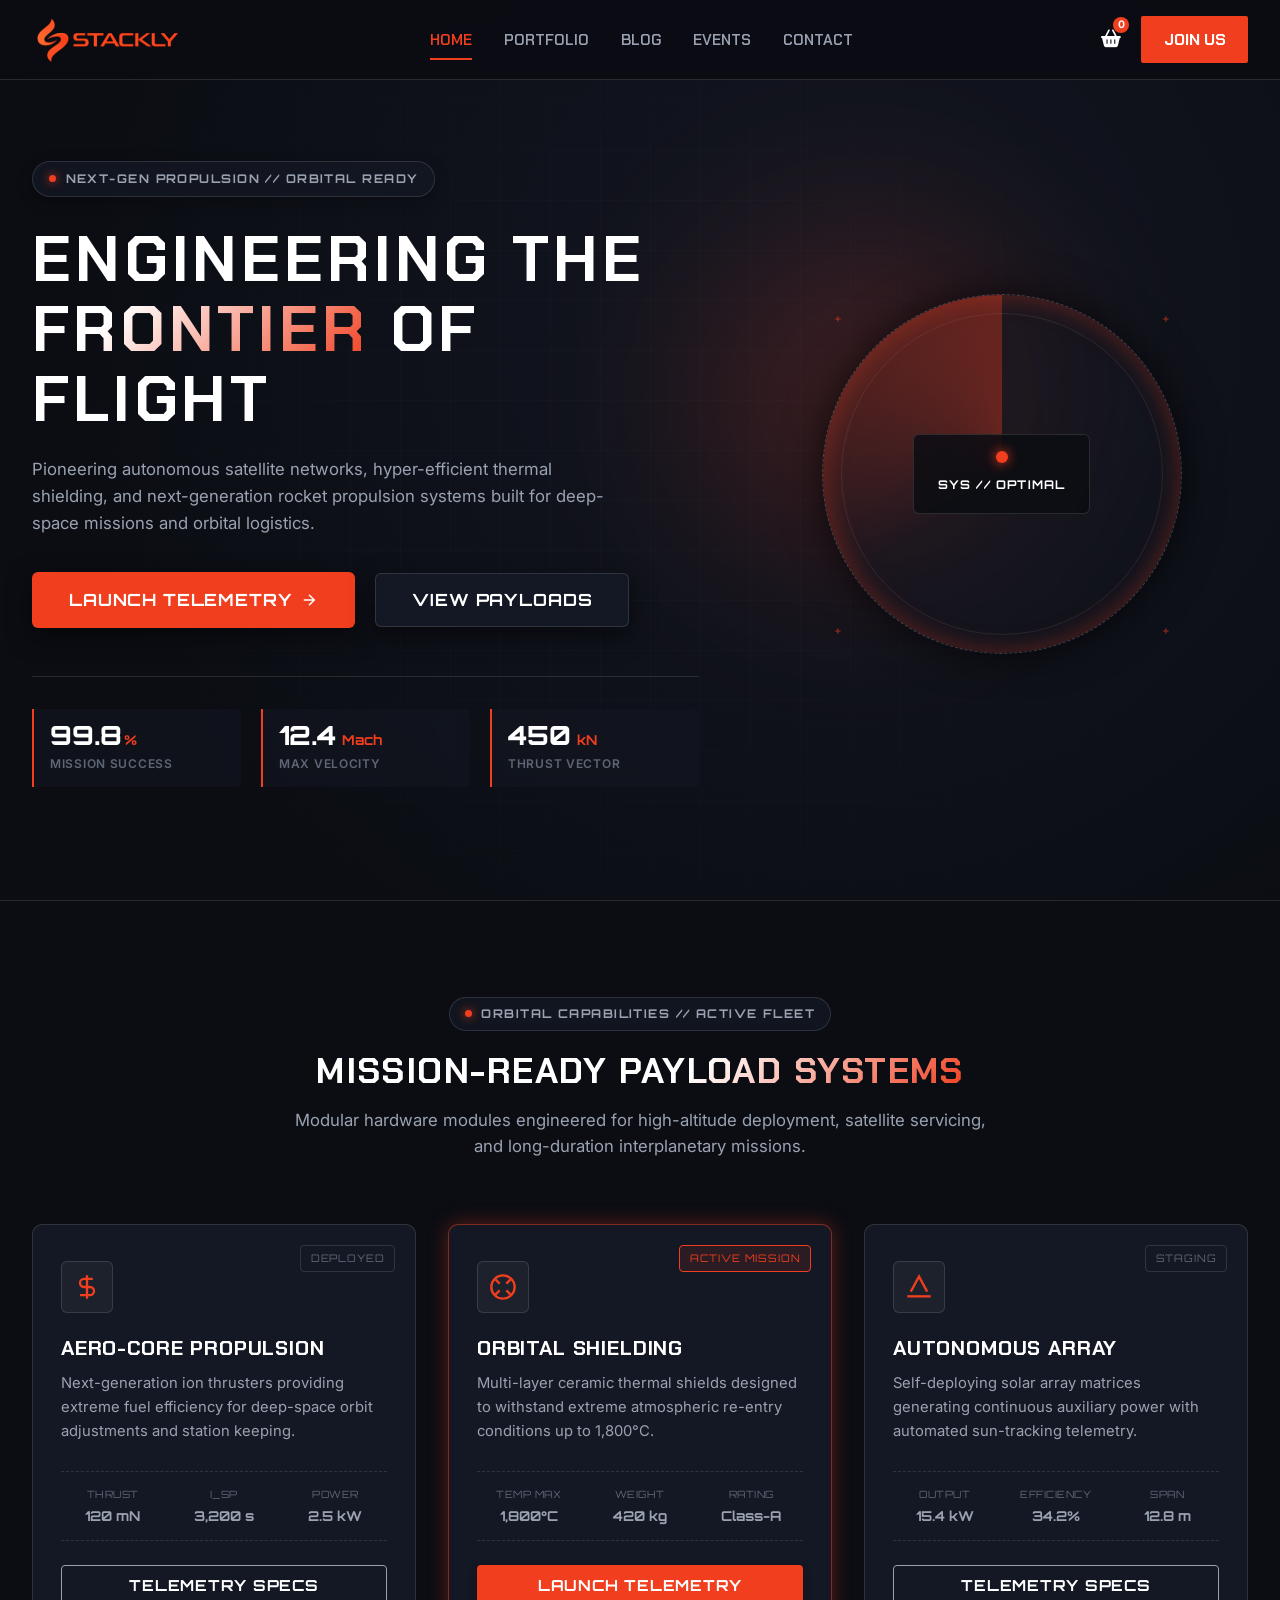
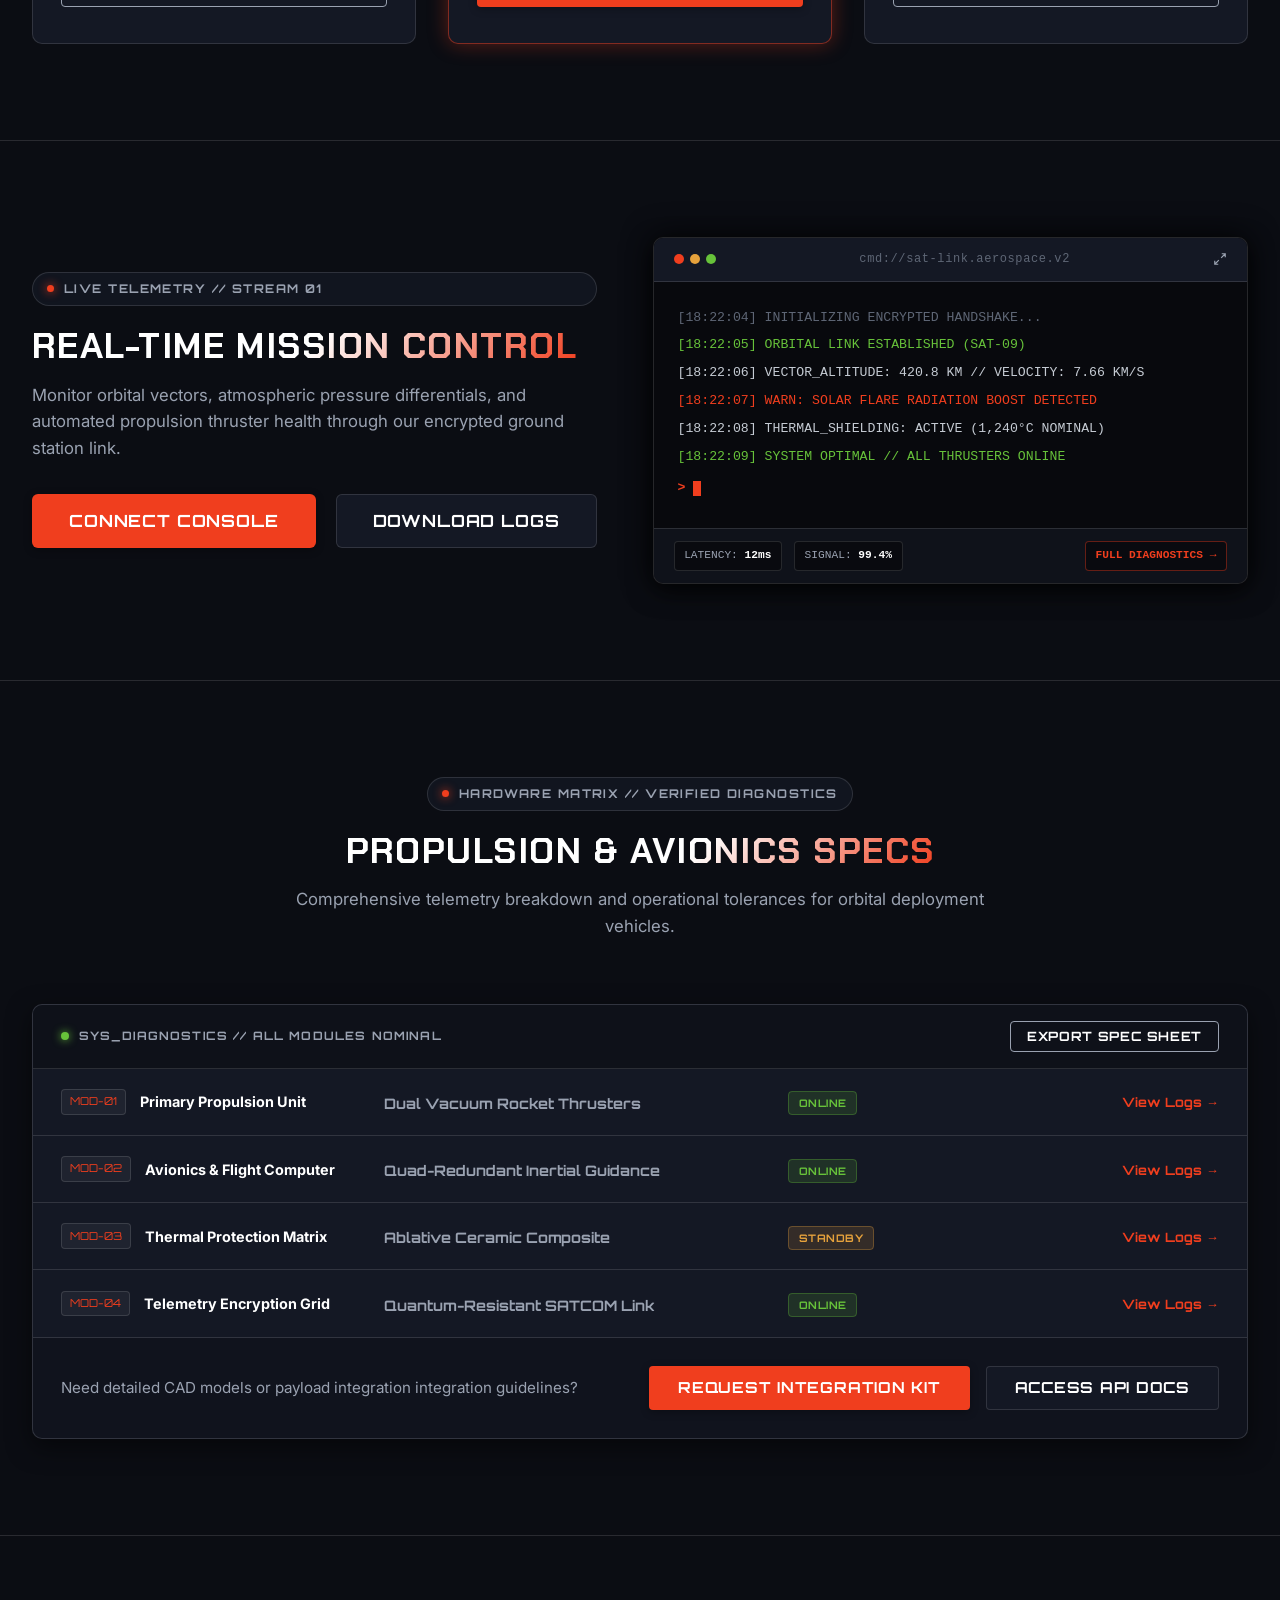
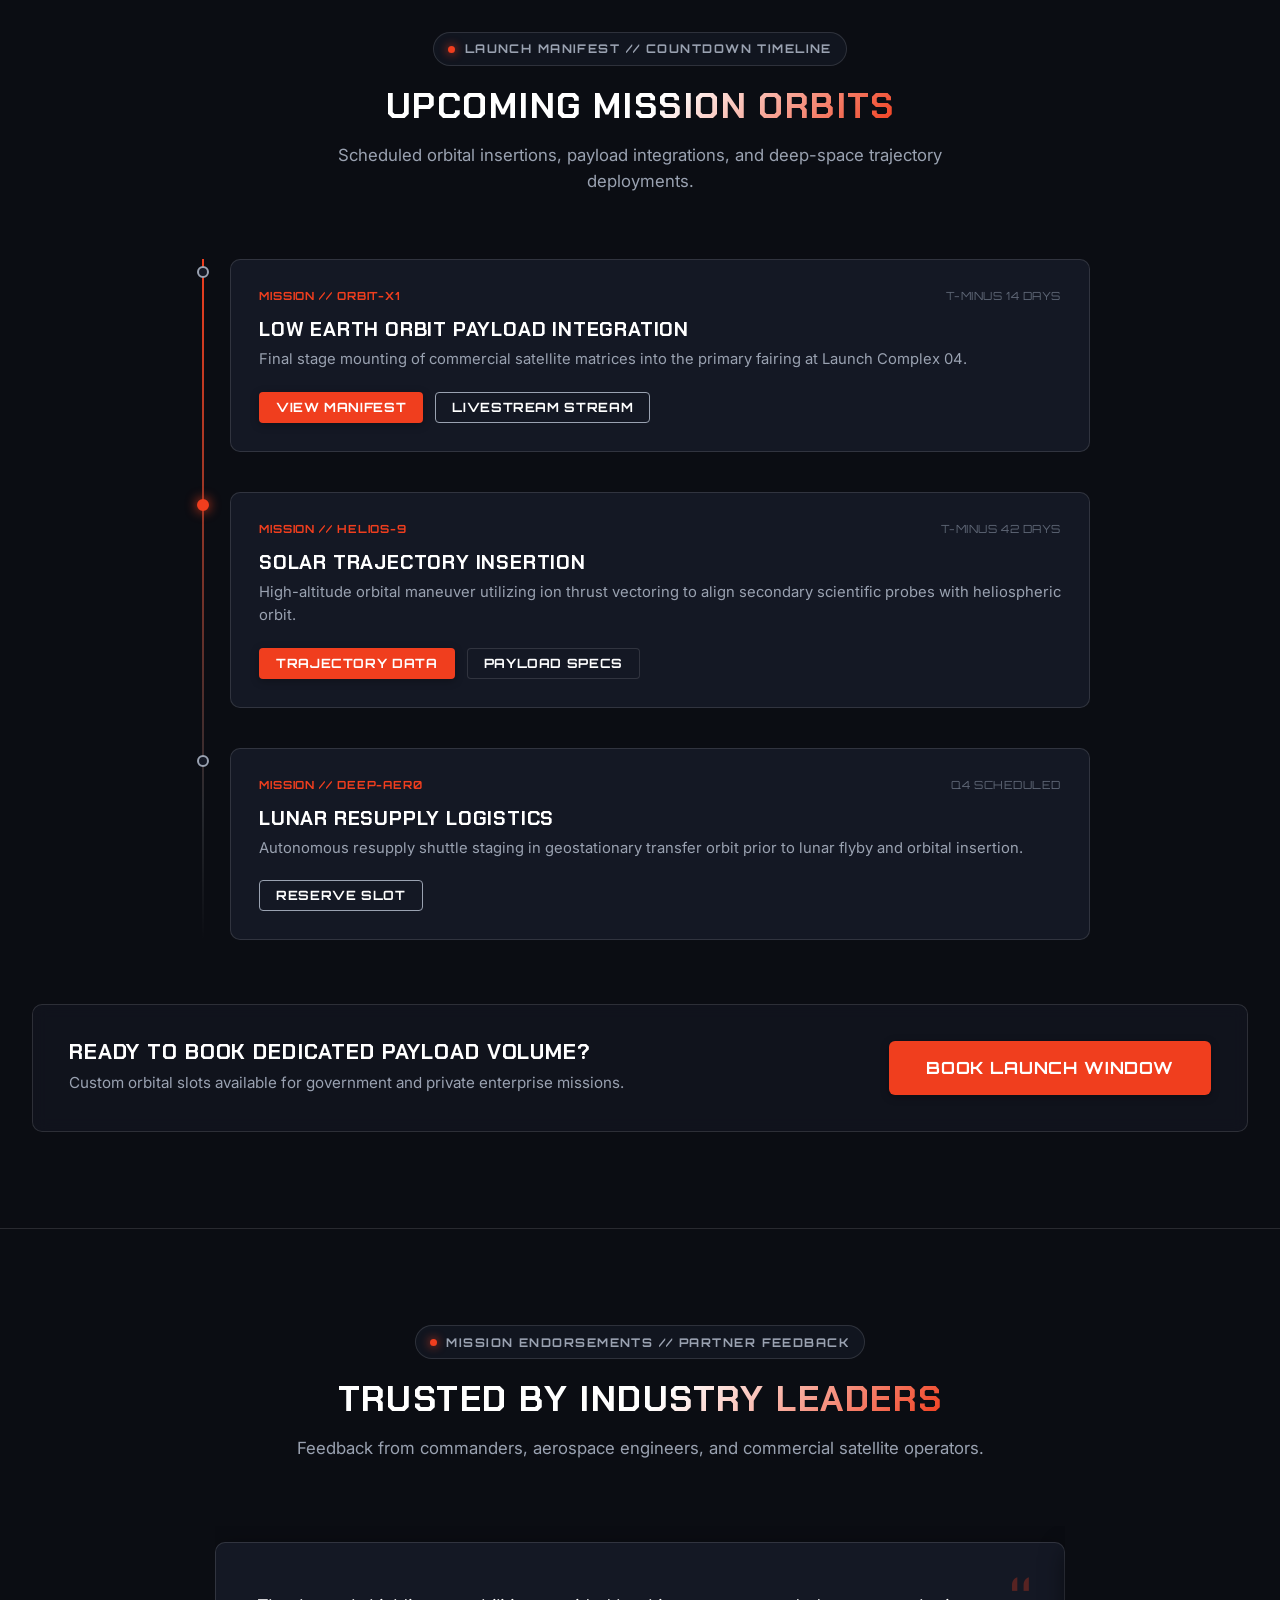
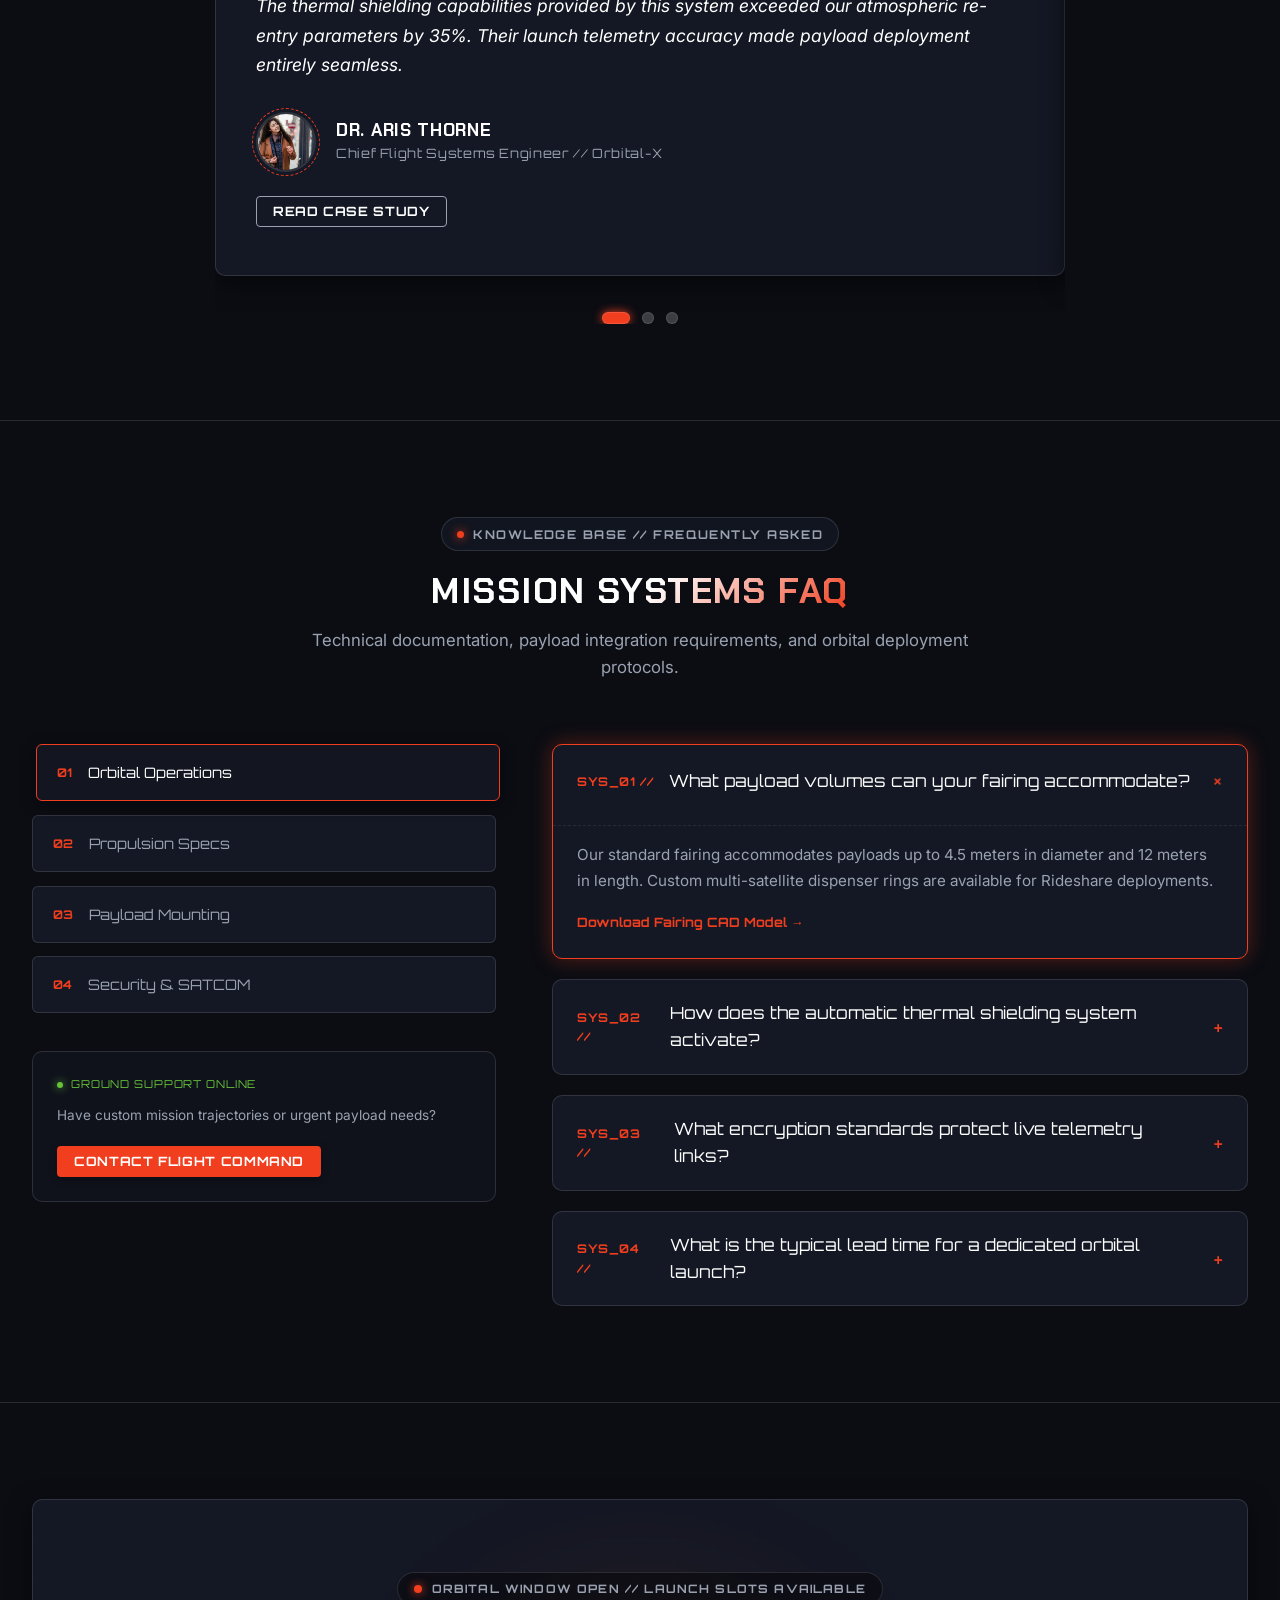
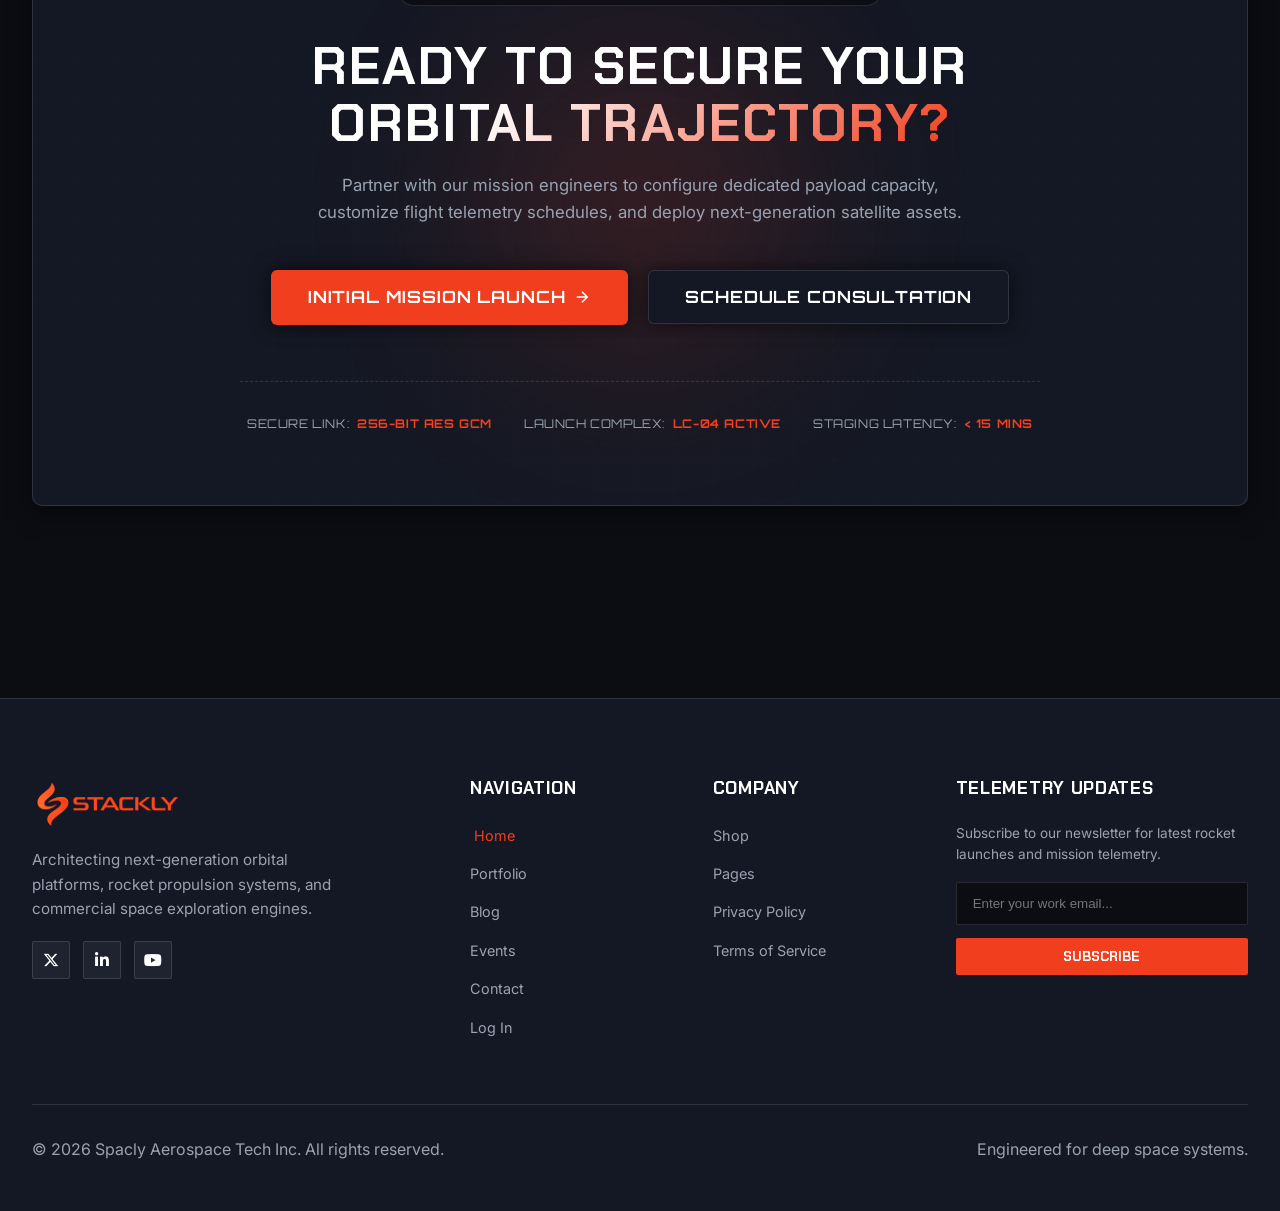
<file: index.html>
<!DOCTYPE html>
<html lang="en">

<head>
  <meta charset="UTF-8">
  <meta name="viewport" content="width=device-width, initial-scale=1.0">
  <title>Spacly - Aerospace</title>

  <link rel="preconnect" href="https://fonts.googleapis.com">
  <link rel="preconnect" href="https://fonts.gstatic.com" crossorigin>
  <link
    href="https://fonts.googleapis.com/css2?family=Chakra+Petch:wght@600;700&family=Inter:wght@400;500;600&display=swap"
    rel="stylesheet">
  <link rel="stylesheet" href="https://cdnjs.cloudflare.com/ajax/libs/font-awesome/6.5.1/css/all.min.css" />
  <link rel="stylesheet" href="https://unpkg.com/aos@next/dist/aos.css" />


  <link rel="stylesheet" href="root.css">
  <link rel="icon" href="./assets/bg remove.webp">
  <link rel="stylesheet" href="style.css">
</head>

<body>

  <header class="header" data-aos="fade-down">
    <div class="container header-container">
      <a href="index.html" class="logo">
        <img src="./assets/orange.webp" alt="logo" width="150px" height="50px">
      </a>

      <nav class="nav-menu" id="navMenu">
        <div class="mobile-nav-header">
          <a href="index.html" class="logo">
            <img src="./assets/orange.webp" alt="logo" width="150px" height="50px">
          </a>
        </div>

        <ul class="nav-list">
          <li><a href="index.html" class="nav-link">Home</a></li>
          <li><a href="port.html" class="nav-link">Portfolio</a></li>
          <li><a href="blog.html" class="nav-link">Blog</a></li>
          <li><a href="event.html" class="nav-link">Events</a></li>
          <li><a href="contact.html" class="nav-link">Contact</a></li>
        </ul>

        <div class="mobile-nav-footer">
          <a href="auth.html" class="btn-join mobile-join-btn">Join Us</a>
        </div>
      </nav>

      <div class="header-actions">
        <a href="error.html" class="action-icon">
          <i class="fa-solid fa-basket-shopping"></i>
          <span class="cart-badge">0</span>
        </a>
        <!-- <button class="action-icon"><i class="fa-solid fa-magnifying-glass"></i></button> -->
        <a href="auth.html" class="btn-join desktop-join-btn">Join Us</a>

        <button class="hamburger" id="hamburgerBtn" aria-label="Toggle Menu">
          <span class="bar"></span>
          <span class="bar"></span>
          <span class="bar"></span>
        </button>
      </div>
    </div>
  </header>






  <!-- ==========================================================================
   Aerospace Hero Section
   ========================================================================== -->
  <section class="hero-aerospace">
    <!-- Interactive Ambient Background -->
    <div class="hero-bg-overlay"></div>
    <div class="hero-grid-pattern"></div>
    <div class="hero-radar-glow"></div>

    <div class="container hero-container">

      <!-- Hero Left / Content Block -->
      <div class="hero-content">
        <div class="hero-badge">
          <span class="badge-dot"></span>
          <span class="badge-text">NEXT-GEN PROPULSION // ORBITAL READY</span>
        </div>

        <h1 class="hero-title">
          ENGINEERING THE <span class="text-gradient">FRONTIER</span> OF FLIGHT
        </h1>

        <p class="hero-description">
          Pioneering autonomous satellite networks, hyper-efficient thermal shielding, and next-generation rocket
          propulsion systems built for deep-space missions and orbital logistics.
        </p>

        <!-- Primary Actions -->
        <div class="hero-actions">
          <a href="error.html" class="btn btn-primary btn-lg hero-btn">
            <span>Launch Telemetry</span>
            <svg class="btn-icon" width="18" height="18" viewBox="0 0 24 24" fill="none" stroke="currentColor"
              stroke-width="2">
              <path d="M5 12h14M12 5l7 7-7 7" />
            </svg>
          </a>
          <a href="error.html" class="btn btn-secondary btn-lg hero-btn">
            <span>View Payloads</span>
          </a>
        </div>

        <!-- Live Telemetry Readouts -->
        <div class="hero-stats-grid">
          <div class="stat-card">
            <div class="stat-value">99.8<span class="stat-unit">%</span></div>
            <div class="stat-label">Mission Success</div>
          </div>
          <div class="stat-card">
            <div class="stat-value">12.4<span class="stat-unit"> Mach</span></div>
            <div class="stat-label">Max Velocity</div>
          </div>
          <div class="stat-card">
            <div class="stat-value">450<span class="stat-unit"> kN</span></div>
            <div class="stat-label">Thrust Vector</div>
          </div>
        </div>
      </div>

      <!-- Hero Right / Visual Radar Target Unit -->
      <div class="hero-visual">
        <div class="hud-target-ring">
          <div class="radar-sweep"></div>
          <div class="hud-core">
            <div class="core-node"></div>
            <span class="hud-readout">SYS // OPTIMAL</span>
          </div>

          <!-- Target Marker Accents -->
          <div class="hud-marker marker-tl">+</div>
          <div class="hud-marker marker-tr">+</div>
          <div class="hud-marker marker-bl">+</div>
          <div class="hud-marker marker-br">+</div>
        </div>
      </div>

    </div>
  </section>






  <!-- ==========================================================================
   Aerospace Payloads & Capabilities Section
   ========================================================================== -->
  <section class="payloads-section" id="payload">
    <div class="container">

      <!-- Section Heading Block -->
      <div class="section-header">
        <div class="header-badge">
          <span class="badge-dot"></span>
          <span class="badge-text">ORBITAL CAPABILITIES // ACTIVE FLEET</span>
        </div>
        <h2 class="section-title">
          MISSION-READY <span class="text-gradient">PAYLOAD SYSTEMS</span>
        </h2>
        <p class="section-description">
          Modular hardware modules engineered for high-altitude deployment, satellite servicing, and long-duration
          interplanetary missions.
        </p>
      </div>

      <!-- Payloads Grid -->
      <div class="payloads-grid">

        <!-- Card 1 -->
        <div class="payload-card">
          <div class="card-status">DEPLOYED</div>
          <div class="card-icon">
            <svg width="28" height="28" viewBox="0 0 24 24" fill="none" stroke="currentColor" stroke-width="2">
              <path d="M12 2v20M17 5H9.5a3.5 3.5 0 0 0 0 7h5a3.5 3.5 0 0 1 0 7H6" />
            </svg>
          </div>
          <h3 class="card-title">Aero-Core Propulsion</h3>
          <p class="card-text">
            Next-generation ion thrusters providing extreme fuel efficiency for deep-space orbit adjustments and station
            keeping.
          </p>
          <div class="card-specs">
            <div class="spec-item"><span class="spec-label">THRUST</span><span class="spec-val">120 mN</span></div>
            <div class="spec-item"><span class="spec-label">I_SP</span><span class="spec-val">3,200 s</span></div>
            <div class="spec-item"><span class="spec-label">POWER</span><span class="spec-val">2.5 kW</span></div>
          </div>
          <a href="error.html" class="btn btn-outline btn-card">
            <span>Telemetry Specs</span>
          </a>
        </div>

        <!-- Card 2 -->
        <div class="payload-card active-card">
          <div class="card-status status-active">ACTIVE MISSION</div>
          <div class="card-icon">
            <svg width="28" height="28" viewBox="0 0 24 24" fill="none" stroke="currentColor" stroke-width="2">
              <circle cx="12" cy="12" r="10" />
              <path d="m4.93 4.93 4.24 4.24" />
              <path d="m14.83 9.17 4.24-4.24" />
              <path d="m14.83 14.83 4.24 4.24" />
              <path d="m9.17 14.83-4.24 4.24" />
            </svg>
          </div>
          <h3 class="card-title">Orbital Shielding</h3>
          <p class="card-text">
            Multi-layer ceramic thermal shields designed to withstand extreme atmospheric re-entry conditions up to
            1,800°C.
          </p>
          <div class="card-specs">
            <div class="spec-item"><span class="spec-label">TEMP MAX</span><span class="spec-val">1,800°C</span></div>
            <div class="spec-item"><span class="spec-label">WEIGHT</span><span class="spec-val">420 kg</span></div>
            <div class="spec-item"><span class="spec-label">RATING</span><span class="spec-val">Class-A</span></div>
          </div>
          <a href="error.html" class="btn btn-primary btn-card">
            <span>Launch Telemetry</span>
          </a>
        </div>

        <!-- Card 3 -->
        <div class="payload-card">
          <div class="card-status">STAGING</div>
          <div class="card-icon">
            <svg width="28" height="28" viewBox="0 0 24 24" fill="none" stroke="currentColor" stroke-width="2">
              <path d="M2 20h20" />
              <path d="m5 16 7-13 7 13" />
            </svg>
          </div>
          <h3 class="card-title">Autonomous Array</h3>
          <p class="card-text">
            Self-deploying solar array matrices generating continuous auxiliary power with automated sun-tracking
            telemetry.
          </p>
          <div class="card-specs">
            <div class="spec-item"><span class="spec-label">OUTPUT</span><span class="spec-val">15.4 kW</span></div>
            <div class="spec-item"><span class="spec-label">EFFICIENCY</span><span class="spec-val">34.2%</span></div>
            <div class="spec-item"><span class="spec-label">SPAN</span><span class="spec-val">12.8 m</span></div>
          </div>
          <a href="error.html" class="btn btn-outline btn-card">
            <span>Telemetry Specs</span>
          </a>
        </div>

      </div>

    </div>
  </section>





  <!-- ==========================================================================
   Mission Control & Live Telemetry Terminal Section
   ========================================================================== -->
  <section class="terminal-section" id="telemetry">
    <div class="container">

      <div class="terminal-grid">

        <!-- Left Info Block -->
        <div class="terminal-info">
          <div class="header-badge">
            <span class="badge-dot"></span>
            <span class="badge-text">LIVE TELEMETRY // STREAM 01</span>
          </div>
          <h2 class="section-title">
            REAL-TIME <span class="text-gradient">MISSION CONTROL</span>
          </h2>
          <p class="section-description">
            Monitor orbital vectors, atmospheric pressure differentials, and automated propulsion thruster health
            through our encrypted ground station link.
          </p>

          <!-- Command Buttons linking to error.html -->
          <div class="terminal-actions">
            <a href="error.html" class="btn btn-primary btn-lg">
              <span>Connect Console</span>
            </a>
            <a href="error.html" class="btn btn-secondary btn-lg">
              <span>Download Logs</span>
            </a>
          </div>
        </div>

        <!-- Right HUD Terminal Console Display -->
        <div class="terminal-console">

          <!-- Terminal Header Bar -->
          <div class="console-header">
            <div class="console-dots">
              <span class="dot dot-red"></span>
              <span class="dot dot-yellow"></span>
              <span class="dot dot-green"></span>
            </div>
            <span class="console-title">cmd://sat-link.aerospace.v2</span>
            <a href="error.html" class="console-link-btn" title="Expand Terminal">
              <svg width="14" height="14" viewBox="0 0 24 24" fill="none" stroke="currentColor" stroke-width="2">
                <path d="M15 3h6v6M9 21H3v-6M21 3l-7 7M3 21l7-7" />
              </svg>
            </a>
          </div>

          <!-- Terminal Output Screen -->
          <div class="console-body">
            <div class="console-line text-muted">[18:22:04] INITIALIZING ENCRYPTED HANDSHAKE...</div>
            <div class="console-line text-success">[18:22:05] ORBITAL LINK ESTABLISHED (SAT-09)</div>
            <div class="console-line">[18:22:06] VECTOR_ALTITUDE: 420.8 KM // VELOCITY: 7.66 KM/S</div>
            <div class="console-line text-accent">[18:22:07] WARN: SOLAR FLARE RADIATION BOOST DETECTED</div>
            <div class="console-line">[18:22:08] THERMAL_SHIELDING: ACTIVE (1,240°C NOMINAL)</div>
            <div class="console-line text-success">[18:22:09] SYSTEM OPTIMAL // ALL THRUSTERS ONLINE</div>
            <div class="console-line console-prompt">
              <span class="prompt-symbol">></span> <span class="typing-cursor"></span>
            </div>
          </div>

          <!-- Terminal Footer Quick Controls linking to error.html -->
          <div class="console-footer">
            <a href="error.html" class="hud-pill">
              <span class="pill-label">LATENCY:</span> <span class="pill-val">12ms</span>
            </a>
            <a href="error.html" class="hud-pill">
              <span class="pill-label">SIGNAL:</span> <span class="pill-val">99.4%</span>
            </a>
            <a href="error.html" class="hud-pill pill-action">
              <span>FULL DIAGNOSTICS &rarr;</span>
            </a>
          </div>

        </div>

      </div>

    </div>
  </section>







  <!-- ==========================================================================
   Aerospace Specifications & System Diagnostics Matrix
   ========================================================================== -->
  <section class="specs-section" id="specs">
    <div class="container">

      <!-- Section Header Block -->
      <div class="section-header">
        <div class="header-badge">
          <span class="badge-dot"></span>
          <span class="badge-text">HARDWARE MATRIX // VERIFIED DIAGNOSTICS</span>
        </div>
        <h2 class="section-title">
          PROPULSION & <span class="text-gradient">AVIONICS SPECS</span>
        </h2>
        <p class="section-description">
          Comprehensive telemetry breakdown and operational tolerances for orbital deployment vehicles.
        </p>
      </div>

      <!-- Interactive Specs Table / Matrix Layout -->
      <div class="specs-card-wrapper">

        <!-- Top Diagnostic Bar -->
        <div class="specs-toolbar">
          <div class="toolbar-status">
            <span class="status-dot"></span>
            <span class="status-label">SYS_DIAGNOSTICS // ALL MODULES NOMINAL</span>
          </div>
          <a href="error.html" class="btn btn-outline btn-sm toolbar-btn">
            <span>Export Spec Sheet</span>
          </a>
        </div>

        <!-- Specs Data Grid -->
        <div class="specs-table">

          <!-- Row 1 -->
          <div class="specs-row">
            <div class="spec-col spec-name">
              <span class="spec-id">MOD-01</span>
              <strong>Primary Propulsion Unit</strong>
            </div>
            <div class="spec-col spec-val">Dual Vacuum Rocket Thrusters</div>
            <div class="spec-col spec-status">
              <span class="status-tag status-online">ONLINE</span>
            </div>
            <div class="spec-col spec-action">
              <a href="error.html" class="spec-link">View Logs &rarr;</a>
            </div>
          </div>

          <!-- Row 2 -->
          <div class="specs-row">
            <div class="spec-col spec-name">
              <span class="spec-id">MOD-02</span>
              <strong>Avionics & Flight Computer</strong>
            </div>
            <div class="spec-col spec-val">Quad-Redundant Inertial Guidance</div>
            <div class="spec-col spec-status">
              <span class="status-tag status-online">ONLINE</span>
            </div>
            <div class="spec-col spec-action">
              <a href="error.html" class="spec-link">View Logs &rarr;</a>
            </div>
          </div>

          <!-- Row 3 -->
          <div class="specs-row">
            <div class="spec-col spec-name">
              <span class="spec-id">MOD-03</span>
              <strong>Thermal Protection Matrix</strong>
            </div>
            <div class="spec-col spec-val">Ablative Ceramic Composite</div>
            <div class="spec-col spec-status">
              <span class="status-tag status-standby">STANDBY</span>
            </div>
            <div class="spec-col spec-action">
              <a href="error.html" class="spec-link">View Logs &rarr;</a>
            </div>
          </div>

          <!-- Row 4 -->
          <div class="specs-row">
            <div class="spec-col spec-name">
              <span class="spec-id">MOD-04</span>
              <strong>Telemetry Encryption Grid</strong>
            </div>
            <div class="spec-col spec-val">Quantum-Resistant SATCOM Link</div>
            <div class="spec-col spec-status">
              <span class="status-tag status-online">ONLINE</span>
            </div>
            <div class="spec-col spec-action">
              <a href="error.html" class="spec-link">View Logs &rarr;</a>
            </div>
          </div>

        </div>

        <!-- Specs Footer Action Banner -->
        <div class="specs-footer">
          <p class="specs-footer-text">
            Need detailed CAD models or payload integration integration guidelines?
          </p>
          <div class="specs-footer-actions">
            <a href="error.html" class="btn btn-primary">
              <span>Request Integration Kit</span>
            </a>
            <a href="error.html" class="btn btn-secondary">
              <span>Access API Docs</span>
            </a>
          </div>
        </div>

      </div>

    </div>
  </section>






  <!-- ==========================================================================
   Mission Launch & Deployment Timeline Section
   ========================================================================== -->
  <section class="timeline-section" id="launch-schedule">
    <div class="container">

      <!-- Section Header Block -->
      <div class="section-header">
        <div class="header-badge">
          <span class="badge-dot"></span>
          <span class="badge-text">LAUNCH MANIFEST // COUNTDOWN TIMELINE</span>
        </div>
        <h2 class="section-title">
          UPCOMING <span class="text-gradient">MISSION ORBITS</span>
        </h2>
        <p class="section-description">
          Scheduled orbital insertions, payload integrations, and deep-space trajectory deployments.
        </p>
      </div>

      <!-- Timeline Wrapper -->
      <div class="timeline-container">

        <!-- Item 1 -->
        <div class="timeline-item">
          <div class="timeline-marker">
            <span class="marker-node"></span>
          </div>
          <div class="timeline-content">
            <div class="timeline-meta">
              <span class="mission-id">MISSION // ORBIT-X1</span>
              <span class="mission-date">T-MINUS 14 DAYS</span>
            </div>
            <h3 class="timeline-title">Low Earth Orbit Payload Integration</h3>
            <p class="timeline-text">
              Final stage mounting of commercial satellite matrices into the primary fairing at Launch Complex 04.
            </p>
            <div class="timeline-actions">
              <a href="error.html" class="btn btn-primary btn-sm">
                <span>View Manifest</span>
              </a>
              <a href="error.html" class="btn btn-outline btn-sm">
                <span>Livestream Stream</span>
              </a>
            </div>
          </div>
        </div>

        <!-- Item 2 -->
        <div class="timeline-item item-active">
          <div class="timeline-marker">
            <span class="marker-node active-node"></span>
          </div>
          <div class="timeline-content">
            <div class="timeline-meta">
              <span class="mission-id">MISSION // HELIOS-9</span>
              <span class="mission-date">T-MINUS 42 DAYS</span>
            </div>
            <h3 class="timeline-title">Solar Trajectory Insertion</h3>
            <p class="timeline-text">
              High-altitude orbital maneuver utilizing ion thrust vectoring to align secondary scientific probes with
              heliospheric orbit.
            </p>
            <div class="timeline-actions">
              <a href="error.html" class="btn btn-primary btn-sm">
                <span>Trajectory Data</span>
              </a>
              <a href="error.html" class="btn btn-secondary btn-sm">
                <span>Payload Specs</span>
              </a>
            </div>
          </div>
        </div>

        <!-- Item 3 -->
        <div class="timeline-item">
          <div class="timeline-marker">
            <span class="marker-node"></span>
          </div>
          <div class="timeline-content">
            <div class="timeline-meta">
              <span class="mission-id">MISSION // DEEP-AER0</span>
              <span class="mission-date">Q4 SCHEDULED</span>
            </div>
            <h3 class="timeline-title">Lunar Resupply Logistics</h3>
            <p class="timeline-text">
              Autonomous resupply shuttle staging in geostationary transfer orbit prior to lunar flyby and orbital
              insertion.
            </p>
            <div class="timeline-actions">
              <a href="error.html" class="btn btn-outline btn-sm">
                <span>Reserve Slot</span>
              </a>
            </div>
          </div>
        </div>

      </div>

      <!-- Section CTA Banner -->
      <div class="timeline-cta-banner">
        <div class="cta-text">
          <h3>Ready to book dedicated payload volume?</h3>
          <p>Custom orbital slots available for government and private enterprise missions.</p>
        </div>
        <a href="error.html" class="btn btn-primary btn-lg">
          <span>Book Launch Window</span>
        </a>
      </div>

    </div>
  </section>







  <!-- ==========================================================================
   Aerospace Testimonials & Endorsements Section (Auto-Rotating)
   ========================================================================== -->
  <section class="testimonials-section" id="testimonials">
    <div class="container">

      <!-- Section Header Block -->
      <div class="section-header">
        <div class="header-badge">
          <span class="badge-dot"></span>
          <span class="badge-text">MISSION ENDORSEMENTS // PARTNER FEEDBACK</span>
        </div>
        <h2 class="section-title">
          TRUSTED BY <span class="text-gradient">INDUSTRY LEADERS</span>
        </h2>
        <p class="section-description">
          Feedback from commanders, aerospace engineers, and commercial satellite operators.
        </p>
      </div>

      <!-- Auto-Sliding Carousel Wrapper -->
      <div class="testimonial-slider">

        <!-- Hidden Radio Controls for CSS Auto-Rotation -->
        <input type="radio" name="testimonial-slide" id="slide-1" checked>
        <input type="radio" name="testimonial-slide" id="slide-2">
        <input type="radio" name="testimonial-slide" id="slide-3">

        <!-- Testimonials Container Track -->
        <div class="testimonial-track">

          <!-- Card 1 -->
          <div class="testimonial-card">
            <div class="card-quote-icon">“</div>
            <p class="testimonial-text">
              The thermal shielding capabilities provided by this system exceeded our atmospheric re-entry parameters by
              35%. Their launch telemetry accuracy made payload deployment entirely seamless.
            </p>
            <div class="client-profile">
              <div class="client-avatar-wrapper">
                <img src="./assets/round 1.webp"
                  alt="Dr. Aris Thorne" class="client-avatar">
                <span class="avatar-hud-ring"></span>
              </div>
              <div class="client-info">
                <h3 class="client-name">Dr. Aris Thorne</h3>
                <p class="client-role">Chief Flight Systems Engineer // Orbital-X</p>
              </div>
            </div>
            <a href="error.html" class="btn btn-outline btn-sm testimonial-btn">
              <span>Read Case Study</span>
            </a>
          </div>

          <!-- Card 2 -->
          <div class="testimonial-card">
            <div class="card-quote-icon">“</div>
            <p class="testimonial-text">
              Integrating their ion propulsion matrix into our low-Earth orbit satellite constellation cut our
              station-keeping fuel consumption in half. Outstanding engineering precision.
            </p>
            <div class="client-profile">
              <div class="client-avatar-wrapper">
                <img src="./assets/m6.webp"
                  alt="Commander David Vance" class="client-avatar">
                <span class="avatar-hud-ring"></span>
              </div>
              <div class="client-info">
                <h3 class="client-name">Cmdr. David Vance</h3>
                <p class="client-role">Payload Operations Lead // Helios Space</p>
              </div>
            </div>
            <a href="error.html" class="btn btn-outline btn-sm testimonial-btn">
              <span>Read Case Study</span>
            </a>
          </div>

          <!-- Card 3 -->
          <div class="testimonial-card">
            <div class="card-quote-icon">“</div>
            <p class="testimonial-text">
              Real-time telemetry stream integrity during launch staging was flawless. The encrypted ground control
              links provided total mission visibility when we needed it most.
            </p>
            <div class="client-profile">
              <div class="client-avatar-wrapper">
                <img src="./assets/round 5.webp"
                  alt="Elena Rostova" class="client-avatar">
                <span class="avatar-hud-ring"></span>
              </div>
              <div class="client-info">
                <h3 class="client-name">Elena Rostova</h3>
                <p class="client-role">VP of Avionics Infrastructure // DeepAero</p>
              </div>
            </div>
            <a href="error.html" class="btn btn-outline btn-sm testimonial-btn">
              <span>Read Case Study</span>
            </a>
          </div>

        </div>

        <!-- Navigation Dots (Active Indicators) -->
        <div class="slider-nav">
          <label for="slide-1" class="nav-dot"></label>
          <label for="slide-2" class="nav-dot"></label>
          <label for="slide-3" class="nav-dot"></label>
        </div>

      </div>

    </div>
  </section>






  <!-- ==========================================================================
   Aerospace FAQ & Knowledge Base Section
   ========================================================================== -->
  <section class="faq-section" id="faq">
    <div class="container">

      <!-- Section Header Block -->
      <div class="section-header">
        <div class="header-badge">
          <span class="badge-dot"></span>
          <span class="badge-text">KNOWLEDGE BASE // FREQUENTLY ASKED</span>
        </div>
        <h2 class="section-title">
          MISSION <span class="text-gradient">SYSTEMS FAQ</span>
        </h2>
        <p class="section-description">
          Technical documentation, payload integration requirements, and orbital deployment protocols.
        </p>
      </div>

      <div class="faq-layout">

        <!-- Category Selector Sidebar (Desktop HUD Design) -->
        <div class="faq-categories">
          <a href="error.html" class="category-btn active">
            <span class="category-icon">01</span>
            <span>Orbital Operations</span>
          </a>
          <a href="error.html" class="category-btn">
            <span class="category-icon">02</span>
            <span>Propulsion Specs</span>
          </a>
          <a href="error.html" class="category-btn">
            <span class="category-icon">03</span>
            <span>Payload Mounting</span>
          </a>
          <a href="error.html" class="category-btn">
            <span class="category-icon">04</span>
            <span>Security & SATCOM</span>
          </a>

          <!-- Quick Help HUD Box linking to error.html -->
          <div class="faq-support-card">
            <div class="support-status">
              <span class="status-indicator"></span>
              <span>GROUND SUPPORT ONLINE</span>
            </div>
            <p>Have custom mission trajectories or urgent payload needs?</p>
            <a href="error.html" class="btn btn-primary btn-sm">
              <span>Contact Flight Command</span>
            </a>
          </div>
        </div>

        <!-- FAQ Accordion List -->
        <div class="faq-accordion-container">

          <!-- Accordion Item 1 -->
          <details class="faq-item" open>
            <summary class="faq-question">
              <span class="question-meta">SYS_01 //</span>
              <span class="question-text">What payload volumes can your fairing accommodate?</span>
              <span class="accordion-icon">+</span>
            </summary>
            <div class="faq-answer">
              <p>
                Our standard fairing accommodates payloads up to 4.5 meters in diameter and 12 meters in length. Custom
                multi-satellite dispenser rings are available for Rideshare deployments.
              </p>
              <a href="error.html" class="faq-link">Download Fairing CAD Model &rarr;</a>
            </div>
          </details>

          <!-- Accordion Item 2 -->
          <details class="faq-item">
            <summary class="faq-question">
              <span class="question-meta">SYS_02 //</span>
              <span class="question-text">How does the automatic thermal shielding system activate?</span>
              <span class="accordion-icon">+</span>
            </summary>
            <div class="faq-answer">
              <p>
                Thermal protection is managed autonomously by onboard avionics. High-density ceramic ablative shields
                engage based on real-time atmospheric density and re-entry velocity sensors.
              </p>
              <a href="error.html" class="faq-link">Read Thermal Shielding Specs &rarr;</a>
            </div>
          </details>

          <!-- Accordion Item 3 -->
          <details class="faq-item">
            <summary class="faq-question">
              <span class="question-meta">SYS_03 //</span>
              <span class="question-text">What encryption standards protect live telemetry links?</span>
              <span class="accordion-icon">+</span>
            </summary>
            <div class="faq-answer">
              <p>
                All telemetry downlinks use quantum-resistant AES-256 GCM encryption protocols paired with multi-axis
                ground terminal handshakes to ensure total signal integrity.
              </p>
              <a href="error.html" class="faq-link">Access SATCOM Encryption Whitepaper &rarr;</a>
            </div>
          </details>

          <!-- Accordion Item 4 -->
          <details class="faq-item">
            <summary class="faq-question">
              <span class="question-meta">SYS_04 //</span>
              <span class="question-text">What is the typical lead time for a dedicated orbital launch?</span>
              <span class="accordion-icon">+</span>
            </summary>
            <div class="faq-answer">
              <p>
                Standard lead time for dedicated missions is 6 to 9 months from payload certification. Express launch
                slots are available for emergency satellite replacement missions within 60 days.
              </p>
              <a href="error.html" class="faq-link">View Express Staging Schedule &rarr;</a>
            </div>
          </details>

        </div>

      </div>

    </div>
  </section>







  <!-- ==========================================================================
   Aerospace Flight Command Call to Action (CTA) Section
   ========================================================================== -->
  <section class="cta-section" id="launch-control">
    <div class="container">

      <div class="cta-card">

        <!-- Ambient Radar Backlight & Grid Overlay -->
        <div class="cta-bg-glow"></div>
        <div class="cta-grid-overlay"></div>

        <!-- Content Container -->
        <div class="cta-content">

          <!-- Status Indicator -->
          <div class="cta-status">
            <span class="status-beacon"></span>
            <span class="status-label">ORBITAL WINDOW OPEN // LAUNCH SLOTS AVAILABLE</span>
          </div>

          <h2 class="cta-title">
            READY TO SECURE YOUR <span class="text-gradient">ORBITAL TRAJECTORY?</span>
          </h2>

          <p class="cta-description">
            Partner with our mission engineers to configure dedicated payload capacity, customize flight telemetry
            schedules, and deploy next-generation satellite assets.
          </p>

          <!-- Command Button Actions pointing to error.html -->
          <div class="cta-actions">
            <a href="error.html" class="btn btn-primary btn-lg cta-btn">
              <span>Initial Mission Launch</span>
              <svg class="btn-icon" width="18" height="18" viewBox="0 0 24 24" fill="none" stroke="currentColor"
                stroke-width="2">
                <path d="M5 12h14M12 5l7 7-7 7" />
              </svg>
            </a>
            <a href="error.html" class="btn btn-secondary btn-lg cta-btn">
              <span>Schedule Consultation</span>
            </a>
          </div>

          <!-- Telemetry Metadata Bar linking to error.html -->
          <div class="cta-telemetry">
            <a href="error.html" class="telemetry-node">
              <span class="node-label">SECURE LINK:</span>
              <span class="node-val">256-BIT AES GCM</span>
            </a>
            <a href="error.html" class="telemetry-node">
              <span class="node-label">LAUNCH COMPLEX:</span>
              <span class="node-val">LC-04 ACTIVE</span>
            </a>
            <a href="error.html" class="telemetry-node">
              <span class="node-label">STAGING LATENCY:</span>
              <span class="node-val">&lt; 15 MINS</span>
            </a>
          </div>

        </div>

      </div>

    </div>
  </section>






  <footer class="footer" data-aos="fade-up">
    <div class="container">
      <div class="footer-grid">

        <div class="footer-col-about">
          <a href="index.html" class="logo">
            <img src="./assets/orange.webp" alt="logo" width="150px" height="50px">

          </a>
          <p>Architecting next-generation orbital platforms, rocket propulsion systems, and commercial space exploration
            engines.</p>
          <div class="social-links">
            <a href="error.html"><i class="fa-brands fa-x-twitter"></i></a>
            <a href="error.html"><i class="fa-brands fa-linkedin-in"></i></a>
            <a href="error.html"><i class="fa-brands fa-youtube"></i></a>
          </div>
        </div>

        <div class="footer-col-links">
          <h4>Navigation</h4>
          <ul class="footer-menu">
            <li><a href="index.html" class="footer-link">Home</a></li>
            <li><a href="port.html" class="footer-link">Portfolio</a></li>
            <li><a href="blog.html" class="footer-link">Blog</a></li>
            <li><a href="event.html" class="footer-link">Events</a></li>
            <li><a href="contact.html" class="footer-link">Contact</a></li>
            <li><a href="auth.html" class="footer-link">Log In</a></li>
          </ul>
        </div>

        <div class="footer-col-links">
          <h4>Company</h4>
          <ul class="footer-menu">
            <li><a href="error.html" class="footer-link">Shop</a></li>
            <li><a href="error.html" class="footer-link">Pages</a></li>
            <li><a href="error.html" class="footer-link">Privacy Policy</a></li>
            <li><a href="error.html" class="footer-link">Terms of Service</a></li>
          </ul>
        </div>

        <div class="footer-col-newsletter">
          <h4>Telemetry Updates</h4>
          <p class="newsletter-desc">Subscribe to our newsletter for latest rocket launches and mission telemetry.</p>
          <form class="newsletter-form" action="error.html" method="GET">
            <input type="email" placeholder="Enter your work email..." class="newsletter-input" required>
            <button type="submit" class="btn-join btn-submit">Subscribe</button>
          </form>
        </div>

      </div>

      <div class="footer-bottom">
        <p>&copy; 2026 Spacly Aerospace Tech Inc. All rights reserved.</p>
        <p>Engineered for deep space systems.</p>
      </div>
    </div>
  </footer>

  <!-- Add right before closing </body> -->
  <script src="https://unpkg.com/aos@next/dist/aos.js"></script>
  <script>
    AOS.init({
      duration: 800,
      easing: 'cubic-bezier(0.16, 1, 0.3, 1)',
      once: true,
      offset: 50
    });
  </script>
  <script src="script.js"></script>
</body>

</html>
</file>
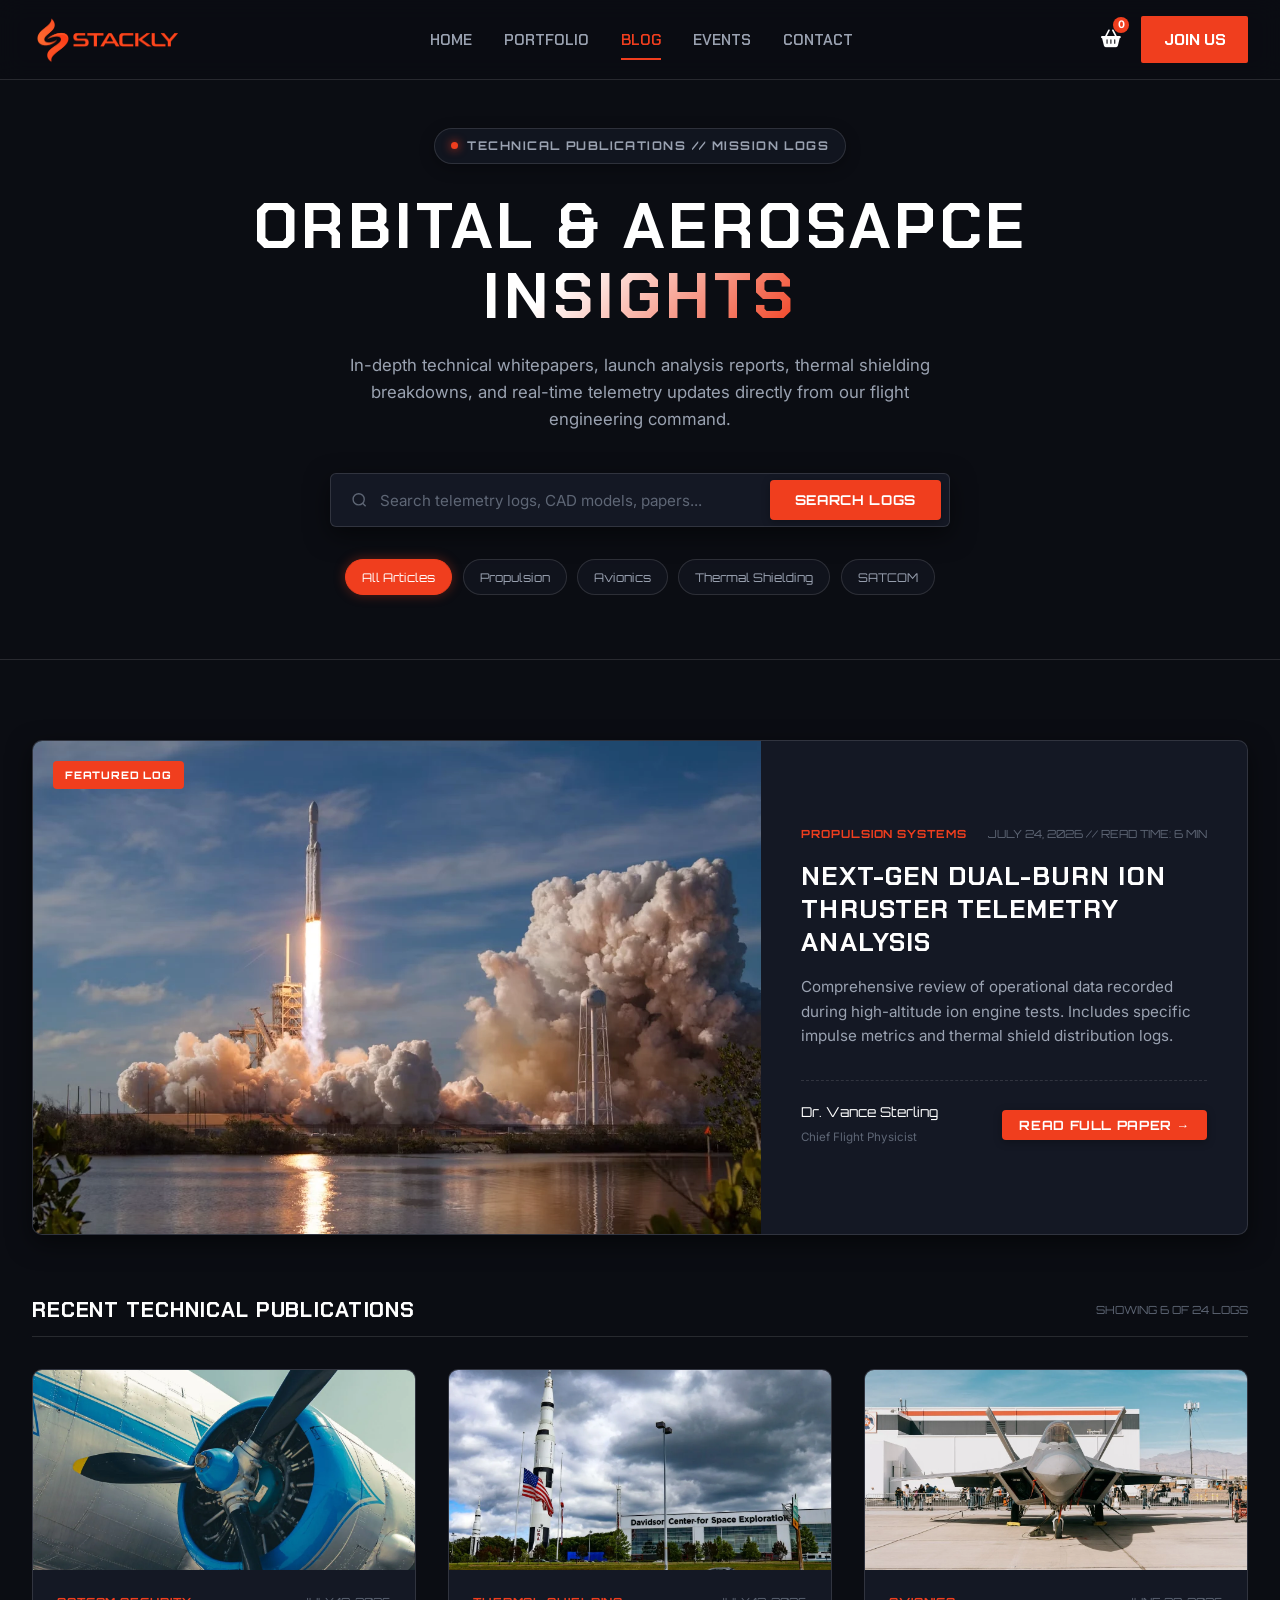
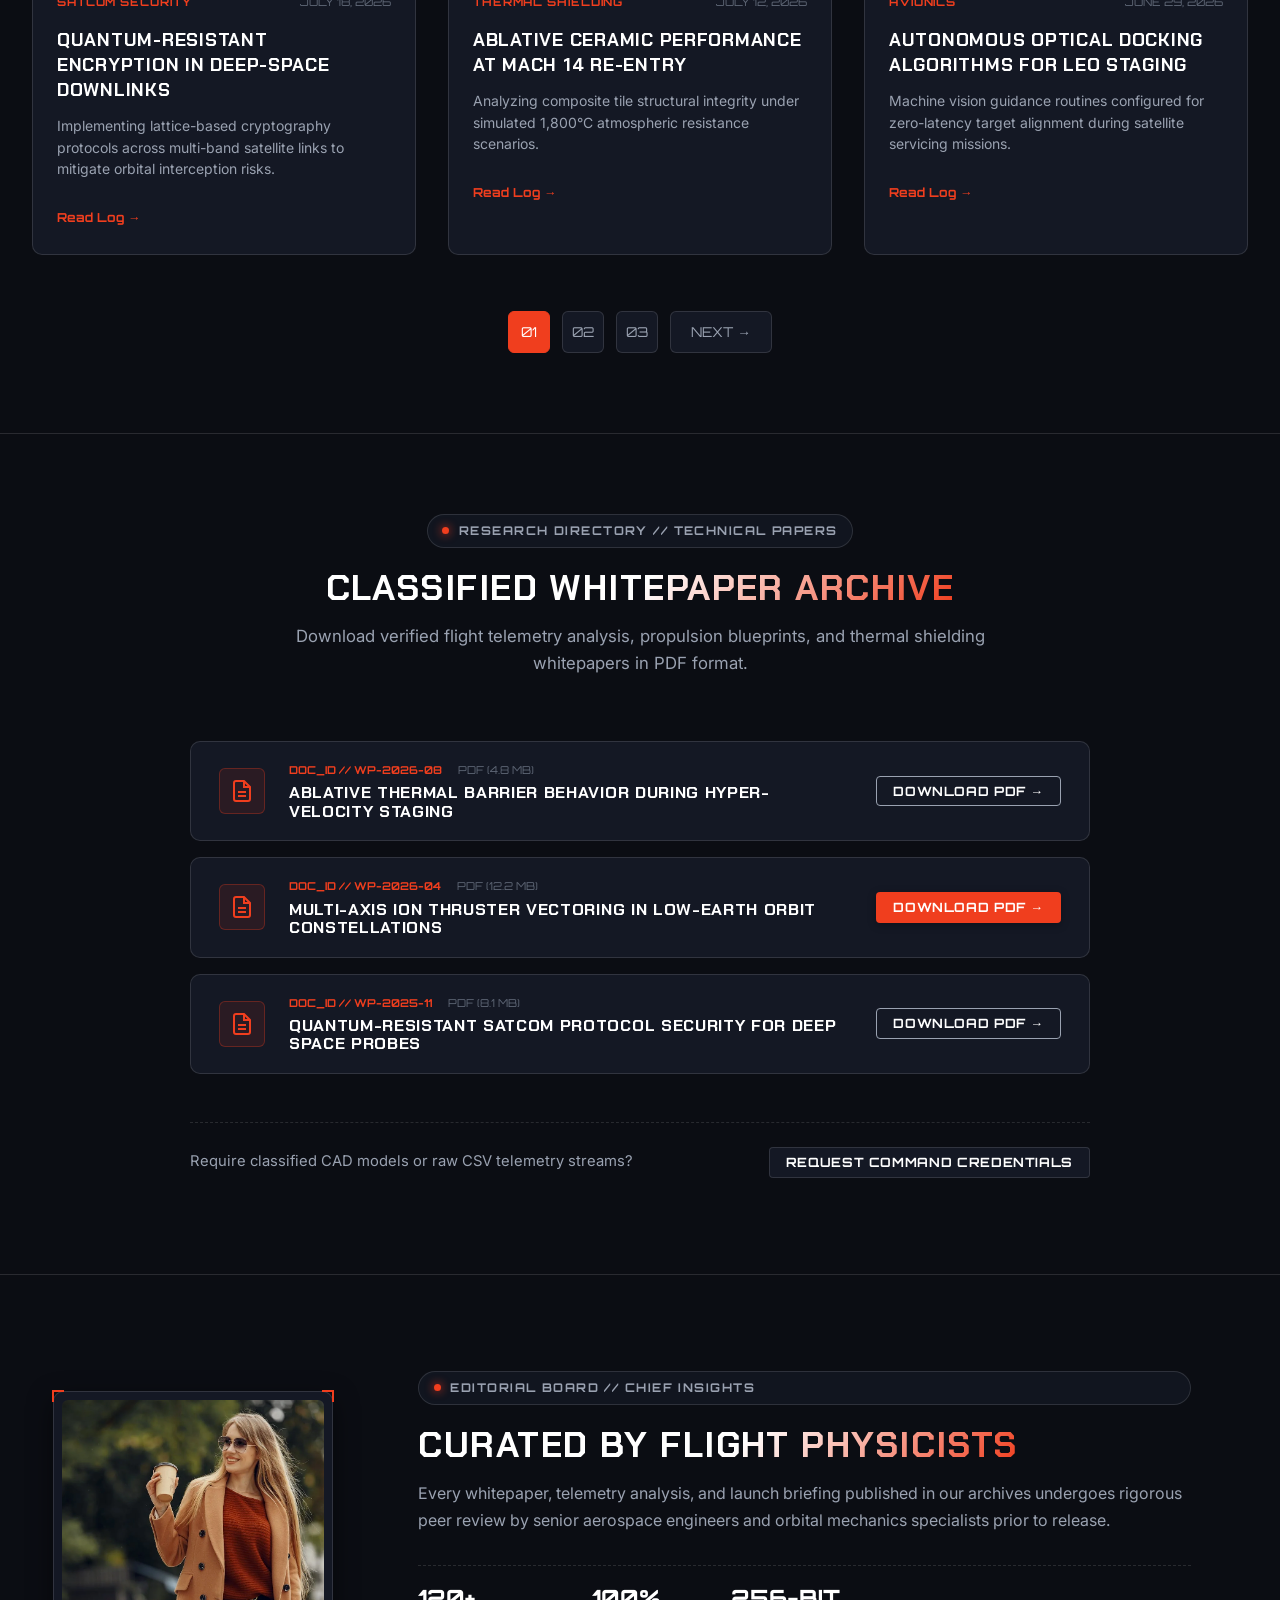
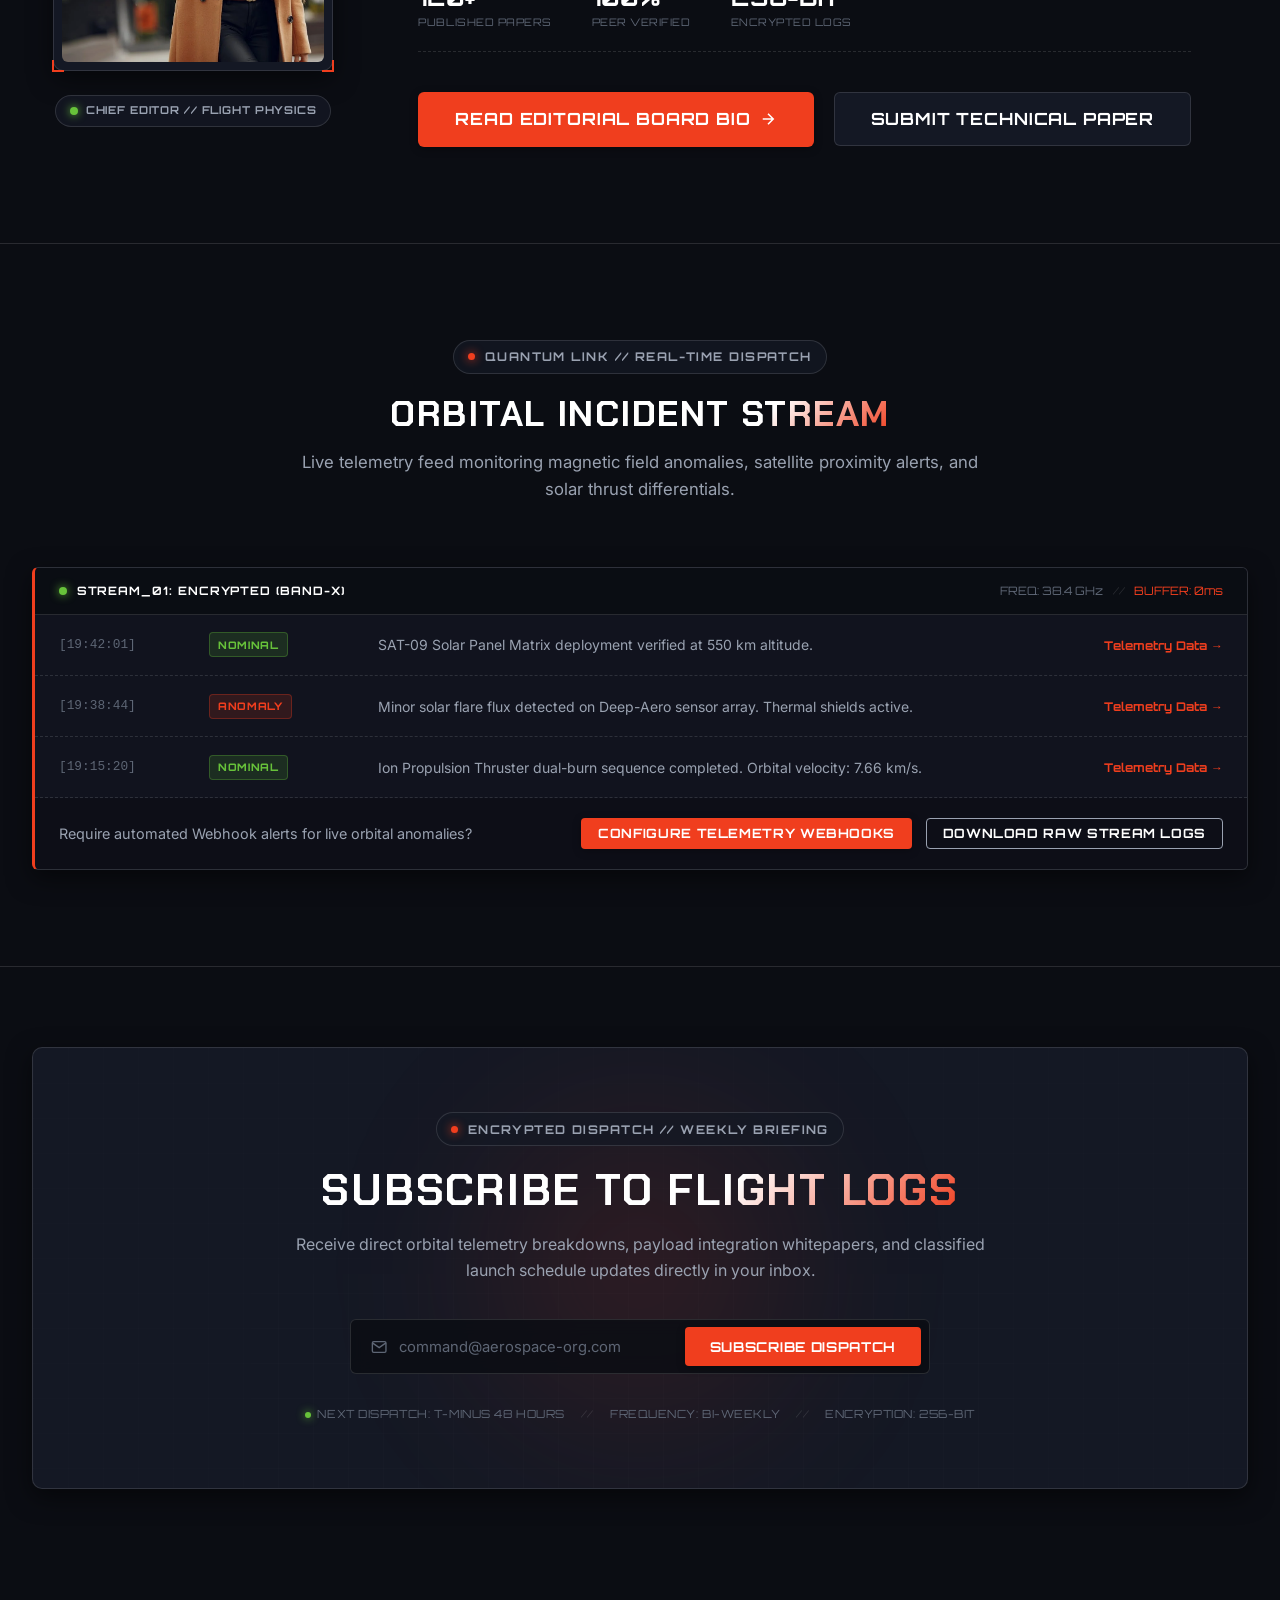
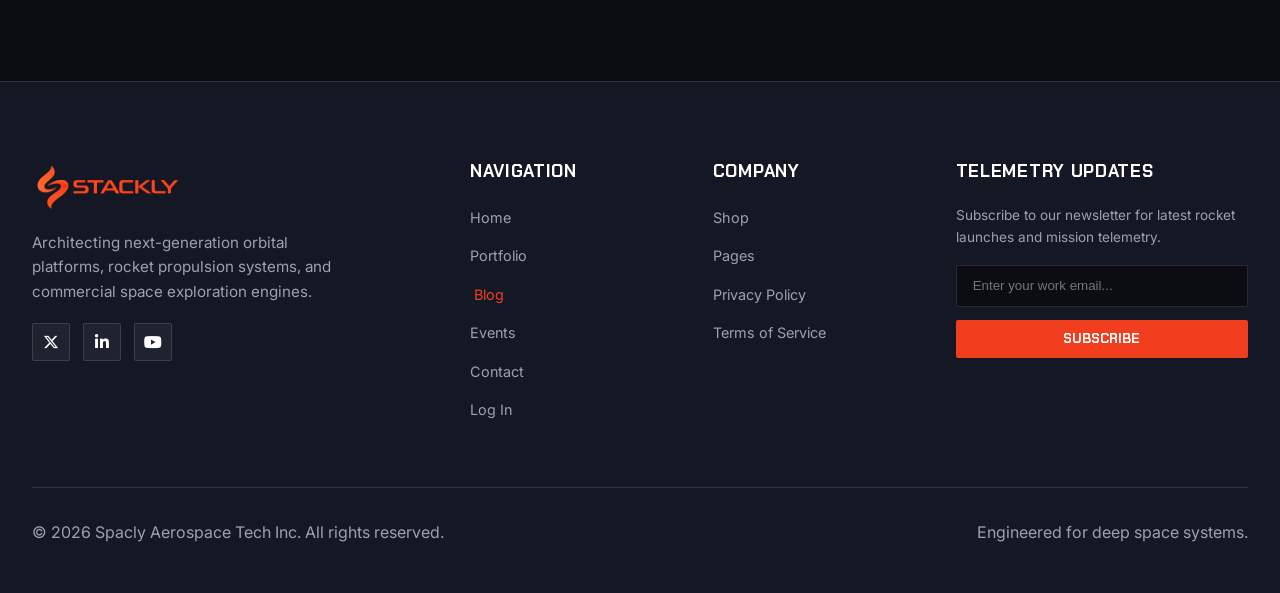
<file: blog.html>
<!DOCTYPE html>
<html lang="en">

<head>
  <meta charset="UTF-8">
  <meta name="viewport" content="width=device-width, initial-scale=1.0">
  <title>Spacly - Aerospace</title>

  <link rel="preconnect" href="https://fonts.googleapis.com">
  <link rel="preconnect" href="https://fonts.gstatic.com" crossorigin>
  <link
    href="https://fonts.googleapis.com/css2?family=Chakra+Petch:wght@600;700&family=Inter:wght@400;500;600&display=swap"
    rel="stylesheet">
  <link rel="stylesheet" href="https://cdnjs.cloudflare.com/ajax/libs/font-awesome/6.5.1/css/all.min.css" />
  <link rel="stylesheet" href="https://unpkg.com/aos@next/dist/aos.css" />

  <link rel="stylesheet" href="root.css">
  <link rel="stylesheet" href="blog.css">
  <link rel="icon" href="./assets/bg remove.webp">
  <link rel="stylesheet" href="style.css">
</head>

<body>

  <header class="header" data-aos="fade-down">
    <div class="container header-container">
      <a href="index.html" class="logo">
        <img src="./assets/orange.webp" alt="logo" width="150px" height="50px">
      </a>

      <nav class="nav-menu" id="navMenu">
        <div class="mobile-nav-header">
          <a href="index.html" class="logo">
            <img src="./assets/orange.webp" alt="logo" width="150px" height="50px">
          </a>
        </div>

        <ul class="nav-list">
          <li><a href="index.html" class="nav-link">Home</a></li>
          <li><a href="port.html" class="nav-link">Portfolio</a></li>
          <li><a href="blog.html" class="nav-link">Blog</a></li>
          <li><a href="event.html" class="nav-link">Events</a></li>
          <li><a href="contact.html" class="nav-link">Contact</a></li>
        </ul>

        <div class="mobile-nav-footer">
          <a href="auth.html" class="btn-join mobile-join-btn">Join Us</a>
        </div>
      </nav>

      <div class="header-actions">
        <a href="error.html" class="action-icon">
          <i class="fa-solid fa-basket-shopping"></i>
          <span class="cart-badge">0</span>
        </a>
        <!-- <button class="action-icon"><i class="fa-solid fa-magnifying-glass"></i></button> -->
        <a href="auth.html" class="btn-join desktop-join-btn">Join Us</a>

        <button class="hamburger" id="hamburgerBtn" aria-label="Toggle Menu">
          <span class="bar"></span>
          <span class="bar"></span>
          <span class="bar"></span>
        </button>
      </div>
    </div>
  </header>






  <!-- ==========================================================================
   Aerospace Blog / Technical Publications Hero Section
   ========================================================================== -->
  <section class="blog-hero">
    <div class="container">

      <!-- Hero Main Content -->
      <div class="blog-hero-content" data-aos="fade-down">
        <div class="hero-badge">
          <span class="badge-dot"></span>
          <span class="badge-text">TECHNICAL PUBLICATIONS // MISSION LOGS</span>
        </div>

        <h1 class="hero-title">
          ORBITAL & AEROSAPCE <span class="text-gradient">INSIGHTS</span>
        </h1>

        <p class="hero-description">
          In-depth technical whitepapers, launch analysis reports, thermal shielding breakdowns, and real-time telemetry
          updates directly from our flight engineering command.
        </p>

        <!-- High-Tech Search Console Form -->
        <form class="blog-search-form" action="error.html" method="GET" data-aos="fade-up" data-aos-delay="100">
          <div class="search-input-wrapper">
            <svg class="search-icon" width="18" height="18" viewBox="0 0 24 24" fill="none" stroke="currentColor"
              stroke-width="2">
              <circle cx="11" cy="11" r="8" />
              <path d="m21 21-4.35-4.35" />
            </svg>
            <input type="text" class="search-input" placeholder="Search telemetry logs, CAD models, papers..." required>
          </div>
          <button type="submit" class="btn btn-primary search-btn">
            <span>Search Logs</span>
          </button>
        </form>

        <!-- Topic Filter Pills linking to error.html -->
        <div class="blog-topics" data-aos="fade-up" data-aos-delay="200">
          <a href="error.html" class="topic-pill active">All Articles</a>
          <a href="error.html" class="topic-pill">Propulsion</a>
          <a href="error.html" class="topic-pill">Avionics</a>
          <a href="error.html" class="topic-pill">Thermal Shielding</a>
          <a href="error.html" class="topic-pill">SATCOM</a>
        </div>

      </div>

    </div>
  </section>






  <!-- ==========================================================================
   Aerospace Blog Featured Article & Main Article Grid Section
   ========================================================================== -->
<section class="blog-grid-section" id="articles">
  <div class="container">
    
    <!-- Featured Article Spotlight Card -->
    <div class="featured-post-card" data-aos="fade-up">
      <div class="featured-img-wrapper">
        <img src="./assets/img 1.webp" alt="Ion Propulsion Breakthrough" class="featured-img">
        <div class="featured-badge">FEATURED LOG</div>
      </div>
      <div class="featured-content">
        <div class="post-meta">
          <span class="meta-cat">PROPULSION SYSTEMS</span>
          <span class="meta-date">JULY 24, 2026 // READ TIME: 6 MIN</span>
        </div>
        <h2 class="featured-title">
          <a href="error.html">Next-Gen Dual-Burn Ion Thruster Telemetry Analysis</a>
        </h2>
        <p class="featured-excerpt">
          Comprehensive review of operational data recorded during high-altitude ion engine tests. Includes specific impulse metrics and thermal shield distribution logs.
        </p>
        <div class="featured-footer">
          <div class="author-block">
            <span class="author-name">Dr. Vance Sterling</span>
            <span class="author-role">Chief Flight Physicist</span>
          </div>
          <a href="error.html" class="btn btn-primary btn-sm">
            <span>Read Full Paper &rarr;</span>
          </a>
        </div>
      </div>
    </div>

    <!-- Article Grid Header -->
    <div class="grid-header" data-aos="fade-down">
      <h3 class="grid-title">Recent Technical Publications</h3>
      <span class="grid-status">SHOWING 6 OF 24 LOGS</span>
    </div>

    <!-- Main Articles Grid -->
    <div class="articles-grid">
      
      <!-- Article 1 -->
      <article class="article-card" data-aos="fade-up" data-aos-delay="100">
        <div class="article-img-wrapper">
          <img src="./assets/img 2.webp" alt="SATCOM Encryption" class="article-img">
        </div>
        <div class="article-body">
          <div class="post-meta">
            <span class="meta-cat">SATCOM SECURITY</span>
            <span class="meta-date">JULY 18, 2026</span>
          </div>
          <h3 class="article-title">
            <a href="error.html">Quantum-Resistant Encryption in Deep-Space Downlinks</a>
          </h3>
          <p class="article-excerpt">
            Implementing lattice-based cryptography protocols across multi-band satellite links to mitigate orbital interception risks.
          </p>
          <a href="error.html" class="article-link">Read Log &rarr;</a>
        </div>
      </article>

      <!-- Article 2 -->
      <article class="article-card" data-aos="fade-up" data-aos-delay="200">
        <div class="article-img-wrapper">
          <img src="./assets/img 3.webp" alt="Thermal Shielding Test" class="article-img">
        </div>
        <div class="article-body">
          <div class="post-meta">
            <span class="meta-cat">THERMAL SHIELDING</span>
            <span class="meta-date">JULY 12, 2026</span>
          </div>
          <h3 class="article-title">
            <a href="error.html">Ablative Ceramic Performance at Mach 14 Re-Entry</a>
          </h3>
          <p class="article-excerpt">
            Analyzing composite tile structural integrity under simulated 1,800°C atmospheric resistance scenarios.
          </p>
          <a href="error.html" class="article-link">Read Log &rarr;</a>
        </div>
      </article>

      <!-- Article 3 -->
      <article class="article-card" data-aos="fade-up" data-aos-delay="300">
        <div class="article-img-wrapper">
          <img src="./assets/img 4.webp" alt="Autonomous Docking" class="article-img">
        </div>
        <div class="article-body">
          <div class="post-meta">
            <span class="meta-cat">AVIONICS</span>
            <span class="meta-date">JUNE 29, 2026</span>
          </div>
          <h3 class="article-title">
            <a href="error.html">Autonomous Optical Docking Algorithms for LEO Staging</a>
          </h3>
          <p class="article-excerpt">
            Machine vision guidance routines configured for zero-latency target alignment during satellite servicing missions.
          </p>
          <a href="error.html" class="article-link">Read Log &rarr;</a>
        </div>
      </article>

    </div>

    <!-- Pagination Controls -->
    <div class="blog-pagination" data-aos="fade-up">
      <a href="error.html" class="page-link active">01</a>
      <a href="error.html" class="page-link">02</a>
      <a href="error.html" class="page-link">03</a>
      <a href="error.html" class="page-link page-next">NEXT &rarr;</a>
    </div>

  </div>
</section>







<!-- ==========================================================================
   Aerospace Technical Whitepapers & Research Directory
   ========================================================================== -->
<section class="whitepaper-section" id="whitepapers">
  <div class="container">
    
    <!-- Section Header Block -->
    <div class="section-header" data-aos="fade-down">
      <div class="header-badge">
        <span class="badge-dot"></span>
        <span class="badge-text">RESEARCH DIRECTORY // TECHNICAL PAPERS</span>
      </div>
      <h2 class="section-title">
        CLASSIFIED <span class="text-gradient">WHITEPAPER ARCHIVE</span>
      </h2>
      <p class="section-description">
        Download verified flight telemetry analysis, propulsion blueprints, and thermal shielding whitepapers in PDF format.
      </p>
    </div>

    <!-- Whitepapers Directory List -->
    <div class="whitepaper-list" data-aos="fade-up" data-aos-delay="100">
      
      <!-- Document Row 1 -->
      <div class="whitepaper-row">
        <div class="doc-icon">
          <svg width="24" height="24" viewBox="0 0 24 24" fill="none" stroke="currentColor" stroke-width="2"><path d="M14 2H6a2 2 0 0 0-2 2v16a2 2 0 0 0 2 2h12a2 2 0 0 0 2-2V8z"/><polyline points="14 2 14 8 20 8"/><line x1="16" y1="13" x2="8" y2="13"/><line x1="16" y1="17" x2="8" y2="17"/></svg>
        </div>
        <div class="doc-info">
          <div class="doc-meta">
            <span class="doc-id">DOC_ID // WP-2026-08</span>
            <span class="doc-size">PDF (4.8 MB)</span>
          </div>
          <h3 class="doc-title">Ablative Thermal Barrier Behavior during Hyper-Velocity Staging</h3>
        </div>
        <div class="doc-actions">
          <a href="error.html" class="btn btn-outline btn-sm">
            <span>Download PDF &rarr;</span>
          </a>
        </div>
      </div>

      <!-- Document Row 2 -->
      <div class="whitepaper-row">
        <div class="doc-icon">
          <svg width="24" height="24" viewBox="0 0 24 24" fill="none" stroke="currentColor" stroke-width="2"><path d="M14 2H6a2 2 0 0 0-2 2v16a2 2 0 0 0 2 2h12a2 2 0 0 0 2-2V8z"/><polyline points="14 2 14 8 20 8"/><line x1="16" y1="13" x2="8" y2="13"/><line x1="16" y1="17" x2="8" y2="17"/></svg>
        </div>
        <div class="doc-info">
          <div class="doc-meta">
            <span class="doc-id">DOC_ID // WP-2026-04</span>
            <span class="doc-size">PDF (12.2 MB)</span>
          </div>
          <h3 class="doc-title">Multi-Axis Ion Thruster Vectoring in Low-Earth Orbit Constellations</h3>
        </div>
        <div class="doc-actions">
          <a href="error.html" class="btn btn-primary btn-sm">
            <span>Download PDF &rarr;</span>
          </a>
        </div>
      </div>

      <!-- Document Row 3 -->
      <div class="whitepaper-row">
        <div class="doc-icon">
          <svg width="24" height="24" viewBox="0 0 24 24" fill="none" stroke="currentColor" stroke-width="2"><path d="M14 2H6a2 2 0 0 0-2 2v16a2 2 0 0 0 2 2h12a2 2 0 0 0 2-2V8z"/><polyline points="14 2 14 8 20 8"/><line x1="16" y1="13" x2="8" y2="13"/><line x1="16" y1="17" x2="8" y2="17"/></svg>
        </div>
        <div class="doc-info">
          <div class="doc-meta">
            <span class="doc-id">DOC_ID // WP-2025-11</span>
            <span class="doc-size">PDF (8.1 MB)</span>
          </div>
          <h3 class="doc-title">Quantum-Resistant SatCom Protocol Security for Deep Space Probes</h3>
        </div>
        <div class="doc-actions">
          <a href="error.html" class="btn btn-outline btn-sm">
            <span>Download PDF &rarr;</span>
          </a>
        </div>
      </div>

    </div>

    <!-- Bottom Action Request -->
    <div class="whitepaper-footer" data-aos="fade-up">
      <p>Require classified CAD models or raw CSV telemetry streams?</p>
      <a href="error.html" class="btn btn-secondary btn-sm">
        <span>Request Command Credentials</span>
      </a>
    </div>

  </div>
</section>







<!-- ==========================================================================
   Blog Editorial & Chief Flight Physicist Spotlight Section
   (Positioned directly above #dispatch)
   ========================================================================== -->
<section class="editorial-spotlight-section" id="chief-editor">
  <div class="container">
    
    <div class="editorial-wrapper" data-aos="fade-up">
      
      <!-- Left Column: Author Image & HUD Diagnostics -->
      <div class="editorial-visual">
        <div class="author-avatar-frame">
          <img src="./assets/round 5.webp" alt="Dr. Vance Sterling" class="author-avatar-img">
          <span class="hud-corner corner-tl"></span>
          <span class="hud-corner corner-tr"></span>
          <span class="hud-corner corner-bl"></span>
          <span class="hud-corner corner-br"></span>
        </div>
        
        <div class="author-hud-badge">
          <span class="status-dot"></span>
          <span class="badge-lbl">CHIEF EDITOR // FLIGHT PHYSICS</span>
        </div>
      </div>

      <!-- Right Column: Editorial Narrative & Telemetry Stats -->
      <div class="editorial-content">
        <div class="header-badge">
          <span class="badge-dot"></span>
          <span class="badge-text">EDITORIAL BOARD // CHIEF INSIGHTS</span>
        </div>

        <h2 class="editorial-title">
          CURATED BY <span class="text-gradient">FLIGHT PHYSICISTS</span>
        </h2>

        <p class="editorial-desc">
          Every whitepaper, telemetry analysis, and launch briefing published in our archives undergoes rigorous peer review by senior aerospace engineers and orbital mechanics specialists prior to release.
        </p>

        <!-- Metrics Strip -->
        <div class="editorial-metrics">
          <div class="metric-node">
            <span class="metric-val">120+</span>
            <span class="metric-lbl">PUBLISHED PAPERS</span>
          </div>
          <div class="metric-node">
            <span class="metric-val">100%</span>
            <span class="metric-lbl">PEER VERIFIED</span>
          </div>
          <div class="metric-node">
            <span class="metric-val">256-BIT</span>
            <span class="metric-lbl">ENCRYPTED LOGS</span>
          </div>
        </div>

        <!-- Action Buttons linking to error.html -->
        <div class="editorial-actions">
          <a href="error.html" class="btn btn-primary btn-lg">
            <span>Read Editorial Board Bio</span>
            <svg class="btn-icon" width="18" height="18" viewBox="0 0 24 24" fill="none" stroke="currentColor" stroke-width="2"><path d="M5 12h14M12 5l7 7-7 7"/></svg>
          </a>
          <a href="error.html" class="btn btn-secondary btn-lg">
            <span>Submit Technical Paper</span>
          </a>
        </div>
      </div>

    </div>

  </div>
</section>






<!-- ==========================================================================
   Aerospace Live Telemetry Stream & Incident Log (Non-Card Layout)
   ========================================================================== -->
<section class="stream-section" id="live-stream">
  <div class="container">
    
    <!-- Section Header Block -->
    <div class="section-header" data-aos="fade-down">
      <div class="header-badge">
        <span class="badge-dot"></span>
        <span class="badge-text">QUANTUM LINK // REAL-TIME DISPATCH</span>
      </div>
      <h2 class="section-title">
        ORBITAL INCIDENT <span class="text-gradient">STREAM</span>
      </h2>
      <p class="section-description">
        Live telemetry feed monitoring magnetic field anomalies, satellite proximity alerts, and solar thrust differentials.
      </p>
    </div>

    <!-- Live Stream Console Strip -->
    <div class="stream-console-strip" data-aos="fade-up" data-aos-delay="100">
      
      <!-- Top Console Bar -->
      <div class="stream-bar">
        <div class="stream-indicator">
          <span class="live-beacon"></span>
          <span class="stream-label">STREAM_01: ENCRYPTED (BAND-X)</span>
        </div>
        <div class="stream-freq">
          <span>FREQ: 38.4 GHz</span>
          <span class="freq-divider">//</span>
          <span class="freq-val">BUFFER: 0ms</span>
        </div>
      </div>

      <!-- Live Log Entries Stream -->
      <div class="stream-logs">
        
        <!-- Log 01 -->
        <div class="log-row">
          <div class="log-time">[19:42:01]</div>
          <div class="log-tag tag-success">NOMINAL</div>
          <div class="log-msg">SAT-09 Solar Panel Matrix deployment verified at 550 km altitude.</div>
          <div class="log-action">
            <a href="error.html" class="log-link">Telemetry Data &rarr;</a>
          </div>
        </div>

        <!-- Log 02 -->
        <div class="log-row">
          <div class="log-time">[19:38:44]</div>
          <div class="log-tag tag-warn">ANOMALY</div>
          <div class="log-msg">Minor solar flare flux detected on Deep-Aero sensor array. Thermal shields active.</div>
          <div class="log-action">
            <a href="error.html" class="log-link">Telemetry Data &rarr;</a>
          </div>
        </div>

        <!-- Log 03 -->
        <div class="log-row">
          <div class="log-time">[19:15:20]</div>
          <div class="log-tag tag-success">NOMINAL</div>
          <div class="log-msg">Ion Propulsion Thruster dual-burn sequence completed. Orbital velocity: 7.66 km/s.</div>
          <div class="log-action">
            <a href="error.html" class="log-link">Telemetry Data &rarr;</a>
          </div>
        </div>

      </div>

      <!-- Console Footer Controls -->
      <div class="stream-footer">
        <p class="footer-msg">Require automated Webhook alerts for live orbital anomalies?</p>
        <div class="footer-actions">
          <a href="error.html" class="btn btn-primary btn-sm">
            <span>Configure Telemetry Webhooks</span>
          </a>
          <a href="error.html" class="btn btn-outline btn-sm">
            <span>Download Raw Stream Logs</span>
          </a>
        </div>
      </div>

    </div>

  </div>
</section>






<!-- ==========================================================================
   Aerospace Technical Dispatch & Newsletter Subscription Section
   ========================================================================== -->
<section class="dispatch-section" id="dispatch">
  <div class="container">
    
    <div class="dispatch-card" data-aos="zoom-in">
      
      <!-- Ambient Visual Effects -->
      <div class="dispatch-bg-glow"></div>
      <div class="dispatch-grid-pattern"></div>

      <!-- Main Section Header & Content -->
      <div class="dispatch-content">
        <div class="header-badge">
          <span class="badge-dot"></span>
          <span class="badge-text">ENCRYPTED DISPATCH // WEEKLY BRIEFING</span>
        </div>

        <h2 class="dispatch-title">
          SUBSCRIBE TO <span class="text-gradient">FLIGHT LOGS</span>
        </h2>

        <p class="dispatch-description">
          Receive direct orbital telemetry breakdowns, payload integration whitepapers, and classified launch schedule updates directly in your inbox.
        </p>

        <!-- Subscription Form linking to error.html -->
        <form class="dispatch-form" action="error.html" method="GET">
          <div class="input-wrapper">
            <svg class="input-icon" width="18" height="18" viewBox="0 0 24 24" fill="none" stroke="currentColor" stroke-width="2"><path d="M4 4h16c1.1 0 2 .9 2 2v12c0 1.1-.9 2-2 2H4c-1.1 0-2-.9-2-2V6c0-1.1.9-2 2-2z"/><polyline points="22,6 12,13 2,6"/></svg>
            <input type="email" class="dispatch-input" placeholder="command@aerospace-org.com" required>
          </div>
          <button type="submit" class="btn btn-primary dispatch-btn">
            <span>Subscribe Dispatch</span>
          </button>
        </form>

        <!-- Live Dispatch Telemetry Ticker -->
        <div class="dispatch-meta">
          <div class="meta-item">
            <span class="meta-dot"></span>
            <span>NEXT DISPATCH: T-MINUS 48 HOURS</span>
          </div>
          <span class="meta-divider">//</span>
          <div class="meta-item">
            <span>FREQUENCY: BI-WEEKLY</span>
          </div>
          <span class="meta-divider">//</span>
          <div class="meta-item">
            <span>ENCRYPTION: 256-BIT</span>
          </div>
        </div>

      </div>

    </div>

  </div>
</section>





  <footer class="footer" data-aos="fade-up">
    <div class="container">
      <div class="footer-grid">

        <div class="footer-col-about">
          <a href="index.html" class="logo">
            <img src="./assets/orange.webp" alt="logo" width="150px" height="50px">

          </a>
          <p>Architecting next-generation orbital platforms, rocket propulsion systems, and commercial space exploration
            engines.</p>
          <div class="social-links">
            <a href="error.html"><i class="fa-brands fa-x-twitter"></i></a>
            <a href="error.html"><i class="fa-brands fa-linkedin-in"></i></a>
            <a href="error.html"><i class="fa-brands fa-youtube"></i></a>
          </div>
        </div>

        <div class="footer-col-links">
          <h4>Navigation</h4>
          <ul class="footer-menu">
            <li><a href="index.html" class="footer-link">Home</a></li>
            <li><a href="port.html" class="footer-link">Portfolio</a></li>
            <li><a href="blog.html" class="footer-link">Blog</a></li>
            <li><a href="event.html" class="footer-link">Events</a></li>
            <li><a href="contact.html" class="footer-link">Contact</a></li>
            <li><a href="auth.html" class="footer-link">Log In</a></li>
          </ul>
        </div>

        <div class="footer-col-links">
          <h4>Company</h4>
          <ul class="footer-menu">
            <li><a href="error.html" class="footer-link">Shop</a></li>
            <li><a href="error.html" class="footer-link">Pages</a></li>
            <li><a href="error.html" class="footer-link">Privacy Policy</a></li>
            <li><a href="error.html" class="footer-link">Terms of Service</a></li>
          </ul>
        </div>

        <div class="footer-col-newsletter">
          <h4>Telemetry Updates</h4>
          <p class="newsletter-desc">Subscribe to our newsletter for latest rocket launches and mission telemetry.</p>
          <form class="newsletter-form" action="error.html" method="GET">
            <input type="email" placeholder="Enter your work email..." class="newsletter-input" required>
            <button type="submit" class="btn-join btn-submit">Subscribe</button>
          </form>
        </div>

      </div>

      <div class="footer-bottom">
        <p>&copy; 2026 Spacly Aerospace Tech Inc. All rights reserved.</p>
        <p>Engineered for deep space systems.</p>
      </div>
    </div>
  </footer>

  <script src="https://unpkg.com/aos@next/dist/aos.js"></script>
  <script src="script.js"></script>
</body>

</html>
</file>
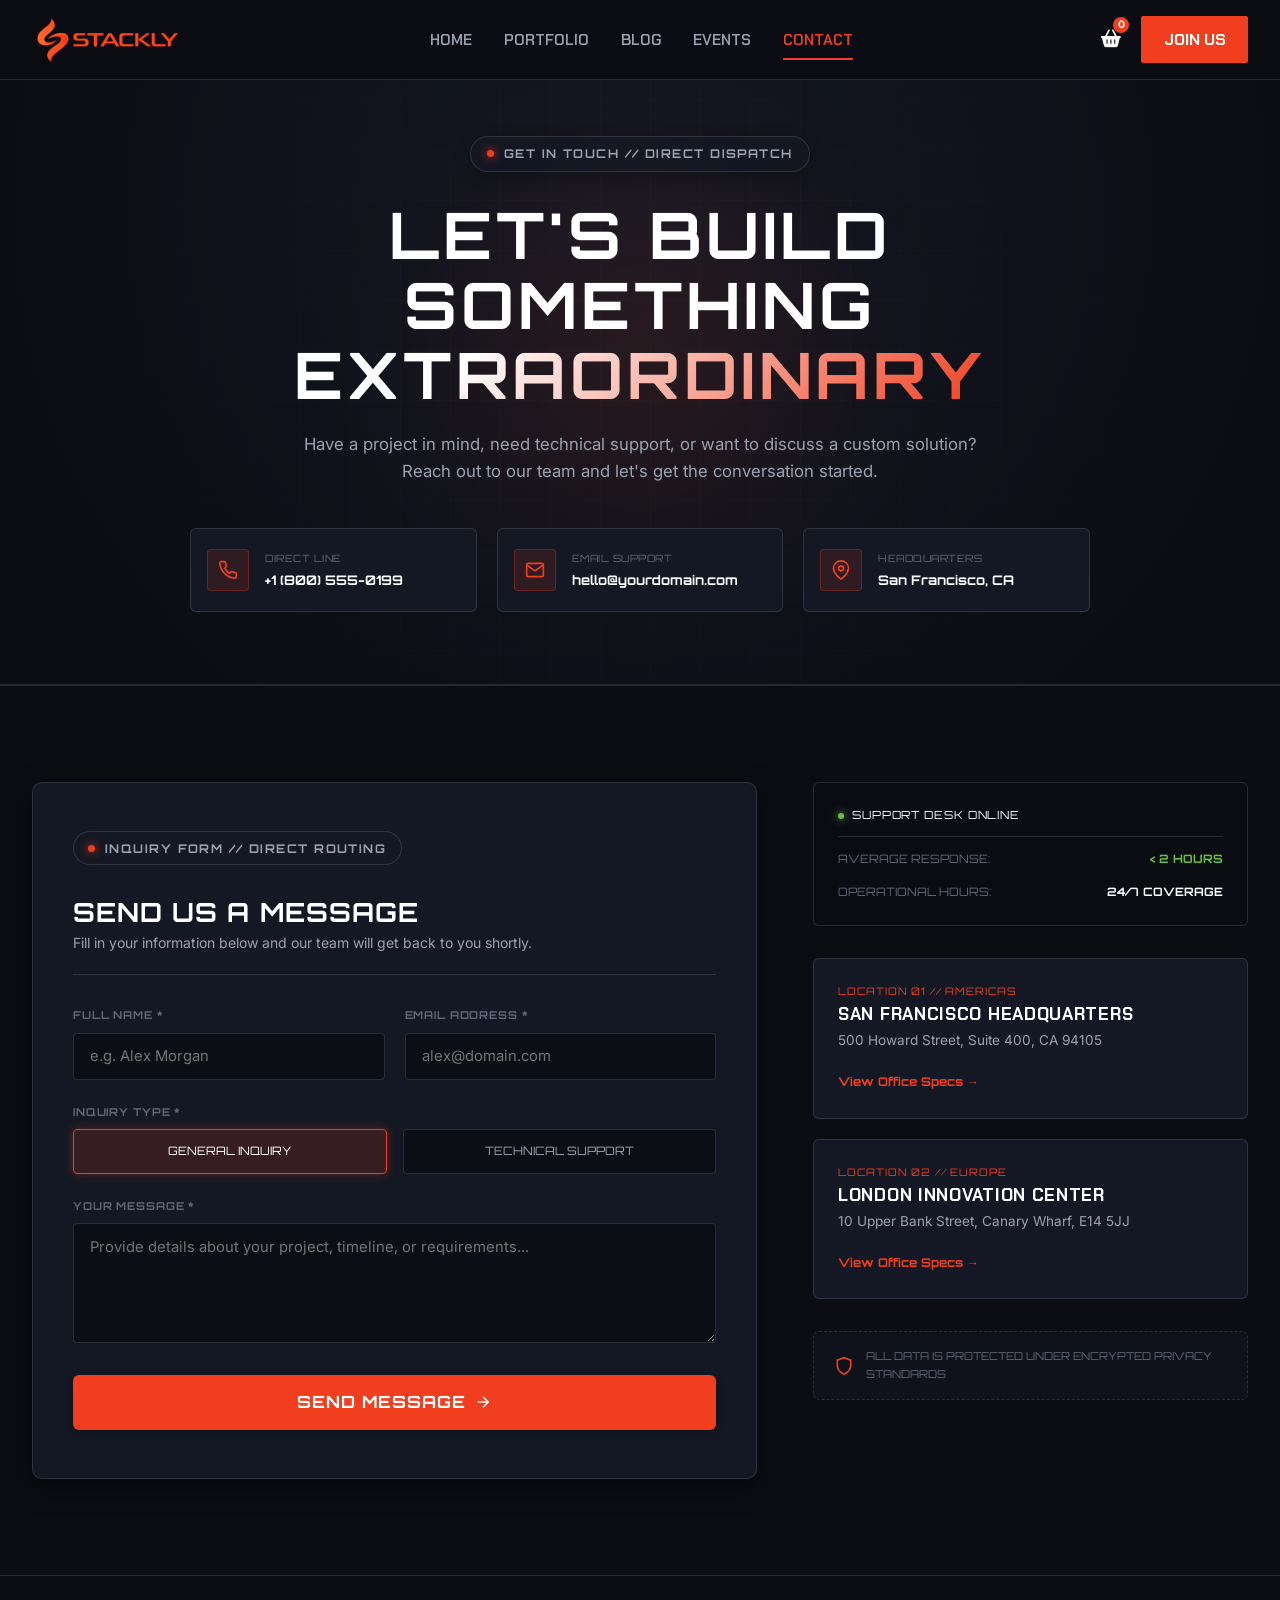
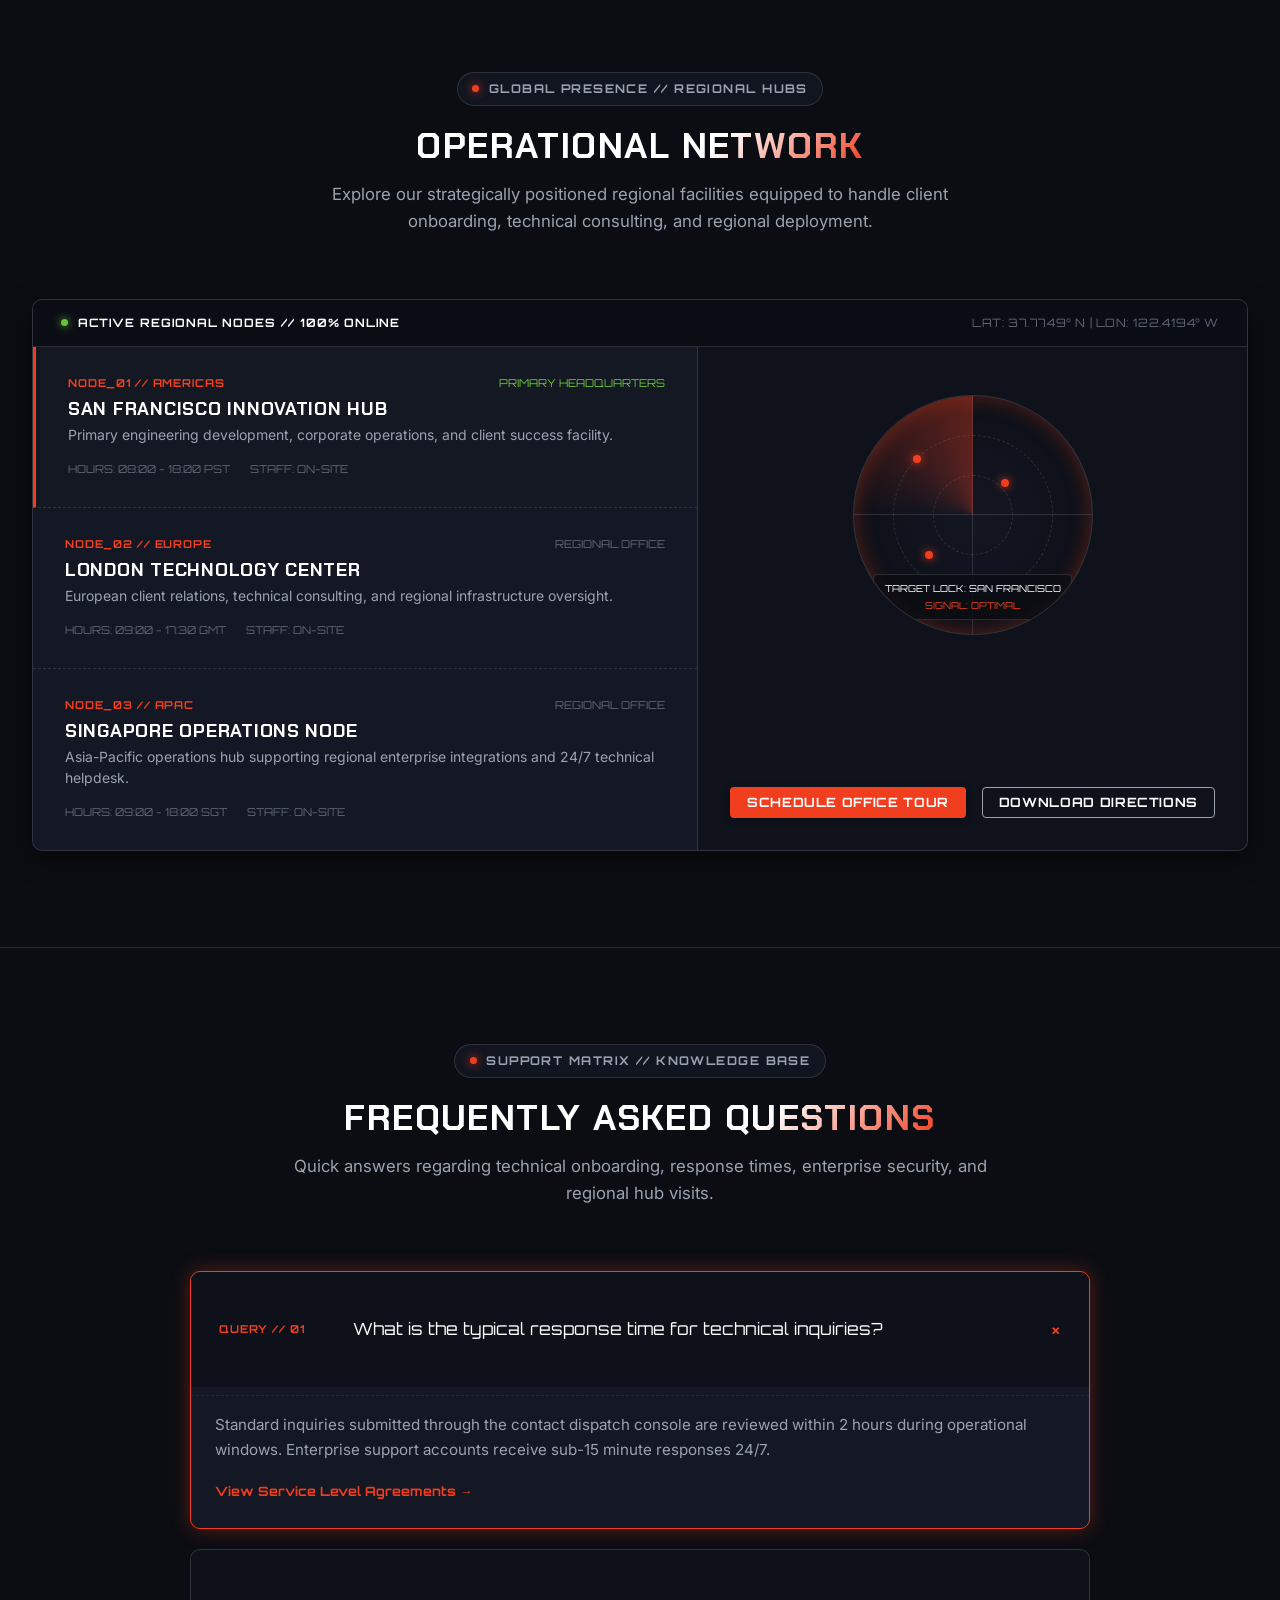
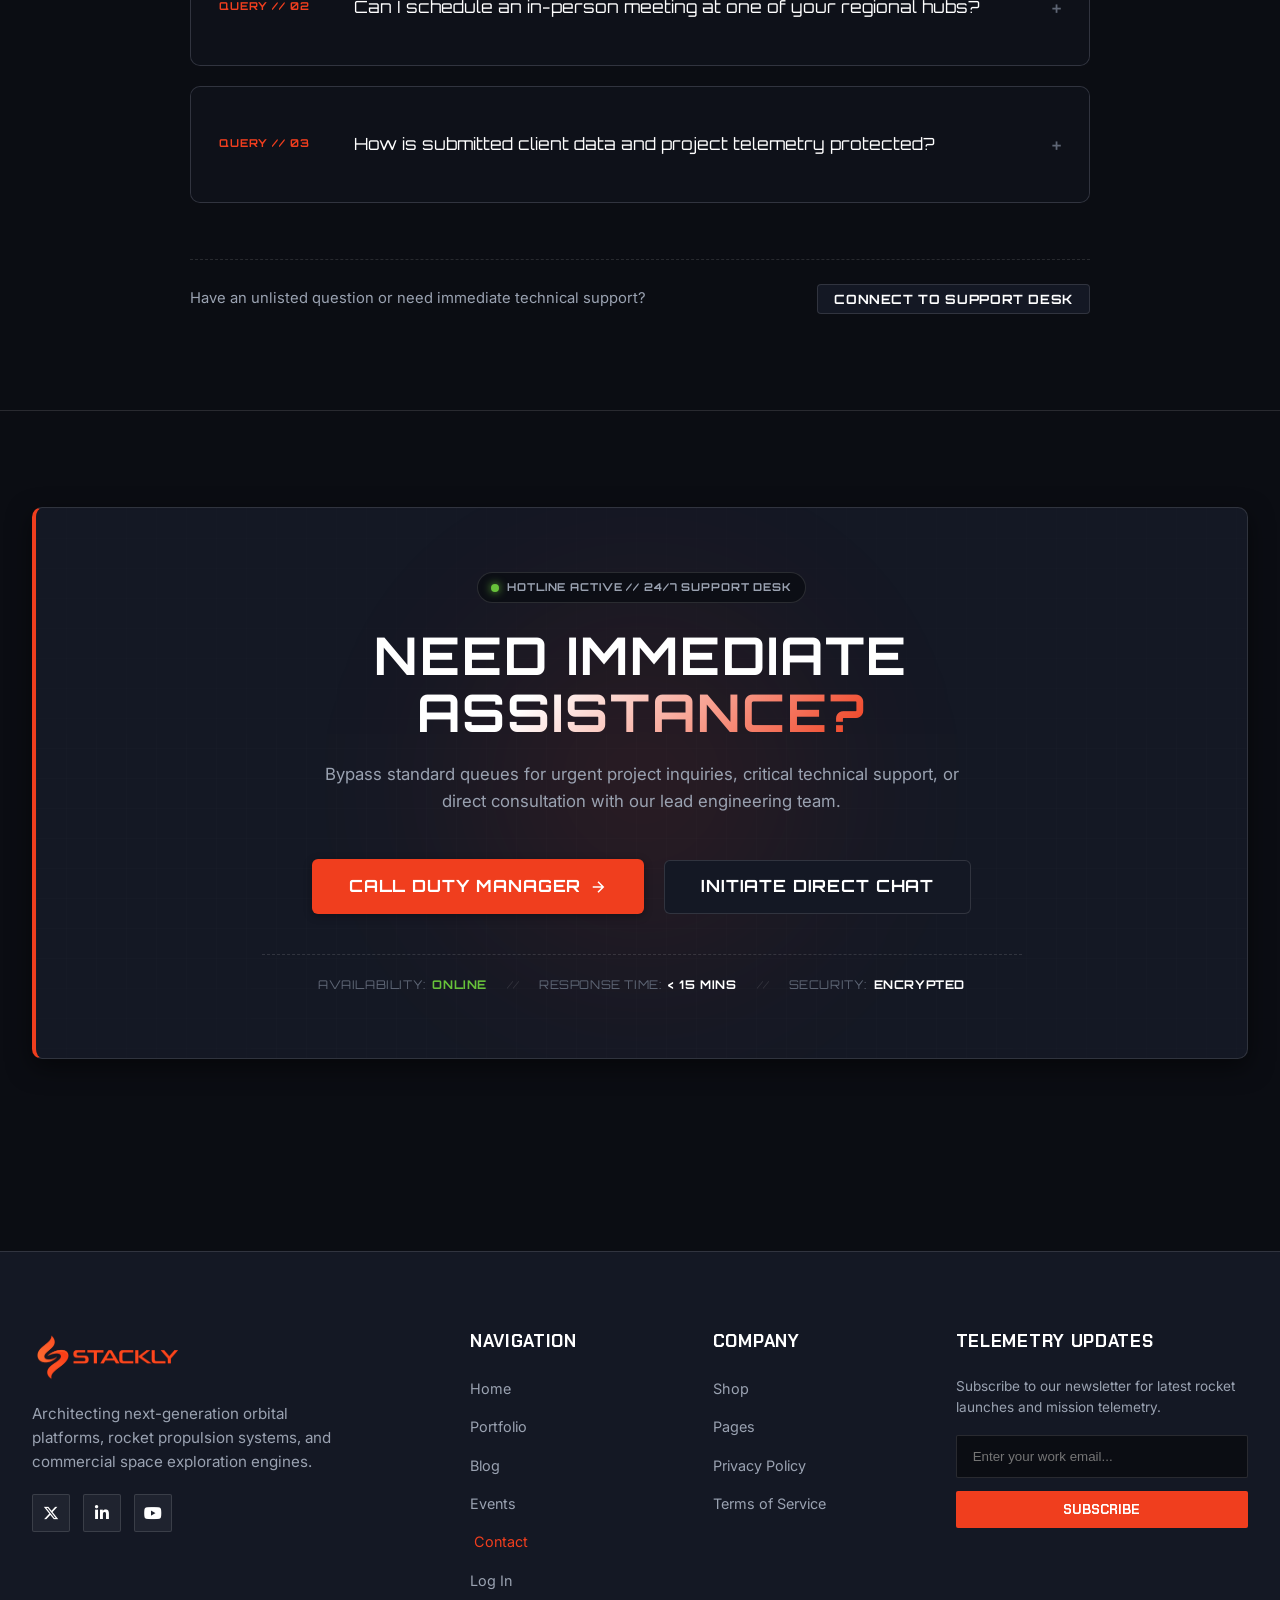
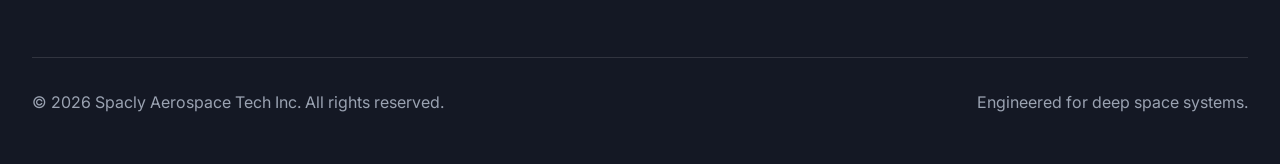
<file: contact.html>
<!DOCTYPE html>
<html lang="en">

<head>
  <meta charset="UTF-8">
  <meta name="viewport" content="width=device-width, initial-scale=1.0">
  <title>Spacly - Aerospace</title>

  <link rel="preconnect" href="https://fonts.googleapis.com">
  <link rel="preconnect" href="https://fonts.gstatic.com" crossorigin>
  <link
    href="https://fonts.googleapis.com/css2?family=Chakra+Petch:wght@600;700&family=Inter:wght@400;500;600&display=swap"
    rel="stylesheet">
  <link rel="stylesheet" href="https://cdnjs.cloudflare.com/ajax/libs/font-awesome/6.5.1/css/all.min.css" />
  <link rel="stylesheet" href="https://unpkg.com/aos@next/dist/aos.css" />

  <link rel="stylesheet" href="root.css">
  <link rel="stylesheet" href="contact.css">
  <link rel="icon" href="./assets/bg remove.webp">
  <link rel="stylesheet" href="style.css">
</head>

<body>

  <header class="header" data-aos="fade-down">
    <div class="container header-container">
      <a href="index.html" class="logo">
        <img src="./assets/orange.webp" alt="logo" width="150px" height="50px">
      </a>

      <nav class="nav-menu" id="navMenu">
        <div class="mobile-nav-header">
          <a href="index.html" class="logo">
            <img src="./assets/orange.webp" alt="logo" width="150px" height="50px">
          </a>
        </div>

        <ul class="nav-list">
          <li><a href="index.html" class="nav-link">Home</a></li>
          <li><a href="port.html" class="nav-link">Portfolio</a></li>
          <li><a href="blog.html" class="nav-link">Blog</a></li>
          <li><a href="event.html" class="nav-link">Events</a></li>
          <li><a href="contact.html" class="nav-link">Contact</a></li>
        </ul>

        <div class="mobile-nav-footer">
          <a href="auth.html" class="btn-join mobile-join-btn">Join Us</a>
        </div>
      </nav>

      <div class="header-actions">
        <a href="error.html" class="action-icon">
          <i class="fa-solid fa-basket-shopping"></i>
          <span class="cart-badge">0</span>
        </a>
        <!-- <button class="action-icon"><i class="fa-solid fa-magnifying-glass"></i></button> -->
        <a href="auth.html" class="btn-join desktop-join-btn">Join Us</a>

        <button class="hamburger" id="hamburgerBtn" aria-label="Toggle Menu">
          <span class="bar"></span>
          <span class="bar"></span>
          <span class="bar"></span>
        </button>
      </div>
    </div>
  </header>





<!-- ==========================================================================
   Contact Page Hero / Intro Section
   ========================================================================== -->
<section class="contact-hero">
  <div class="contact-hero-overlay"></div>
  <div class="contact-grid-pattern"></div>
  <div class="contact-hero-glow"></div>

  <div class="container">
    <div class="contact-hero-content" data-aos="fade-down">
      
      <!-- Top Badge -->
      <div class="hero-badge">
        <span class="badge-dot"></span>
        <span class="badge-text">GET IN TOUCH // DIRECT DISPATCH</span>
      </div>

      <h1 class="hero-title">
        LET'S BUILD SOMETHING <span class="text-gradient">EXTRAORDINARY</span>
      </h1>

      <p class="hero-description">
        Have a project in mind, need technical support, or want to discuss a custom solution? Reach out to our team and let's get the conversation started.
      </p>

      <!-- Quick Contact Cards -->
      <div class="contact-quick-strip" data-aos="fade-up" data-aos-delay="100">
        
        <a href="error.html" class="quick-card">
          <div class="quick-icon">
            <svg width="20" height="20" viewBox="0 0 24 24" fill="none" stroke="currentColor" stroke-width="2"><path d="M22 16.92v3a2 2 0 0 1-2.18 2 19.79 19.79 0 0 1-8.63-3.07 19.5 19.5 0 0 1-6-6 19.79 19.79 0 0 1-3.07-8.67A2 2 0 0 1 4.11 2h3a2 2 0 0 1 2 1.72 12.84 12.84 0 0 0 .7 2.81 2 2 0 0 1-.45 2.11L8.09 9.91a16 16 0 0 0 6 6l1.27-1.27a2 2 0 0 1 2.11-.45 12.84 12.84 0 0 0 2.81.7A2 2 0 0 1 22 16.92z"/></svg>
          </div>
          <div class="quick-info">
            <span class="quick-lbl">DIRECT LINE</span>
            <span class="quick-val">+1 (800) 555-0199</span>
          </div>
        </a>

        <a href="error.html" class="quick-card">
          <div class="quick-icon">
            <svg width="20" height="20" viewBox="0 0 24 24" fill="none" stroke="currentColor" stroke-width="2"><path d="M4 4h16c1.1 0 2 .9 2 2v12c0 1.1-.9 2-2 2H4c-1.1 0-2-.9-2-2V6c0-1.1.9-2 2-2z"/><polyline points="22,6 12,13 2,6"/></svg>
          </div>
          <div class="quick-info">
            <span class="quick-lbl">EMAIL SUPPORT</span>
            <span class="quick-val">hello@yourdomain.com</span>
          </div>
        </a>

        <a href="error.html" class="quick-card">
          <div class="quick-icon">
            <svg width="20" height="20" viewBox="0 0 24 24" fill="none" stroke="currentColor" stroke-width="2"><path d="M21 10c0 7-9 13-9 13s-9-6-9-13a9 9 0 0 1 18 0z"/><circle cx="12" cy="10" r="3"/></svg>
          </div>
          <div class="quick-info">
            <span class="quick-lbl">HEADQUARTERS</span>
            <span class="quick-val">San Francisco, CA</span>
          </div>
        </a>

      </div>

    </div>
  </div>
</section>






<section class="contact-form-section" id="contact-form">
  <div class="container">
    
    <div class="contact-grid-wrapper">
      
      <!-- Left Column: Interactive Contact Form Container -->
      <div class="contact-form-card" data-aos="fade-right">
        
        <div class="form-card-header">
          <div class="header-badge">
            <span class="badge-dot"></span>
            <span class="badge-text">INQUIRY FORM // DIRECT ROUTING</span>
          </div>
          <h2 class="form-title">SEND US A MESSAGE</h2>
          <p class="form-subtitle">Fill in your information below and our team will get back to you shortly.</p>
        </div>

        <form id="contactForm" class="command-form" novalidate>
          
          <!-- Name & Email Row -->
          <div class="form-row">
            <div class="input-group">
              <label for="caller-name" class="input-label">FULL NAME *</label>
              <input type="text" id="caller-name" class="form-input" placeholder="e.g. Alex Morgan" required>
              <span class="error-msg" id="name-error">Name must contain alphabets only.</span>
            </div>
            <div class="input-group">
              <label for="caller-email" class="input-label">EMAIL ADDRESS *</label>
              <input type="email" id="caller-email" class="form-input" placeholder="alex@domain.com" required>
              <span class="error-msg" id="email-error">Please enter a valid email address.</span>
            </div>
          </div>

          <!-- Subject / Priority Selection -->
          <div class="input-group">
            <label class="input-label">INQUIRY TYPE *</label>
            <div class="priority-options">
              <label class="priority-radio">
                <input type="radio" name="priority" value="general" checked>
                <span class="radio-btn">GENERAL INQUIRY</span>
              </label>
              <label class="priority-radio">
                <input type="radio" name="priority" value="support">
                <span class="radio-btn">TECHNICAL SUPPORT</span>
              </label>
            </div>
          </div>

          <!-- Message Textarea -->
          <div class="input-group">
            <label for="mission-payload" class="input-label">YOUR MESSAGE *</label>
            <textarea id="mission-payload" class="form-textarea" rows="5" placeholder="Provide details about your project, timeline, or requirements..." required></textarea>
            <span class="error-msg" id="message-error">Message cannot be empty.</span>
          </div>

          <!-- Form Submit Button -->
          <button type="submit" class="btn btn-primary btn-lg form-submit-btn">
            <span>Send Message</span>
            <svg class="btn-icon" width="18" height="18" viewBox="0 0 24 24" fill="none" stroke="currentColor" stroke-width="2"><path d="M5 12h14M12 5l7 7-7 7"/></svg>
          </button>

        </form>

      </div>

      <!-- Right Column: Regional Hubs & Response Info -->
      <div class="contact-info-card" data-aos="fade-left">
        
        <!-- Live Status Metric Card -->
        <div class="terminal-status-box">
          <div class="status-top">
            <span class="live-dot"></span>
            <span class="status-title">SUPPORT DESK ONLINE</span>
          </div>
          <div class="status-metric">
            <span class="metric-lbl">AVERAGE RESPONSE:</span>
            <span class="metric-val text-success">&lt; 2 HOURS</span>
          </div>
          <div class="status-metric">
            <span class="metric-lbl">OPERATIONAL HOURS:</span>
            <span class="metric-val">24/7 COVERAGE</span>
          </div>
        </div>

        <!-- Regional Office Hubs -->
        <div class="command-hubs-list">
          
          <div class="hub-node">
            <span class="hub-code">LOCATION 01 // AMERICAS</span>
            <h3 class="hub-name">San Francisco Headquarters</h3>
            <p class="hub-address">500 Howard Street, Suite 400, CA 94105</p>
            <a href="error.html" class="hub-link">View Office Specs &rarr;</a>
          </div>

          <div class="hub-node">
            <span class="hub-code">LOCATION 02 // EUROPE</span>
            <h3 class="hub-name">London Innovation Center</h3>
            <p class="hub-address">10 Upper Bank Street, Canary Wharf, E14 5JJ</p>
            <a href="error.html" class="hub-link">View Office Specs &rarr;</a>
          </div>

        </div>

        <!-- Compliance / Privacy Tag -->
        <div class="security-compliance-banner">
          <svg width="20" height="20" viewBox="0 0 24 24" fill="none" stroke="currentColor" stroke-width="2"><path d="M12 22s8-4 8-10V5l-8-3-8 3v7c0 6 8 10 8 10z"/></svg>
          <span>ALL DATA IS PROTECTED UNDER ENCRYPTED PRIVACY STANDARDS</span>
        </div>

      </div>

    </div>

  </div>
</section>







<!-- ==========================================================================
   Regional Operational Network & Locations Section
   ========================================================================== -->
<section class="network-section" id="operational-nodes">
  <div class="container">
    
    <!-- Section Header Block -->
    <div class="section-header" data-aos="fade-down">
      <div class="header-badge">
        <span class="badge-dot"></span>
        <span class="badge-text">GLOBAL PRESENCE // REGIONAL HUBS</span>
      </div>
      <h2 class="section-title">
        OPERATIONAL <span class="text-gradient">NETWORK</span>
      </h2>
      <p class="section-description">
        Explore our strategically positioned regional facilities equipped to handle client onboarding, technical consulting, and regional deployment.
      </p>
    </div>

    <!-- Main Network Console Box -->
    <div class="network-console-box" data-aos="fade-up" data-aos-delay="100">
      
      <!-- Top HUD Telemetry Bar -->
      <div class="network-hud-bar">
        <div class="hud-left">
          <span class="hud-status-dot"></span>
          <span class="hud-title">ACTIVE REGIONAL NODES // 100% ONLINE</span>
        </div>
        <div class="hud-right">
          <span class="hud-coord">LAT: 37.7749° N | LON: 122.4194° W</span>
        </div>
      </div>

      <!-- Network Interactive Split View -->
      <div class="network-split-grid">
        
        <!-- Left: Interactive Facility List -->
        <div class="facility-list">
          
          <!-- Facility Item 1 -->
          <div class="facility-item active">
            <div class="facility-header">
              <span class="fac-code">NODE_01 // AMERICAS</span>
              <span class="fac-status text-success">PRIMARY HEADQUARTERS</span>
            </div>
            <h3 class="fac-name">San Francisco Innovation Hub</h3>
            <p class="fac-details">Primary engineering development, corporate operations, and client success facility.</p>
            <div class="fac-meta">
              <span>HOURS: 08:00 - 18:00 PST</span>
              <span>STAFF: ON-SITE</span>
            </div>
          </div>

          <!-- Facility Item 2 -->
          <div class="facility-item">
            <div class="facility-header">
              <span class="fac-code">NODE_02 // EUROPE</span>
              <span class="fac-status">REGIONAL OFFICE</span>
            </div>
            <h3 class="fac-name">London Technology Center</h3>
            <p class="fac-details">European client relations, technical consulting, and regional infrastructure oversight.</p>
            <div class="fac-meta">
              <span>HOURS: 09:00 - 17:30 GMT</span>
              <span>STAFF: ON-SITE</span>
            </div>
          </div>

          <!-- Facility Item 3 -->
          <div class="facility-item">
            <div class="facility-header">
              <span class="fac-code">NODE_03 // APAC</span>
              <span class="fac-status">REGIONAL OFFICE</span>
            </div>
            <h3 class="fac-name">Singapore Operations Node</h3>
            <p class="fac-details">Asia-Pacific operations hub supporting regional enterprise integrations and 24/7 technical helpdesk.</p>
            <div class="fac-meta">
              <span>HOURS: 09:00 - 18:00 SGT</span>
              <span>STAFF: ON-SITE</span>
            </div>
          </div>

        </div>

        <!-- Right: Visual Signal HUD Preview Panel -->
        <div class="network-visual-preview">
          <div class="radar-display">
            <div class="radar-circle circle-1"></div>
            <div class="radar-circle circle-2"></div>
            <div class="radar-line-v"></div>
            <div class="radar-line-h"></div>
            <div class="radar-sweep-blade"></div>
            
            <!-- Radar Target Blips -->
            <div class="radar-blip blip-1" title="Node 01: Active"></div>
            <div class="radar-blip blip-2" title="Node 02: Active"></div>
            <div class="radar-blip blip-3" title="Node 03: Active"></div>

            <div class="radar-overlay-tag">
              <span>TARGET LOCK: SAN FRANCISCO</span>
              <span class="tag-signal">SIGNAL: OPTIMAL</span>
            </div>
          </div>

          <div class="preview-actions">
            <a href="error.html" class="btn btn-primary btn-sm">
              <span>Schedule Office Tour</span>
            </a>
            <a href="error.html" class="btn btn-outline btn-sm">
              <span>Download Directions</span>
            </a>
          </div>
        </div>

      </div>

    </div>

  </div>
</section>






<!-- ==========================================================================
   Support Matrix & Frequently Asked Questions Accordion
   ========================================================================== -->
<section class="contact-faq-section" id="faq-matrix">
  <div class="container">
    
    <!-- Section Header Block -->
    <div class="section-header" data-aos="fade-down">
      <div class="header-badge">
        <span class="badge-dot"></span>
        <span class="badge-text">SUPPORT MATRIX // KNOWLEDGE BASE</span>
      </div>
      <h2 class="section-title">
        FREQUENTLY ASKED <span class="text-gradient">QUESTIONS</span>
      </h2>
      <p class="section-description">
        Quick answers regarding technical onboarding, response times, enterprise security, and regional hub visits.
      </p>
    </div>

    <!-- FAQ Accordion List -->
    <div class="faq-accordion-list" data-aos="fade-up" data-aos-delay="100">
      
      <!-- FAQ Item 1 -->
      <details class="faq-item" open>
        <summary class="faq-summary">
          <span class="faq-code">QUERY // 01</span>
          <span class="faq-question">What is the typical response time for technical inquiries?</span>
          <span class="faq-icon">+</span>
        </summary>
        <div class="faq-answer">
          <p>
            Standard inquiries submitted through the contact dispatch console are reviewed within 2 hours during operational windows. Enterprise support accounts receive sub-15 minute responses 24/7.
          </p>
          <a href="error.html" class="faq-link">View Service Level Agreements &rarr;</a>
        </div>
      </details>

      <!-- FAQ Item 2 -->
      <details class="faq-item">
        <summary class="faq-summary">
          <span class="faq-code">QUERY // 02</span>
          <span class="faq-question">Can I schedule an in-person meeting at one of your regional hubs?</span>
          <span class="faq-icon">+</span>
        </summary>
        <div class="faq-answer">
          <p>
            Yes. Visits to our San Francisco, London, or Singapore facilities can be scheduled 48 hours in advance through your designated account executive or by transmitting a request via the dispatch form.
          </p>
          <a href="error.html" class="faq-link">Request Visitor Clearance &rarr;</a>
        </div>
      </details>

      <!-- FAQ Item 3 -->
      <details class="faq-item">
        <summary class="faq-summary">
          <span class="faq-code">QUERY // 03</span>
          <span class="faq-question">How is submitted client data and project telemetry protected?</span>
          <span class="faq-icon">+</span>
        </summary>
        <div class="faq-answer">
          <p>
            All communications submitted through our forms are encrypted using AES 256-bit protocols in transit and at rest. We adhere strictly to regional privacy and data security compliance frameworks.
          </p>
          <a href="error.html" class="faq-link">Read Security Whitepaper &rarr;</a>
        </div>
      </details>

    </div>

    <!-- FAQ Footer Banner -->
    <div class="faq-footer-banner" data-aos="fade-up">
      <p>Have an unlisted question or need immediate technical support?</p>
      <a href="error.html" class="btn btn-secondary btn-sm">
        <span>Connect to Support Desk</span>
      </a>
    </div>

  </div>
</section>






<!-- ==========================================================================
   Contact Page Call To Action (CTA) Banner Section
   ========================================================================== -->
<section class="contact-cta-section" id="contact-cta">
  <div class="container">
    
    <div class="contact-cta-box" data-aos="zoom-in">
      
      <!-- Ambient Background Layers -->
      <div class="cta-glow-element"></div>
      <div class="cta-grid-texture"></div>

      <!-- Main CTA Content -->
      <div class="cta-inner-content">
        
        <!-- Status Indicator -->
        <div class="cta-status-badge">
          <span class="status-dot"></span>
          <span class="status-lbl">HOTLINE ACTIVE // 24/7 SUPPORT DESK</span>
        </div>

        <h2 class="cta-title">
          NEED IMMEDIATE <span class="text-gradient">ASSISTANCE?</span>
        </h2>

        <p class="cta-description">
          Bypass standard queues for urgent project inquiries, critical technical support, or direct consultation with our lead engineering team.
        </p>

        <!-- Primary Action Buttons linking to error.html -->
        <div class="cta-button-group">
          <a href="error.html" class="btn btn-primary btn-lg">
            <span>Call Duty Manager</span>
            <svg class="btn-icon" width="18" height="18" viewBox="0 0 24 24" fill="none" stroke="currentColor" stroke-width="2"><path d="M5 12h14M12 5l7 7-7 7"/></svg>
          </a>
          <a href="error.html" class="btn btn-secondary btn-lg">
            <span>Initiate Direct Chat</span>
          </a>
        </div>

        <!-- Telemetry Footer Strip -->
        <div class="cta-telemetry-bar">
          <div class="telemetry-node">
            <span class="t-lbl">AVAILABILITY:</span>
            <span class="t-val text-success">ONLINE</span>
          </div>
          <span class="t-divider">//</span>
          <div class="telemetry-node">
            <span class="t-lbl">RESPONSE TIME:</span>
            <span class="t-val">&lt; 15 MINS</span>
          </div>
          <span class="t-divider">//</span>
          <div class="telemetry-node">
            <span class="t-lbl">SECURITY:</span>
            <span class="t-val">ENCRYPTED</span>
          </div>
        </div>

      </div>

    </div>

  </div>
</section>






  <footer class="footer" data-aos="fade-up">
    <div class="container">
      <div class="footer-grid">

        <div class="footer-col-about">
          <a href="index.html" class="logo">
            <img src="./assets/orange.webp" alt="logo" width="150px" height="50px">

          </a>
          <p>Architecting next-generation orbital platforms, rocket propulsion systems, and commercial space exploration
            engines.</p>
          <div class="social-links">
            <a href="error.html"><i class="fa-brands fa-x-twitter"></i></a>
            <a href="error.html"><i class="fa-brands fa-linkedin-in"></i></a>
            <a href="error.html"><i class="fa-brands fa-youtube"></i></a>
          </div>
        </div>

        <div class="footer-col-links">
          <h4>Navigation</h4>
          <ul class="footer-menu">
            <li><a href="index.html" class="footer-link">Home</a></li>
            <li><a href="port.html" class="footer-link">Portfolio</a></li>
            <li><a href="blog.html" class="footer-link">Blog</a></li>
            <li><a href="event.html" class="footer-link">Events</a></li>
            <li><a href="contact.html" class="footer-link">Contact</a></li>
            <li><a href="auth.html" class="footer-link">Log In</a></li>
          </ul>
        </div>

        <div class="footer-col-links">
          <h4>Company</h4>
          <ul class="footer-menu">
            <li><a href="error.html" class="footer-link">Shop</a></li>
            <li><a href="error.html" class="footer-link">Pages</a></li>
            <li><a href="error.html" class="footer-link">Privacy Policy</a></li>
            <li><a href="error.html" class="footer-link">Terms of Service</a></li>
          </ul>
        </div>

        <div class="footer-col-newsletter">
          <h4>Telemetry Updates</h4>
          <p class="newsletter-desc">Subscribe to our newsletter for latest rocket launches and mission telemetry.</p>
          <form class="newsletter-form" action="error.html" method="GET">
            <input type="email" placeholder="Enter your work email..." class="newsletter-input" required>
            <button type="submit" class="btn-join btn-submit">Subscribe</button>
          </form>
        </div>

      </div>

      <div class="footer-bottom">
        <p>&copy; 2026 Spacly Aerospace Tech Inc. All rights reserved.</p>
        <p>Engineered for deep space systems.</p>
      </div>
    </div>
  </footer>

  <script src="https://unpkg.com/aos@next/dist/aos.js"></script>
  <script src="script.js"></script>


  <script>

   document.addEventListener('DOMContentLoaded', () => {
    const form = document.getElementById('contactForm');
    const nameInput = document.getElementById('caller-name');
    const emailInput = document.getElementById('caller-email');
    const messageInput = document.getElementById('mission-payload');

    const nameError = document.getElementById('name-error');
    const emailError = document.getElementById('email-error');
    const messageError = document.getElementById('message-error');

    const nameRegex = /^[A-Za-z\s]+$/;
    const emailRegex = /^[a-zA-Z0-9._%+-]+@[a-zA-Z0-9.-]+\.[a-zA-Z]{2,}$/;

    form.addEventListener('submit', (e) => {
      e.preventDefault();
      let isValid = true;

      // Validate Name
      const nameVal = nameInput.value.trim();
      if (!nameVal || !nameRegex.test(nameVal)) {
        nameInput.classList.add('input-invalid');
        nameError.classList.add('active');
        isValid = false;
      } else {
        nameInput.classList.remove('input-invalid');
        nameError.classList.remove('active');
      }

      // Validate Email
      const emailVal = emailInput.value.trim();
      if (!emailVal || !emailRegex.test(emailVal)) {
        emailInput.classList.add('input-invalid');
        emailError.classList.add('active');
        isValid = false;
      } else {
        emailInput.classList.remove('input-invalid');
        emailError.classList.remove('active');
      }

      // Validate Message
      const messageVal = messageInput.value.trim();
      if (!messageVal) {
        messageInput.classList.add('input-invalid');
        messageError.classList.add('active');
        isValid = false;
      } else {
        messageInput.classList.remove('input-invalid');
        messageError.classList.remove('active');
      }

      if (isValid) {
        window.location.href = 'error.html';
      }
    });

    nameInput.addEventListener('input', () => {
      if (nameRegex.test(nameInput.value.trim())) {
        nameInput.classList.remove('input-invalid');
        nameError.classList.remove('active');
      }
    });

    emailInput.addEventListener('input', () => {
      if (emailRegex.test(emailInput.value.trim())) {
        emailInput.classList.remove('input-invalid');
        emailError.classList.remove('active');
      }
    });
  });

  </script>


</body>

</html>
</file>
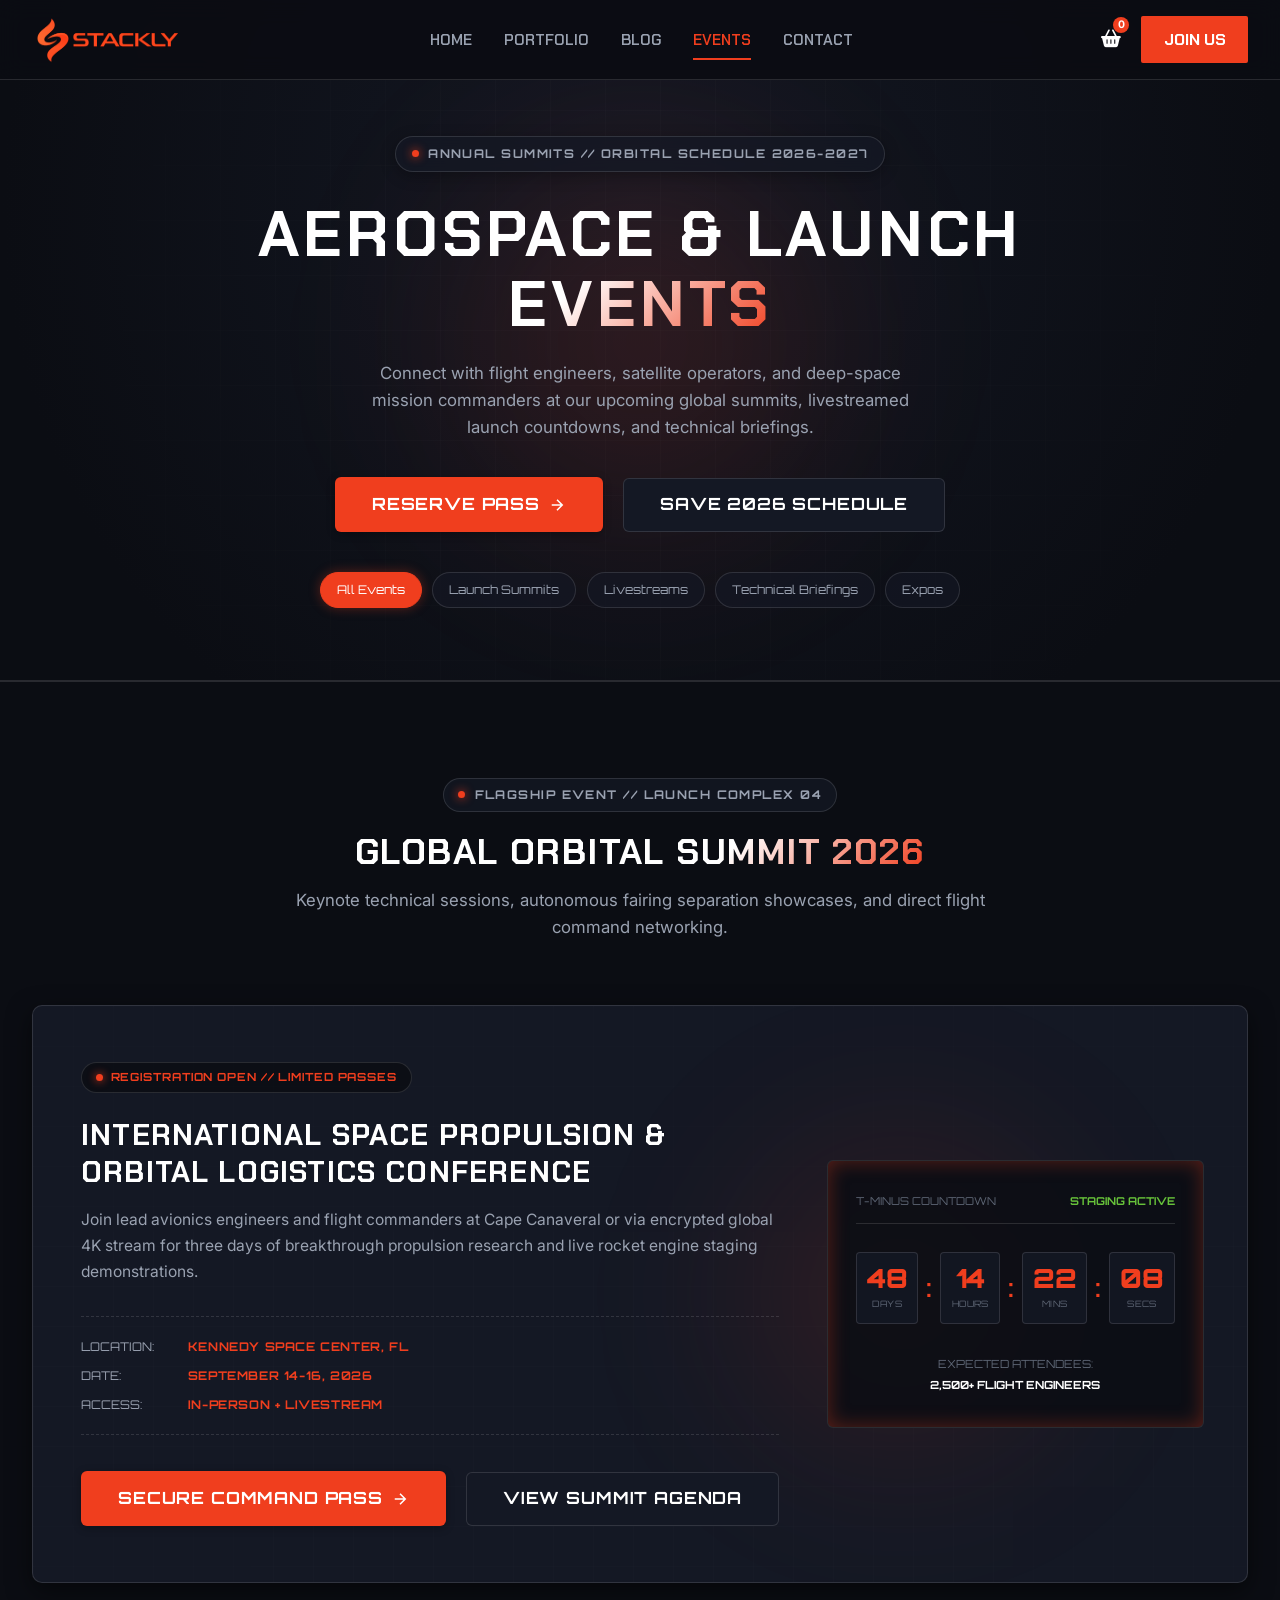
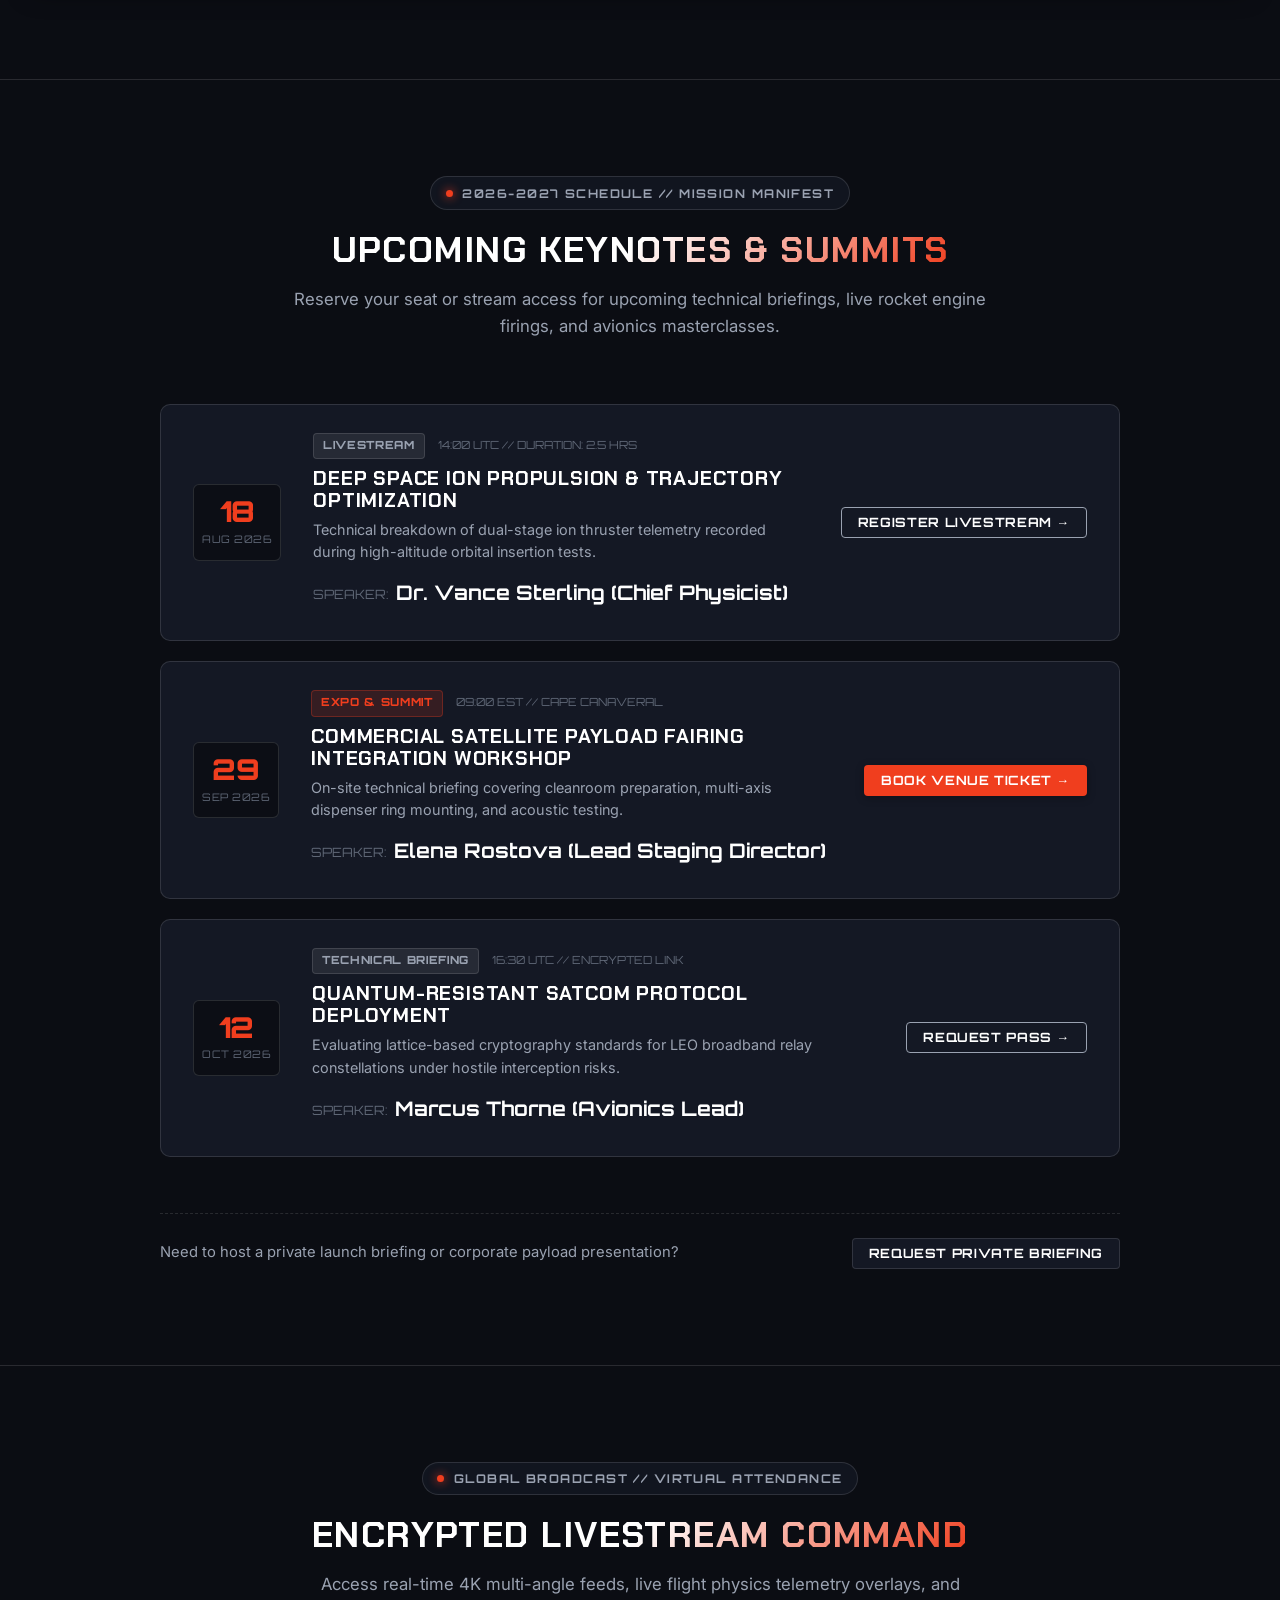
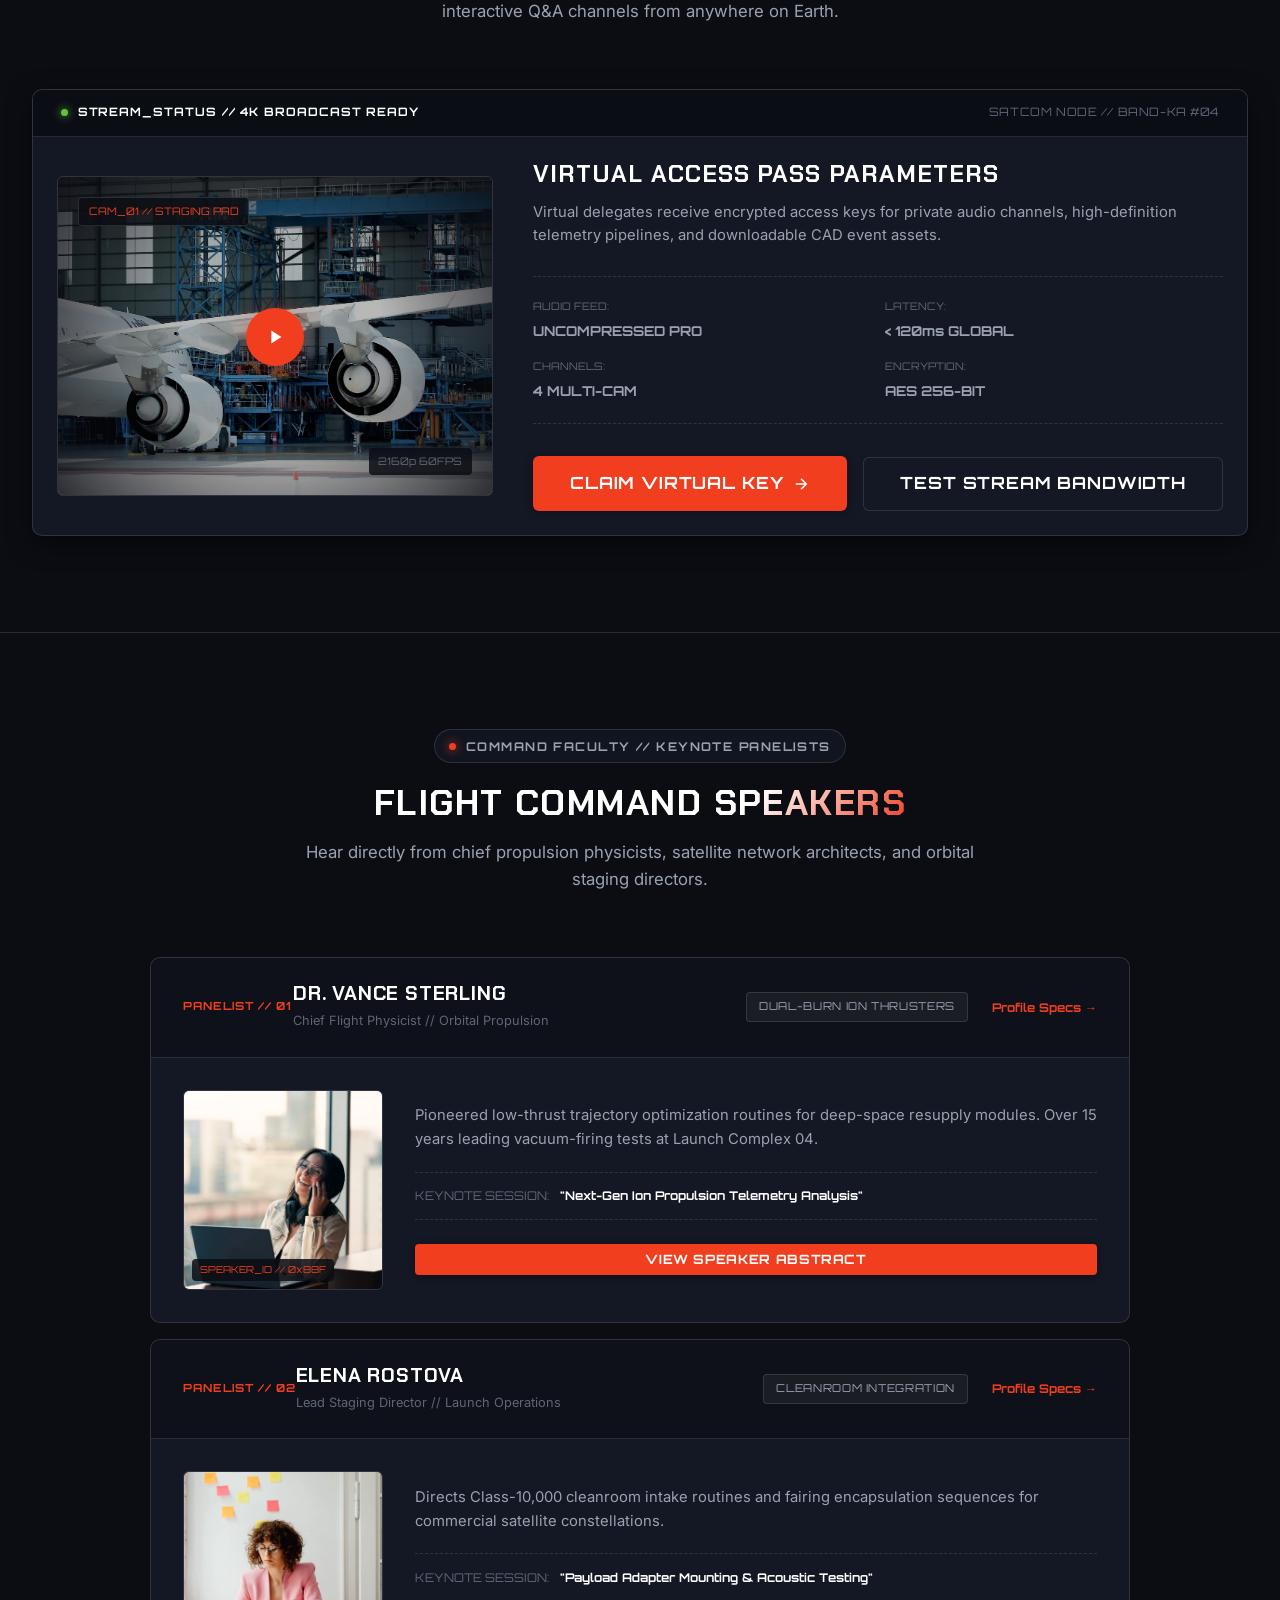
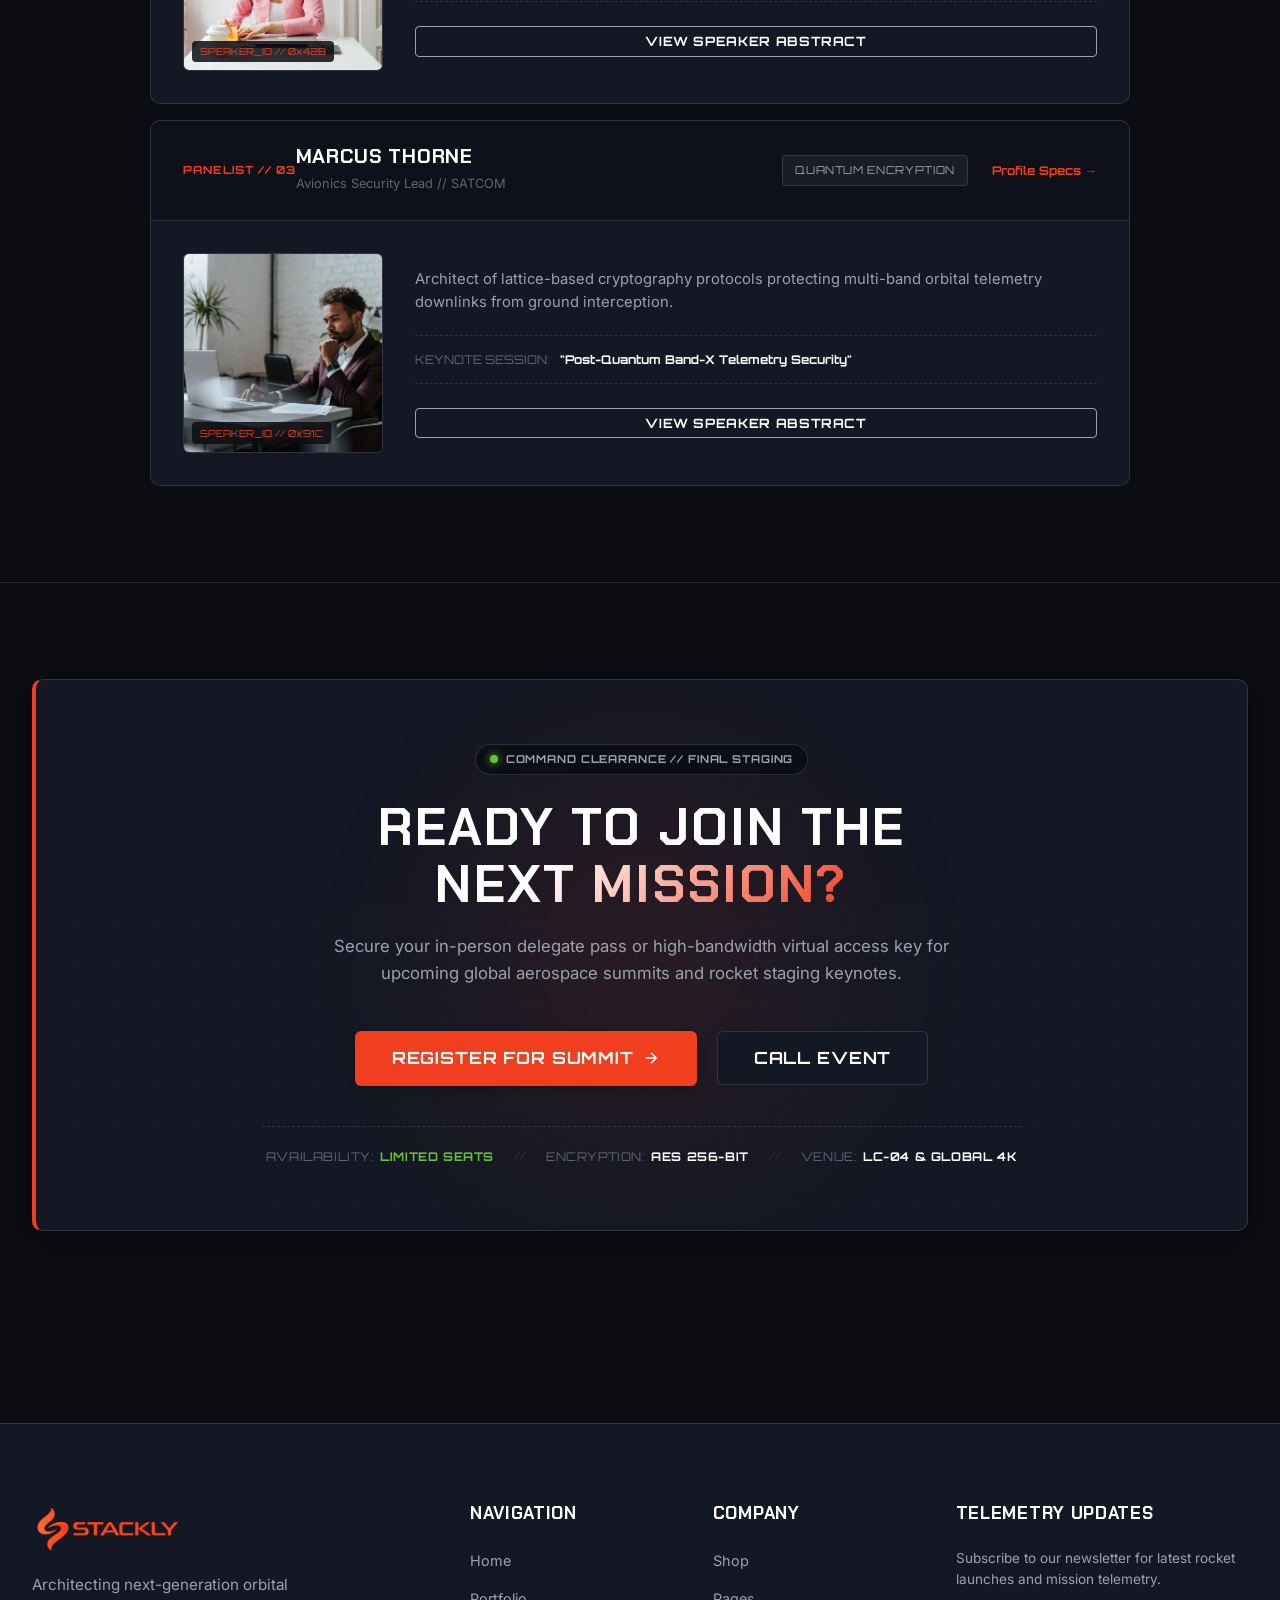
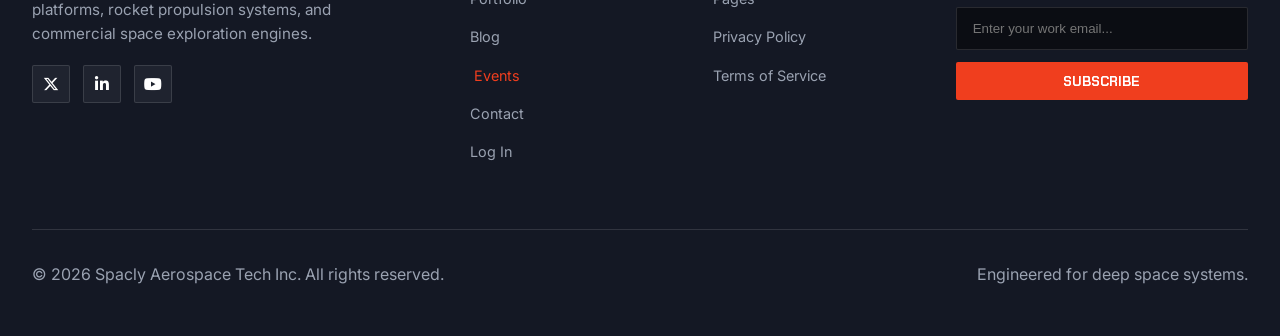
<file: event.html>
<!DOCTYPE html>
<html lang="en">

<head>
  <meta charset="UTF-8">
  <meta name="viewport" content="width=device-width, initial-scale=1.0">
  <title>Spacly - Aerospace</title>

  <link rel="preconnect" href="https://fonts.googleapis.com">
  <link rel="preconnect" href="https://fonts.gstatic.com" crossorigin>
  <link
    href="https://fonts.googleapis.com/css2?family=Chakra+Petch:wght@600;700&family=Inter:wght@400;500;600&display=swap"
    rel="stylesheet">
  <link rel="stylesheet" href="https://cdnjs.cloudflare.com/ajax/libs/font-awesome/6.5.1/css/all.min.css" />
  <link rel="stylesheet" href="https://unpkg.com/aos@next/dist/aos.css" />

  <link rel="stylesheet" href="root.css">
  <link rel="stylesheet" href="event.css">
  <link rel="icon" href="./assets/bg remove.webp">
  <link rel="stylesheet" href="style.css">
</head>

<body>

  <header class="header" data-aos="fade-down">
    <div class="container header-container">
      <a href="index.html" class="logo">
        <img src="./assets/orange.webp" alt="logo" width="150px" height="50px">
      </a>

      <nav class="nav-menu" id="navMenu">
        <div class="mobile-nav-header">
          <a href="index.html" class="logo">
            <img src="./assets/orange.webp" alt="logo" width="150px" height="50px">
          </a>
        </div>

        <ul class="nav-list">
          <li><a href="index.html" class="nav-link">Home</a></li>
          <li><a href="port.html" class="nav-link">Portfolio</a></li>
          <li><a href="blog.html" class="nav-link">Blog</a></li>
          <li><a href="event.html" class="nav-link">Events</a></li>
          <li><a href="contact.html" class="nav-link">Contact</a></li>
        </ul>

        <div class="mobile-nav-footer">
          <a href="auth.html" class="btn-join mobile-join-btn">Join Us</a>
        </div>
      </nav>

      <div class="header-actions">
        <a href="error.html" class="action-icon">
          <i class="fa-solid fa-basket-shopping"></i>
          <span class="cart-badge">0</span>
        </a>
        <!-- <button class="action-icon"><i class="fa-solid fa-magnifying-glass"></i></button> -->
        <a href="auth.html" class="btn-join desktop-join-btn">Join Us</a>

        <button class="hamburger" id="hamburgerBtn" aria-label="Toggle Menu">
          <span class="bar"></span>
          <span class="bar"></span>
          <span class="bar"></span>
        </button>
      </div>
    </div>
  </header>






  <!-- ==========================================================================
   Aerospace Events & Launch Summits Intro Section
   ========================================================================== -->
  <section class="events-hero">
    <!-- Interactive Ambient Layering -->
    <div class="events-hero-overlay"></div>
    <div class="events-grid-pattern"></div>
    <div class="events-radar-glow"></div>

    <div class="container">
      <div class="events-hero-content" data-aos="fade-down">

        <!-- Top Status Badge -->
        <div class="hero-badge">
          <span class="badge-dot"></span>
          <span class="badge-text">ANNUAL SUMMITS // ORBITAL SCHEDULE 2026-2027</span>
        </div>

        <h1 class="hero-title">
          AEROSPACE & LAUNCH <span class="text-gradient">EVENTS</span>
        </h1>

        <p class="hero-description">
          Connect with flight engineers, satellite operators, and deep-space mission commanders at our upcoming global
          summits, livestreamed launch countdowns, and technical briefings.
        </p>

        <!-- Event Quick Action Bar linking to error.html -->
        <div class="events-actions" data-aos="fade-up" data-aos-delay="100">
          <a href="error.html" class="btn btn-primary btn-lg">
            <span>Reserve Pass</span>
            <svg class="btn-icon" width="18" height="18" viewBox="0 0 24 24" fill="none" stroke="currentColor"
              stroke-width="2">
              <path d="M5 12h14M12 5l7 7-7 7" />
            </svg>
          </a>
          <a href="error.html" class="btn btn-secondary btn-lg">
            <span>Save 2026 Schedule</span>
          </a>
        </div>

        <!-- Quick Category Filter Bar linking to error.html -->
        <div class="events-topics" data-aos="fade-up" data-aos-delay="200">
          <a href="error.html" class="topic-pill active">All Events</a>
          <a href="error.html" class="topic-pill">Launch Summits</a>
          <a href="error.html" class="topic-pill">Livestreams</a>
          <a href="error.html" class="topic-pill">Technical Briefings</a>
          <a href="error.html" class="topic-pill">Expos</a>
        </div>

      </div>
    </div>
  </section>








  <!-- ==========================================================================
   Featured Global Aerospace Summit & Live Countdown Module
   ========================================================================== -->
  <section class="featured-event-section" id="featured-summit">
    <div class="container">

      <!-- Section Header Block -->
      <div class="section-header" data-aos="fade-down">
        <div class="header-badge">
          <span class="badge-dot"></span>
          <span class="badge-text">FLAGSHIP EVENT // LAUNCH COMPLEX 04</span>
        </div>
        <h2 class="section-title">
          GLOBAL ORBITAL <span class="text-gradient">SUMMIT 2026</span>
        </h2>
        <p class="section-description">
          Keynote technical sessions, autonomous fairing separation showcases, and direct flight command networking.
        </p>
      </div>

      <!-- Featured Event Glassmorphism Command Panel -->
      <div class="featured-event-card" data-aos="fade-up" data-aos-delay="100">

        <!-- Ambient Visual Glow & Grid -->
        <div class="card-glow-bg"></div>
        <div class="card-grid-texture"></div>

        <!-- Main Event Details Body -->
        <div class="event-main-content">

          <!-- Left Column: Event Metadata & Narrative -->
          <div class="event-info">
            <div class="event-status-pill">
              <span class="pulse-beacon"></span>
              <span>REGISTRATION OPEN // LIMITED PASSES</span>
            </div>

            <h3 class="event-headline">International Space Propulsion & Orbital Logistics Conference</h3>

            <p class="event-excerpt">
              Join lead avionics engineers and flight commanders at Cape Canaveral or via encrypted global 4K stream for
              three days of breakthrough propulsion research and live rocket engine staging demonstrations.
            </p>

            <div class="event-venue-strip">
              <div class="venue-node">
                <span class="node-label">LOCATION:</span>
                <span class="node-val">KENNEDY SPACE CENTER, FL</span>
              </div>
              <div class="venue-node">
                <span class="node-label">DATE:</span>
                <span class="node-val">SEPTEMBER 14-16, 2026</span>
              </div>
              <div class="venue-node">
                <span class="node-label">ACCESS:</span>
                <span class="node-val">IN-PERSON + LIVESTREAM</span>
              </div>
            </div>

            <div class="event-actions">
              <a href="error.html" class="btn btn-primary btn-lg">
                <span>Secure Command Pass</span>
                <svg class="btn-icon" width="18" height="18" viewBox="0 0 24 24" fill="none" stroke="currentColor"
                  stroke-width="2">
                  <path d="M5 12h14M12 5l7 7-7 7" />
                </svg>
              </a>
              <a href="error.html" class="btn btn-secondary btn-lg">
                <span>View Summit Agenda</span>
              </a>
            </div>
          </div>

          <!-- Right Column: Live Staging Countdown HUD Clock -->
          <div class="event-countdown-hud">
            <div class="hud-timer-header">
              <span class="hud-code">T-MINUS COUNTDOWN</span>
              <span class="hud-status">STAGING ACTIVE</span>
            </div>

            <div class="countdown-digits">
              <div class="time-block">
                <span class="time-num">48</span>
                <span class="time-lbl">DAYS</span>
              </div>
              <span class="time-colon">:</span>
              <div class="time-block">
                <span class="time-num">14</span>
                <span class="time-lbl">HOURS</span>
              </div>
              <span class="time-colon">:</span>
              <div class="time-block">
                <span class="time-num">22</span>
                <span class="time-lbl">MINS</span>
              </div>
              <span class="time-colon">:</span>
              <div class="time-block">
                <span class="time-num">08</span>
                <span class="time-lbl">SECS</span>
              </div>
            </div>

            <div class="hud-footer-tag">
              <span class="tag-lbl">EXPECTED ATTENDEES:</span>
              <span class="tag-val">2,500+ FLIGHT ENGINEERS</span>
            </div>
          </div>

        </div>

      </div>

    </div>
  </section>








  <!-- ==========================================================================
   Upcoming Events & Keynote Agenda Schedule Section
   ========================================================================== -->
  <section class="schedule-section" id="upcoming-schedule">
    <div class="container">

      <!-- Section Header Block -->
      <div class="section-header" data-aos="fade-down">
        <div class="header-badge">
          <span class="badge-dot"></span>
          <span class="badge-text">2026-2027 SCHEDULE // MISSION MANIFEST</span>
        </div>
        <h2 class="section-title">
          UPCOMING <span class="text-gradient">KEYNOTES & SUMMITS</span>
        </h2>
        <p class="section-description">
          Reserve your seat or stream access for upcoming technical briefings, live rocket engine firings, and avionics
          masterclasses.
        </p>
      </div>

      <!-- Timeline Schedule List -->
      <div class="schedule-timeline" data-aos="fade-up" data-aos-delay="100">

        <!-- Event Schedule Row 1 -->
        <div class="timeline-row">
          <div class="date-badge-box">
            <span class="date-day">18</span>
            <span class="date-month">AUG 2026</span>
          </div>

          <div class="event-details">
            <div class="event-meta">
              <span class="meta-tag tag-primary">LIVESTREAM</span>
              <span class="meta-time">14:00 UTC // DURATION: 2.5 HRS</span>
            </div>
            <h3 class="event-title">Deep Space Ion Propulsion & Trajectory Optimization</h3>
            <p class="event-desc">
              Technical breakdown of dual-stage ion thruster telemetry recorded during high-altitude orbital insertion
              tests.
            </p>
            <div class="speaker-pill">
              <span class="speaker-role">SPEAKER:</span>
              <span class="speaker-name">Dr. Vance Sterling (Chief Physicist)</span>
            </div>
          </div>

          <div class="event-action">
            <a href="error.html" class="btn btn-outline btn-sm">
              <span>Register Livestream &rarr;</span>
            </a>
          </div>
        </div>

        <!-- Event Schedule Row 2 -->
        <div class="timeline-row">
          <div class="date-badge-box">
            <span class="date-day">29</span>
            <span class="date-month">SEP 2026</span>
          </div>

          <div class="event-details">
            <div class="event-meta">
              <span class="meta-tag tag-accent">EXPO & SUMMIT</span>
              <span class="meta-time">09:00 EST // CAPE CANAVERAL</span>
            </div>
            <h3 class="event-title">Commercial Satellite Payload Fairing Integration Workshop</h3>
            <p class="event-desc">
              On-site technical briefing covering cleanroom preparation, multi-axis dispenser ring mounting, and
              acoustic testing.
            </p>
            <div class="speaker-pill">
              <span class="speaker-role">SPEAKER:</span>
              <span class="speaker-name">Elena Rostova (Lead Staging Director)</span>
            </div>
          </div>

          <div class="event-action">
            <a href="error.html" class="btn btn-primary btn-sm">
              <span>Book Venue Ticket &rarr;</span>
            </a>
          </div>
        </div>

        <!-- Event Schedule Row 3 -->
        <div class="timeline-row">
          <div class="date-badge-box">
            <span class="date-day">12</span>
            <span class="date-month">OCT 2026</span>
          </div>

          <div class="event-details">
            <div class="event-meta">
              <span class="meta-tag tag-primary">TECHNICAL BRIEFING</span>
              <span class="meta-time">16:30 UTC // ENCRYPTED LINK</span>
            </div>
            <h3 class="event-title">Quantum-Resistant SatCom Protocol Deployment</h3>
            <p class="event-desc">
              Evaluating lattice-based cryptography standards for LEO broadband relay constellations under hostile
              interception risks.
            </p>
            <div class="speaker-pill">
              <span class="speaker-role">SPEAKER:</span>
              <span class="speaker-name">Marcus Thorne (Avionics Lead)</span>
            </div>
          </div>

          <div class="event-action">
            <a href="error.html" class="btn btn-outline btn-sm">
              <span>Request Pass &rarr;</span>
            </a>
          </div>
        </div>

      </div>

      <!-- Timeline Footer Actions -->
      <div class="schedule-footer" data-aos="fade-up">
        <p>Need to host a private launch briefing or corporate payload presentation?</p>
        <a href="error.html" class="btn btn-secondary btn-sm">
          <span>Request Private Briefing</span>
        </a>
      </div>

    </div>
  </section>







  <!-- ==========================================================================
   Virtual Attendance Command Console & Global Livestream Section
   ========================================================================== -->
  <section class="livestream-section" id="virtual-command">
    <div class="container">

      <!-- Section Header Block -->
      <div class="section-header" data-aos="fade-down">
        <div class="header-badge">
          <span class="badge-dot"></span>
          <span class="badge-text">GLOBAL BROADCAST // VIRTUAL ATTENDANCE</span>
        </div>
        <h2 class="section-title">
          ENCRYPTED <span class="text-gradient">LIVESTREAM COMMAND</span>
        </h2>
        <p class="section-description">
          Access real-time 4K multi-angle feeds, live flight physics telemetry overlays, and interactive Q&A channels
          from anywhere on Earth.
        </p>
      </div>

      <!-- Main Livestream Console Strip -->
      <div class="livestream-console" data-aos="fade-up" data-aos-delay="100">

        <!-- Top HUD Control Bar -->
        <div class="console-top-bar">
          <div class="bar-left">
            <span class="beacon-dot"></span>
            <span class="stream-status">STREAM_STATUS // 4K BROADCAST READY</span>
          </div>
          <div class="bar-right">
            <span class="sat-id">SATCOM NODE // BAND-KA #04</span>
          </div>
        </div>

        <!-- Console Body Grid -->
        <div class="console-body">

          <!-- Left Visual Feed Display -->
          <div class="stream-viewport">
            <img src="./assets/blog.webp"
              alt="Livestream Command Feed" class="viewport-img">
            <div class="viewport-overlay">
              <span class="cam-tag">CAM_01 // STAGING PAD</span>
              <a href="error.html" class="viewport-play-btn">
                <svg width="22" height="22" viewBox="0 0 24 24" fill="currentColor">
                  <path d="M8 5v14l11-7z" />
                </svg>
              </a>
              <span class="resolution-tag">2160p 60FPS</span>
            </div>
          </div>

          <!-- Right Console Telemetry & Access Specs -->
          <div class="stream-details">
            <h3 class="stream-headline">Virtual Access Pass Parameters</h3>
            <p class="stream-desc">
              Virtual delegates receive encrypted access keys for private audio channels, high-definition telemetry
              pipelines, and downloadable CAD event assets.
            </p>

            <!-- Telemetry Specs Bar -->
            <div class="stream-spec-grid">
              <div class="spec-node">
                <span class="spec-lbl">AUDIO FEED:</span>
                <span class="spec-val">UNCOMPRESSED PRO</span>
              </div>
              <div class="spec-node">
                <span class="spec-lbl">LATENCY:</span>
                <span class="spec-val">&lt; 120ms GLOBAL</span>
              </div>
              <div class="spec-node">
                <span class="spec-lbl">CHANNELS:</span>
                <span class="spec-val">4 MULTI-CAM</span>
              </div>
              <div class="spec-node">
                <span class="spec-lbl">ENCRYPTION:</span>
                <span class="spec-val">AES 256-BIT</span>
              </div>
            </div>

            <!-- Actions pointing to error.html -->
            <div class="stream-actions">
              <a href="error.html" class="btn btn-primary btn-lg">
                <span>Claim Virtual Key</span>
                <svg class="btn-icon" width="18" height="18" viewBox="0 0 24 24" fill="none" stroke="currentColor"
                  stroke-width="2">
                  <path d="M5 12h14M12 5l7 7-7 7" />
                </svg>
              </a>
              <a href="error.html" class="btn btn-secondary btn-lg">
                <span>Test Stream Bandwidth</span>
              </a>
            </div>
          </div>

        </div>

      </div>

    </div>
  </section>








  <!-- ==========================================================================
   Aerospace Keynote Speakers & Command Panelists (Drawer List Layout)
   ========================================================================== -->
  <section class="speakers-section" id="keynote-panelists">
    <div class="container">

      <!-- Section Header Block -->
      <div class="section-header" data-aos="fade-down">
        <div class="header-badge">
          <span class="badge-dot"></span>
          <span class="badge-text">COMMAND FACULTY // KEYNOTE PANELISTS</span>
        </div>
        <h2 class="section-title">
          FLIGHT COMMAND <span class="text-gradient">SPEAKERS</span>
        </h2>
        <p class="section-description">
          Hear directly from chief propulsion physicists, satellite network architects, and orbital staging directors.
        </p>
      </div>

      <!-- Speaker Console List -->
      <div class="speakers-console" data-aos="fade-up" data-aos-delay="100">

        <!-- Speaker Row 1 -->
        <div class="speaker-drawer-item active">
          <div class="drawer-header">
            <div class="speaker-meta-code">PANELIST // 01</div>
            <div class="speaker-identity">
              <h3 class="speaker-name">Dr. Vance Sterling</h3>
              <span class="speaker-role">Chief Flight Physicist // Orbital Propulsion</span>
            </div>
            <div class="speaker-topic-badge">DUAL-BURN ION THRUSTERS</div>
            <a href="error.html" class="drawer-toggle-btn">
              <span>Profile Specs &rarr;</span>
            </a>
          </div>

          <div class="drawer-body">
            <div class="drawer-portrait">
              <img src="./assets/w8.webp"
                alt="Dr. Vance Sterling" class="portrait-img">
              <div class="portrait-hud-tag">SPEAKER_ID // 0x88F</div>
            </div>
            <div class="drawer-bio">
              <p class="bio-text">
                Pioneered low-thrust trajectory optimization routines for deep-space resupply modules. Over 15 years
                leading vacuum-firing tests at Launch Complex 04.
              </p>
              <div class="speaker-keynote-strip">
                <span class="keynote-lbl">KEYNOTE SESSION:</span>
                <span class="keynote-val">"Next-Gen Ion Propulsion Telemetry Analysis"</span>
              </div>
              <a href="error.html" class="btn btn-primary btn-sm">
                <span>View Speaker Abstract</span>
              </a>
            </div>
          </div>
        </div>

        <!-- Speaker Row 2 -->
        <div class="speaker-drawer-item">
          <div class="drawer-header">
            <div class="speaker-meta-code">PANELIST // 02</div>
            <div class="speaker-identity">
              <h3 class="speaker-name">Elena Rostova</h3>
              <span class="speaker-role">Lead Staging Director // Launch Operations</span>
            </div>
            <div class="speaker-topic-badge">CLEANROOM INTEGRATION</div>
            <a href="error.html" class="drawer-toggle-btn">
              <span>Profile Specs &rarr;</span>
            </a>
          </div>

          <div class="drawer-body">
            <div class="drawer-portrait">
              <img src="./assets/w11.webp"
                alt="Elena Rostova" class="portrait-img">
              <div class="portrait-hud-tag">SPEAKER_ID // 0x42B</div>
            </div>
            <div class="drawer-bio">
              <p class="bio-text">
                Directs Class-10,000 cleanroom intake routines and fairing encapsulation sequences for commercial
                satellite constellations.
              </p>
              <div class="speaker-keynote-strip">
                <span class="keynote-lbl">KEYNOTE SESSION:</span>
                <span class="keynote-val">"Payload Adapter Mounting & Acoustic Testing"</span>
              </div>
              <a href="error.html" class="btn btn-outline btn-sm">
                <span>View Speaker Abstract</span>
              </a>
            </div>
          </div>
        </div>

        <!-- Speaker Row 3 -->
        <div class="speaker-drawer-item">
          <div class="drawer-header">
            <div class="speaker-meta-code">PANELIST // 03</div>
            <div class="speaker-identity">
              <h3 class="speaker-name">Marcus Thorne</h3>
              <span class="speaker-role">Avionics Security Lead // SATCOM</span>
            </div>
            <div class="speaker-topic-badge">QUANTUM ENCRYPTION</div>
            <a href="error.html" class="drawer-toggle-btn">
              <span>Profile Specs &rarr;</span>
            </a>
          </div>

          <div class="drawer-body">
            <div class="drawer-portrait">
              <img src="./assets/m7.webp"
                alt="Marcus Thorne" class="portrait-img">
              <div class="portrait-hud-tag">SPEAKER_ID // 0x91C</div>
            </div>
            <div class="drawer-bio">
              <p class="bio-text">
                Architect of lattice-based cryptography protocols protecting multi-band orbital telemetry downlinks from
                ground interception.
              </p>
              <div class="speaker-keynote-strip">
                <span class="keynote-lbl">KEYNOTE SESSION:</span>
                <span class="keynote-val">"Post-Quantum Band-X Telemetry Security"</span>
              </div>
              <a href="error.html" class="btn btn-outline btn-sm">
                <span>View Speaker Abstract</span>
              </a>
            </div>
          </div>
        </div>

      </div>

    </div>
  </section>







  <!-- ==========================================================================
   Aerospace Events Call To Action (CTA) Banner
   ========================================================================== -->
  <section class="events-cta-section" id="events-cta">
    <div class="container">

      <div class="events-cta-box" data-aos="zoom-in">

        <!-- Atmospheric Background Glows -->
        <div class="cta-glow-element"></div>
        <div class="cta-grid-overlay"></div>

        <!-- Main CTA Content -->
        <div class="cta-inner-content">

          <!-- Top Status Tag -->
          <div class="cta-status-badge">
            <span class="status-dot"></span>
            <span class="status-lbl">COMMAND CLEARANCE // FINAL STAGING</span>
          </div>

          <h2 class="cta-title">
            READY TO JOIN THE <span class="text-gradient">NEXT MISSION?</span>
          </h2>

          <p class="cta-description">
            Secure your in-person delegate pass or high-bandwidth virtual access key for upcoming global aerospace
            summits and rocket staging keynotes.
          </p>

          <!-- Primary Action Buttons linking to error.html -->
          <div class="cta-button-group">
            <a href="error.html" class="btn btn-primary btn-lg">
              <span>Register for Summit</span>
              <svg class="btn-icon" width="18" height="18" viewBox="0 0 24 24" fill="none" stroke="currentColor"
                stroke-width="2">
                <path d="M5 12h14M12 5l7 7-7 7" />
              </svg>
            </a>
            <a href="error.html" class="btn btn-secondary btn-lg">
              <span>Call Event</span>
            </a>
          </div>

          <!-- Live Telemetry Footer Bar -->
          <div class="cta-telemetry-bar">
            <div class="telemetry-node">
              <span class="t-lbl">AVAILABILITY:</span>
              <span class="t-val text-success">LIMITED SEATS</span>
            </div>
            <span class="t-divider">//</span>
            <div class="telemetry-node">
              <span class="t-lbl">ENCRYPTION:</span>
              <span class="t-val">AES 256-BIT</span>
            </div>
            <span class="t-divider">//</span>
            <div class="telemetry-node">
              <span class="t-lbl">VENUE:</span>
              <span class="t-val">LC-04 & GLOBAL 4K</span>
            </div>
          </div>

        </div>

      </div>

    </div>
  </section>






  <footer class="footer" data-aos="fade-up">
    <div class="container">
      <div class="footer-grid">

        <div class="footer-col-about">
          <a href="index.html" class="logo">
            <img src="./assets/orange.webp" alt="logo" width="150px" height="50px">

          </a>
          <p>Architecting next-generation orbital platforms, rocket propulsion systems, and commercial space exploration
            engines.</p>
          <div class="social-links">
            <a href="error.html"><i class="fa-brands fa-x-twitter"></i></a>
            <a href="error.html"><i class="fa-brands fa-linkedin-in"></i></a>
            <a href="error.html"><i class="fa-brands fa-youtube"></i></a>
          </div>
        </div>

        <div class="footer-col-links">
          <h4>Navigation</h4>
          <ul class="footer-menu">
            <li><a href="index.html" class="footer-link">Home</a></li>
            <li><a href="port.html" class="footer-link">Portfolio</a></li>
            <li><a href="blog.html" class="footer-link">Blog</a></li>
            <li><a href="event.html" class="footer-link">Events</a></li>
            <li><a href="contact.html" class="footer-link">Contact</a></li>
            <li><a href="auth.html" class="footer-link">Log In</a></li>
          </ul>
        </div>

        <div class="footer-col-links">
          <h4>Company</h4>
          <ul class="footer-menu">
            <li><a href="error.html" class="footer-link">Shop</a></li>
            <li><a href="error.html" class="footer-link">Pages</a></li>
            <li><a href="error.html" class="footer-link">Privacy Policy</a></li>
            <li><a href="error.html" class="footer-link">Terms of Service</a></li>
          </ul>
        </div>

        <div class="footer-col-newsletter">
          <h4>Telemetry Updates</h4>
          <p class="newsletter-desc">Subscribe to our newsletter for latest rocket launches and mission telemetry.</p>
          <form class="newsletter-form" action="error.html" method="GET">
            <input type="email" placeholder="Enter your work email..." class="newsletter-input" required>
            <button type="submit" class="btn-join btn-submit">Subscribe</button>
          </form>
        </div>

      </div>

      <div class="footer-bottom">
        <p>&copy; 2026 Spacly Aerospace Tech Inc. All rights reserved.</p>
        <p>Engineered for deep space systems.</p>
      </div>
    </div>
  </footer>

  <script src="https://unpkg.com/aos@next/dist/aos.js"></script>
  <script src="script.js"></script>
</body>

</html>
</file>
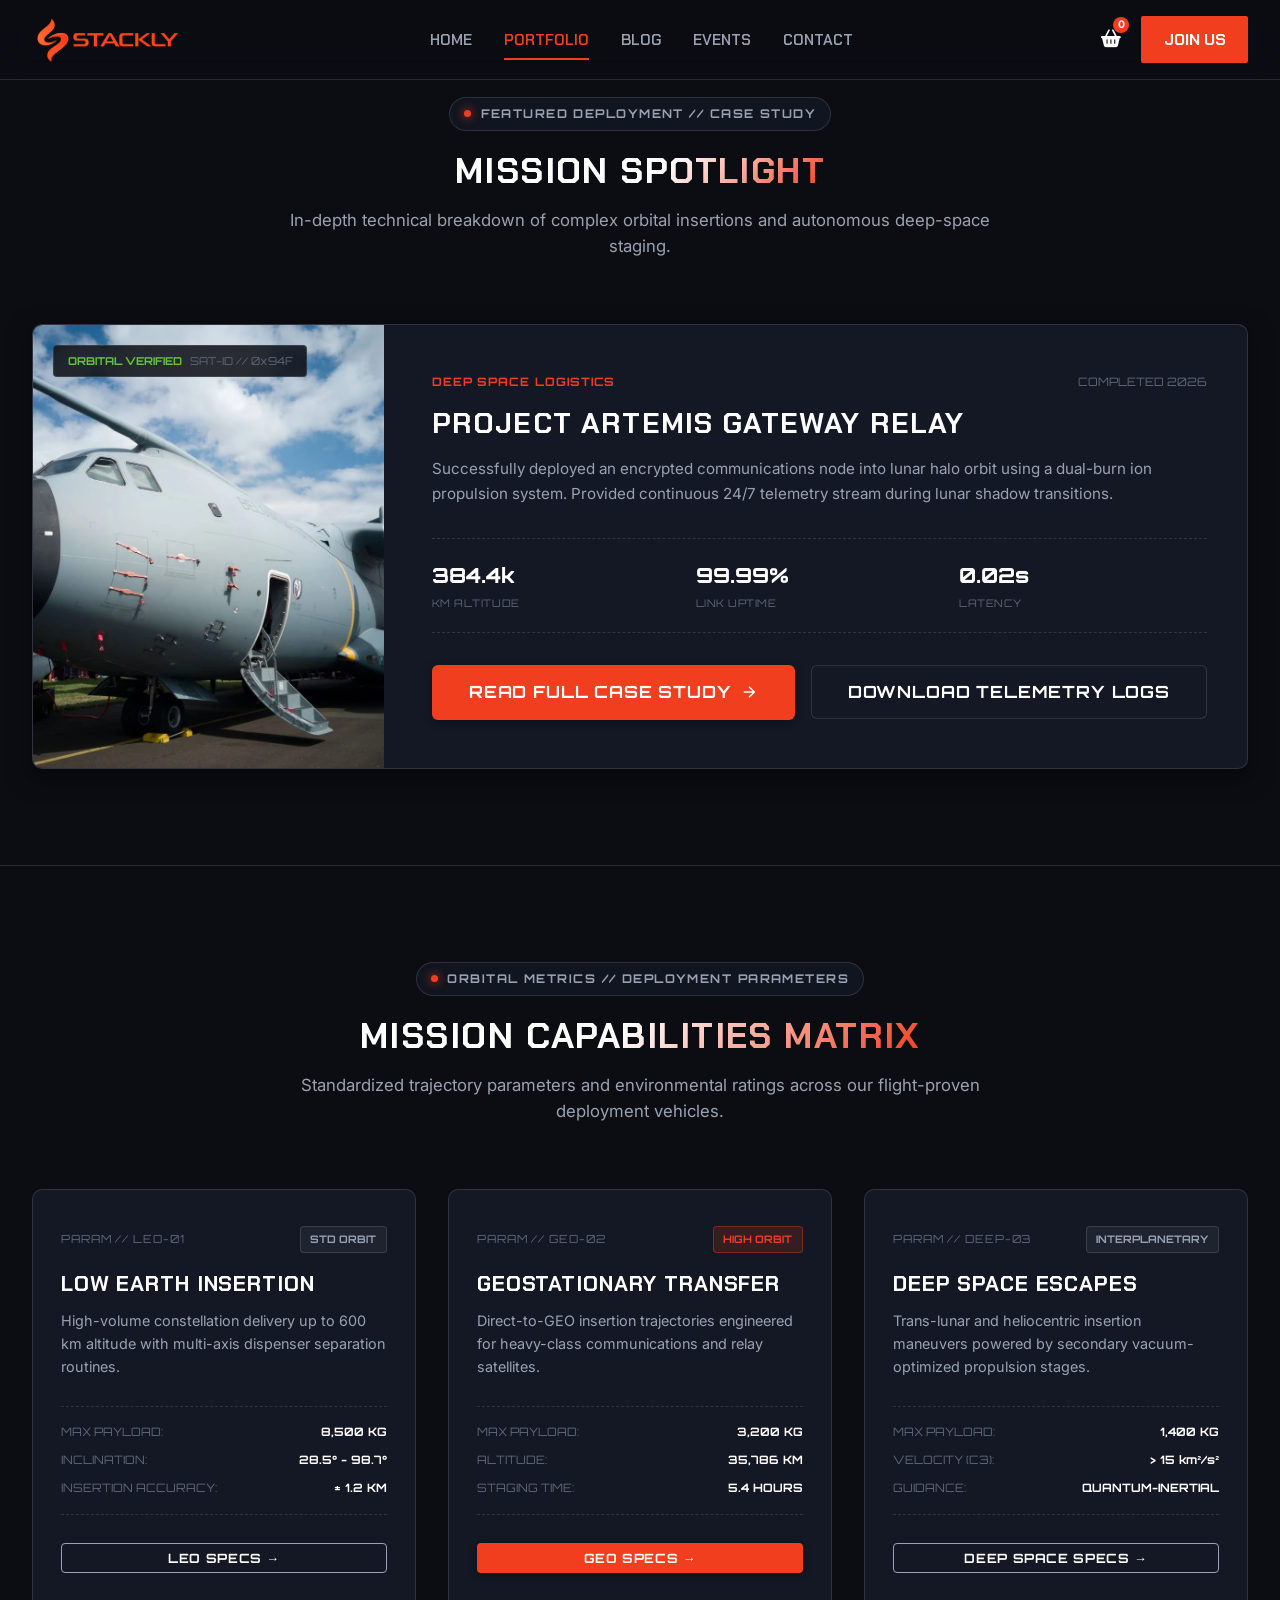
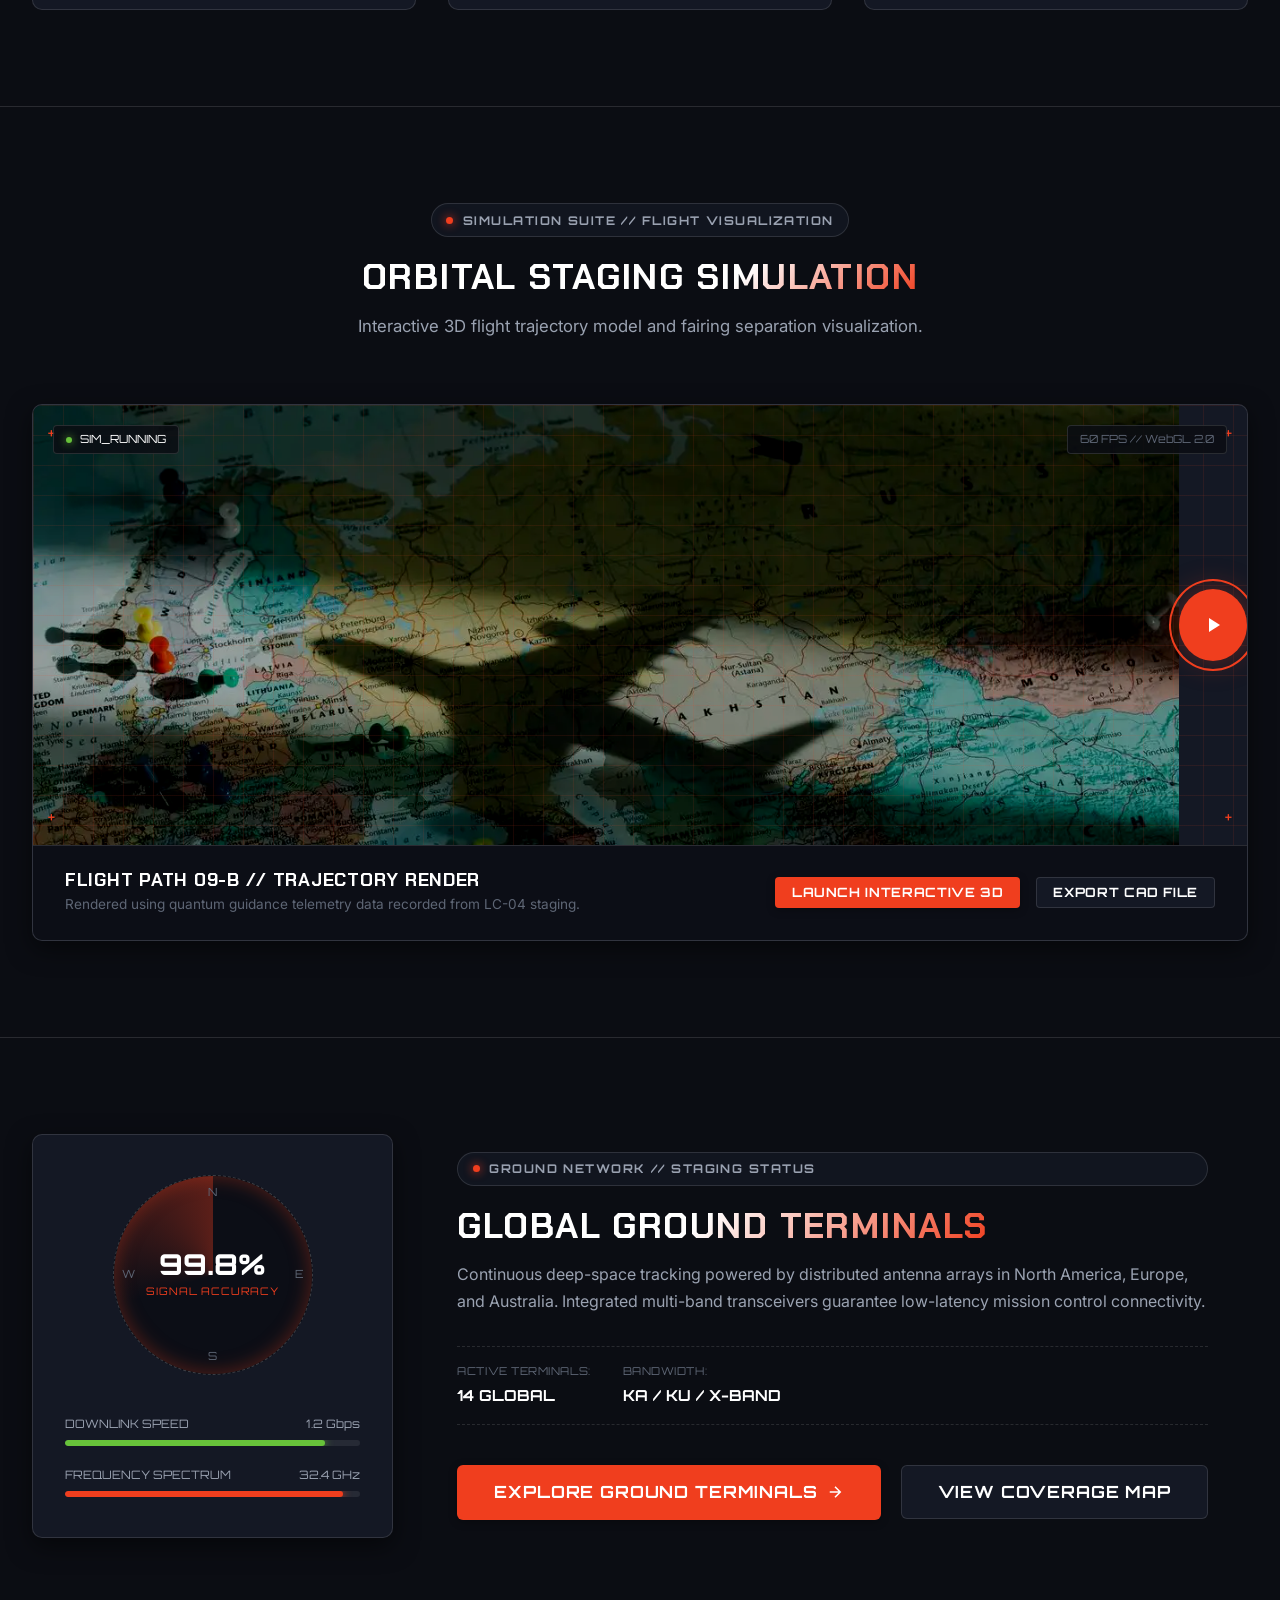
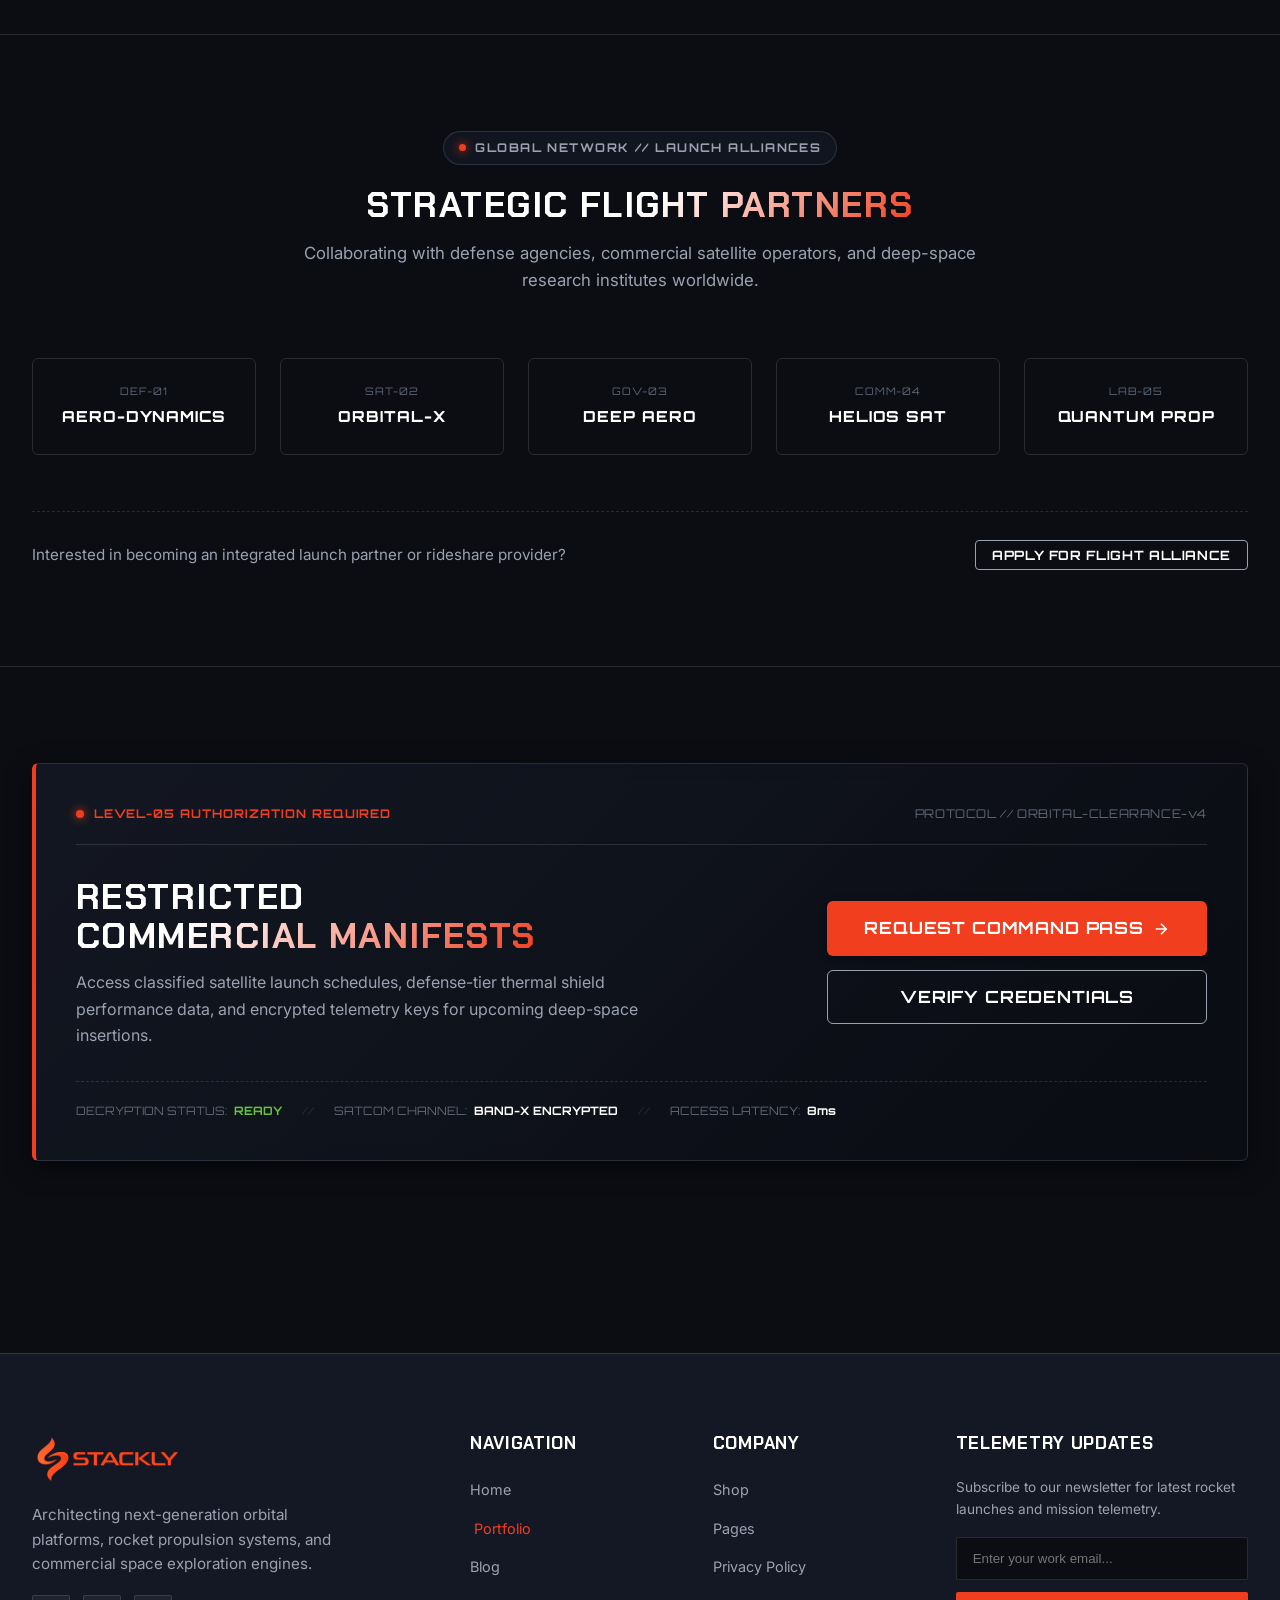
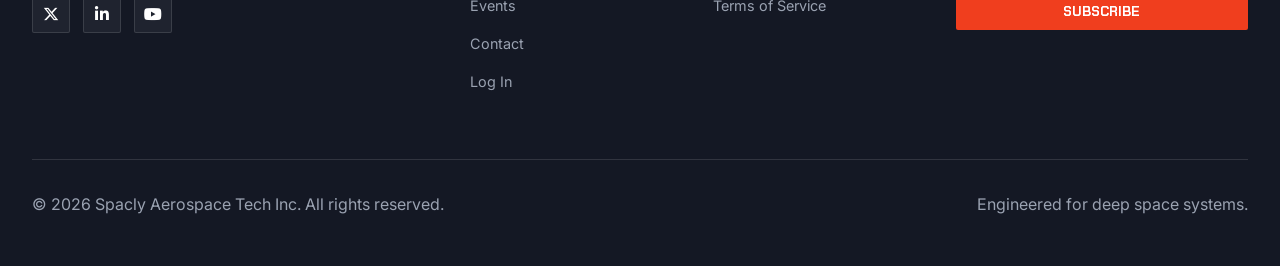
<file: port.html>
<!DOCTYPE html>
<html lang="en">

<head>
  <meta charset="UTF-8">
  <meta name="viewport" content="width=device-width, initial-scale=1.0">
  <title>Spacly - Aerospace</title>

  <link rel="preconnect" href="https://fonts.googleapis.com">
  <link rel="preconnect" href="https://fonts.gstatic.com" crossorigin>
  <link
    href="https://fonts.googleapis.com/css2?family=Chakra+Petch:wght@600;700&family=Inter:wght@400;500;600&display=swap"
    rel="stylesheet">
  <link rel="stylesheet" href="https://cdnjs.cloudflare.com/ajax/libs/font-awesome/6.5.1/css/all.min.css" />
  <link rel="stylesheet" href="https://unpkg.com/aos@next/dist/aos.css" />

  <link rel="stylesheet" href="root.css">
  <link rel="icon" href="./assets/bg remove.webp">
  <link rel="stylesheet" href="style.css">
    <link rel="stylesheet" href="port.css">

</head>

<body>

  <header class="header" data-aos="fade-down">
    <div class="container header-container">
      <a href="index.html" class="logo">
        <img src="./assets/orange.webp" alt="logo" width="150px" height="50px">
      </a>

      <nav class="nav-menu" id="navMenu">
        <div class="mobile-nav-header">
          <a href="index.html" class="logo">
            <img src="./assets/orange.webp" alt="logo" width="150px" height="50px">
          </a>
        </div>

        <ul class="nav-list">
          <li><a href="index.html" class="nav-link">Home</a></li>
          <li><a href="port.html" class="nav-link">Portfolio</a></li>
          <li><a href="blog.html" class="nav-link">Blog</a></li>
          <li><a href="event.html" class="nav-link">Events</a></li>
          <li><a href="contact.html" class="nav-link">Contact</a></li>
        </ul>

        <div class="mobile-nav-footer">
          <a href="auth.html" class="btn-join mobile-join-btn">Join Us</a>
        </div>
      </nav>

      <div class="header-actions">
        <a href="error.html" class="action-icon">
          <i class="fa-solid fa-basket-shopping"></i>
          <span class="cart-badge">0</span>
        </a>
        <!-- <button class="action-icon"><i class="fa-solid fa-magnifying-glass"></i></button> -->
        <a href="auth.html" class="btn-join desktop-join-btn">Join Us</a>

        <button class="hamburger" id="hamburgerBtn" aria-label="Toggle Menu">
          <span class="bar"></span>
          <span class="bar"></span>
          <span class="bar"></span>
        </button>
      </div>
    </div>
  </header>





<!-- ==========================================================================
   Portfolio Featured Case Study Spotlight Section
   ========================================================================== -->
<section class="case-study-section" id="featured-mission">
  <div class="container">
    
    <!-- Section Header Block -->
    <div class="section-header" data-aos="fade-down">
      <div class="header-badge">
        <span class="badge-dot"></span>
        <span class="badge-text">FEATURED DEPLOYMENT // CASE STUDY</span>
      </div>
      <h2 class="section-title">
        MISSION <span class="text-gradient">SPOTLIGHT</span>
      </h2>
      <p class="section-description">
        In-depth technical breakdown of complex orbital insertions and autonomous deep-space staging.
      </p>
    </div>

    <!-- Case Study Spotlight Card -->
    <div class="case-study-card" data-aos="fade-up" data-aos-delay="100">
      
      <!-- Visual Display Column -->
      <div class="spotlight-visual">
        <img src="./assets/plane.webp" alt="Orbital Payload Deployment" class="spotlight-img">
        <div class="hud-overlay-tag">
          <span class="tag-status">ORBITAL VERIFIED</span>
          <span class="tag-code">SAT-ID // 0x94F</span>
        </div>
      </div>

      <!-- Content Column -->
      <div class="spotlight-content">
        <div class="spotlight-meta">
          <span class="meta-label">DEEP SPACE LOGISTICS</span>
          <span class="meta-status">COMPLETED 2026</span>
        </div>

        <h3 class="spotlight-title">Project Artemis Gateway Relay</h3>

        <p class="spotlight-desc">
          Successfully deployed an encrypted communications node into lunar halo orbit using a dual-burn ion propulsion system. Provided continuous 24/7 telemetry stream during lunar shadow transitions.
        </p>

        <!-- Technical Telemetry Matrix -->
        <div class="spotlight-stats">
          <div class="stat-box">
            <span class="stat-val">384.4k</span>
            <span class="stat-lbl">KM ALTITUDE</span>
          </div>
          <div class="stat-box">
            <span class="stat-val">99.99%</span>
            <span class="stat-lbl">LINK UPTIME</span>
          </div>
          <div class="stat-box">
            <span class="stat-val">0.02s</span>
            <span class="stat-lbl">LATENCY</span>
          </div>
        </div>

        <!-- Action Links pointing to error.html -->
        <div class="spotlight-actions">
          <a href="error.html" class="btn btn-primary btn-lg">
            <span>Read Full Case Study</span>
            <svg class="btn-icon" width="18" height="18" viewBox="0 0 24 24" fill="none" stroke="currentColor" stroke-width="2"><path d="M5 12h14M12 5l7 7-7 7"/></svg>
          </a>
          <a href="error.html" class="btn btn-secondary btn-lg">
            <span>Download Telemetry Logs</span>
          </a>
        </div>

      </div>

    </div>

  </div>
</section>






<!-- ==========================================================================
   Portfolio Orbital Metrics & Capabilities Grid Section
   ========================================================================== -->
<section class="metrics-section" id="capabilities">
  <div class="container">
    
    <!-- Section Header Block -->
    <div class="section-header" data-aos="fade-down">
      <div class="header-badge">
        <span class="badge-dot"></span>
        <span class="badge-text">ORBITAL METRICS // DEPLOYMENT PARAMETERS</span>
      </div>
      <h2 class="section-title">
        MISSION <span class="text-gradient">CAPABILITIES MATRIX</span>
      </h2>
      <p class="section-description">
        Standardized trajectory parameters and environmental ratings across our flight-proven deployment vehicles.
      </p>
    </div>

    <!-- Capabilities Grid -->
    <div class="metrics-grid">
      
      <!-- Metric Card 1 -->
      <div class="metric-card" data-aos="fade-up" data-aos-delay="100">
        <div class="metric-header">
          <span class="metric-code">PARAM // LEO-01</span>
          <span class="metric-badge">STD ORBIT</span>
        </div>
        <h3 class="metric-title">Low Earth Insertion</h3>
        <p class="metric-desc">
          High-volume constellation delivery up to 600 km altitude with multi-axis dispenser separation routines.
        </p>
        <div class="metric-telemetry">
          <div class="telemetry-row">
            <span class="t-label">MAX PAYLOAD:</span>
            <span class="t-val">8,500 KG</span>
          </div>
          <div class="telemetry-row">
            <span class="t-label">INCLINATION:</span>
            <span class="t-val">28.5° - 98.7°</span>
          </div>
          <div class="telemetry-row">
            <span class="t-label">INSERTION ACCURACY:</span>
            <span class="t-val">± 1.2 KM</span>
          </div>
        </div>
        <a href="error.html" class="btn btn-outline btn-sm metric-btn">
          <span>LEO Specs &rarr;</span>
        </a>
      </div>

      <!-- Metric Card 2 -->
      <div class="metric-card" data-aos="fade-up" data-aos-delay="200">
        <div class="metric-header">
          <span class="metric-code">PARAM // GEO-02</span>
          <span class="metric-badge badge-accent">HIGH ORBIT</span>
        </div>
        <h3 class="metric-title">Geostationary Transfer</h3>
        <p class="metric-desc">
          Direct-to-GEO insertion trajectories engineered for heavy-class communications and relay satellites.
        </p>
        <div class="metric-telemetry">
          <div class="telemetry-row">
            <span class="t-label">MAX PAYLOAD:</span>
            <span class="t-val">3,200 KG</span>
          </div>
          <div class="telemetry-row">
            <span class="t-label">ALTITUDE:</span>
            <span class="t-val">35,786 KM</span>
          </div>
          <div class="telemetry-row">
            <span class="t-label">STAGING TIME:</span>
            <span class="t-val">5.4 HOURS</span>
          </div>
        </div>
        <a href="error.html" class="btn btn-primary btn-sm metric-btn">
          <span>GEO Specs &rarr;</span>
        </a>
      </div>

      <!-- Metric Card 3 -->
      <div class="metric-card" data-aos="fade-up" data-aos-delay="300">
        <div class="metric-header">
          <span class="metric-code">PARAM // DEEP-03</span>
          <span class="metric-badge">INTERPLANETARY</span>
        </div>
        <h3 class="metric-title">Deep Space Escapes</h3>
        <p class="metric-desc">
          Trans-lunar and heliocentric insertion maneuvers powered by secondary vacuum-optimized propulsion stages.
        </p>
        <div class="metric-telemetry">
          <div class="telemetry-row">
            <span class="t-label">MAX PAYLOAD:</span>
            <span class="t-val">1,400 KG</span>
          </div>
          <div class="telemetry-row">
            <span class="t-label">VELOCITY (C3):</span>
            <span class="t-val">&gt; 15 km²/s²</span>
          </div>
          <div class="telemetry-row">
            <span class="t-label">GUIDANCE:</span>
            <span class="t-val">QUANTUM-INERTIAL</span>
          </div>
        </div>
        <a href="error.html" class="btn btn-outline btn-sm metric-btn">
          <span>Deep Space Specs &rarr;</span>
        </a>
      </div>

    </div>

  </div>
</section>







<!-- ==========================================================================
   Portfolio Live Orbital Simulation & Media Section
   ========================================================================== -->
<section class="simulation-section" id="simulation">
  <div class="container">
    
    <!-- Section Header Block -->
    <div class="section-header" data-aos="fade-down">
      <div class="header-badge">
        <span class="badge-dot"></span>
        <span class="badge-text">SIMULATION SUITE // FLIGHT VISUALIZATION</span>
      </div>
      <h2 class="section-title">
        ORBITAL STAGING <span class="text-gradient">SIMULATION</span>
      </h2>
      <p class="section-description">
        Interactive 3D flight trajectory model and fairing separation visualization.
      </p>
    </div>

    <!-- Interactive Media Console Wrapper -->
    <div class="simulation-console" data-aos="zoom-in" data-aos-delay="100">
      
      <!-- Video / Graphic Preview Container -->
      <div class="simulation-viewport">
        <img src="./assets/map.webp" alt="Orbital Simulation Viewport" class="sim-bg-img">
        
        <!-- HUD Scanner Lines & Crosshair Overlays -->
        <div class="sim-hud-grid"></div>
        <div class="sim-crosshair crosshair-tl">+</div>
        <div class="sim-crosshair crosshair-tr">+</div>
        <div class="sim-crosshair crosshair-bl">+</div>
        <div class="sim-crosshair crosshair-br">+</div>

        <!-- Central Interactive Play Button linking to error.html -->
        <a href="error.html" class="sim-play-btn" title="Launch 3D Simulation">
          <div class="play-pulse-ring"></div>
          <svg width="24" height="24" viewBox="0 0 24 24" fill="currentColor"><path d="M8 5v14l11-7z"/></svg>
        </a>

        <!-- Viewport Top Status Tags -->
        <div class="viewport-status-bar">
          <span class="sim-live-tag"><span class="live-dot"></span> SIM_RUNNING</span>
          <span class="sim-fps">60 FPS // WebGL 2.0</span>
        </div>
      </div>

      <!-- Lower Control Panel & Telemetry Stream -->
      <div class="simulation-controls">
        <div class="control-info">
          <h3 class="control-title">Flight Path 09-B // Trajectory Render</h3>
          <p class="control-sub">Rendered using quantum guidance telemetry data recorded from LC-04 staging.</p>
        </div>

        <div class="control-actions">
          <a href="error.html" class="btn btn-primary btn-sm">
            <span>Launch Interactive 3D</span>
          </a>
          <a href="error.html" class="btn btn-secondary btn-sm">
            <span>Export CAD File</span>
          </a>
        </div>
      </div>

    </div>

  </div>
</section>







<!-- ==========================================================================
   Portfolio Ground Station Telemetry Operations Section (Placed Above Clearance)
   ========================================================================== -->
<section class="operations-section" id="ground-telemetry">
  <div class="container">
    
    <div class="operations-wrapper" data-aos="fade-up">
      
      <!-- Left Column: HUD Interactive Radar Dial & Status Progress Bar -->
      <div class="operations-hud">
        <div class="hud-dial-ring">
          <div class="dial-radar-sweep"></div>
          <div class="dial-center">
            <span class="dial-val">99.8%</span>
            <span class="dial-lbl">SIGNAL ACCURACY</span>
          </div>
          <!-- Target Coordinate Markers -->
          <div class="dial-marker marker-top">N</div>
          <div class="dial-marker marker-right">E</div>
          <div class="dial-marker marker-bottom">S</div>
          <div class="dial-marker marker-left">W</div>
        </div>

        <!-- Metric Telemetry Bars -->
        <div class="hud-bars">
          <div class="bar-group">
            <div class="bar-info">
              <span>DOWNLINK SPEED</span>
              <span>1.2 Gbps</span>
            </div>
            <div class="bar-track">
              <div class="bar-fill" style="width: 88%;"></div>
            </div>
          </div>

          <div class="bar-group">
            <div class="bar-info">
              <span>FREQUENCY SPECTRUM</span>
              <span>32.4 GHz</span>
            </div>
            <div class="bar-track">
              <div class="bar-fill fill-accent" style="width: 94%;"></div>
            </div>
          </div>
        </div>
      </div>

      <!-- Right Column: Operational Command Narrative & Action Links -->
      <div class="operations-content">
        <div class="header-badge">
          <span class="badge-dot"></span>
          <span class="badge-text">GROUND NETWORK // STAGING STATUS</span>
        </div>

        <h2 class="operations-title">
          GLOBAL <span class="text-gradient">GROUND TERMINALS</span>
        </h2>

        <p class="operations-desc">
          Continuous deep-space tracking powered by distributed antenna arrays in North America, Europe, and Australia. Integrated multi-band transceivers guarantee low-latency mission control connectivity.
        </p>

        <!-- Command Telemetry Strip -->
        <div class="operations-telemetry">
          <div class="telemetry-item">
            <span class="item-label">ACTIVE TERMINALS:</span>
            <span class="item-value">14 GLOBAL</span>
          </div>
          <div class="telemetry-item">
            <span class="item-label">BANDWIDTH:</span>
            <span class="item-value">KA / KU / X-BAND</span>
          </div>
        </div>

        <!-- Action Links pointing to error.html -->
        <div class="operations-actions">
          <a href="error.html" class="btn btn-primary btn-lg">
            <span>Explore Ground Terminals</span>
            <svg class="btn-icon" width="18" height="18" viewBox="0 0 24 24" fill="none" stroke="currentColor" stroke-width="2"><path d="M5 12h14M12 5l7 7-7 7"/></svg>
          </a>
          <a href="error.html" class="btn btn-secondary btn-lg">
            <span>View Coverage Map</span>
          </a>
        </div>
      </div>

    </div>

  </div>
</section>






<!-- ==========================================================================
   Portfolio Strategic Alliances & Partners Strip (Non-Card Layout)
   ========================================================================== -->
<section class="alliances-section" id="partners">
  <div class="container">
    
    <!-- Section Header Block -->
    <div class="section-header" data-aos="fade-down">
      <div class="header-badge">
        <span class="badge-dot"></span>
        <span class="badge-text">GLOBAL NETWORK // LAUNCH ALLIANCES</span>
      </div>
      <h2 class="section-title">
        STRATEGIC <span class="text-gradient">FLIGHT PARTNERS</span>
      </h2>
      <p class="section-description">
        Collaborating with defense agencies, commercial satellite operators, and deep-space research institutes worldwide.
      </p>
    </div>

    <!-- Partner Logos Row / Grid -->
    <div class="alliances-row" data-aos="fade-up" data-aos-delay="100">
      
      <!-- Partner Item 1 -->
      <a href="error.html" class="partner-brand">
        <span class="brand-code">DEF-01</span>
        <span class="brand-name">AERO-DYNAMICS</span>
      </a>

      <!-- Partner Item 2 -->
      <a href="error.html" class="partner-brand">
        <span class="brand-code">SAT-02</span>
        <span class="brand-name">ORBITAL-X</span>
      </a>

      <!-- Partner Item 3 -->
      <a href="error.html" class="partner-brand">
        <span class="brand-code">GOV-03</span>
        <span class="brand-name">DEEP AERO</span>
      </a>

      <!-- Partner Item 4 -->
      <a href="error.html" class="partner-brand">
        <span class="brand-code">COMM-04</span>
        <span class="brand-name">HELIOS SAT</span>
      </a>

      <!-- Partner Item 5 -->
      <a href="error.html" class="partner-brand">
        <span class="brand-code">LAB-05</span>
        <span class="brand-name">QUANTUM PROP</span>
      </a>

    </div>

    <!-- Telemetry Link Strip -->
    <div class="alliances-footer" data-aos="fade-up" data-aos-delay="200">
      <p class="alliances-footer-text">
        Interested in becoming an integrated launch partner or rideshare provider?
      </p>
      <a href="error.html" class="btn btn-outline btn-sm">
        <span>Apply for Flight Alliance</span>
      </a>
    </div>

  </div>
</section>







<!-- ==========================================================================
   Portfolio Classified Mission Clearance Strip (Non-Card Layout)
   ========================================================================== -->
<section class="clearance-section" id="command-clearance">
  <div class="container">
    
    <div class="clearance-banner" data-aos="fade-up">
      
      <!-- Top Tactical Bar -->
      <div class="clearance-header">
        <div class="header-left">
          <span class="security-dot"></span>
          <span class="security-level">LEVEL-05 AUTHORIZATION REQUIRED</span>
        </div>
        <div class="header-right">
          <span class="clearance-id">PROTOCOL // ORBITAL-CLEARANCE-v4</span>
        </div>
      </div>

      <!-- Main Content Block -->
      <div class="clearance-body">
        <div class="clearance-text-block">
          <h2 class="clearance-title">
            RESTRICTED <span class="text-gradient">COMMERCIAL MANIFESTS</span>
          </h2>
          <p class="clearance-desc">
            Access classified satellite launch schedules, defense-tier thermal shield performance data, and encrypted telemetry keys for upcoming deep-space insertions.
          </p>
        </div>

        <div class="clearance-actions">
          <a href="error.html" class="btn btn-primary btn-lg">
            <span>Request Command Pass</span>
            <svg class="btn-icon" width="18" height="18" viewBox="0 0 24 24" fill="none" stroke="currentColor" stroke-width="2"><path d="M5 12h14M12 5l7 7-7 7"/></svg>
          </a>
          <a href="error.html" class="btn btn-outline btn-lg">
            <span>Verify Credentials</span>
          </a>
        </div>
      </div>

      <!-- Bottom Interactive Telemetry Ticker Line -->
      <div class="clearance-ticker">
        <a href="error.html" class="ticker-item">
          <span class="ticker-lbl">DECRYPTION STATUS:</span>
          <span class="ticker-val text-success">READY</span>
        </a>
        <span class="ticker-divider">//</span>
        <a href="error.html" class="ticker-item">
          <span class="ticker-lbl">SATCOM CHANNEL:</span>
          <span class="ticker-val">BAND-X ENCRYPTED</span>
        </a>
        <span class="ticker-divider">//</span>
        <a href="error.html" class="ticker-item">
          <span class="ticker-lbl">ACCESS LATENCY:</span>
          <span class="ticker-val">8ms</span>
        </a>
      </div>

    </div>

  </div>
</section>







  <footer class="footer" data-aos="fade-up">
    <div class="container">
      <div class="footer-grid">

        <div class="footer-col-about">
          <a href="index.html" class="logo">
            <img src="./assets/orange.webp" alt="logo" width="150px" height="50px">

          </a>
          <p>Architecting next-generation orbital platforms, rocket propulsion systems, and commercial space exploration
            engines.</p>
          <div class="social-links">
            <a href="error.html"><i class="fa-brands fa-x-twitter"></i></a>
            <a href="error.html"><i class="fa-brands fa-linkedin-in"></i></a>
            <a href="error.html"><i class="fa-brands fa-youtube"></i></a>
          </div>
        </div>

        <div class="footer-col-links">
          <h4>Navigation</h4>
          <ul class="footer-menu">
            <li><a href="index.html" class="footer-link">Home</a></li>
            <li><a href="port.html" class="footer-link">Portfolio</a></li>
            <li><a href="blog.html" class="footer-link">Blog</a></li>
            <li><a href="event.html" class="footer-link">Events</a></li>
            <li><a href="contact.html" class="footer-link">Contact</a></li>
            <li><a href="auth.html" class="footer-link">Log In</a></li>
          </ul>
        </div>

        <div class="footer-col-links">
          <h4>Company</h4>
          <ul class="footer-menu">
            <li><a href="error.html" class="footer-link">Shop</a></li>
            <li><a href="error.html" class="footer-link">Pages</a></li>
            <li><a href="error.html" class="footer-link">Privacy Policy</a></li>
            <li><a href="error.html" class="footer-link">Terms of Service</a></li>
          </ul>
        </div>

        <div class="footer-col-newsletter">
          <h4>Telemetry Updates</h4>
          <p class="newsletter-desc">Subscribe to our newsletter for latest rocket launches and mission telemetry.</p>
          <form class="newsletter-form" action="error.html" method="GET">
            <input type="email" placeholder="Enter your work email..." class="newsletter-input" required>
            <button type="submit" class="btn-join btn-submit">Subscribe</button>
          </form>
        </div>

      </div>

      <div class="footer-bottom">
        <p>&copy; 2026 Spacly Aerospace Tech Inc. All rights reserved.</p>
        <p>Engineered for deep space systems.</p>
      </div>
    </div>
  </footer>

  <script src="https://unpkg.com/aos@next/dist/aos.js"></script>
  <script src="script.js"></script>
</body>

</html>
</file>
<file: root.css>
/* ==========================================================================
   1. Google Fonts Import (Aerospace Modern & Technical Typography)
   ========================================================================== */
@import url('https://fonts.googleapis.com/css2?family=Inter:wght@300;400;500;600&family=Orbitron:wght@600;700;800;900&family=Rajdhani:wght@500;600;700&display=swap');

/* ==========================================================================
   2. Aerospace Theme Root Variables
   ========================================================================== */
:root {
  /* Primary Backgrounds & Neutrals */
  --color-bg-main: #0b0d13;       /* Deep space canvas */
  --color-bg-surface: #141824;    /* Dark card background */
  --color-bg-overlay: #00000080;   /* Overlay for hero video/images */

  /* Brand Accents & Interactive Elements */
  --color-accent-primary: #f03e1e; /* Rocket thrust orange-red */
  --color-accent-hover: #d32f13;   /* Darker red hover state */
  --color-accent-glow: rgba(240, 62, 30, 0.35); /* Glow shadow for buttons */

  /* Typography Colors */
  --color-text-primary: #ffffff;   /* Crisp white */
  --color-text-secondary: #9aa2b1; /* Metallic light gray */
  --color-text-muted: #5e6675;     /* Subtle grey */
  --border-light: rgba(255, 255, 255, 0.12);

  /* Aerospace Font Families */
  --font-heading: 'Orbitron', 'Rajdhani', sans-serif; /* High-tech industrial heading */
  --font-sans: 'Inter', system-ui, -apple-system, sans-serif; /* Body copy */

  /* Layout & Utility Variables */
  --navbar-height: 80px;
  --transition-smooth: all 0.3s cubic-bezier(0.16, 1, 0.3, 1);

  /* Typography Scale & Line Heights */
  --fs-h1: clamp(2.5rem, 5vw, 4.5rem); /* Responsive fluid header size */
  --fs-h2: 2.25rem;
  --fs-h3: 1.5rem;
  --fs-p: 1rem;
  --lh-body: 1.6;
  --lh-heading: 1.1;

  /* Quick Radius Settings */
  --radius-sm: 4px;
  --radius-md: 6px;
  --radius-lg: 10px;
  --radius-full: 9999px;

  /* Elevation & Shadows */
  --shadow-sm: 0 2px 8px rgba(0, 0, 0, 0.3);
  --shadow-md: 0 8px 24px rgba(0, 0, 0, 0.5);
  --shadow-glow: 0 0 20px var(--color-accent-glow);
}

/* ==========================================================================
   3. Global Reset & Canvas
   ========================================================================== */

* {
  margin: 0;
  padding: 0;
  box-sizing: border-box;
}

html {
  scroll-behavior: smooth;
  /* Removed height: 100% and overflow-y: scroll */
}

body {
  background-color: var(--color-bg-main);
  color: var(--color-text-primary);
  font-family: var(--font-sans);
  line-height: var(--lh-body);
  -webkit-font-smoothing: antialiased;
  
  /* Standard overflow management to prevent horizontal scroll without duplicate vertical bars */
  overflow-x: hidden;
  min-height: 100vh; 
}

.container {
  width: 100%;
  max-width: 1440px;
  margin: 0 auto;
  padding: 0 2rem;
}

/* ==========================================================================
   4. Aerospace Typography Bindings
   ========================================================================== */
h1, h2, h3, h4, h5, h6 {
  font-family: var(--font-heading);
  color: var(--color-text-primary);
  font-weight: 800;
  line-height: var(--lh-heading);
  text-transform: uppercase; /* Gives titles an authoritative tech feel */
  letter-spacing: 0.05em;     /* Expands letter spacing like spacecraft logos */
  margin-bottom: 1rem;
}

h1 { 
  font-size: var(--fs-h1); 
  letter-spacing: 0.08em;
}

h2 { font-size: var(--fs-h2); }
h3 { font-size: var(--fs-h3); }

p {
  font-size: var(--fs-p);
  margin-bottom: 1rem;
  color: var(--color-text-secondary);
}

a {
  text-decoration: none;
  color: inherit;
  transition: var(--transition-smooth);
}

ul {
  list-style: none;
}

/* ==========================================================================
   5. Engineered Buttons
   ========================================================================== */
.btn {
  display: inline-flex;
  align-items: center;
  justify-content: center;
  gap: 0.5rem;
  padding: 0.85rem 1.75rem;
  font-family: var(--font-heading);
  font-size: 0.95rem;
  font-weight: 700;
  text-transform: uppercase;
  letter-spacing: 0.05em;
  line-height: 1;
  border-radius: var(--radius-sm); /* Sleek, sharper edges for aerospace look */
  border: 1px solid transparent;
  cursor: pointer;
  user-select: none;
  white-space: nowrap;
  transition: var(--transition-smooth);
  position: relative;
  overflow: hidden;
}

.btn:active {
  transform: scale(0.98);
}

/* Primary Rocket Orange Button */
.btn-primary {
  background-color: var(--color-accent-primary);
  color: var(--color-text-primary);
  box-shadow: var(--shadow-sm);
}

.btn-primary:hover {
  background-color: var(--color-accent-hover);
  box-shadow: var(--shadow-glow);
  transform: translateY(-2px);
}

/* Secondary / Dark Surface Button */
.btn-secondary {
  background-color: var(--color-bg-surface);
  color: var(--color-text-primary);
  border: 1px solid var(--border-light);
}

.btn-secondary:hover {
  border-color: var(--color-accent-primary);
  color: var(--color-text-primary);
  transform: translateY(-2px);
  box-shadow: var(--shadow-md);
}

/* Ghost / Outline Button */
.btn-outline {
  background-color: transparent;
  color: var(--color-text-primary);
  border: 1px solid var(--color-text-secondary);
}

.btn-outline:hover {
  border-color: var(--color-accent-primary);
  color: var(--color-accent-primary);
  transform: translateY(-2px);
}

/* Button Size Modifier: Large */
.btn-lg {
  padding: 1.1rem 2.25rem;
  font-size: 1.05rem;
  border-radius: var(--radius-md);
}
</file>
<file: style.css>
h1,
h2,
h3,
h4,
h5,
h6 {
  font-family: 'Chakra Petch', sans-serif;
  color: var(--color-text-primary);
  font-weight: 700;
  text-transform: uppercase;
  letter-spacing: 0.04em;
}

h1 {
  font-size: clamp(2.5rem, 5vw, 4rem);
}

h2 {
  font-size: 2.2rem;
}

h3 {
  font-size: 1.5rem;
}

.header {
  position: fixed;
  top: 0;
  left: 0;
  width: 100%;
  height: var(--navbar-height);
  background-color: rgba(11, 13, 19, 0.92);
  backdrop-filter: blur(12px);
  -webkit-backdrop-filter: blur(12px);
  z-index: 1000;
  border-bottom: 1px solid var(--border-light, rgba(255, 255, 255, 0.1));
}

.header-container {
  display: flex;
  align-items: center;
  justify-content: space-between;
  height: 100%;
}

.logo {
  display: flex;
  align-items: center;
  gap: 0.6rem;
  font-family: 'Chakra Petch', sans-serif;
  font-size: 1.6rem;
  font-weight: 700;
  color: var(--color-text-primary);
  text-decoration: none;
}

.logo i {
  color: var(--color-accent-primary);
}

.mobile-nav-header,
.mobile-nav-footer {
  display: none;
}

.nav-list {
  display: flex;
  align-items: center;
  gap: 2rem;
  list-style: none;
}

.nav-link {
  font-family: 'Chakra Petch', sans-serif;
  font-size: 0.95rem;
  font-weight: 600;
  color: var(--color-text-secondary);
  text-decoration: none;
  text-transform: uppercase;
  transition: var(--transition-speed, 0.3s ease);
  position: relative;
  padding: 0.5rem 0;
}

.nav-link:hover,
.nav-link.active {
  color: var(--color-accent-primary);
}

.nav-link.active::after {
  content: '';
  position: absolute;
  bottom: -2px;
  left: 0;
  width: 100%;
  height: 2px;
  background-color: var(--color-accent-primary);
}

.header-actions {
  display: flex;
  align-items: center;
  gap: 1.25rem;
}

.action-icon {
  background: none;
  border: none;
  color: var(--color-text-primary);
  font-size: 1.1rem;
  cursor: pointer;
  position: relative;
}

.cart-badge {
  position: absolute;
  top: -8px;
  right: -8px;
  background-color: var(--color-accent-primary);
  color: #ffffff;
  font-size: 0.65rem;
  font-weight: 700;
  width: 16px;
  height: 16px;
  border-radius: 50%;
  display: flex;
  align-items: center;
  justify-content: center;
}

.btn-join {
  background-color: var(--color-accent-primary);
  color: #ffffff;
  padding: 0.65rem 1.4rem;
  font-family: 'Chakra Petch', sans-serif;
  font-weight: 700;
  text-decoration: none;
  text-transform: uppercase;
  border-radius: var(--border-radius-btn, 2px);
  transition: var(--transition-speed, 0.3s ease);
  display: inline-flex;
  align-items: center;
  justify-content: center;
}

.btn-join:hover {
  background-color: var(--color-accent-hover);
  box-shadow: 0 0 15px var(--color-accent-glow);
}

.hamburger {
  display: none;
  flex-direction: column;
  justify-content: space-between;
  width: 28px;
  height: 20px;
  background: none;
  border: none;
  cursor: pointer;
  z-index: 1001;
}

.hamburger .bar {
  width: 100%;
  height: 2px;
  background-color: var(--color-text-primary);
  transition: var(--transition-speed, 0.3s ease);
}

.footer {
  background-color: var(--color-bg-surface);
  border-top: 1px solid var(--border-light, rgba(255, 255, 255, 0.1));
  padding: 5rem 0 2rem;
  margin-top: 6rem;
}

.footer-grid {
  display: grid;
  grid-template-columns: 2fr 1fr 1fr 1.5fr;
  gap: 3rem;
  margin-bottom: 4rem;
}

.footer-col-about p {
  color: var(--color-text-secondary);
  margin: 1.2rem 0;
  font-size: 0.95rem;
  max-width: 320px;
}

.social-links {
  display: flex;
  gap: 0.8rem;
}

.social-links a {
  width: 38px;
  height: 38px;
  border-radius: var(--border-radius-btn, 2px);
  background-color: rgba(255, 255, 255, 0.05);
  display: flex;
  align-items: center;
  justify-content: center;
  color: var(--color-text-primary);
  text-decoration: none;
  border: 1px solid var(--border-light, rgba(255, 255, 255, 0.1));
  transition: var(--transition-speed, 0.3s ease);
}

.social-links a:hover {
  border-color: var(--color-accent-primary);
  color: var(--color-accent-primary);
}

.footer-col-links h4,
.footer-col-newsletter h4 {
  font-size: 1.1rem;
  margin-bottom: 1.5rem;
  color: var(--color-text-primary);
}

.footer-menu {
  list-style: none;
  display: flex;
  flex-direction: column;
  gap: 0.8rem;
}

.footer-link {
  color: var(--color-text-secondary);
  text-decoration: none;
  transition: var(--transition-speed, 0.3s ease);
  font-size: 0.9rem;
}

.footer-link:hover,
.footer-link.active {
  color: var(--color-accent-primary);
  padding-left: 4px;
}

.newsletter-desc {
  font-size: 0.85rem;
  color: var(--color-text-secondary);
  margin-bottom: 1rem;
}

.newsletter-form {
  display: flex;
  flex-direction: column;
  gap: 0.8rem;
}

.newsletter-input {
  width: 100%;
  padding: 0.8rem 1rem;
  background-color: var(--color-bg-main);
  border: 1px solid var(--border-light, rgba(255, 255, 255, 0.1));
  color: #ffffff;
  border-radius: var(--border-radius-btn, 2px);
  outline: none;
}

.newsletter-input:focus {
  border-color: var(--color-accent-primary);
}

.btn-submit {
  border: none;
  cursor: pointer;
  width: 100%;
}

.footer-bottom {
  border-top: 1px solid var(--border-light, rgba(255, 255, 255, 0.1));
  padding-top: 2rem;
  display: flex;
  justify-content: space-between;
  align-items: center;
  color: var(--color-text-muted);
  font-size: 0.85rem;
}

@media screen and (max-width: 768px) {
  .hamburger {
    display: flex;
  }

  .desktop-join-btn {
    display: none;
  }

  .nav-menu {
    position: fixed;
    top: 0;
    right: -100%;
    width: 80%;
    max-width: 320px;
    height: 100vh;
    background-color: var(--color-bg-surface);
    border-left: 1px solid var(--border-light, rgba(255, 255, 255, 0.1));
    padding: 2.5rem 2rem;
    display: flex;
    flex-direction: column;
    justify-content: space-between;
    transition: right 0.4s ease;
  }

  .nav-menu.active {
    right: 0;
  }

  .mobile-nav-header {
    display: block;
    padding-bottom: 1.5rem;
    border-bottom: 1px solid var(--border-light, rgba(255, 255, 255, 0.1));
  }

  .mobile-nav-footer {
    display: block;
    padding-top: 1.5rem;
    border-top: 1px solid var(--border-light, rgba(255, 255, 255, 0.1));
  }

  .mobile-join-btn {
    width: 100%;
    text-align: center;
  }

  .nav-list {
    flex-direction: column;
    align-items: flex-start;
    gap: 1.5rem;
    margin: 2rem 0;
  }

  .nav-link {
    font-size: 1.2rem;
  }

  .hamburger.active .bar:nth-child(1) {
    transform: translateY(9px) rotate(45deg);
  }

  .hamburger.active .bar:nth-child(2) {
    opacity: 0;
  }

  .hamburger.active .bar:nth-child(3) {
    transform: translateY(-9px) rotate(-45deg);
  }

  .footer-grid {
    grid-template-columns: 1fr;
    gap: 2.5rem;
  }

  .footer-bottom {
    flex-direction: column;
    gap: 1rem;
    text-align: center;
  }
}






/* ==========================================================================
   Aerospace Hero Section Styles
   ========================================================================== */

.hero-aerospace {
  position: relative;
  min-height: 100vh;
  display: flex;
  align-items: center;
  justify-content: center;
  padding: calc(var(--navbar-height, 80px) + 2rem) 0 4rem 0;
  overflow: hidden;
  background-color: var(--color-bg-main, #0b0d13);
}

/* --- Atmospheric Overlay & Grid Backgrounds --- */
.hero-bg-overlay {
  position: absolute;
  inset: 0;
  background: radial-gradient(circle at 65% 35%,
      rgba(20, 24, 36, 0.95) 0%,
      var(--color-bg-main, #0b0d13) 75%);
  z-index: 1;
}

.hero-grid-pattern {
  position: absolute;
  inset: 0;
  background-image:
    linear-gradient(var(--border-light, rgba(255, 255, 255, 0.12)) 1px, transparent 1px),
    linear-gradient(90deg, var(--border-light, rgba(255, 255, 255, 0.12)) 1px, transparent 1px);
  background-size: 50px 50px;
  opacity: 0.12;
  mask-image: radial-gradient(circle at center, black 30%, transparent 85%);
  z-index: 1;
}

.hero-radar-glow {
  position: absolute;
  top: 15%;
  right: 12%;
  width: 520px;
  height: 520px;
  background: radial-gradient(circle,
      var(--color-accent-glow, rgba(240, 62, 30, 0.35)) 0%,
      transparent 70%);
  filter: blur(70px);
  opacity: 0.7;
  z-index: 1;
  pointer-events: none;
}

.hero-container {
  position: relative;
  z-index: 2;
  display: grid;
  grid-template-columns: 1.15fr 0.85fr;
  gap: 3.5rem;
  align-items: center;
}

/* --- Left Column: Content & Typography --- */
.hero-content {
  display: flex;
  flex-direction: column;
}

.hero-badge {
  display: inline-flex;
  align-items: center;
  gap: 0.6rem;
  width: fit-content;
  padding: 0.45rem 1rem;
  background: rgba(20, 24, 36, 0.75);
  border: 1px solid var(--border-light, rgba(255, 255, 255, 0.12));
  border-radius: var(--radius-full, 9999px);
  margin-bottom: 1.75rem;
  backdrop-filter: blur(10px);
  box-shadow: 0 4px 15px rgba(0, 0, 0, 0.3);
}

.badge-dot {
  width: 7px;
  height: 7px;
  background-color: var(--color-accent-primary, #f03e1e);
  border-radius: 50%;
  box-shadow: 0 0 10px var(--color-accent-primary, #f03e1e);
  animation: pulse-beacon 1.8s infinite alternate ease-in-out;
  /* margin-top: 25px; */
}

.badge-text {
  font-family: var(--font-heading);
  font-size: 0.75rem;
  font-weight: 700;
  letter-spacing: 0.12em;
  color: var(--color-text-secondary, #9aa2b1);
}

.hero-title {
  margin-bottom: 1.25rem;
  font-size: var(--fs-h1, clamp(2.5rem, 5vw, 4.5rem));
  line-height: var(--lh-heading, 1.1);
  letter-spacing: 0.06em;
}

.text-gradient {
  background: linear-gradient(135deg, #ffffff 25%, var(--color-accent-primary, #f03e1e) 100%);
  -webkit-background-clip: text;
  -webkit-text-fill-color: transparent;
  display: inline-block;
}

.hero-description {
  font-size: 1.05rem;
  max-width: 580px;
  margin-bottom: 2.25rem;
  color: var(--color-text-secondary, #9aa2b1);
  line-height: var(--lh-body, 1.6);
}

/* --- Action Buttons --- */
.hero-actions {
  display: flex;
  align-items: center;
  gap: 1.25rem;
  margin-bottom: 3rem;
}

.hero-btn {
  box-shadow: var(--shadow-md, 0 8px 24px rgba(0, 0, 0, 0.5));
}

.btn-icon {
  transition: transform 0.3s cubic-bezier(0.16, 1, 0.3, 1);
}

.btn-primary:hover .btn-icon {
  transform: translateX(5px);
}

/* --- Telemetry Stats --- */
.hero-stats-grid {
  display: grid;
  grid-template-columns: repeat(3, 1fr);
  gap: 1.25rem;
  padding-top: 2rem;
  border-top: 1px solid var(--border-light, rgba(255, 255, 255, 0.12));
}

.stat-card {
  background: rgba(20, 24, 36, 0.55);
  border-left: 2px solid var(--color-accent-primary, #f03e1e);
  padding: 0.85rem 1rem;
  border-radius: 0 var(--radius-sm, 4px) var(--radius-sm, 4px) 0;
  backdrop-filter: blur(6px);
  transition: var(--transition-smooth);
}

.stat-card:hover {
  background: rgba(20, 24, 36, 0.85);
  transform: translateY(-2px);
  box-shadow: 0 4px 15px rgba(0, 0, 0, 0.4);
}

.stat-value {
  font-family: var(--font-heading);
  font-size: 1.65rem;
  font-weight: 800;
  color: var(--color-text-primary, #ffffff);
  line-height: 1;
}

.stat-unit {
  font-size: 0.85rem;
  color: var(--color-accent-primary, #f03e1e);
  font-weight: 700;
  margin-left: 0.15rem;
}

.stat-label {
  font-size: 0.75rem;
  color: var(--color-text-muted, #5e6675);
  text-transform: uppercase;
  letter-spacing: 0.06em;
  margin-top: 0.35rem;
  font-weight: 600;
}

/* --- Right Column: Visual Radar Unit --- */
.hero-visual {
  display: flex;
  justify-content: center;
  align-items: center;
}

.hud-target-ring {
  position: relative;
  width: 360px;
  height: 360px;
  border-radius: 50%;
  border: 1px dashed rgba(255, 255, 255, 0.2);
  background: rgba(20, 24, 36, 0.35);
  box-shadow:
    0 0 40px rgba(0, 0, 0, 0.7),
    inset 0 0 25px var(--color-accent-glow, rgba(240, 62, 30, 0.35));
  display: flex;
  align-items: center;
  justify-content: center;
  backdrop-filter: blur(4px);
}

.hud-target-ring::before {
  content: '';
  position: absolute;
  inset: 18px;
  border-radius: 50%;
  border: 1px solid rgba(255, 255, 255, 0.08);
}

.radar-sweep {
  position: absolute;
  inset: 0;
  border-radius: 50%;
  background: conic-gradient(from 0deg,
      transparent 65%,
      var(--color-accent-glow, rgba(240, 62, 30, 0.35)) 100%);
  animation: radar-spin 5s linear infinite;
}

.hud-core {
  position: relative;
  z-index: 2;
  text-align: center;
  background: rgba(11, 13, 19, 0.85);
  padding: 1rem 1.5rem;
  border-radius: var(--radius-md, 6px);
  border: 1px solid var(--border-light, rgba(255, 255, 255, 0.12));
}

.core-node {
  width: 12px;
  height: 12px;
  background: var(--color-accent-primary, #f03e1e);
  border-radius: 50%;
  margin: 0 auto 0.5rem auto;
  box-shadow: 0 0 12px var(--color-accent-primary, #f03e1e);
  animation: pulse-beacon 1.2s infinite alternate ease-in-out;
}

.hud-readout {
  font-family: var(--font-heading);
  font-size: 0.75rem;
  letter-spacing: 0.1em;
  color: var(--color-text-primary, #ffffff);
  font-weight: 700;
}

.hud-marker {
  position: absolute;
  font-family: var(--font-heading);
  font-size: 0.85rem;
  color: var(--color-accent-primary, #f03e1e);
  opacity: 0.6;
}

.marker-tl {
  top: 12px;
  left: 12px;
}

.marker-tr {
  top: 12px;
  right: 12px;
}

.marker-bl {
  bottom: 12px;
  left: 12px;
}

.marker-br {
  bottom: 12px;
  right: 12px;
}

/* --- Keyframe Animations --- */
@keyframes radar-spin {
  from {
    transform: rotate(0deg);
  }

  to {
    transform: rotate(360deg);
  }
}

@keyframes pulse-beacon {
  0% {
    opacity: 0.3;
    transform: scale(0.85);
  }

  100% {
    opacity: 1;
    transform: scale(1.2);
  }
}

/* ==========================================================================
   Responsive Breakpoints (Strictly Max-Width Rules)
   ========================================================================== */

/* Tablet & Mobile Screens (<= 768px) */
@media (max-width: 768px) {
  .hero-aerospace {
    padding: calc(var(--navbar-height, 80px) + 1.5rem) 0 3rem 0;
    min-height: auto;
  }

  .hero-container {
    grid-template-columns: 1fr;
    gap: 2.5rem;
    text-align: center;
  }

  .hero-badge {
    margin-left: auto;
    margin-right: auto;
  }

  .hero-title {
    font-size: clamp(2rem, 7vw, 3rem);
  }

  .hero-description {
    margin-left: auto;
    margin-right: auto;
    font-size: 0.95rem;
  }

  .hero-actions {
    flex-direction: column;
    width: 100%;
    gap: 0.85rem;
  }

  .hero-actions .btn {
    width: 100%;
  }

  .hero-stats-grid {
    grid-template-columns: repeat(2, 1fr);
    gap: 1rem;
    text-align: left;
  }

  .hud-target-ring {
    width: 280px;
    height: 280px;
  }

  .hero-radar-glow {
    width: 320px;
    height: 320px;
    top: 50%;
    right: 50%;
    transform: translate(50%, -50%);
  }
}

/* Small Screens & Foldables (e.g., Galaxy Z Fold Cover Display <= 400px) */
@media (max-width: 400px) {
  .hero-stats-grid {
    grid-template-columns: 1fr;
    gap: 0.75rem;
  }

  .hud-target-ring {
    width: 220px;
    height: 220px;
  }

  .stat-value {
    font-size: 1.4rem;
  }

  .badge-text {
    font-size: 0.65rem;
    /* margin-top: 25px; */
  }
}









/* ==========================================================================
   Payloads & Capabilities Section Styles
   ========================================================================== */

.payloads-section {
  position: relative;
  padding: 6rem 0;
  background-color: var(--color-bg-main, #0b0d13);
  border-top: 1px solid var(--border-light, rgba(255, 255, 255, 0.12));
}

/* Header Component */
.section-header {
  text-align: center;
  max-width: 700px;
  margin: 0 auto 4rem auto;
}

.header-badge {
  display: inline-flex;
  align-items: center;
  gap: 0.6rem;
  padding: 0.4rem 0.9rem;
  background: rgba(20, 24, 36, 0.75);
  border: 1px solid var(--border-light, rgba(255, 255, 255, 0.12));
  border-radius: var(--radius-full, 9999px);
  margin-bottom: 1.25rem;
}

.section-title {
  font-size: var(--fs-h2, 2.25rem);
  margin-bottom: 1rem;
}

.section-description {
  color: var(--color-text-secondary, #9aa2b1);
  font-size: 1.05rem;
  margin-bottom: 0;
}

/* Grid Layout */
.payloads-grid {
  display: grid;
  grid-template-columns: repeat(3, 1fr);
  gap: 2rem;
  align-items: stretch;
}

/* Card Styling */
.payload-card {
  position: relative;
  background: var(--color-bg-surface, #141824);
  border: 1px solid var(--border-light, rgba(255, 255, 255, 0.12));
  border-radius: var(--radius-lg, 10px);
  padding: 2.25rem 1.75rem;
  display: flex;
  flex-direction: column;
  transition: var(--transition-smooth, all 0.3s cubic-bezier(0.16, 1, 0.3, 1));
}

.payload-card:hover {
  transform: translateY(-6px);
  border-color: var(--color-accent-primary, #f03e1e);
  box-shadow: var(--shadow-md, 0 8px 24px rgba(0, 0, 0, 0.5));
}

/* Active Highlight Card */
.payload-card.active-card {
  border-color: rgba(240, 62, 30, 0.5);
  box-shadow: var(--shadow-glow, 0 0 20px rgba(240, 62, 30, 0.35));
}

.card-status {
  position: absolute;
  top: 1.25rem;
  right: 1.25rem;
  font-family: var(--font-heading);
  font-size: 0.65rem;
  letter-spacing: 0.08em;
  color: var(--color-text-muted, #5e6675);
  border: 1px solid var(--border-light, rgba(255, 255, 255, 0.12));
  padding: 0.25rem 0.6rem;
  border-radius: var(--radius-sm, 4px);
}

.card-status.status-active {
  color: var(--color-accent-primary, #f03e1e);
  border-color: var(--color-accent-primary, #f03e1e);
  background: rgba(240, 62, 30, 0.1);
}

.card-icon {
  width: 52px;
  height: 52px;
  background: rgba(255, 255, 255, 0.04);
  border: 1px solid var(--border-light, rgba(255, 255, 255, 0.12));
  border-radius: var(--radius-md, 6px);
  display: flex;
  align-items: center;
  justify-content: center;
  color: var(--color-accent-primary, #f03e1e);
  margin-bottom: 1.5rem;
}

.card-title {
  font-size: 1.3rem;
  margin-bottom: 0.75rem;
}

.card-text {
  font-size: 0.925rem;
  line-height: 1.6;
  margin-bottom: 1.75rem;
  flex-grow: 1;
}

/* Specs Bar Inside Card */
.card-specs {
  display: grid;
  grid-template-columns: repeat(3, 1fr);
  gap: 0.5rem;
  padding: 0.85rem 0;
  border-top: 1px dashed var(--border-light, rgba(255, 255, 255, 0.12));
  border-bottom: 1px dashed var(--border-light, rgba(255, 255, 255, 0.12));
  margin-bottom: 1.5rem;
  text-align: center;
}

.spec-item {
  display: flex;
  flex-direction: column;
}

.spec-label {
  font-family: var(--font-heading);
  font-size: 0.625rem;
  color: var(--color-text-muted, #5e6675);
  letter-spacing: 0.05em;
}

.spec-val {
  font-family: var(--font-heading);
  font-size: 0.85rem;
  font-weight: 700;
  color: var(--color-text-primary, #ffffff);
  margin-top: 0.2rem;
}

.btn-card {
  width: 100%;
  padding: 0.75rem 1rem;
}

/* ==========================================================================
   Max-Width Media Query (Targeting 768px and under)
   ========================================================================== */
@media (max-width: 768px) {
  .payloads-section {
    padding: 4rem 0;
  }

  .section-header {
    margin-bottom: 2.5rem;
  }

  .section-title {
    font-size: 1.75rem;
  }

  .payloads-grid {
    grid-template-columns: 1fr;
    gap: 1.5rem;
  }

  .payload-card {
    padding: 1.75rem 1.25rem;
  }
}

/* Ultra-narrow displays (e.g. Galaxy Z Fold Cover) */
@media (max-width: 400px) {
  .card-specs {
    grid-template-columns: 1fr;
    gap: 0.6rem;
  }

  .card-status {
    position: static;
    display: inline-block;
    margin-bottom: 1rem;
    width: fit-content;
  }
}








/* ==========================================================================
   Mission Control & Terminal Section Styles
   ========================================================================== */

.terminal-section {
  position: relative;
  padding: 6rem 0;
  background-color: var(--color-bg-main, #0b0d13);
  border-top: 1px solid var(--border-light, rgba(255, 255, 255, 0.12));
}

.terminal-grid {
  display: grid;
  grid-template-columns: 0.9fr 1.1fr;
  gap: 3.5rem;
  align-items: center;
}

/* Left Info Content */
.terminal-info {
  display: flex;
  flex-direction: column;
}

.terminal-actions {
  display: flex;
  align-items: center;
  gap: 1.25rem;
  margin-top: 2rem;
}

/* Right Console Box Styling */
.terminal-console {
  background: #08090d;
  border: 1px solid var(--border-light, rgba(255, 255, 255, 0.12));
  border-radius: var(--radius-lg, 10px);
  box-shadow: var(--shadow-md, 0 8px 24px rgba(0, 0, 0, 0.5)), 0 0 30px rgba(0, 0, 0, 0.8);
  overflow: hidden;
  font-family: monospace, var(--font-heading);
}

/* Console Top Navigation Bar */
.console-header {
  background: var(--color-bg-surface, #141824);
  padding: 0.75rem 1.25rem;
  display: flex;
  align-items: center;
  justify-content: space-between;
  border-bottom: 1px solid var(--border-light, rgba(255, 255, 255, 0.12));
}

.console-dots {
  display: flex;
  gap: 0.4rem;
}

.dot {
  width: 10px;
  height: 10px;
  border-radius: 50%;
}

.dot-red {
  background: #f03e1e;
}

.dot-yellow {
  background: #e6a23c;
}

.dot-green {
  background: #67c23a;
}

.console-title {
  font-size: 0.75rem;
  color: var(--color-text-muted, #5e6675);
  letter-spacing: 0.05em;
}

.console-link-btn {
  color: var(--color-text-secondary, #9aa2b1);
  display: flex;
  align-items: center;
  transition: var(--transition-smooth);
}

.console-link-btn:hover {
  color: var(--color-accent-primary, #f03e1e);
}

/* Console Body Output Screen */
.console-body {
  padding: 1.5rem;
  font-size: 0.825rem;
  line-height: 1.8;
  color: #c5cbd3;
  min-height: 220px;
}

.console-line {
  margin-bottom: 0.25rem;
}

.text-muted {
  color: var(--color-text-muted, #5e6675);
}

.text-success {
  color: #67c23a;
}

.text-accent {
  color: var(--color-accent-primary, #f03e1e);
}

.console-prompt {
  display: flex;
  align-items: center;
  gap: 0.5rem;
  margin-top: 0.5rem;
}

.prompt-symbol {
  color: var(--color-accent-primary, #f03e1e);
  font-weight: bold;
}

.typing-cursor {
  display: inline-block;
  width: 8px;
  height: 15px;
  background: var(--color-accent-primary, #f03e1e);
  animation: cursor-blink 1s infinite;
}

/* Console Bottom Controls */
.console-footer {
  background: rgba(20, 24, 36, 0.6);
  padding: 0.75rem 1.25rem;
  display: flex;
  align-items: center;
  gap: 0.75rem;
  border-top: 1px solid var(--border-light, rgba(255, 255, 255, 0.12));
}

.hud-pill {
  font-size: 0.7rem;
  padding: 0.3rem 0.6rem;
  background: rgba(0, 0, 0, 0.4);
  border: 1px solid var(--border-light, rgba(255, 255, 255, 0.12));
  border-radius: var(--radius-sm, 4px);
  color: var(--color-text-secondary, #9aa2b1);
  transition: var(--transition-smooth);
}

.hud-pill:hover {
  border-color: var(--color-accent-primary, #f03e1e);
  color: var(--color-text-primary, #ffffff);
}

.pill-val {
  color: var(--color-text-primary, #ffffff);
  font-weight: bold;
}

.pill-action {
  margin-left: auto;
  color: var(--color-accent-primary, #f03e1e);
  border-color: rgba(240, 62, 30, 0.4);
  font-weight: bold;
}

.pill-action:hover {
  background: var(--color-accent-primary, #f03e1e);
  color: var(--color-text-primary, #ffffff);
}

/* Cursor Blink Keyframe */
@keyframes cursor-blink {

  0%,
  100% {
    opacity: 0;
  }

  50% {
    opacity: 1;
  }
}

/* ==========================================================================
   Max-Width 768px Responsive Query
   ========================================================================== */
@media (max-width: 768px) {
  .terminal-section {
    padding: 4rem 0;
  }

  .terminal-grid {
    grid-template-columns: 1fr;
    gap: 2.5rem;
  }

  .terminal-actions {
    flex-direction: column;
    width: 100%;
    gap: 0.85rem;
  }

  .terminal-actions .btn {
    width: 100%;
  }

  .console-footer {
    flex-wrap: wrap;
    gap: 0.5rem;
  }

  .pill-action {
    margin-left: 0;
    width: 100%;
    text-align: center;
  }
}

/* Ultra-Narrow Display Adjustments (e.g., Galaxy Z Fold Cover <= 400px) */
@media (max-width: 400px) {
  .console-body {
    padding: 1rem;
    font-size: 0.75rem;
  }

  .hud-pill {
    width: 100%;
    text-align: center;
  }
}









/* ==========================================================================
   Specifications & System Diagnostics Matrix Section
   ========================================================================== */

.specs-section {
  position: relative;
  padding: 6rem 0;
  background-color: var(--color-bg-main, #0b0d13);
  border-top: 1px solid var(--border-light, rgba(255, 255, 255, 0.12));
}

/* Card Wrapper */
.specs-card-wrapper {
  background: var(--color-bg-surface, #141824);
  border: 1px solid var(--border-light, rgba(255, 255, 255, 0.12));
  border-radius: var(--radius-lg, 10px);
  overflow: hidden;
  box-shadow: var(--shadow-md, 0 8px 24px rgba(0, 0, 0, 0.5));
}

/* Diagnostic Toolbar */
.specs-toolbar {
  display: flex;
  align-items: center;
  justify-content: space-between;
  padding: 1rem 1.75rem;
  background: rgba(0, 0, 0, 0.3);
  border-bottom: 1px solid var(--border-light, rgba(255, 255, 255, 0.12));
}

.toolbar-status {
  display: flex;
  align-items: center;
  gap: 0.6rem;
}

.status-dot {
  width: 8px;
  height: 8px;
  background-color: #67c23a;
  border-radius: 50%;
  box-shadow: 0 0 8px #67c23a;
}

.status-label {
  font-family: var(--font-heading);
  font-size: 0.75rem;
  color: var(--color-text-secondary, #9aa2b1);
  letter-spacing: 0.08em;
}

.toolbar-btn {
  padding: 0.5rem 1rem;
  font-size: 0.8rem;
}

/* Specs Table Rows */
.specs-table {
  display: flex;
  flex-direction: column;
}

.specs-row {
  display: grid;
  grid-template-columns: 1.2fr 1.5fr 0.8fr 0.8fr;
  align-items: center;
  padding: 1.25rem 1.75rem;
  border-bottom: 1px solid var(--border-light, rgba(255, 255, 255, 0.12));
  transition: var(--transition-smooth, all 0.3s cubic-bezier(0.16, 1, 0.3, 1));
}

.specs-row:hover {
  background: rgba(255, 255, 255, 0.02);
}

.spec-col {
  font-size: 0.9rem;
}

.spec-name {
  display: flex;
  align-items: center;
  gap: 0.85rem;
  color: var(--color-text-primary, #ffffff);
}

.spec-id {
  font-family: var(--font-heading);
  font-size: 0.68rem;
  padding: 0.2rem 0.5rem;
  background: rgba(255, 255, 255, 0.05);
  border: 1px solid var(--border-light, rgba(255, 255, 255, 0.12));
  border-radius: var(--radius-sm, 4px);
  color: var(--color-accent-primary, #f03e1e);
}

.spec-val {
  color: var(--color-text-secondary, #9aa2b1);
}

.status-tag {
  font-family: var(--font-heading);
  font-size: 0.65rem;
  padding: 0.25rem 0.6rem;
  border-radius: var(--radius-sm, 4px);
  letter-spacing: 0.05em;
  font-weight: 700;
}

.status-online {
  background: rgba(103, 194, 58, 0.15);
  color: #67c23a;
  border: 1px solid rgba(103, 194, 58, 0.3);
}

.status-standby {
  background: rgba(230, 162, 60, 0.15);
  color: #e6a23c;
  border: 1px solid rgba(230, 162, 60, 0.3);
}

.spec-action {
  text-align: right;
}

.spec-link {
  font-family: var(--font-heading);
  font-size: 0.8rem;
  color: var(--color-accent-primary, #f03e1e);
  font-weight: 700;
}

.spec-link:hover {
  color: var(--color-text-primary, #ffffff);
}

/* Specs Footer */
.specs-footer {
  padding: 1.75rem;
  background: rgba(0, 0, 0, 0.2);
  display: flex;
  align-items: center;
  justify-content: space-between;
  gap: 1.5rem;
}

.specs-footer-text {
  margin-bottom: 0;
  font-size: 0.95rem;
  color: var(--color-text-secondary, #9aa2b1);
}

.specs-footer-actions {
  display: flex;
  gap: 1rem;
}

/* ==========================================================================
   Max-Width 768px Responsive Media Query
   ========================================================================== */
@media (max-width: 768px) {
  .specs-section {
    padding: 4rem 0;
  }

  .specs-toolbar {
    flex-direction: column;
    align-items: flex-start;
    gap: 1rem;
  }

  .toolbar-btn {
    width: 100%;
    text-align: center;
  }

  /* Transform table rows into cards on smaller screens */
  .specs-row {
    grid-template-columns: 1fr;
    gap: 0.75rem;
    padding: 1.25rem;
  }

  .spec-action {
    text-align: left;
    margin-top: 0.5rem;
  }

  .specs-footer {
    flex-direction: column;
    text-align: center;
  }

  .specs-footer-actions {
    flex-direction: column;
    width: 100%;
    gap: 0.75rem;
  }

  .specs-footer-actions .btn {
    width: 100%;
  }
}

/* Narrow Display Adjustments (e.g. Galaxy Z Fold Cover <= 400px) */
@media (max-width: 400px) {
  .spec-name {
    flex-direction: column;
    align-items: flex-start;
    gap: 0.35rem;
  }
}








/* ==========================================================================
   Launch & Deployment Timeline Section Styles
   ========================================================================== */

.timeline-section {
  position: relative;
  padding: 6rem 0;
  background-color: var(--color-bg-main, #0b0d13);
  border-top: 1px solid var(--border-light, rgba(255, 255, 255, 0.12));
}

.timeline-container {
  position: relative;
  max-width: 900px;
  margin: 0 auto 4rem auto;
  padding-left: 2.5rem;
}

/* Vertical Guidance Track */
.timeline-container::before {
  content: '';
  position: absolute;
  top: 0;
  bottom: 0;
  left: 12px;
  width: 2px;
  background: linear-gradient(180deg,
      var(--color-accent-primary, #f03e1e) 0%,
      var(--border-light, rgba(255, 255, 255, 0.12)) 80%,
      transparent 100%);
}

/* Timeline Cards */
.timeline-item {
  position: relative;
  margin-bottom: 2.5rem;
}

.timeline-item:last-child {
  margin-bottom: 0;
}

/* Node Marker */
.timeline-marker {
  position: absolute;
  left: -2.5rem;
  top: 0;
  width: 26px;
  height: 26px;
  display: flex;
  align-items: center;
  justify-content: center;
}

.marker-node {
  width: 12px;
  height: 12px;
  background: var(--color-bg-surface, #141824);
  border: 2px solid var(--color-text-secondary, #9aa2b1);
  border-radius: 50%;
  transition: var(--transition-smooth);
}

.active-node {
  background: var(--color-accent-primary, #f03e1e);
  border-color: var(--color-accent-primary, #f03e1e);
  box-shadow: 0 0 12px var(--color-accent-primary, #f03e1e);
}

/* Card Body */
.timeline-content {
  background: var(--color-bg-surface, #141824);
  border: 1px solid var(--border-light, rgba(255, 255, 255, 0.12));
  border-radius: var(--radius-lg, 10px);
  padding: 1.75rem;
  transition: var(--transition-smooth);
}

.timeline-item:hover .timeline-content {
  border-color: var(--color-accent-primary, #f03e1e);
  transform: translateX(4px);
}

.timeline-meta {
  display: flex;
  align-items: center;
  justify-content: space-between;
  margin-bottom: 0.75rem;
}

.mission-id {
  font-family: var(--font-heading);
  font-size: 0.7rem;
  color: var(--color-accent-primary, #f03e1e);
  letter-spacing: 0.08em;
  font-weight: 700;
}

.mission-date {
  font-family: var(--font-heading);
  font-size: 0.7rem;
  color: var(--color-text-muted, #5e6675);
  letter-spacing: 0.05em;
}

.timeline-title {
  font-size: 1.25rem;
  margin-bottom: 0.5rem;
}

.timeline-text {
  font-size: 0.925rem;
  margin-bottom: 1.25rem;
}

.timeline-actions {
  display: flex;
  gap: 0.75rem;
}

.btn-sm {
  padding: 0.5rem 1rem;
  font-size: 0.8rem;
}

/* CTA Banner */
.timeline-cta-banner {
  background: rgba(20, 24, 36, 0.6);
  border: 1px solid var(--border-light, rgba(255, 255, 255, 0.12));
  border-radius: var(--radius-lg, 10px);
  padding: 2.25rem;
  display: flex;
  align-items: center;
  justify-content: space-between;
  gap: 2rem;
  backdrop-filter: blur(8px);
}

.cta-text h3 {
  font-size: 1.35rem;
  margin-bottom: 0.35rem;
}

.cta-text p {
  margin-bottom: 0;
  font-size: 0.95rem;
}

/* ==========================================================================
   Max-Width 768px Responsive Query
   ========================================================================== */
@media (max-width: 768px) {
  .timeline-section {
    padding: 4rem 0;
  }

  .timeline-container {
    padding-left: 1.5rem;
  }

  .timeline-container::before {
    left: 4px;
  }

  .timeline-marker {
    left: -1.5rem;
  }

  .timeline-meta {
    flex-direction: column;
    align-items: flex-start;
    gap: 0.35rem;
  }

  .timeline-actions {
    flex-direction: column;
    width: 100%;
  }

  .timeline-actions .btn {
    width: 100%;
    text-align: center;
  }

  .timeline-cta-banner {
    flex-direction: column;
    text-align: center;
    padding: 1.75rem 1.25rem;
  }

  .timeline-cta-banner .btn {
    width: 100%;
  }
}

/* Narrow Display Adjustments (e.g. Galaxy Z Fold Cover <= 400px) */
@media (max-width: 400px) {
  .timeline-content {
    padding: 1.25rem 1rem;
  }

  .timeline-title {
    font-size: 1.1rem;
  }
}








/* ==========================================================================
   Testimonials Section & Auto-Slide Animations
   ========================================================================== */

.testimonials-section {
  position: relative;
  padding: 6rem 0;
  background-color: var(--color-bg-main, #0b0d13);
  border-top: 1px solid var(--border-light, rgba(255, 255, 255, 0.12));
}

.testimonial-slider {
  position: relative;
  max-width: 850px;
  margin: 0 auto;
  overflow: hidden;
  padding: 1rem 0 3rem 0;
}

/* Hide Radio Control Inputs */
.testimonial-slider input[type="radio"] {
  display: none;
}

/* Track Box Container */
.testimonial-track {
  display: flex;
  width: 300%;
  /* 3 slides = 300% width */
  transition: transform 0.8s cubic-bezier(0.16, 1, 0.3, 1);
  animation: auto-rotate 15s infinite ease-in-out;
}

/* Pause animation when user hovers over testimonial card */
.testimonial-slider:hover .testimonial-track {
  animation-play-state: paused;
}

/* Individual Testimonial Card */
.testimonial-card {
  width: 33.333%;
  background: var(--color-bg-surface, #141824);
  border: 1px solid var(--border-light, rgba(255, 255, 255, 0.12));
  border-radius: var(--radius-lg, 10px);
  padding: 3rem 2.5rem;
  box-shadow: var(--shadow-md, 0 8px 24px rgba(0, 0, 0, 0.5));
  position: relative;
  display: flex;
  flex-direction: column;
  justify-content: space-between;
}

.card-quote-icon {
  font-family: var(--font-heading);
  font-size: 4rem;
  line-height: 1;
  color: var(--color-accent-primary, #f03e1e);
  opacity: 0.3;
  position: absolute;
  top: 1.5rem;
  right: 2rem;
}

.testimonial-text {
  font-size: 1.1rem;
  line-height: 1.7;
  color: var(--color-text-primary, #ffffff);
  margin-bottom: 2rem;
  font-style: italic;
  position: relative;
  z-index: 2;
}

/* Client Avatar & Details */
.client-profile {
  display: flex;
  align-items: center;
  gap: 1.25rem;
  margin-bottom: 1.5rem;
}

.client-avatar-wrapper {
  position: relative;
  width: 60px;
  height: 60px;
}

.client-avatar {
  width: 100%;
  height: 100%;
  border-radius: 50%;
  object-fit: cover;
  border: 2px solid var(--border-light, rgba(255, 255, 255, 0.12));
}

.avatar-hud-ring {
  position: absolute;
  inset: -4px;
  border-radius: 50%;
  border: 1px dashed var(--color-accent-primary, #f03e1e);
  animation: radar-spin 10s linear infinite;
}

.client-name {
  font-size: 1.1rem;
  margin-bottom: 0.2rem;
}

.client-role {
  font-size: 0.8rem;
  color: var(--color-text-secondary, #9aa2b1);
  margin-bottom: 0;
  font-family: var(--font-heading);
  letter-spacing: 0.05em;
}

.testimonial-btn {
  width: fit-content;
}

/* Navigation Dots Indicator Styling */
.slider-nav {
  position: absolute;
  bottom: 0;
  left: 50%;
  transform: translateX(-50%);
  display: flex;
  gap: 0.75rem;
}

.nav-dot {
  width: 12px;
  height: 12px;
  border-radius: 50%;
  background: rgba(255, 255, 255, 0.2);
  border: 1px solid var(--border-light, rgba(255, 255, 255, 0.12));
  cursor: pointer;
  transition: var(--transition-smooth);
}

/* Radio Control Checked States (Manual Click Overrides) */
#slide-1:checked~.testimonial-track {
  transform: translateX(0%);
}

#slide-2:checked~.testimonial-track {
  transform: translateX(-33.333%);
}

#slide-3:checked~.testimonial-track {
  transform: translateX(-66.666%);
}

#slide-1:checked~.slider-nav label[for="slide-1"],
#slide-2:checked~.slider-nav label[for="slide-2"],
#slide-3:checked~.slider-nav label[for="slide-3"] {
  background: var(--color-accent-primary, #f03e1e);
  box-shadow: 0 0 10px var(--color-accent-primary, #f03e1e);
  width: 28px;
  border-radius: 10px;
}

/* CSS Keyframe Animation for Auto-Change */
@keyframes auto-rotate {

  0%,
  28% {
    transform: translateX(0%);
  }

  33%,
  61% {
    transform: translateX(-33.333%);
  }

  66%,
  94% {
    transform: translateX(-66.666%);
  }

  100% {
    transform: translateX(0%);
  }
}

/* Avatar Rotation Keyframe */
@keyframes radar-spin {
  from {
    transform: rotate(0deg);
  }

  to {
    transform: rotate(360deg);
  }
}

/* ==========================================================================
   Max-Width 768px Responsive Media Query
   ========================================================================== */
@media (max-width: 768px) {
  .testimonials-section {
    padding: 4rem 0;
  }

  .testimonial-card {
    padding: 2rem 1.5rem;
  }

  .testimonial-text {
    font-size: 0.95rem;
    line-height: 1.6;
    margin-bottom: 1.5rem;
  }

  .client-profile {
    gap: 1rem;
  }

  .client-avatar-wrapper {
    width: 50px;
    height: 50px;
  }

  .client-name {
    font-size: 1rem;
  }

  .client-role {
    font-size: 0.725rem;
  }

  .testimonial-btn {
    width: 100%;
    text-align: center;
  }
}

/* Narrow Display Adjustments (e.g. Galaxy Z Fold Cover <= 400px) */
@media (max-width: 400px) {
  .client-profile {
    flex-direction: column;
    align-items: flex-start;
    gap: 0.75rem;
  }

  .card-quote-icon {
    font-size: 2.5rem;
    top: 1rem;
    right: 1rem;
  }
}









/* ==========================================================================
   FAQ Section Styles & Accordion Animations
   ========================================================================== */

.faq-section {
  position: relative;
  padding: 6rem 0;
  background-color: var(--color-bg-main, #0b0d13);
  border-top: 1px solid var(--border-light, rgba(255, 255, 255, 0.12));
}

.faq-layout {
  display: grid;
  grid-template-columns: 0.8fr 1.2fr;
  gap: 3.5rem;
  align-items: start;
}

/* --- Left Category Menu --- */
.faq-categories {
  display: flex;
  flex-direction: column;
  gap: 0.85rem;
  position: sticky;
  top: calc(var(--navbar-height, 80px) + 2rem);
}

.category-btn {
  display: flex;
  align-items: center;
  gap: 1rem;
  padding: 1rem 1.25rem;
  background: var(--color-bg-surface, #141824);
  border: 1px solid var(--border-light, rgba(255, 255, 255, 0.12));
  border-radius: var(--radius-md, 6px);
  color: var(--color-text-secondary, #9aa2b1);
  font-family: var(--font-heading);
  font-size: 0.9rem;
  transition: var(--transition-smooth);
}

.category-btn:hover,
.category-btn.active {
  background: rgba(20, 24, 36, 0.9);
  border-color: var(--color-accent-primary, #f03e1e);
  color: var(--color-text-primary, #ffffff);
  transform: translateX(4px);
  box-shadow: 0 4px 15px rgba(0, 0, 0, 0.4);
}

.category-icon {
  font-size: 0.75rem;
  color: var(--color-accent-primary, #f03e1e);
  font-weight: bold;
}

/* Support HUD Card */
.faq-support-card {
  margin-top: 1.5rem;
  padding: 1.5rem;
  background: rgba(20, 24, 36, 0.5);
  border: 1px solid var(--border-light, rgba(255, 255, 255, 0.12));
  border-radius: var(--radius-lg, 10px);
  backdrop-filter: blur(8px);
}

.support-status {
  display: flex;
  align-items: center;
  gap: 0.5rem;
  font-family: var(--font-heading);
  font-size: 0.68rem;
  color: #67c23a;
  letter-spacing: 0.08em;
  margin-bottom: 0.75rem;
}

.support-status .status-indicator {
  width: 6px;
  height: 6px;
  background: #67c23a;
  border-radius: 50%;
  box-shadow: 0 0 8px #67c23a;
}

.faq-support-card p {
  font-size: 0.85rem;
  margin-bottom: 1.25rem;
  line-height: 1.5;
}

/* --- Right Accordion List --- */
.faq-accordion-container {
  display: flex;
  flex-direction: column;
  gap: 1.25rem;
}

.faq-item {
  background: var(--color-bg-surface, #141824);
  border: 1px solid var(--border-light, rgba(255, 255, 255, 0.12));
  border-radius: var(--radius-lg, 10px);
  overflow: hidden;
  transition: var(--transition-smooth);
}

.faq-item[open] {
  border-color: var(--color-accent-primary, #f03e1e);
  box-shadow: var(--shadow-glow, 0 0 20px rgba(240, 62, 30, 0.35));
}

.faq-question {
  padding: 1.25rem 1.5rem;
  font-family: var(--font-heading);
  font-size: 1.05rem;
  color: var(--color-text-primary, #ffffff);
  cursor: pointer;
  display: flex;
  align-items: center;
  justify-content: space-between;
  gap: 1rem;
  list-style: none;
  /* Hide default HTML disclosure arrow */
  user-select: none;
}

.faq-question::-webkit-details-marker {
  display: none;
}

.question-meta {
  font-size: 0.75rem;
  color: var(--color-accent-primary, #f03e1e);
  font-weight: 700;
  letter-spacing: 0.05em;
}

.question-text {
  flex-grow: 1;
}

.accordion-icon {
  font-size: 1.25rem;
  color: var(--color-accent-primary, #f03e1e);
  transition: transform 0.3s ease;
  font-weight: 300;
}

.faq-item[open] .accordion-icon {
  transform: rotate(45deg);
  /* Turns '+' into 'x' when opened */
}

.faq-answer {
  padding: 0 1.5rem 1.5rem 1.5rem;
  border-top: 1px dashed rgba(255, 255, 255, 0.08);
  margin-top: 0.5rem;
  animation: fadeIn 0.4s ease-in-out;
}

.faq-answer p {
  font-size: 0.95rem;
  line-height: 1.65;
  color: var(--color-text-secondary, #9aa2b1);
  margin-bottom: 1rem;
  padding-top: 1rem;
}

.faq-link {
  font-family: var(--font-heading);
  font-size: 0.8rem;
  color: var(--color-accent-primary, #f03e1e);
  font-weight: 700;
}

.faq-link:hover {
  color: var(--color-text-primary, #ffffff);
}

@keyframes fadeIn {
  from {
    opacity: 0;
    transform: translateY(-6px);
  }

  to {
    opacity: 1;
    transform: translateY(0);
  }
}

/* ==========================================================================
   Max-Width 768px Responsive Query
   ========================================================================== */
@media (max-width: 768px) {
  .faq-section {
    padding: 4rem 0;
  }

  .faq-layout {
    grid-template-columns: 1fr;
    gap: 2.5rem;
  }

  .faq-categories {
    position: static;
  }

  .faq-question {
    padding: 1rem 1.25rem;
    font-size: 0.95rem;
  }

  .question-meta {
    display: none;
    /* Hide ID prefix on small screens to save width */
  }

  .faq-support-card {
    text-align: center;
  }

  .faq-support-card .btn {
    width: 100%;
  }
}

/* Narrow Display Adjustments (e.g. Galaxy Z Fold Cover <= 400px) */
@media (max-width: 400px) {
  .faq-question {
    font-size: 0.875rem;
  }

  .faq-answer {
    padding: 0 1rem 1.25rem 1rem;
  }
}








/* ==========================================================================
   Call to Action (CTA) Section Styles
   ========================================================================== */

.cta-section {
  position: relative;
  padding: 6rem 0;
  background-color: var(--color-bg-main, #0b0d13);
  border-top: 1px solid var(--border-light, rgba(255, 255, 255, 0.12));
}

.cta-card {
  position: relative;
  background: var(--color-bg-surface, #141824);
  border: 1px solid var(--border-light, rgba(255, 255, 255, 0.12));
  border-radius: var(--radius-lg, 10px);
  padding: 4.5rem 3rem;
  text-align: center;
  overflow: hidden;
  box-shadow: var(--shadow-md, 0 8px 24px rgba(0, 0, 0, 0.5));
}

/* Background Atmosphere Accents */
.cta-bg-glow {
  position: absolute;
  top: 50%;
  left: 50%;
  transform: translate(-50%, -50%);
  width: 500px;
  height: 500px;
  background: radial-gradient(circle,
      var(--color-accent-glow, rgba(240, 62, 30, 0.35)) 0%,
      transparent 70%);
  filter: blur(80px);
  opacity: 0.6;
  pointer-events: none;
}

.cta-grid-overlay {
  position: absolute;
  inset: 0;
  background-image:
    linear-gradient(var(--border-light, rgba(255, 255, 255, 0.12)) 1px, transparent 1px),
    linear-gradient(90deg, var(--border-light, rgba(255, 255, 255, 0.12)) 1px, transparent 1px);
  background-size: 40px 40px;
  opacity: 0.08;
  pointer-events: none;
}

/* Content Element Styles */
.cta-content {
  position: relative;
  z-index: 2;
  max-width: 800px;
  margin: 0 auto;
}

.cta-status {
  display: inline-flex;
  align-items: center;
  gap: 0.6rem;
  padding: 0.4rem 1rem;
  background: rgba(0, 0, 0, 0.4);
  border: 1px solid var(--border-light, rgba(255, 255, 255, 0.12));
  border-radius: var(--radius-full, 9999px);
  margin-bottom: 2rem;
}

.status-beacon {
  width: 8px;
  height: 8px;
  background-color: var(--color-accent-primary, #f03e1e);
  border-radius: 50%;
  box-shadow: 0 0 10px var(--color-accent-primary, #f03e1e);
  animation: pulse-beacon 1.5s infinite alternate ease-in-out;
}

.status-label {
  font-family: var(--font-heading);
  font-size: 0.725rem;
  letter-spacing: 0.1em;
  color: var(--color-text-secondary, #9aa2b1);
  font-weight: 700;
}

.cta-title {
  font-size: clamp(2rem, 4.5vw, 3.25rem);
  margin-bottom: 1.25rem;
  line-height: var(--lh-heading, 1.1);
}

.cta-description {
  font-size: 1.05rem;
  color: var(--color-text-secondary, #9aa2b1);
  margin-bottom: 2.75rem;
  line-height: var(--lh-body, 1.6);
  max-width: 680px;
  margin-left: auto;
  margin-right: auto;
}

/* Actions */
.cta-actions {
  display: flex;
  align-items: center;
  justify-content: center;
  gap: 1.25rem;
  margin-bottom: 3.5rem;
}

.cta-btn {
  box-shadow: 0 0 20px rgba(0, 0, 0, 0.6);
}

.btn-icon {
  transition: transform 0.3s ease;
}

.btn-primary:hover .btn-icon {
  transform: translateX(5px);
}

/* Lower Telemetry Readouts */
.cta-telemetry {
  display: flex;
  justify-content: center;
  gap: 2rem;
  padding-top: 2rem;
  border-top: 1px dashed var(--border-light, rgba(255, 255, 255, 0.12));
}

.telemetry-node {
  font-family: var(--font-heading);
  font-size: 0.75rem;
  color: var(--color-text-muted, #5e6675);
  letter-spacing: 0.05em;
  transition: var(--transition-smooth);
}

.telemetry-node:hover {
  color: var(--color-text-primary, #ffffff);
}

.node-label {
  color: var(--color-text-secondary, #9aa2b1);
}

.node-val {
  color: var(--color-accent-primary, #f03e1e);
  font-weight: 700;
  margin-left: 0.2rem;
}

@keyframes pulse-beacon {
  0% {
    opacity: 0.3;
    transform: scale(0.85);
  }

  100% {
    opacity: 1;
    transform: scale(1.2);
  }
}

/* ==========================================================================
   Max-Width 768px Responsive Media Query
   ========================================================================== */
@media (max-width: 768px) {
  .cta-section {
    padding: 4rem 0;
  }

  .cta-card {
    padding: 2.75rem 1.5rem;
  }

  .status-label {
    font-size: 0.65rem;
  }

  .cta-description {
    font-size: 0.95rem;
    margin-bottom: 2rem;
  }

  .cta-actions {
    flex-direction: column;
    width: 100%;
    gap: 0.85rem;
    margin-bottom: 2.5rem;
  }

  .cta-actions .btn {
    width: 100%;
  }

  .cta-telemetry {
    flex-direction: column;
    gap: 0.75rem;
    align-items: center;
  }
}

/* Narrow Display Adjustments (e.g. Galaxy Z Fold Cover <= 400px) */
@media (max-width: 400px) {
  .cta-title {
    font-size: 1.65rem;
  }

  .cta-status {
    width: 100%;
    justify-content: center;
  }
}







/* ==========================================================================
   Mobile & Foldable Center Alignment & Padding Fix
   ========================================================================== */

@media (max-width: 768px) {

  /* 1. Reduce side padding on narrow screens to give content room to breathe */
  .container {
    padding-left: 1rem !important;
    padding-right: 1rem !important;
  }

  /* 2. Fix Hero Section Centering */
  .hero-content {
    display: flex;
    flex-direction: column;
    align-items: center !important;
    /* Forces badges, titles & buttons to exact center */
    text-align: center !important;
  }

  .hero-badge {
    margin-left: auto !important;
    margin-right: auto !important;
  }

  .hero-actions {
    width: 100%;
    align-items: center;
    justify-content: center;
  }

  .hero-actions .btn {
    width: 100%;
    max-width: 300px;
    /* Keeps buttons clean and centered */
  }

  .hero-stats-grid {
    width: 100%;
  }

  /* 3. Fix CTA Section Centering */
  .cta-card {
    padding: 2.5rem 1rem !important;
  }

  .cta-content {
    display: flex;
    flex-direction: column;
    align-items: center !important;
    text-align: center !important;
  }

  .cta-status {
    margin-left: auto !important;
    margin-right: auto !important;
  }

  .cta-actions {
    width: 100%;
    align-items: center;
    justify-content: center;
  }

  .cta-actions .btn {
    width: 100%;
    width: 400px;
  }
}
</file>
<file: blog.css>
/* ==========================================================================
   Blog Page Hero Section Styles
   ========================================================================== */

.blog-hero {
  position: relative;
  padding: calc(var(--navbar-height, 80px) + 3rem) 0 4rem 0;
  background-color: var(--color-bg-main, #0b0d13);
  border-bottom: 1px solid var(--border-light, rgba(255, 255, 255, 0.12));
}

.blog-hero-content {
  display: flex;
  flex-direction: column;
  align-items: center;
  text-align: center;
  max-width: 820px;
  margin: 0 auto;
}

.blog-hero .hero-description {
  font-size: 1.05rem;
  color: var(--color-text-secondary, #9aa2b1);
  margin-bottom: 2.5rem;
  line-height: var(--lh-body, 1.6);
}

/* --- Search Bar Form Component --- */
.blog-search-form {
  display: flex;
  align-items: center;
  gap: 0.75rem;
  width: 100%;
  max-width: 620px;
  background: var(--color-bg-surface, #141824);
  border: 1px solid var(--border-light, rgba(255, 255, 255, 0.12));
  border-radius: var(--radius-md, 6px);
  padding: 0.4rem 0.5rem 0.4rem 1.25rem;
  margin-bottom: 2rem;
  box-shadow: var(--shadow-md, 0 8px 24px rgba(0, 0, 0, 0.5));
  transition: var(--transition-smooth);
}

.blog-search-form:focus-within {
  border-color: var(--color-accent-primary, #f03e1e);
  box-shadow: var(--shadow-glow, 0 0 20px rgba(240, 62, 30, 0.35));
}

.search-input-wrapper {
  display: flex;
  align-items: center;
  gap: 0.75rem;
  flex-grow: 1;
}

.search-icon {
  color: var(--color-text-muted, #5e6675);
}

.search-input {
  width: 100%;
  background: transparent;
  border: none;
  outline: none;
  color: var(--color-text-primary, #ffffff);
  font-family: var(--font-sans);
  font-size: 0.95rem;
}

.search-input::placeholder {
  color: var(--color-text-muted, #5e6675);
}

.search-btn {
  padding: 0.75rem 1.5rem;
  font-size: 0.85rem;
}

/* --- Topic Filters --- */
.blog-topics {
  display: flex;
  align-items: center;
  justify-content: center;
  gap: 0.65rem;
  flex-wrap: wrap;
}

.topic-pill {
  padding: 0.45rem 1rem;
  font-family: var(--font-heading);
  font-size: 0.75rem;
  background: rgba(20, 24, 36, 0.6);
  border: 1px solid var(--border-light, rgba(255, 255, 255, 0.12));
  border-radius: var(--radius-full, 9999px);
  color: var(--color-text-secondary, #9aa2b1);
  transition: var(--transition-smooth);
}

.topic-pill:hover,
.topic-pill.active {
  background: var(--color-accent-primary, #f03e1e);
  border-color: var(--color-accent-primary, #f03e1e);
  color: var(--color-text-primary, #ffffff);
  box-shadow: 0 0 12px var(--color-accent-glow, rgba(240, 62, 30, 0.35));
}

/* ==========================================================================
   Max-Width 768px Responsive Query
   ========================================================================== */
@media (max-width: 768px) {
  .blog-hero {
    padding: calc(var(--navbar-height, 80px) + 1.5rem) 0 3rem 0;
  }

  .blog-hero .hero-description {
    font-size: 0.925rem;
    margin-bottom: 1.75rem;
  }

  .blog-search-form {
    flex-direction: column;
    padding: 0.85rem;
    gap: 0.85rem;
    background: var(--color-bg-surface, #141824);
  }

  .search-input-wrapper {
    width: 100%;
  }

  .search-btn {
    width: 100%;
  }

  .blog-topics {
    gap: 0.5rem;
  }

  .topic-pill {
    padding: 0.4rem 0.85rem;
    font-size: 0.7rem;
  }
}

/* ==========================================================================
   Ultra-Narrow Display Fixes (e.g. Galaxy Z Fold Cover <= 400px)
   ========================================================================== */
@media (max-width: 400px) {
  .blog-hero-content h1 {
    font-size: clamp(1.25rem, 5.5vw, 1.65rem) !important;
    word-wrap: break-word !important;
    overflow-wrap: break-word !important;
  }

  .topic-pill {
    width: 100%;
    text-align: center;
  }
}







/* ==========================================================================
   Blog Grid & Spotlight Section Styles
   ========================================================================== */

.blog-grid-section {
  position: relative;
  padding: 5rem 0;
  background-color: var(--color-bg-main, #0b0d13);
}

/* Featured Article Box */
.featured-post-card {
  display: grid;
  grid-template-columns: 1.2fr 0.8fr;
  background: var(--color-bg-surface, #141824);
  border: 1px solid var(--border-light, rgba(255, 255, 255, 0.12));
  border-radius: var(--radius-lg, 10px);
  overflow: hidden;
  margin-bottom: 4rem;
  box-shadow: var(--shadow-md, 0 8px 24px rgba(0, 0, 0, 0.5));
}

.featured-img-wrapper {
  position: relative;
  min-height: 360px;
  overflow: hidden;
}

.featured-img {
  width: 100%;
  height: 100%;
  object-fit: cover;
  transition: transform 0.6s ease;
}

.featured-post-card:hover .featured-img {
  transform: scale(1.05);
}

.featured-badge {
  position: absolute;
  top: 1.25rem;
  left: 1.25rem;
  background: var(--color-accent-primary, #f03e1e);
  color: #ffffff;
  font-family: var(--font-heading);
  font-size: 0.65rem;
  font-weight: 800;
  padding: 0.35rem 0.75rem;
  border-radius: var(--radius-sm, 4px);
  letter-spacing: 0.08em;
}

.featured-content {
  padding: 3rem 2.5rem;
  display: flex;
  flex-direction: column;
  justify-content: center;
}

.post-meta {
  display: flex;
  justify-content: space-between;
  align-items: center;
  font-family: var(--font-heading);
  font-size: 0.7rem;
  margin-bottom: 1rem;
}

.meta-cat {
  color: var(--color-accent-primary, #f03e1e);
  font-weight: 700;
  letter-spacing: 0.08em;
}

.meta-date {
  color: var(--color-text-muted, #5e6675);
}

.featured-title {
  font-size: 1.65rem;
  line-height: 1.25;
  margin-bottom: 1rem;
}

.featured-title a:hover {
  color: var(--color-accent-primary, #f03e1e);
}

.featured-excerpt {
  font-size: 0.95rem;
  line-height: 1.6;
  color: var(--color-text-secondary, #9aa2b1);
  margin-bottom: 2rem;
}

.featured-footer {
  display: flex;
  align-items: center;
  justify-content: space-between;
  padding-top: 1.25rem;
  border-top: 1px dashed var(--border-light, rgba(255, 255, 255, 0.12));
}

.author-name {
  font-family: var(--font-heading);
  font-size: 0.85rem;
  color: #ffffff;
  display: block;
}

.author-role {
  font-size: 0.725rem;
  color: var(--color-text-muted, #5e6675);
}

/* Grid Header */
.grid-header {
  display: flex;
  align-items: center;
  justify-content: space-between;
  margin-bottom: 2rem;
  padding-bottom: 0.85rem;
  border-bottom: 1px solid var(--border-light, rgba(255, 255, 255, 0.12));
}

.grid-title {
  font-size: 1.35rem;
  margin-bottom: 0;
}

.grid-status {
  font-family: var(--font-heading);
  font-size: 0.7rem;
  color: var(--color-text-muted, #5e6675);
}

/* Articles Grid */
.articles-grid {
  display: grid;
  grid-template-columns: repeat(3, 1fr);
  gap: 2rem;
  margin-bottom: 3.5rem;
}

.article-card {
  background: var(--color-bg-surface, #141824);
  border: 1px solid var(--border-light, rgba(255, 255, 255, 0.12));
  border-radius: var(--radius-lg, 10px);
  overflow: hidden;
  transition: var(--transition-smooth);
}

.article-card:hover {
  transform: translateY(-6px);
  border-color: var(--color-accent-primary, #f03e1e);
  box-shadow: var(--shadow-md, 0 8px 24px rgba(0, 0, 0, 0.5));
}

.article-img-wrapper {
  height: 200px;
  overflow: hidden;
}

.article-img {
  width: 100%;
  height: 100%;
  object-fit: cover;
  transition: transform 0.5s ease;
}

.article-card:hover .article-img {
  transform: scale(1.08);
}

.article-body {
  padding: 1.5rem;
}

.article-title {
  font-size: 1.15rem;
  margin-bottom: 0.75rem;
  line-height: 1.35;
}

.article-title a:hover {
  color: var(--color-accent-primary, #f03e1e);
}

.article-excerpt {
  font-size: 0.875rem;
  line-height: 1.55;
  color: var(--color-text-secondary, #9aa2b1);
  margin-bottom: 1.5rem;
}

.article-link {
  font-family: var(--font-heading);
  font-size: 0.775rem;
  color: var(--color-accent-primary, #f03e1e);
  font-weight: 700;
}

/* Pagination Bar */
.blog-pagination {
  display: flex;
  justify-content: center;
  align-items: center;
  gap: 0.75rem;
}

.page-link {
  width: 42px;
  height: 42px;
  display: flex;
  align-items: center;
  justify-content: center;
  background: var(--color-bg-surface, #141824);
  border: 1px solid var(--border-light, rgba(255, 255, 255, 0.12));
  border-radius: var(--radius-md, 6px);
  font-family: var(--font-heading);
  font-size: 0.85rem;
  color: var(--color-text-secondary, #9aa2b1);
  transition: var(--transition-smooth);
}

.page-link:hover,
.page-link.active {
  background: var(--color-accent-primary, #f03e1e);
  border-color: var(--color-accent-primary, #f03e1e);
  color: #ffffff;
}

.page-next {
  width: auto;
  padding: 0 1.25rem;
}

/* ==========================================================================
   Max-Width 768px Responsive Query & Galaxy Z Fold 5 Fixes
   ========================================================================== */
@media (max-width: 768px) {
  .blog-grid-section {
    padding: 3.5rem 0;
  }

  .featured-post-card {
    grid-template-columns: 1fr;
  }

  .featured-img-wrapper {
    min-height: 220px;
  }

  .featured-content {
    padding: 1.75rem 1.25rem;
    text-align: center;
  }

  .featured-title {
    font-size: 1.35rem;
  }

  .featured-footer {
    flex-direction: column;
    gap: 1rem;
  }

  .articles-grid {
    grid-template-columns: 1fr;
    gap: 1.5rem;
  }

  .article-body {
    padding: 1.25rem;
    text-align: center;
  }

  .post-meta {
    flex-direction: column;
    gap: 0.35rem;
  }

  .grid-header {
    flex-direction: column;
    text-align: center;
    gap: 0.5rem;
  }
}

/* Ultra-Narrow Display Fixes (e.g. Galaxy Z Fold Cover <= 400px) */
@media (max-width: 400px) {
  .featured-title a,
  .article-title a {
    word-wrap: break-word !important;
    overflow-wrap: break-word !important;
  }

  .blog-pagination {
    gap: 0.4rem;
  }

  .page-link {
    width: 36px;
    height: 36px;
    font-size: 0.75rem;
  }
}








/* ==========================================================================
   Technical Whitepapers Section Styles
   ========================================================================== */

.whitepaper-section {
  position: relative;
  padding: 5rem 0 6rem 0;
  background-color: var(--color-bg-main, #0b0d13);
  border-top: 1px solid var(--border-light, rgba(255, 255, 255, 0.12));
}

.whitepaper-list {
  display: flex;
  flex-direction: column;
  gap: 1rem;
  max-width: 900px;
  margin: 0 auto 3rem auto;
}

/* Document Row Item */
.whitepaper-row {
  display: flex;
  align-items: center;
  gap: 1.5rem;
  background: var(--color-bg-surface, #141824);
  border: 1px solid var(--border-light, rgba(255, 255, 255, 0.12));
  border-radius: var(--radius-lg, 10px);
  padding: 1.25rem 1.75rem;
  transition: var(--transition-smooth);
}

.whitepaper-row:hover {
  border-color: var(--color-accent-primary, #f03e1e);
  transform: translateX(6px);
  box-shadow: 0 4px 20px rgba(0, 0, 0, 0.4);
}

.doc-icon {
  width: 46px;
  height: 46px;
  border-radius: var(--radius-md, 6px);
  background: rgba(240, 62, 30, 0.1);
  border: 1px solid rgba(240, 62, 30, 0.3);
  color: var(--color-accent-primary, #f03e1e);
  display: flex;
  align-items: center;
  justify-content: center;
  flex-shrink: 0;
}

.doc-info {
  flex-grow: 1;
}

.doc-meta {
  display: flex;
  gap: 1rem;
  font-family: var(--font-heading);
  font-size: 0.68rem;
  margin-bottom: 0.25rem;
}

.doc-id {
  color: var(--color-accent-primary, #f03e1e);
  font-weight: 700;
}

.doc-size {
  color: var(--color-text-muted, #5e6675);
}

.doc-title {
  font-size: 1.05rem;
  margin-bottom: 0;
  color: var(--color-text-primary, #ffffff);
}

.doc-actions {
  flex-shrink: 0;
}

/* Footer Banner */
.whitepaper-footer {
  display: flex;
  align-items: center;
  justify-content: space-between;
  max-width: 900px;
  margin: 0 auto;
  padding-top: 1.5rem;
  border-top: 1px dashed var(--border-light, rgba(255, 255, 255, 0.12));
}

.whitepaper-footer p {
  margin-bottom: 0;
  font-size: 0.925rem;
  color: var(--color-text-secondary, #9aa2b1);
}

/* ==========================================================================
   Max-Width 768px Responsive Query & Galaxy Z Fold 5 Fixes
   ========================================================================== */
@media (max-width: 768px) {
  .whitepaper-section {
    padding: 3.5rem 0;
  }

  .whitepaper-row {
    flex-direction: column;
    align-items: center;
    text-align: center;
    gap: 1rem;
    padding: 1.5rem 1.25rem;
  }

  .doc-meta {
    justify-content: center;
  }

  .doc-actions {
    width: 100%;
  }

  .doc-actions .btn {
    width: 100%;
    max-width: 280px;
  }

  .whitepaper-footer {
    flex-direction: column;
    text-align: center;
    gap: 1rem;
  }

  .whitepaper-footer .btn {
    width: 100%;
    max-width: 280px;
  }
}

/* Ultra-Narrow Display Fixes (e.g. Galaxy Z Fold Cover <= 400px) */
@media (max-width: 400px) {
  .doc-title {
    font-size: 0.95rem !important;
    word-wrap: break-word !important;
    overflow-wrap: break-word !important;
  }

  .doc-meta {
    flex-direction: column;
    gap: 0.2rem;
  }
}







/* ==========================================================================
   Editorial & Chief Physicist Spotlight Section Styles
   ========================================================================== */

.editorial-spotlight-section {
  position: relative;
  padding: 6rem 0;
  background-color: var(--color-bg-main, #0b0d13);
  border-top: 1px solid var(--border-light, rgba(255, 255, 255, 0.12));
}

.editorial-wrapper {
  display: grid;
  grid-template-columns: 0.85fr 1.15fr;
  gap: 4rem;
  align-items: center;
}

/* --- Left Column: Avatar & HUD Elements --- */
.editorial-visual {
  display: flex;
  flex-direction: column;
  align-items: center;
  gap: 1.5rem;
}

.author-avatar-frame {
  position: relative;
  width: 280px;
  height: 280px;
  border-radius: var(--radius-lg, 10px);
  padding: 8px;
  background: var(--color-bg-surface, #141824);
  border: 1px solid var(--border-light, rgba(255, 255, 255, 0.12));
  box-shadow: var(--shadow-md, 0 8px 24px rgba(0, 0, 0, 0.5));
}

.author-avatar-img {
  width: 100%;
  height: 100%;
  object-fit: cover;
  border-radius: var(--radius-md, 6px);
  filter: contrast(1.05);
}

/* Tech Corner Accent Markers */
.hud-corner {
  position: absolute;
  width: 12px;
  height: 12px;
  border: 2px solid var(--color-accent-primary, #f03e1e);
}

.corner-tl { top: -2px; left: -2px; border-right: none; border-bottom: none; }
.corner-tr { top: -2px; right: -2px; border-left: none; border-bottom: none; }
.corner-bl { bottom: -2px; left: -2px; border-right: none; border-top: none; }
.corner-br { bottom: -2px; right: -2px; border-left: none; border-top: none; }

.author-hud-badge {
  display: inline-flex;
  align-items: center;
  gap: 0.5rem;
  padding: 0.4rem 0.85rem;
  background: rgba(20, 24, 36, 0.85);
  border: 1px solid var(--border-light, rgba(255, 255, 255, 0.12));
  border-radius: var(--radius-full, 9999px);
  backdrop-filter: blur(8px);
}

.status-dot {
  width: 6px;
  height: 6px;
  background: #67c23a;
  border-radius: 50%;
  box-shadow: 0 0 8px #67c23a;
}

.badge-lbl {
  font-family: var(--font-heading);
  font-size: 0.68rem;
  color: var(--color-text-secondary, #9aa2b1);
  letter-spacing: 0.08em;
  font-weight: 700;
}

/* --- Right Column: Content & Metrics --- */
.editorial-content {
  display: flex;
  flex-direction: column;
}

.editorial-title {
  font-size: 2.25rem;
  margin-bottom: 1rem;
}

.editorial-desc {
  font-size: 1rem;
  line-height: 1.65;
  color: var(--color-text-secondary, #9aa2b1);
  margin-bottom: 2rem;
}

.editorial-metrics {
  display: flex;
  gap: 2.5rem;
  padding: 1.25rem 0;
  border-top: 1px dashed var(--border-light, rgba(255, 255, 255, 0.12));
  border-bottom: 1px dashed var(--border-light, rgba(255, 255, 255, 0.12));
  margin-bottom: 2.5rem;
}

.metric-node {
  display: flex;
  flex-direction: column;
}

.metric-val {
  font-family: var(--font-heading);
  font-size: 1.4rem;
  font-weight: 800;
  color: var(--color-text-primary, #ffffff);
  line-height: 1;
}

.metric-lbl {
  font-family: var(--font-heading);
  font-size: 0.65rem;
  color: var(--color-text-muted, #5e6675);
  letter-spacing: 0.05em;
  margin-top: 0.35rem;
}

.editorial-actions {
  display: flex;
  align-items: center;
  gap: 1.25rem;
}

/* ==========================================================================
   Max-Width 768px Responsive Query & Galaxy Z Fold 5 Fixes
   ========================================================================== */
@media (max-width: 768px) {
  .editorial-spotlight-section {
    padding: 4rem 0;
  }

  .editorial-wrapper {
    grid-template-columns: 1fr;
    gap: 2.5rem;
  }

  .editorial-content {
    align-items: center;
    text-align: center;
  }

  .editorial-title {
    font-size: 1.65rem;
  }

  .editorial-desc {
    font-size: 0.925rem;
  }

  .editorial-metrics {
    flex-direction: column;
    width: 100%;
    gap: 1rem;
  }

  .editorial-actions {
    flex-direction: column;
    width: 100%;
    gap: 0.85rem;
  }

  .editorial-actions .btn {
    width: 100%;
    max-width: 300px;
  }
}

/* Ultra-Narrow Display Fixes (e.g. Galaxy Z Fold Cover <= 400px) */
@media (max-width: 400px) {
  .author-avatar-frame {
    width: 220px;
    height: 220px;
  }

  .editorial-title {
    font-size: clamp(1.25rem, 5.5vw, 1.65rem) !important;
    word-wrap: break-word !important;
    overflow-wrap: break-word !important;
  }
}







/* ==========================================================================
   Live Telemetry Stream & Incident Log Section Styles
   ========================================================================== */

.stream-section {
  position: relative;
  padding: 6rem 0;
  background-color: var(--color-bg-main, #0b0d13);
  border-top: 1px solid var(--border-light, rgba(255, 255, 255, 0.12));
}

/* Console Strip Container */
.stream-console-strip {
  background: rgba(20, 24, 36, 0.7);
  border: 1px solid var(--border-light, rgba(255, 255, 255, 0.12));
  border-left: 3px solid var(--color-accent-primary, #f03e1e);
  border-radius: var(--radius-md, 6px);
  overflow: hidden;
  box-shadow: var(--shadow-md, 0 8px 24px rgba(0, 0, 0, 0.5));
  backdrop-filter: blur(10px);
}

/* Top Console Bar */
.stream-bar {
  display: flex;
  align-items: center;
  justify-content: space-between;
  padding: 0.85rem 1.5rem;
  background: rgba(11, 13, 19, 0.9);
  border-bottom: 1px solid var(--border-light, rgba(255, 255, 255, 0.12));
  font-family: var(--font-heading);
  font-size: 0.725rem;
}

.stream-indicator {
  display: flex;
  align-items: center;
  gap: 0.6rem;
}

.live-beacon {
  width: 8px;
  height: 8px;
  background-color: #67c23a;
  border-radius: 50%;
  box-shadow: 0 0 10px #67c23a;
  animation: pulse-beacon 1.5s infinite alternate;
}

.stream-label {
  color: var(--color-text-primary, #ffffff);
  letter-spacing: 0.08em;
  font-weight: 700;
}

.stream-freq {
  color: var(--color-text-muted, #5e6675);
}

.freq-divider {
  margin: 0 0.4rem;
  color: var(--border-light, rgba(255, 255, 255, 0.12));
}

.freq-val {
  color: var(--color-accent-primary, #f03e1e);
}

/* Logs Stream List */
.stream-logs {
  display: flex;
  flex-direction: column;
}

.log-row {
  display: grid;
  grid-template-columns: 0.8fr 0.9fr 3.5fr 1fr;
  align-items: center;
  padding: 1.1rem 1.5rem;
  border-bottom: 1px dashed var(--border-light, rgba(255, 255, 255, 0.12));
  font-size: 0.875rem;
  transition: var(--transition-smooth);
}

.log-row:hover {
  background: rgba(255, 255, 255, 0.02);
}

.log-time {
  font-family: monospace;
  color: var(--color-text-muted, #5e6675);
  font-size: 0.8rem;
}

.log-tag {
  font-family: var(--font-heading);
  font-size: 0.65rem;
  font-weight: 800;
  padding: 0.2rem 0.5rem;
  border-radius: var(--radius-sm, 4px);
  width: fit-content;
  letter-spacing: 0.06em;
}

.tag-success {
  background: rgba(103, 194, 58, 0.15);
  color: #67c23a;
  border: 1px solid rgba(103, 194, 58, 0.3);
}

.tag-warn {
  background: rgba(240, 62, 30, 0.15);
  color: var(--color-accent-primary, #f03e1e);
  border: 1px solid rgba(240, 62, 30, 0.3);
}

.log-msg {
  color: var(--color-text-secondary, #9aa2b1);
  line-height: 1.5;
}

.log-action {
  text-align: right;
}

.log-link {
  font-family: var(--font-heading);
  font-size: 0.75rem;
  color: var(--color-accent-primary, #f03e1e);
  font-weight: 700;
}

.log-link:hover {
  color: var(--color-text-primary, #ffffff);
}

/* Stream Footer Controls */
.stream-footer {
  padding: 1.25rem 1.5rem;
  background: rgba(11, 13, 19, 0.6);
  display: flex;
  align-items: center;
  justify-content: space-between;
  gap: 1.5rem;
}

.footer-msg {
  margin-bottom: 0;
  font-size: 0.9rem;
  color: var(--color-text-secondary, #9aa2b1);
}

.footer-actions {
  display: flex;
  gap: 0.85rem;
}

@keyframes pulse-beacon {
  0% { opacity: 0.3; transform: scale(0.85); }
  100% { opacity: 1; transform: scale(1.2); }
}

/* ==========================================================================
   Max-Width 768px Responsive Query & Galaxy Z Fold 5 Fixes
   ========================================================================== */
@media (max-width: 768px) {
  .stream-section {
    padding: 4rem 0;
  }

  .stream-bar {
    flex-direction: column;
    align-items: flex-start;
    gap: 0.5rem;
  }

  .log-row {
    grid-template-columns: 1fr;
    gap: 0.5rem;
    padding: 1.25rem;
    text-align: center;
  }

  .log-tag {
    margin: 0 auto;
  }

  .log-action {
    text-align: center;
    margin-top: 0.35rem;
  }

  .stream-footer {
    flex-direction: column;
    text-align: center;
    gap: 1.25rem;
    padding: 1.5rem 1.25rem;
  }

  .footer-actions {
    flex-direction: column;
    width: 100%;
    gap: 0.75rem;
  }

  .footer-actions .btn {
    width: 100%;
    max-width: 300px;
  }
}

/* Ultra-Narrow Display Fixes (e.g. Galaxy Z Fold Cover <= 400px) */
@media (max-width: 400px) {
  .log-msg {
    font-size: 0.825rem;
    word-wrap: break-word !important;
    overflow-wrap: break-word !important;
  }
}







/* ==========================================================================
   Technical Newsletter & Dispatch Section Styles
   ========================================================================== */

.dispatch-section {
  position: relative;
  padding: 5rem 0 6rem 0;
  background-color: var(--color-bg-main, #0b0d13);
  border-top: 1px solid var(--border-light, rgba(255, 255, 255, 0.12));
}

.dispatch-card {
  position: relative;
  background: var(--color-bg-surface, #141824);
  border: 1px solid var(--border-light, rgba(255, 255, 255, 0.12));
  border-radius: var(--radius-lg, 10px);
  padding: 4rem 2.5rem;
  overflow: hidden;
  box-shadow: var(--shadow-md, 0 8px 24px rgba(0, 0, 0, 0.5));
}

/* Atmospheric Glow & Grid Overlays */
.dispatch-bg-glow {
  position: absolute;
  top: 50%;
  left: 50%;
  transform: translate(-50%, -50%);
  width: 450px;
  height: 450px;
  background: radial-gradient(
    circle, 
    var(--color-accent-glow, rgba(240, 62, 30, 0.35)) 0%, 
    transparent 70%
  );
  filter: blur(80px);
  opacity: 0.5;
  pointer-events: none;
}

.dispatch-grid-pattern {
  position: absolute;
  inset: 0;
  background-image: 
    linear-gradient(var(--border-light, rgba(255, 255, 255, 0.12)) 1px, transparent 1px),
    linear-gradient(90deg, var(--border-light, rgba(255, 255, 255, 0.12)) 1px, transparent 1px);
  background-size: 35px 35px;
  opacity: 0.08;
  pointer-events: none;
}

/* Inner Layout */
.dispatch-content {
  position: relative;
  z-index: 2;
  max-width: 720px;
  margin: 0 auto;
  display: flex;
  flex-direction: column;
  align-items: center;
  text-align: center;
}

.dispatch-title {
  font-size: clamp(1.75rem, 4vw, 2.75rem);
  margin-bottom: 1rem;
}

.dispatch-description {
  font-size: 1rem;
  line-height: 1.65;
  color: var(--color-text-secondary, #9aa2b1);
  margin-bottom: 2.25rem;
}

/* Form Bar */
.dispatch-form {
  display: flex;
  align-items: center;
  gap: 0.75rem;
  width: 100%;
  max-width: 580px;
  background: rgba(11, 13, 19, 0.85);
  border: 1px solid var(--border-light, rgba(255, 255, 255, 0.12));
  border-radius: var(--radius-md, 6px);
  padding: 0.4rem 0.5rem 0.4rem 1.25rem;
  margin-bottom: 2rem;
  backdrop-filter: blur(8px);
  transition: var(--transition-smooth);
}

.dispatch-form:focus-within {
  border-color: var(--color-accent-primary, #f03e1e);
  box-shadow: var(--shadow-glow, 0 0 20px rgba(240, 62, 30, 0.35));
}

.input-wrapper {
  display: flex;
  align-items: center;
  gap: 0.75rem;
  flex-grow: 1;
}

.input-icon {
  color: var(--color-text-muted, #5e6675);
}

.dispatch-input {
  width: 100%;
  background: transparent;
  border: none;
  outline: none;
  color: var(--color-text-primary, #ffffff);
  font-family: var(--font-sans);
  font-size: 0.925rem;
}

.dispatch-input::placeholder {
  color: var(--color-text-muted, #5e6675);
}

.dispatch-btn {
  padding: 0.75rem 1.5rem;
  font-size: 0.85rem;
}

/* Footer Metadata Strip */
.dispatch-meta {
  display: flex;
  align-items: center;
  gap: 1rem;
  font-family: var(--font-heading);
  font-size: 0.7rem;
  color: var(--color-text-muted, #5e6675);
  letter-spacing: 0.05em;
}

.meta-item {
  display: flex;
  align-items: center;
  gap: 0.4rem;
}

.meta-dot {
  width: 6px;
  height: 6px;
  background: #67c23a;
  border-radius: 50%;
  box-shadow: 0 0 8px #67c23a;
}

.meta-divider {
  color: var(--border-light, rgba(255, 255, 255, 0.12));
}

/* ==========================================================================
   Max-Width 768px Responsive Query & Galaxy Z Fold 5 Fixes
   ========================================================================== */
@media (max-width: 768px) {
  .dispatch-section {
    padding: 3.5rem 0;
  }

  .dispatch-card {
    padding: 2.5rem 1.25rem;
  }

  .dispatch-description {
    font-size: 0.925rem;
    margin-bottom: 1.75rem;
  }

  .dispatch-form {
    flex-direction: column;
    padding: 0.85rem;
    gap: 0.85rem;
    background: var(--color-bg-surface, #141824);
  }

  .input-wrapper {
    width: 100%;
  }

  .dispatch-btn {
    width: 100%;
  }

  .dispatch-meta {
    flex-direction: column;
    gap: 0.5rem;
  }

  .meta-divider {
    display: none;
  }
}

/* Ultra-Narrow Display Fixes (e.g. Galaxy Z Fold Cover <= 400px) */
@media (max-width: 400px) {
  .dispatch-title {
    font-size: clamp(1.25rem, 5.5vw, 1.65rem) !important;
    word-wrap: break-word !important;
    overflow-wrap: break-word !important;
  }

  .dispatch-input {
    font-size: 0.8rem;
  }
}
</file>
<file: contact.css>
/* ==========================================================================
   Contact Page Hero / Intro Section Styles
   ========================================================================== */

.contact-hero {
  position: relative;
  padding: calc(var(--navbar-height, 80px) + 3.5rem) 0 4.5rem 0;
  background-color: var(--color-bg-main, #0b0d13);
  border-bottom: 1px solid var(--border-light, rgba(255, 255, 255, 0.12));
  overflow: hidden;
}

/* Background Layers */
.contact-hero-overlay {
  position: absolute;
  inset: 0;
  background: radial-gradient(circle at 50% 30%, rgba(20, 24, 36, 0.95) 0%, var(--color-bg-main, #0b0d13) 85%);
  z-index: 1;
}

.contact-grid-pattern {
  position: absolute;
  inset: 0;
  background-image: 
    linear-gradient(var(--border-light, rgba(255, 255, 255, 0.12)) 1px, transparent 1px),
    linear-gradient(90deg, var(--border-light, rgba(255, 255, 255, 0.12)) 1px, transparent 1px);
  background-size: 50px 50px;
  opacity: 0.1;
  mask-image: radial-gradient(circle at center, black 35%, transparent 85%);
  z-index: 1;
}

.contact-hero-glow {
  position: absolute;
  top: 15%;
  left: 50%;
  transform: translateX(-50%);
  width: 500px;
  height: 500px;
  background: radial-gradient(circle, var(--color-accent-glow, rgba(240, 62, 30, 0.35)) 0%, transparent 70%);
  filter: blur(85px);
  opacity: 0.45;
  pointer-events: none;
  z-index: 1;
}

/* Hero Content Box */
.contact-hero .container {
  position: relative;
  z-index: 2;
}

.contact-hero-content {
  display: flex;
  flex-direction: column;
  align-items: center;
  text-align: center;
  max-width: 900px;
  margin: 0 auto;
}

.hero-badge {
  display: inline-flex;
  align-items: center;
  gap: 0.5rem;
  padding: 0.35rem 0.85rem;
  background: rgba(20, 24, 36, 0.85);
  border: 1px solid var(--border-light, rgba(255, 255, 255, 0.12));
  border-radius: var(--radius-full, 9999px);
  font-family: var(--font-heading);
  font-size: 0.68rem;
  margin-bottom: 1.25rem;
}

.badge-dot {
  width: 6px;
  height: 6px;
  background: #67c23a;
  border-radius: 50%;
  box-shadow: 0 0 8px #67c23a;
}

.badge-text {
  color: var(--color-text-secondary, #9aa2b1);
  letter-spacing: 0.08em;
  font-weight: 700;
}

.hero-title {
  font-family: var(--font-heading);
  font-size: clamp(1.85rem, 4vw, 2.75rem);
  line-height: 1.2;
  margin-bottom: 1rem;
}

.text-gradient {
  background: linear-gradient(135deg, #ffffff 0%, var(--color-accent-primary, #f03e1e) 100%);
  -webkit-background-clip: text;
  -webkit-text-fill-color: transparent;
}

.contact-hero .hero-description {
  font-size: 1.05rem;
  color: var(--color-text-secondary, #9aa2b1);
  margin-bottom: 2.75rem;
  line-height: var(--lh-body, 1.6);
  max-width: 720px;
}

/* Quick Cards Row */
.contact-quick-strip {
  display: grid;
  grid-template-columns: repeat(3, 1fr);
  gap: 1.25rem;
  width: 100%;
}

.quick-card {
  display: flex;
  align-items: center;
  gap: 1rem;
  background: var(--color-bg-surface, #141824);
  border: 1px solid var(--border-light, rgba(255, 255, 255, 0.12));
  border-radius: var(--radius-md, 6px);
  padding: 1.25rem 1rem;
  text-align: left;
  text-decoration: none;
  transition: var(--transition-smooth, all 0.3s ease);
}

.quick-card:hover {
  border-color: var(--color-accent-primary, #f03e1e);
  transform: translateY(-4px);
  box-shadow: 0 4px 20px rgba(0, 0, 0, 0.5);
}

.quick-icon {
  width: 42px;
  height: 42px;
  border-radius: var(--radius-sm, 4px);
  background: rgba(240, 62, 30, 0.12);
  border: 1px solid rgba(240, 62, 30, 0.3);
  color: var(--color-accent-primary, #f03e1e);
  display: flex;
  align-items: center;
  justify-content: center;
  flex-shrink: 0;
}

.quick-info {
  display: flex;
  flex-direction: column;
  font-family: var(--font-heading);
}

.quick-lbl {
  font-size: 0.625rem;
  color: var(--color-text-muted, #5e6675);
  letter-spacing: 0.05em;
  margin-bottom: 0.2rem;
}

.quick-val {
  font-size: 0.825rem;
  font-weight: 700;
  color: var(--color-text-primary, #ffffff);
}

/* ==========================================================================
   Max-Width 768px Responsive Query & Ultra-Narrow Fixes
   ========================================================================== */
@media (max-width: 768px) {
  .contact-hero {
    padding: calc(var(--navbar-height, 80px) + 1.5rem) 0 3rem 0;
  }

  .contact-hero-content {
    align-items: center;
    text-align: center;
  }

  .contact-hero .hero-description {
    font-size: 0.925rem;
    margin-bottom: 2rem;
  }

  .contact-quick-strip {
    grid-template-columns: 1fr;
    gap: 1rem;
  }

  .quick-card {
    justify-content: center;
    text-align: center;
    flex-direction: column;
    padding: 1.25rem;
  }
}

/* Ultra-Narrow Display Fixes (e.g. Galaxy Z Fold Cover <= 400px) */
@media (max-width: 400px) {
  .hero-badge {
    max-width: 100% !important;
    white-space: normal !important;
    text-align: center !important;
    padding: 0.35rem 0.65rem !important;
    font-size: 0.6rem !important;
  }

  .badge-text {
    word-break: break-word !important;
  }

  .quick-val {
    font-size: 0.775rem !important;
    word-break: break-all !important;
    overflow-wrap: anywhere !important;
  }
}








/* ==========================================================================
   Contact Form & Regional Office Hubs Section Styles
   ========================================================================== */

.contact-form-section {
  position: relative;
  padding: 6rem 0;
  background-color: var(--color-bg-main, #0b0d13);
  border-top: 1px solid var(--border-light, rgba(255, 255, 255, 0.12));
}

.contact-grid-wrapper {
  display: grid;
  grid-template-columns: 1.25fr 0.75fr;
  gap: 3.5rem;
  align-items: start;
}

/* --- Left Form Card --- */
.contact-form-card {
  background: var(--color-bg-surface, #141824);
  border: 1px solid var(--border-light, rgba(255, 255, 255, 0.12));
  border-radius: var(--radius-lg, 10px);
  padding: 3rem 2.5rem;
  box-shadow: var(--shadow-md, 0 8px 24px rgba(0, 0, 0, 0.5));
}

.form-card-header {
  margin-bottom: 2rem;
  padding-bottom: 1.25rem;
  border-bottom: 1px solid var(--border-light, rgba(255, 255, 255, 0.12));
}

.form-title {
  font-family: var(--font-heading);
  font-size: 1.65rem;
  margin-top: 0.75rem;
  margin-bottom: 0.35rem;
}

.form-subtitle {
  font-size: 0.875rem;
  color: var(--color-text-secondary, #9aa2b1);
  margin-bottom: 0;
}

/* Form Inputs */
.command-form {
  display: flex;
  flex-direction: column;
  gap: 1.5rem;
}

.form-row {
  display: grid;
  grid-template-columns: 1fr 1fr;
  gap: 1.25rem;
}

.input-group {
  display: flex;
  flex-direction: column;
  gap: 0.5rem;
}

.input-label {
  font-family: var(--font-heading);
  font-size: 0.68rem;
  color: var(--color-text-muted, #5e6675);
  letter-spacing: 0.08em;
  font-weight: 700;
}

.form-input,
.form-textarea {
  width: 100%;
  background: rgba(11, 13, 19, 0.85);
  border: 1px solid var(--border-light, rgba(255, 255, 255, 0.12));
  border-radius: var(--radius-sm, 4px);
  padding: 0.85rem 1rem;
  color: var(--color-text-primary, #ffffff);
  font-family: var(--font-sans);
  font-size: 0.925rem;
  transition: var(--transition-smooth, all 0.3s ease);
}

.form-input:focus,
.form-textarea:focus {
  outline: none;
  border-color: var(--color-accent-primary, #f03e1e);
  box-shadow: 0 0 12px var(--color-accent-glow, rgba(240, 62, 30, 0.35));
}

.form-input.input-invalid,
.form-textarea.input-invalid {
  border-color: var(--color-accent-primary, #f03e1e) !important;
  box-shadow: 0 0 10px rgba(240, 62, 30, 0.5) !important;
}

.error-msg {
  display: none;
  font-family: var(--font-heading);
  font-size: 0.65rem;
  color: var(--color-accent-primary, #f03e1e);
  letter-spacing: 0.05em;
  margin-top: 0.2rem;
}

.error-msg.active {
  display: block;
}

/* Radio Controls */
.priority-options {
  display: grid;
  grid-template-columns: 1fr 1fr;
  gap: 1rem;
}

.priority-radio input[type="radio"] {
  display: none;
}

.radio-btn {
  display: flex;
  align-items: center;
  justify-content: center;
  padding: 0.75rem 1rem;
  background: rgba(11, 13, 19, 0.85);
  border: 1px solid var(--border-light, rgba(255, 255, 255, 0.12));
  border-radius: var(--radius-sm, 4px);
  font-family: var(--font-heading);
  font-size: 0.725rem;
  color: var(--color-text-secondary, #9aa2b1);
  cursor: pointer;
  transition: var(--transition-smooth, all 0.3s ease);
  text-align: center;
}

.priority-radio input[type="radio"]:checked + .radio-btn {
  border-color: var(--color-accent-primary, #f03e1e);
  background: rgba(240, 62, 30, 0.15);
  color: var(--color-text-primary, #ffffff);
  box-shadow: 0 0 10px var(--color-accent-glow, rgba(240, 62, 30, 0.35));
}

.form-submit-btn {
  width: 100%;
  margin-top: 0.5rem;
}

/* --- Right Side Info Card --- */
.contact-info-card {
  display: flex;
  flex-direction: column;
  gap: 2rem;
}

.terminal-status-box {
  background: rgba(11, 13, 19, 0.9);
  border: 1px solid var(--border-light, rgba(255, 255, 255, 0.12));
  border-radius: var(--radius-md, 6px);
  padding: 1.5rem;
  display: flex;
  flex-direction: column;
  gap: 0.85rem;
}

.status-top {
  display: flex;
  align-items: center;
  gap: 0.5rem;
  font-family: var(--font-heading);
  font-size: 0.7rem;
  color: var(--color-text-primary, #ffffff);
  letter-spacing: 0.08em;
  padding-bottom: 0.65rem;
  border-bottom: 1px solid var(--border-light, rgba(255, 255, 255, 0.12));
}

.live-dot {
  width: 6px;
  height: 6px;
  background: #67c23a;
  border-radius: 50%;
  box-shadow: 0 0 8px #67c23a;
}

.status-metric {
  display: flex;
  justify-content: space-between;
  font-family: var(--font-heading);
  font-size: 0.725rem;
}

.metric-lbl {
  color: var(--color-text-muted, #5e6675);
}

.metric-val {
  color: var(--color-text-primary, #ffffff);
  font-weight: 700;
}

.metric-val.text-success {
  color: #67c23a;
}

.command-hubs-list {
  display: flex;
  flex-direction: column;
  gap: 1.25rem;
}

.hub-node {
  background: var(--color-bg-surface, #141824);
  border: 1px solid var(--border-light, rgba(255, 255, 255, 0.12));
  border-radius: var(--radius-md, 6px);
  padding: 1.5rem;
  transition: var(--transition-smooth, all 0.3s ease);
}

.hub-node:hover {
  border-color: var(--color-accent-primary, #f03e1e);
}

.hub-code {
  font-family: var(--font-heading);
  font-size: 0.65rem;
  color: var(--color-accent-primary, #f03e1e);
  letter-spacing: 0.08em;
  display: block;
  margin-bottom: 0.35rem;
}

.hub-name {
  font-size: 1.1rem;
  margin-bottom: 0.35rem;
}

.hub-address {
  font-size: 0.85rem;
  color: var(--color-text-secondary, #9aa2b1);
  margin-bottom: 1rem;
}

.hub-link {
  font-family: var(--font-heading);
  font-size: 0.75rem;
  color: var(--color-accent-primary, #f03e1e);
  text-decoration: none;
  font-weight: 700;
}

.security-compliance-banner {
  display: flex;
  align-items: center;
  gap: 0.75rem;
  padding: 1rem 1.25rem;
  background: rgba(20, 24, 36, 0.5);
  border: 1px dashed var(--border-light, rgba(255, 255, 255, 0.12));
  border-radius: var(--radius-md, 6px);
  font-family: var(--font-heading);
  font-size: 0.68rem;
  color: var(--color-text-muted, #5e6675);
}

.security-compliance-banner svg {
  color: var(--color-accent-primary, #f03e1e);
  flex-shrink: 0;
}

/* ==========================================================================
   Max-Width 768px Responsive Query & Galaxy Z Fold 5 Fixes
   ========================================================================== */
@media (max-width: 768px) {
  .contact-form-section {
    padding: 4rem 0;
  }

  .contact-grid-wrapper {
    grid-template-columns: 1fr;
    gap: 2.5rem;
  }

  .contact-form-card {
    padding: 2rem 1.25rem;
  }

  .form-row {
    grid-template-columns: 1fr;
    gap: 1.5rem;
  }

  .priority-options {
    grid-template-columns: 1fr;
  }

  .contact-info-card {
    gap: 1.5rem;
  }

  .hub-node {
    text-align: center;
  }

  .security-compliance-banner {
    text-align: center;
    flex-direction: column;
  }
}

/* Ultra-Narrow Display Fixes (e.g. Galaxy Z Fold Cover <= 400px) */
@media (max-width: 400px) {
  .contact-form-card {
    padding: 1.5rem 0.85rem !important;
  }

  .form-title {
    font-size: clamp(1.25rem, 5vw, 1.5rem) !important;
    word-wrap: break-word !important;
  }

  .form-input,
  .form-textarea {
    font-size: 0.825rem !important;
    padding: 0.7rem 0.75rem !important;
  }
}







/* ==========================================================================
   Regional Operational Network Section Styles
   ========================================================================== */

.network-section {
  position: relative;
  padding: 6rem 0;
  background-color: var(--color-bg-main, #0b0d13);
  border-top: 1px solid var(--border-light, rgba(255, 255, 255, 0.12));
}

.network-console-box {
  background: var(--color-bg-surface, #141824);
  border: 1px solid var(--border-light, rgba(255, 255, 255, 0.12));
  border-radius: var(--radius-lg, 10px);
  overflow: hidden;
  box-shadow: var(--shadow-md, 0 8px 24px rgba(0, 0, 0, 0.5));
}

/* HUD Top Bar */
.network-hud-bar {
  display: flex;
  align-items: center;
  justify-content: space-between;
  padding: 0.85rem 1.75rem;
  background: rgba(11, 13, 19, 0.9);
  border-bottom: 1px solid var(--border-light, rgba(255, 255, 255, 0.12));
  font-family: var(--font-heading);
  font-size: 0.725rem;
}

.hud-left {
  display: flex;
  align-items: center;
  gap: 0.6rem;
}

.hud-status-dot {
  width: 7px;
  height: 7px;
  background: #67c23a;
  border-radius: 50%;
  box-shadow: 0 0 8px #67c23a;
  animation: pulse-beacon 1.5s infinite alternate;
}

.hud-title {
  color: var(--color-text-primary, #ffffff);
  font-weight: 700;
  letter-spacing: 0.08em;
}

.hud-coord {
  color: var(--color-text-muted, #5e6675);
  letter-spacing: 0.05em;
}

/* Split Grid Layout */
.network-split-grid {
  display: grid;
  grid-template-columns: 1.1fr 0.9fr;
}

/* Left Facility List */
.facility-list {
  display: flex;
  flex-direction: column;
  border-right: 1px solid var(--border-light, rgba(255, 255, 255, 0.12));
}

.facility-item {
  padding: 1.75rem 2rem;
  border-bottom: 1px dashed var(--border-light, rgba(255, 255, 255, 0.12));
  background: transparent;
  transition: var(--transition-smooth, all 0.3s ease);
  cursor: pointer;
}

.facility-item:last-child {
  border-bottom: none;
}

.facility-item:hover,
.facility-item.active {
  background: rgba(20, 24, 36, 0.8);
  border-left: 3px solid var(--color-accent-primary, #f03e1e);
}

.facility-header {
  display: flex;
  justify-content: space-between;
  align-items: center;
  font-family: var(--font-heading);
  font-size: 0.68rem;
  margin-bottom: 0.4rem;
}

.fac-code {
  color: var(--color-accent-primary, #f03e1e);
  font-weight: 700;
  letter-spacing: 0.08em;
}

.fac-status {
  color: var(--color-text-muted, #5e6675);
}

.fac-status.text-success {
  color: #67c23a;
}

.fac-name {
  font-size: 1.15rem;
  margin-bottom: 0.35rem;
  color: var(--color-text-primary, #ffffff);
}

.fac-details {
  font-size: 0.875rem;
  color: var(--color-text-secondary, #9aa2b1);
  margin-bottom: 1rem;
  line-height: 1.5;
}

.fac-meta {
  display: flex;
  gap: 1.25rem;
  font-family: var(--font-heading);
  font-size: 0.68rem;
  color: var(--color-text-muted, #5e6675);
}

/* Right Radar Panel */
.network-visual-preview {
  padding: 2rem;
  display: flex;
  flex-direction: column;
  align-items: center;
  justify-content: space-between;
  background: rgba(11, 13, 19, 0.5);
}

.radar-display {
  position: relative;
  width: 240px;
  height: 240px;
  border-radius: 50%;
  border: 1px solid rgba(255, 255, 255, 0.15);
  background: radial-gradient(circle, rgba(20, 24, 36, 0.9) 0%, rgba(11, 13, 19, 0.95) 100%);
  display: flex;
  align-items: center;
  justify-content: center;
  margin: 1rem 0;
  overflow: hidden;
  box-shadow: inset 0 0 20px var(--color-accent-glow, rgba(240, 62, 30, 0.35));
}

.radar-circle {
  position: absolute;
  border-radius: 50%;
  border: 1px dashed rgba(255, 255, 255, 0.12);
}

.circle-1 { width: 160px; height: 160px; }
.circle-2 { width: 80px; height: 80px; }

.radar-line-v {
  position: absolute;
  width: 1px;
  height: 100%;
  background: rgba(255, 255, 255, 0.12);
}

.radar-line-h {
  position: absolute;
  height: 1px;
  width: 100%;
  background: rgba(255, 255, 255, 0.12);
}

.radar-sweep-blade {
  position: absolute;
  inset: 0;
  border-radius: 50%;
  background: conic-gradient(from 0deg, transparent 75%, var(--color-accent-glow, rgba(240, 62, 30, 0.35)) 100%);
  animation: radar-spin 5s linear infinite;
}

.radar-blip {
  position: absolute;
  width: 8px;
  height: 8px;
  background: var(--color-accent-primary, #f03e1e);
  border-radius: 50%;
  box-shadow: 0 0 10px var(--color-accent-primary, #f03e1e);
  z-index: 2;
}

.blip-1 { top: 35%; left: 62%; }
.blip-2 { top: 65%; left: 30%; }
.blip-3 { top: 25%; left: 25%; }

.radar-overlay-tag {
  position: absolute;
  bottom: 0.85rem;
  font-family: var(--font-heading);
  font-size: 0.6rem;
  color: var(--color-text-primary, #ffffff);
  background: rgba(11, 13, 19, 0.85);
  padding: 0.35rem 0.65rem;
  border-radius: var(--radius-sm, 4px);
  border: 1px solid var(--border-light, rgba(255, 255, 255, 0.12));
  text-align: center;
  z-index: 3;
}

.tag-signal {
  display: block;
  color: var(--color-accent-primary, #f03e1e);
  margin-top: 0.15rem;
}

.preview-actions {
  display: flex;
  gap: 1rem;
  width: 100%;
  justify-content: center;
}

@keyframes radar-spin {
  from { transform: rotate(0deg); }
  to { transform: rotate(360deg); }
}

@keyframes pulse-beacon {
  0% { opacity: 0.3; transform: scale(0.85); }
  100% { opacity: 1; transform: scale(1.2); }
}

/* ==========================================================================
   Max-Width 768px Responsive Query & Galaxy Z Fold 5 Fixes
   ========================================================================== */
@media (max-width: 768px) {
  .network-section {
    padding: 4rem 0;
  }

  .network-hud-bar {
    flex-direction: column;
    align-items: flex-start;
    gap: 0.4rem;
    padding: 1rem 1.25rem;
  }

  .network-split-grid {
    grid-template-columns: 1fr;
  }

  .facility-list {
    border-right: none;
    border-bottom: 1px solid var(--border-light, rgba(255, 255, 255, 0.12));
  }

  .facility-item {
    padding: 1.5rem 1.25rem;
    text-align: center;
  }

  .facility-header {
    flex-direction: column;
    gap: 0.25rem;
  }

  .fac-meta {
    justify-content: center;
  }

  .network-visual-preview {
    padding: 2rem 1.25rem;
  }

  .preview-actions {
    flex-direction: column;
    align-items: center;
    gap: 0.75rem;
  }

  .preview-actions .btn {
    width: 100%;
    max-width: 280px;
  }
}

/* Ultra-Narrow Display Fixes (e.g. Galaxy Z Fold Cover <= 400px) */
@media (max-width: 400px) {
  .radar-display {
    width: 180px !important;
    height: 180px !important;
  }

  .circle-1 { width: 120px !important; height: 120px !important; }
  .circle-2 { width: 60px !important; height: 60px !important; }

  .fac-name {
    font-size: 1rem !important;
    word-wrap: break-word !important;
  }
}







/* ==========================================================================
   Support Matrix & FAQ Accordion Section Styles
   ========================================================================== */

.contact-faq-section {
  position: relative;
  padding: 6rem 0;
  background-color: var(--color-bg-main, #0b0d13);
  border-top: 1px solid var(--border-light, rgba(255, 255, 255, 0.12));
}

.faq-accordion-list {
  display: flex;
  flex-direction: column;
  gap: 1.25rem;
  max-width: 900px;
  margin: 0 auto 3.5rem auto;
}

/* Accordion Element */
.faq-item {
  background: var(--color-bg-surface, #141824);
  border: 1px solid var(--border-light, rgba(255, 255, 255, 0.12));
  border-radius: var(--radius-lg, 10px);
  overflow: hidden;
  transition: var(--transition-smooth, all 0.3s ease);
}

.faq-item[open] {
  border-color: var(--color-accent-primary, #f03e1e);
  box-shadow: 0 4px 20px rgba(0, 0, 0, 0.4);
}

.faq-summary {
  display: flex;
  align-items: center;
  justify-content: space-between;
  gap: 1.25rem;
  padding: 1.5rem 1.75rem;
  background: rgba(11, 13, 19, 0.6);
  cursor: pointer;
  list-style: none;
  user-select: none;
}

.faq-summary::-webkit-details-marker {
  display: none;
}

.faq-code {
  font-family: var(--font-heading);
  font-size: 0.68rem;
  color: var(--color-accent-primary, #f03e1e);
  letter-spacing: 0.08em;
  font-weight: 700;
  min-width: 90px;
}

.faq-question {
  flex-grow: 1;
  font-family: var(--font-heading);
  font-size: 1.05rem;
  color: var(--color-text-primary, #ffffff);
}

.faq-icon {
  font-family: var(--font-heading);
  font-size: 1.35rem;
  color: var(--color-text-muted, #5e6675);
  transition: transform 0.3s ease;
}

.faq-item[open] .faq-icon {
  transform: rotate(45deg);
  color: var(--color-accent-primary, #f03e1e);
}

/* Answer Content */
.faq-answer {
  padding: 1.5rem 1.75rem;
  border-top: 1px dashed var(--border-light, rgba(255, 255, 255, 0.12));
  background: rgba(20, 24, 36, 0.4);
}

.faq-answer p {
  font-size: 0.925rem;
  line-height: 1.65;
  color: var(--color-text-secondary, #9aa2b1);
  margin-bottom: 1.25rem;
}

.faq-link {
  font-family: var(--font-heading);
  font-size: 0.75rem;
  color: var(--color-accent-primary, #f03e1e);
  text-decoration: none;
  font-weight: 700;
}

.faq-link:hover {
  color: var(--color-text-primary, #ffffff);
}

/* FAQ Footer Banner */
.faq-footer-banner {
  display: flex;
  align-items: center;
  justify-content: space-between;
  max-width: 900px;
  margin: 0 auto;
  padding-top: 1.5rem;
  border-top: 1px dashed var(--border-light, rgba(255, 255, 255, 0.12));
}

.faq-footer-banner p {
  margin-bottom: 0;
  font-size: 0.925rem;
  color: var(--color-text-secondary, #9aa2b1);
}

/* ==========================================================================
   Max-Width 768px Responsive Query & Galaxy Z Fold 5 Fixes
   ========================================================================== */
@media (max-width: 768px) {
  .contact-faq-section {
    padding: 4rem 0;
  }

  .faq-summary {
    flex-direction: column;
    align-items: flex-start;
    gap: 0.5rem;
    padding: 1.25rem;
    position: relative;
  }

  .faq-icon {
    position: absolute;
    top: 1.25rem;
    right: 1.25rem;
  }

  .faq-question {
    font-size: 0.95rem;
  }

  .faq-answer {
    padding: 1.25rem;
  }

  .faq-footer-banner {
    flex-direction: column;
    text-align: center;
    gap: 1.25rem;
  }

  .faq-footer-banner .btn {
    width: 100%;
    max-width: 280px;
  }
}

/* Ultra-Narrow Display Fixes (e.g. Galaxy Z Fold Cover <= 400px) */
@media (max-width: 400px) {
  .faq-question {
    word-wrap: break-word !important;
    overflow-wrap: break-word !important;
  }
}






/* ==========================================================================
   Contact CTA Banner Section Styles
   ========================================================================== */

.contact-cta-section {
  position: relative;
  padding: 6rem 0;
  background-color: var(--color-bg-main, #0b0d13);
  border-top: 1px solid var(--border-light, rgba(255, 255, 255, 0.12));
}

.contact-cta-box {
  position: relative;
  background: var(--color-bg-surface, #141824);
  border: 1px solid var(--border-light, rgba(255, 255, 255, 0.12));
  border-left: 4px solid var(--color-accent-primary, #f03e1e);
  border-radius: var(--radius-lg, 10px);
  padding: 4rem 2.5rem;
  overflow: hidden;
  box-shadow: var(--shadow-md, 0 8px 24px rgba(0, 0, 0, 0.5));
}

/* Background Layers */
.cta-glow-element {
  position: absolute;
  top: 50%;
  left: 50%;
  transform: translate(-50%, -50%);
  width: 500px;
  height: 500px;
  background: radial-gradient(
    circle, 
    var(--color-accent-glow, rgba(240, 62, 30, 0.35)) 0%, 
    transparent 70%
  );
  filter: blur(90px);
  opacity: 0.45;
  pointer-events: none;
}

.cta-grid-texture {
  position: absolute;
  inset: 0;
  background-image: 
    linear-gradient(var(--border-light, rgba(255, 255, 255, 0.12)) 1px, transparent 1px),
    linear-gradient(90deg, var(--border-light, rgba(255, 255, 255, 0.12)) 1px, transparent 1px);
  background-size: 30px 30px;
  opacity: 0.08;
  pointer-events: none;
}

/* Content Container */
.cta-inner-content {
  position: relative;
  z-index: 2;
  max-width: 760px;
  margin: 0 auto;
  display: flex;
  flex-direction: column;
  align-items: center;
  text-align: center;
}

.cta-status-badge {
  display: inline-flex;
  align-items: center;
  gap: 0.5rem;
  padding: 0.35rem 0.85rem;
  background: rgba(11, 13, 19, 0.85);
  border: 1px solid var(--border-light, rgba(255, 255, 255, 0.12));
  border-radius: var(--radius-full, 9999px);
  font-family: var(--font-heading);
  font-size: 0.68rem;
  margin-bottom: 1.5rem;
}

.status-dot {
  width: 6px;
  height: 6px;
  background: #67c23a;
  border-radius: 50%;
  box-shadow: 0 0 8px #67c23a;
}

.status-lbl {
  color: var(--color-text-secondary, #9aa2b1);
  letter-spacing: 0.08em;
  font-weight: 700;
}

.cta-title {
  font-family: var(--font-heading);
  font-size: clamp(1.75rem, 4vw, 2.75rem);
  margin-bottom: 1rem;
}

.cta-description {
  font-size: 1rem;
  line-height: 1.65;
  color: var(--color-text-secondary, #9aa2b1);
  margin-bottom: 2.25rem;
}

.cta-button-group {
  display: flex;
  align-items: center;
  gap: 1.25rem;
  margin-bottom: 2.5rem;
}

/* Telemetry Footer Strip */
.cta-telemetry-bar {
  display: flex;
  align-items: center;
  gap: 1.25rem;
  font-family: var(--font-heading);
  font-size: 0.725rem;
  padding-top: 1.25rem;
  border-top: 1px dashed var(--border-light, rgba(255, 255, 255, 0.12));
  width: 100%;
  justify-content: center;
}

.telemetry-node {
  display: flex;
  gap: 0.35rem;
}

.t-lbl {
  color: var(--color-text-muted, #5e6675);
}

.t-val {
  color: var(--color-text-primary, #ffffff);
  font-weight: 700;
}

.t-val.text-success {
  color: #67c23a;
}

.t-divider {
  color: var(--border-light, rgba(255, 255, 255, 0.12));
}

/* ==========================================================================
   Max-Width 768px Responsive Query & Ultra-Narrow Fixes
   ========================================================================== */
@media (max-width: 768px) {
  .contact-cta-section {
    padding: 4rem 0;
  }

  .contact-cta-box {
    padding: 2.5rem 1.25rem;
  }

  .cta-description {
    font-size: 0.925rem;
    margin-bottom: 1.75rem;
  }

  .cta-button-group {
    flex-direction: column;
    width: 100%;
    gap: 0.85rem;
  }

  .cta-button-group .btn {
    width: 100%;
    max-width: 300px;
  }

  .cta-telemetry-bar {
    flex-direction: column;
    gap: 0.5rem;
  }

  .t-divider {
    display: none;
  }
}

/* Ultra-Narrow Display Fixes (e.g. Galaxy Z Fold Cover <= 400px) */
@media (max-width: 400px) {
  .cta-status-badge {
    max-width: 100% !important;
    white-space: normal !important;
    text-align: center !important;
    padding: 0.35rem 0.65rem !important;
    font-size: 0.6rem !important;
  }

  .status-lbl {
    word-break: break-word !important;
  }

  .cta-title {
    font-size: clamp(1.25rem, 5.5vw, 1.65rem) !important;
    word-wrap: break-word !important;
  }
}
</file>
<file: event.css>
/* ==========================================================================
   Events Page Intro Section Styles
   ========================================================================== */

.events-hero {
    position: relative;
    padding: calc(var(--navbar-height, 80px) + 3.5rem) 0 4.5rem 0;
    background-color: var(--color-bg-main, #0b0d13);
    border-bottom: 1px solid var(--border-light, rgba(255, 255, 255, 0.12));
    overflow: hidden;
}

/* Atmospheric Overlays */
.events-hero-overlay {
    position: absolute;
    inset: 0;
    background: radial-gradient(circle at 50% 30%, rgba(20, 24, 36, 0.95) 0%, var(--color-bg-main, #0b0d13) 80%);
    z-index: 1;
}

.events-grid-pattern {
    position: absolute;
    inset: 0;
    background-image:
        linear-gradient(var(--border-light, rgba(255, 255, 255, 0.12)) 1px, transparent 1px),
        linear-gradient(90deg, var(--border-light, rgba(255, 255, 255, 0.12)) 1px, transparent 1px);
    background-size: 55px 55px;
    opacity: 0.12;
    mask-image: radial-gradient(circle at center, black 35%, transparent 85%);
    z-index: 1;
}

.events-radar-glow {
    position: absolute;
    top: 10%;
    left: 50%;
    transform: translateX(-50%);
    width: 550px;
    height: 550px;
    background: radial-gradient(circle, var(--color-accent-glow, rgba(240, 62, 30, 0.35)) 0%, transparent 70%);
    filter: blur(80px);
    opacity: 0.5;
    pointer-events: none;
    z-index: 1;
}

/* Hero Content Box */
.events-hero .container {
    position: relative;
    z-index: 2;
}

.events-hero-content {
    display: flex;
    flex-direction: column;
    align-items: center;
    text-align: center;
    max-width: 820px;
    margin: 0 auto;
}

.events-hero .hero-description {
    font-size: 1.05rem;
    color: var(--color-text-secondary, #9aa2b1);
    margin-bottom: 2.25rem;
    line-height: var(--lh-body, 1.6);
}

.events-actions {
    display: flex;
    align-items: center;
    justify-content: center;
    gap: 1.25rem;
    margin-bottom: 2.5rem;
}

/* Category Filter Pills */
.events-topics {
    display: flex;
    align-items: center;
    justify-content: center;
    gap: 0.65rem;
    flex-wrap: wrap;
}

.topic-pill {
    padding: 0.45rem 1rem;
    font-family: var(--font-heading);
    font-size: 0.75rem;
    background: rgba(20, 24, 36, 0.7);
    border: 1px solid var(--border-light, rgba(255, 255, 255, 0.12));
    border-radius: var(--radius-full, 9999px);
    color: var(--color-text-secondary, #9aa2b1);
    transition: var(--transition-smooth);
}

.topic-pill:hover,
.topic-pill.active {
    background: var(--color-accent-primary, #f03e1e);
    border-color: var(--color-accent-primary, #f03e1e);
    color: var(--color-text-primary, #ffffff);
    box-shadow: 0 0 12px var(--color-accent-glow, rgba(240, 62, 30, 0.35));
}

/* ==========================================================================
   Max-Width 768px Responsive Query & Galaxy Z Fold 5 Fixes
   ========================================================================== */
@media (max-width: 768px) {
    .events-hero {
        padding: calc(var(--navbar-height, 80px) + 1.5rem) 0 3rem 0;
    }

    .events-hero-content {
        align-items: center;
        text-align: center;
    }

    .events-hero .hero-description {
        font-size: 0.925rem;
        margin-bottom: 1.75rem;
    }

    .events-actions {
        flex-direction: column;
        width: 100%;
        gap: 0.85rem;
        margin-bottom: 2rem;
    }

    .events-actions .btn {
        width: 100%;
        max-width: 300px;
    }

    .events-topics {
        gap: 0.5rem;
        width: 100%;
    }

    .topic-pill {
        padding: 0.4rem 0.85rem;
        font-size: 0.7rem;
    }
}

/* Ultra-Narrow Display Fixes (e.g. Galaxy Z Fold Cover <= 400px) */
@media (max-width: 400px) {
    .events-hero-content h1 {
        font-size: clamp(1.25rem, 5.5vw, 1.65rem) !important;
        word-wrap: break-word !important;
        overflow-wrap: break-word !important;
    }

    .topic-pill {
        width: 100%;
        text-align: center;
    }
}








/* ==========================================================================
   Featured Global Event & Countdown HUD Styles
   ========================================================================== */

.featured-event-section {
    position: relative;
    padding: 6rem 0;
    background-color: var(--color-bg-main, #0b0d13);
    border-top: 1px solid var(--border-light, rgba(255, 255, 255, 0.12));
}

.featured-event-card {
    position: relative;
    background: var(--color-bg-surface, #141824);
    border: 1px solid var(--border-light, rgba(255, 255, 255, 0.12));
    border-radius: var(--radius-lg, 10px);
    overflow: hidden;
    box-shadow: var(--shadow-md, 0 8px 24px rgba(0, 0, 0, 0.5));
}

/* Atmospheric Glow Backgrounds */
.card-glow-bg {
    position: absolute;
    top: 50%;
    right: 10%;
    transform: translateY(-50%);
    width: 450px;
    height: 450px;
    background: radial-gradient(circle,
            var(--color-accent-glow, rgba(240, 62, 30, 0.35)) 0%,
            transparent 70%);
    filter: blur(80px);
    opacity: 0.5;
    pointer-events: none;
}

.card-grid-texture {
    position: absolute;
    inset: 0;
    background-image:
        linear-gradient(var(--border-light, rgba(255, 255, 255, 0.12)) 1px, transparent 1px),
        linear-gradient(90deg, var(--border-light, rgba(255, 255, 255, 0.12)) 1px, transparent 1px);
    background-size: 40px 40px;
    opacity: 0.08;
    pointer-events: none;
}

/* Main Content Layout */
.event-main-content {
    position: relative;
    z-index: 2;
    display: grid;
    grid-template-columns: 1.25fr 0.75fr;
    gap: 3rem;
    padding: 3.5rem 3rem;
    align-items: center;
}

/* Left Information Block */
.event-info {
    display: flex;
    flex-direction: column;
}

.event-status-pill {
    display: inline-flex;
    align-items: center;
    gap: 0.5rem;
    width: fit-content;
    padding: 0.35rem 0.85rem;
    background: rgba(0, 0, 0, 0.4);
    border: 1px solid var(--border-light, rgba(255, 255, 255, 0.12));
    border-radius: var(--radius-full, 9999px);
    font-family: var(--font-heading);
    font-size: 0.7rem;
    color: var(--color-accent-primary, #f03e1e);
    margin-bottom: 1.5rem;
    letter-spacing: 0.08em;
    font-weight: 700;
}

.pulse-beacon {
    width: 7px;
    height: 7px;
    background-color: var(--color-accent-primary, #f03e1e);
    border-radius: 50%;
    box-shadow: 0 0 8px var(--color-accent-primary, #f03e1e);
    animation: pulse-beacon 1.5s infinite alternate;
}

.event-headline {
    font-size: 1.85rem;
    line-height: 1.25;
    margin-bottom: 1rem;
    color: var(--color-text-primary, #ffffff);
}

.event-excerpt {
    font-size: 0.975rem;
    line-height: 1.65;
    color: var(--color-text-secondary, #9aa2b1);
    margin-bottom: 2rem;
}

/* Venue Information Strip */
.event-venue-strip {
    display: flex;
    flex-direction: column;
    gap: 0.6rem;
    padding: 1.25rem 0;
    border-top: 1px dashed var(--border-light, rgba(255, 255, 255, 0.12));
    border-bottom: 1px dashed var(--border-light, rgba(255, 255, 255, 0.12));
    margin-bottom: 2.25rem;
}

.venue-node {
    display: flex;
    align-items: center;
    gap: 0.85rem;
    font-family: var(--font-heading);
    font-size: 0.75rem;
}

.node-label {
    color: var(--color-text-muted, #5e6675);
    min-width: 90px;
}

.node-val {
    color: var(--color-text-primary, #ffffff);
    font-weight: 700;
    letter-spacing: 0.05em;
}

.event-actions {
    display: flex;
    align-items: center;
    gap: 1.25rem;
}

/* Right Countdown HUD Panel */
.event-countdown-hud {
    background: rgba(11, 13, 19, 0.85);
    border: 1px solid var(--border-light, rgba(255, 255, 255, 0.12));
    border-radius: var(--radius-md, 6px);
    padding: 2rem 1.75rem;
    box-shadow: inset 0 0 20px var(--color-accent-glow, rgba(240, 62, 30, 0.35));
    backdrop-filter: blur(10px);
    display: flex;
    flex-direction: column;
    align-items: center;
    text-align: center;
}

.hud-timer-header {
    display: flex;
    justify-content: space-between;
    width: 100%;
    font-family: var(--font-heading);
    font-size: 0.68rem;
    margin-bottom: 1.75rem;
    padding-bottom: 0.75rem;
    border-bottom: 1px solid var(--border-light, rgba(255, 255, 255, 0.12));
}

.hud-code {
    color: var(--color-text-muted, #5e6675);
}

.hud-status {
    color: #67c23a;
    font-weight: 700;
}

/* Countdown Digits Grid */
.countdown-digits {
    display: flex;
    align-items: center;
    justify-content: center;
    gap: 0.5rem;
    margin-bottom: 2rem;
}

.time-block {
    display: flex;
    flex-direction: column;
    align-items: center;
    background: rgba(20, 24, 36, 0.9);
    border: 1px solid var(--border-light, rgba(255, 255, 255, 0.12));
    border-radius: var(--radius-sm, 4px);
    padding: 0.75rem 0.6rem;
    min-width: 60px;
}

.time-num {
    font-family: var(--font-heading);
    font-size: 1.65rem;
    font-weight: 900;
    color: var(--color-accent-primary, #f03e1e);
    line-height: 1;
}

.time-lbl {
    font-family: var(--font-heading);
    font-size: 0.55rem;
    color: var(--color-text-muted, #5e6675);
    margin-top: 0.35rem;
    letter-spacing: 0.05em;
}

.time-colon {
    font-family: var(--font-heading);
    font-size: 1.5rem;
    color: var(--color-accent-primary, #f03e1e);
    font-weight: bold;
}

.hud-footer-tag {
    font-family: var(--font-heading);
    font-size: 0.7rem;
    color: var(--color-text-muted, #5e6675);
}

.tag-val {
    color: var(--color-text-primary, #ffffff);
    font-weight: 700;
    display: block;
    margin-top: 0.2rem;
}

@keyframes pulse-beacon {
    0% {
        opacity: 0.3;
        transform: scale(0.85);
    }

    100% {
        opacity: 1;
        transform: scale(1.2);
    }
}

/* ==========================================================================
   Max-Width 768px Responsive Query & Galaxy Z Fold 5 Fixes
   ========================================================================== */
@media (max-width: 768px) {
    .featured-event-section {
        padding: 4rem 0;
    }

    .event-main-content {
        grid-template-columns: 1fr;
        gap: 2.5rem;
        padding: 2.25rem 1.25rem;
    }

    .event-info {
        align-items: center;
        text-align: center;
    }

    .event-headline {
        font-size: 1.4rem;
    }

    .event-excerpt {
        font-size: 0.925rem;
    }

    .event-venue-strip {
        width: 100%;
        align-items: center;
        text-align: center;
    }

    .venue-node {
        flex-direction: column;
        gap: 0.2rem;
    }

    .node-label {
        min-width: auto;
    }

    .event-actions {
        flex-direction: column;
        width: 100%;
        gap: 0.85rem;
    }

    .event-actions .btn {
        width: 100%;
        max-width: 300px;
    }

    .event-countdown-hud {
        padding: 1.5rem 1rem;
    }
}

/* Ultra-Narrow Display Fixes (e.g. Galaxy Z Fold Cover <= 400px) */
@media (max-width: 400px) {
    .event-headline {
        font-size: clamp(1.25rem, 5.5vw, 1.5rem) !important;
        word-wrap: break-word !important;
        overflow-wrap: break-word !important;
    }

    .countdown-digits {
        gap: 0.25rem;
    }

    .time-block {
        min-width: 48px;
        padding: 0.5rem 0.35rem;
    }

    .time-num {
        font-size: 1.25rem;
    }

    .time-colon {
        font-size: 1.1rem;
    }
}








/* ==========================================================================
   Upcoming Events & Keynote Agenda Schedule Section Styles
   ========================================================================== */

.schedule-section {
    position: relative;
    padding: 6rem 0;
    background-color: var(--color-bg-main, #0b0d13);
    border-top: 1px solid var(--border-light, rgba(255, 255, 255, 0.12));
}

.schedule-timeline {
    display: flex;
    flex-direction: column;
    gap: 1.25rem;
    max-width: 960px;
    margin: 0 auto 3.5rem auto;
}

/* Timeline Row Item */
.timeline-row {
    display: flex;
    align-items: center;
    gap: 2rem;
    background: var(--color-bg-surface, #141824);
    border: 1px solid var(--border-light, rgba(255, 255, 255, 0.12));
    border-radius: var(--radius-lg, 10px);
    padding: 1.75rem 2rem;
    transition: var(--transition-smooth);
}

.timeline-row:hover {
    border-color: var(--color-accent-primary, #f03e1e);
    transform: translateX(6px);
    box-shadow: var(--shadow-md, 0 8px 24px rgba(0, 0, 0, 0.5));
}

/* Date Box Column */
.date-badge-box {
    display: flex;
    flex-direction: column;
    align-items: center;
    justify-content: center;
    min-width: 85px;
    padding: 0.75rem 0.5rem;
    background: rgba(11, 13, 19, 0.85);
    border: 1px solid var(--border-light, rgba(255, 255, 255, 0.12));
    border-radius: var(--radius-md, 6px);
    text-align: center;
    flex-shrink: 0;
}

.date-day {
    font-family: var(--font-heading);
    font-size: 1.8rem;
    font-weight: 900;
    color: var(--color-accent-primary, #f03e1e);
    line-height: 1;
}

.date-month {
    font-family: var(--font-heading);
    font-size: 0.65rem;
    color: var(--color-text-muted, #5e6675);
    letter-spacing: 0.05em;
    margin-top: 0.3rem;
}

/* Middle Event Content Column */
.event-details {
    flex-grow: 1;
}

.event-meta {
    display: flex;
    align-items: center;
    gap: 0.85rem;
    font-family: var(--font-heading);
    font-size: 0.7rem;
    margin-bottom: 0.5rem;
}

.meta-tag {
    padding: 0.2rem 0.55rem;
    border-radius: var(--radius-sm, 4px);
    font-weight: 800;
    letter-spacing: 0.06em;
}

.tag-primary {
    background: rgba(255, 255, 255, 0.08);
    color: var(--color-text-secondary, #9aa2b1);
    border: 1px solid var(--border-light, rgba(255, 255, 255, 0.12));
}

.tag-accent {
    background: rgba(240, 62, 30, 0.15);
    color: var(--color-accent-primary, #f03e1e);
    border: 1px solid rgba(240, 62, 30, 0.3);
}

.meta-time {
    color: var(--color-text-muted, #5e6675);
}

.event-title {
    font-size: 1.25rem;
    margin-bottom: 0.5rem;
    color: var(--color-text-primary, #ffffff);
}

.event-desc {
    font-size: 0.9rem;
    line-height: 1.55;
    color: var(--color-text-secondary, #9aa2b1);
    margin-bottom: 0.85rem;
}

.speaker-pill {
    display: inline-flex;
    align-items: center;
    gap: 0.4rem;
    font-family: var(--font-heading);
    font-size: 0.725rem;
}

.speaker-role {
    color: var(--color-text-muted, #5e6675);
}

.speaker-name {
    color: var(--color-text-primary, #ffffff);
    font-weight: 700;
}

/* Right Action Button Column */
.event-action {
    flex-shrink: 0;
}

/* Schedule Footer Line */
.schedule-footer {
    display: flex;
    align-items: center;
    justify-content: space-between;
    max-width: 960px;
    margin: 0 auto;
    padding-top: 1.5rem;
    border-top: 1px dashed var(--border-light, rgba(255, 255, 255, 0.12));
}

.schedule-footer p {
    margin-bottom: 0;
    font-size: 0.925rem;
    color: var(--color-text-secondary, #9aa2b1);
}

/* ==========================================================================
   Max-Width 768px Responsive Query & Galaxy Z Fold 5 Fixes
   ========================================================================== */
@media (max-width: 768px) {
    .schedule-section {
        padding: 4rem 0;
    }

    .timeline-row {
        flex-direction: column;
        align-items: center;
        text-align: center;
        gap: 1.25rem;
        padding: 1.75rem 1.25rem;
    }

    .event-meta {
        flex-direction: column;
        gap: 0.35rem;
    }

    .event-title {
        font-size: 1.15rem;
    }

    .event-desc {
        font-size: 0.875rem;
    }

    .event-action {
        width: 100%;
    }

    .event-action .btn {
        width: 100%;
        max-width: 280px;
    }

    .schedule-footer {
        flex-direction: column;
        text-align: center;
        gap: 1.25rem;
    }

    .schedule-footer .btn {
        width: 100%;
        max-width: 280px;
    }
}

/* Ultra-Narrow Display Fixes (e.g. Galaxy Z Fold Cover <= 400px) */
@media (max-width: 400px) {
    .event-title {
        font-size: clamp(1.1rem, 5vw, 1.35rem) !important;
        word-wrap: break-word !important;
        overflow-wrap: break-word !important;
    }

    .speaker-pill {
        flex-direction: column;
        gap: 0.2rem;
    }
}








/* ==========================================================================
   Virtual Attendance Command Console Section Styles
   ========================================================================== */

.livestream-section {
    position: relative;
    padding: 6rem 0;
    background-color: var(--color-bg-main, #0b0d13);
    border-top: 1px solid var(--border-light, rgba(255, 255, 255, 0.12));
}

.livestream-console {
    background: var(--color-bg-surface, #141824);
    border: 1px solid var(--border-light, rgba(255, 255, 255, 0.12));
    border-radius: var(--radius-lg, 10px);
    overflow: hidden;
    box-shadow: var(--shadow-md, 0 8px 24px rgba(0, 0, 0, 0.5));
}

/* Top Bar */
.console-top-bar {
    display: flex;
    align-items: center;
    justify-content: space-between;
    padding: 0.85rem 1.75rem;
    background: rgba(11, 13, 19, 0.9);
    border-bottom: 1px solid var(--border-light, rgba(255, 255, 255, 0.12));
    font-family: var(--font-heading);
    font-size: 0.725rem;
}

.bar-left {
    display: flex;
    align-items: center;
    gap: 0.6rem;
}

.beacon-dot {
    width: 7px;
    height: 7px;
    background: #67c23a;
    border-radius: 50%;
    box-shadow: 0 0 8px #67c23a;
    animation: pulse-beacon 1.5s infinite alternate;
}

.stream-status {
    color: var(--color-text-primary, #ffffff);
    font-weight: 700;
    letter-spacing: 0.08em;
}

.sat-id {
    color: var(--color-text-muted, #5e6675);
    letter-spacing: 0.05em;
}

/* Console Body Layout */
.console-body {
    display: grid;
    grid-template-columns: 1fr 1fr;
    gap: 2.5rem;
    padding: 2.5rem;
    align-items: center;
}

/* Viewport Display */
.stream-viewport {
    position: relative;
    height: 320px;
    border-radius: var(--radius-md, 6px);
    overflow: hidden;
    border: 1px solid var(--border-light, rgba(255, 255, 255, 0.12));
}

.viewport-img {
    width: 100%;
    height: 100%;
    object-fit: cover;
    filter: brightness(0.7) contrast(1.1);
    transition: transform 0.5s ease;
}

.stream-viewport:hover .viewport-img {
    transform: scale(1.04);
}

.viewport-overlay {
    position: absolute;
    inset: 0;
    padding: 1.25rem;
    display: flex;
    flex-direction: column;
    justify-content: space-between;
    align-items: center;
    background: radial-gradient(circle at center, transparent 40%, rgba(11, 13, 19, 0.8) 100%);
}

.cam-tag {
    align-self: flex-start;
    font-family: var(--font-heading);
    font-size: 0.65rem;
    color: var(--color-accent-primary, #f03e1e);
    background: rgba(11, 13, 19, 0.85);
    padding: 0.25rem 0.6rem;
    border-radius: var(--radius-sm, 4px);
    border: 1px solid var(--border-light, rgba(255, 255, 255, 0.12));
}

.viewport-play-btn {
    width: 58px;
    height: 58px;
    background: var(--color-accent-primary, #f03e1e);
    color: #ffffff;
    border-radius: 50%;
    display: flex;
    align-items: center;
    justify-content: center;
    box-shadow: 0 0 25px var(--color-accent-glow, rgba(240, 62, 30, 0.35));
    transition: var(--transition-smooth);
}

.viewport-play-btn:hover {
    transform: scale(1.12);
    background: var(--color-accent-hover, #d32f13);
}

.resolution-tag {
    align-self: flex-end;
    font-family: var(--font-heading);
    font-size: 0.65rem;
    color: var(--color-text-muted, #5e6675);
    background: rgba(11, 13, 19, 0.85);
    padding: 0.25rem 0.6rem;
    border-radius: var(--radius-sm, 4px);
}

/* Stream Details */
.stream-headline {
    font-size: 1.5rem;
    margin-bottom: 0.85rem;
}

.stream-desc {
    font-size: 0.925rem;
    line-height: 1.6;
    color: var(--color-text-secondary, #9aa2b1);
    margin-bottom: 1.75rem;
}

.stream-spec-grid {
    display: grid;
    grid-template-columns: repeat(2, 1fr);
    gap: 0.85rem;
    padding: 1.25rem 0;
    border-top: 1px dashed var(--border-light, rgba(255, 255, 255, 0.12));
    border-bottom: 1px dashed var(--border-light, rgba(255, 255, 255, 0.12));
    margin-bottom: 2rem;
}

.spec-node {
    display: flex;
    flex-direction: column;
    font-family: var(--font-heading);
}

.spec-lbl {
    font-size: 0.65rem;
    color: var(--color-text-muted, #5e6675);
}

.spec-val {
    font-size: 0.85rem;
    font-weight: 700;
    color: var(--color-text-primary, #ffffff);
    margin-top: 0.2rem;
}

.stream-actions {
    display: flex;
    align-items: center;
    gap: 1rem;
}

@keyframes pulse-beacon {
    0% {
        opacity: 0.3;
        transform: scale(0.85);
    }

    100% {
        opacity: 1;
        transform: scale(1.2);
    }
}

/* ==========================================================================
   Max-Width 768px Responsive Query & Galaxy Z Fold 5 Fixes
   ========================================================================== */
@media (max-width: 768px) {
    .livestream-section {
        padding: 4rem 0;
    }

    .console-top-bar {
        flex-direction: column;
        align-items: flex-start;
        gap: 0.4rem;
        padding: 1rem 1.25rem;
    }

    .console-body {
        grid-template-columns: 1fr;
        gap: 2rem;
        padding: 1.5rem 1.25rem;
    }

    .stream-viewport {
        height: 220px;
    }

    .stream-details {
        align-items: center;
        text-align: center;
    }

    .stream-headline {
        font-size: 1.3rem;
    }

    .stream-spec-grid {
        grid-template-columns: 1fr;
        gap: 0.75rem;
        width: 100%;
    }

    .stream-actions {
        flex-direction: column;
        width: 100%;
        gap: 0.85rem;
    }

    .stream-actions .btn {
        width: 100%;
        max-width: 300px;
    }
}

/* Ultra-Narrow Display Fixes (e.g. Galaxy Z Fold Cover <= 400px) */
@media (max-width: 400px) {
    .stream-headline {
        font-size: clamp(1.2rem, 5vw, 1.4rem) !important;
        word-wrap: break-word !important;
        overflow-wrap: break-word !important;
    }
}







/* ==========================================================================
   Keynote Speakers & Command Panelists Styles (Drawer List Layout)
   ========================================================================== */

.speakers-section {
    position: relative;
    padding: 6rem 0;
    background-color: var(--color-bg-main, #0b0d13);
    border-top: 1px solid var(--border-light, rgba(255, 255, 255, 0.12));
}

.speakers-console {
    display: flex;
    flex-direction: column;
    gap: 1rem;
    max-width: 980px;
    margin: 0 auto;
}

/* Drawer Item */
.speaker-drawer-item {
    background: var(--color-bg-surface, #141824);
    border: 1px solid var(--border-light, rgba(255, 255, 255, 0.12));
    border-radius: var(--radius-lg, 10px);
    overflow: hidden;
    transition: var(--transition-smooth);
}

.speaker-drawer-item:hover {
    border-color: var(--color-accent-primary, #f03e1e);
    box-shadow: 0 4px 24px rgba(0, 0, 0, 0.4);
}

/* Header Strip */
.drawer-header {
    display: flex;
    align-items: center;
    justify-content: space-between;
    padding: 1.5rem 2rem;
    background: rgba(11, 13, 19, 0.6);
    border-bottom: 1px solid var(--border-light, rgba(255, 255, 255, 0.12));
}

.speaker-meta-code {
    font-family: var(--font-heading);
    font-size: 0.7rem;
    color: var(--color-accent-primary, #f03e1e);
    letter-spacing: 0.08em;
    font-weight: 700;
    min-width: 110px;
}

.speaker-identity {
    flex-grow: 1;
}

.speaker-name {
    font-size: 1.25rem;
    margin-bottom: 0.2rem;
    color: var(--color-text-primary, #ffffff);
}

.speaker-role {
    font-size: 0.8rem;
    color: var(--color-text-muted, #5e6675);
}

.speaker-topic-badge {
    font-family: var(--font-heading);
    font-size: 0.68rem;
    padding: 0.35rem 0.75rem;
    background: rgba(255, 255, 255, 0.05);
    border: 1px solid var(--border-light, rgba(255, 255, 255, 0.12));
    border-radius: var(--radius-sm, 4px);
    color: var(--color-text-secondary, #9aa2b1);
    letter-spacing: 0.06em;
    margin: 0 1.5rem;
}

.drawer-toggle-btn {
    font-family: var(--font-heading);
    font-size: 0.75rem;
    color: var(--color-accent-primary, #f03e1e);
    font-weight: 700;
    transition: var(--transition-smooth);
}

.drawer-toggle-btn:hover {
    color: var(--color-text-primary, #ffffff);
}

/* Expanded Body Drawer */
.drawer-body {
    display: grid;
    grid-template-columns: 200px 1fr;
    gap: 2rem;
    padding: 2rem;
    background: rgba(20, 24, 36, 0.4);
    align-items: center;
}

.drawer-portrait {
    position: relative;
    width: 100%;
    height: 200px;
    border-radius: var(--radius-md, 6px);
    overflow: hidden;
    border: 1px solid var(--border-light, rgba(255, 255, 255, 0.12));
}

.portrait-img {
    width: 100%;
    height: 100%;
    object-fit: cover;
    filter: contrast(1.05);
}

.portrait-hud-tag {
    position: absolute;
    bottom: 0.5rem;
    left: 0.5rem;
    font-family: var(--font-heading);
    font-size: 0.6rem;
    background: rgba(11, 13, 19, 0.85);
    color: var(--color-accent-primary, #f03e1e);
    padding: 0.2rem 0.5rem;
    border-radius: var(--radius-sm, 4px);
}

.drawer-bio {
    display: flex;
    flex-direction: column;
}

.bio-text {
    font-size: 0.925rem;
    line-height: 1.6;
    color: var(--color-text-secondary, #9aa2b1);
    margin-bottom: 1.25rem;
}

.speaker-keynote-strip {
    display: flex;
    align-items: center;
    gap: 0.6rem;
    font-family: var(--font-heading);
    font-size: 0.75rem;
    padding: 0.85rem 0;
    border-top: 1px dashed var(--border-light, rgba(255, 255, 255, 0.12));
    border-bottom: 1px dashed var(--border-light, rgba(255, 255, 255, 0.12));
    margin-bottom: 1.5rem;
}

.keynote-lbl {
    color: var(--color-text-muted, #5e6675);
}

.keynote-val {
    color: var(--color-text-primary, #ffffff);
    font-weight: 700;
}

/* ==========================================================================
   Max-Width 768px Responsive Query & Galaxy Z Fold 5 Fixes
   ========================================================================== */
@media (max-width: 768px) {
    .speakers-section {
        padding: 4rem 0;
    }

    .drawer-header {
        flex-direction: column;
        text-align: center;
        gap: 0.85rem;
        padding: 1.5rem 1.25rem;
    }

    .speaker-meta-code {
        min-width: auto;
    }

    .speaker-topic-badge {
        margin: 0;
    }

    .drawer-body {
        grid-template-columns: 1fr;
        gap: 1.5rem;
        padding: 1.5rem 1.25rem;
        text-align: center;
    }

    .drawer-portrait {
        width: 160px;
        height: 160px;
        margin: 0 auto;
        border-radius: 50%;
        /* Circle avatar on mobile */
    }

    .speaker-keynote-strip {
        flex-direction: column;
        gap: 0.35rem;
    }

    .drawer-bio .btn {
        width: 100%;
        max-width: 280px;
        margin: 0 auto;
    }
}

/* Ultra-Narrow Display Fixes (e.g. Galaxy Z Fold Cover <= 400px) */
@media (max-width: 400px) {
    .speaker-name {
        font-size: clamp(1.1rem, 5vw, 1.3rem) !important;
        word-wrap: break-word !important;
        overflow-wrap: break-word !important;
    }
}






/* ==========================================================================
   Events CTA Banner Section Styles
   ========================================================================== */

.events-cta-section {
    position: relative;
    padding: 6rem 0;
    background-color: var(--color-bg-main, #0b0d13);
    border-top: 1px solid var(--border-light, rgba(255, 255, 255, 0.12));
}

.events-cta-box {
    position: relative;
    background: var(--color-bg-surface, #141824);
    border: 1px solid var(--border-light, rgba(255, 255, 255, 0.12));
    border-left: 4px solid var(--color-accent-primary, #f03e1e);
    border-radius: var(--radius-lg, 10px);
    padding: 4rem 2.5rem;
    overflow: hidden;
    box-shadow: var(--shadow-md, 0 8px 24px rgba(0, 0, 0, 0.5));
}

/* Atmospheric Glows & Textures */
.cta-glow-element {
    position: absolute;
    top: 50%;
    left: 50%;
    transform: translate(-50%, -50%);
    width: 500px;
    height: 500px;
    background: radial-gradient(circle,
            var(--color-accent-glow, rgba(240, 62, 30, 0.35)) 0%,
            transparent 70%);
    filter: blur(90px);
    opacity: 0.45;
    pointer-events: none;
}

.cta-grid-overlay {
    position: absolute;
    inset: 0;
    background-image:
        linear-gradient(var(--border-light, rgba(255, 255, 255, 0.12)) 1px, transparent 1px),
        linear-gradient(90deg, var(--border-light, rgba(255, 255, 255, 0.12)) 1px, transparent 1px);
    background-size: 30px 30px;
    opacity: 0.08;
    pointer-events: none;
}

/* Inner Layout */
.cta-inner-content {
    position: relative;
    z-index: 2;
    max-width: 760px;
    margin: 0 auto;
    display: flex;
    flex-direction: column;
    align-items: center;
    text-align: center;
}

.cta-status-badge {
    display: inline-flex;
    align-items: center;
    gap: 0.5rem;
    padding: 0.35rem 0.85rem;
    background: rgba(11, 13, 19, 0.85);
    border: 1px solid var(--border-light, rgba(255, 255, 255, 0.12));
    border-radius: var(--radius-full, 9999px);
    font-family: var(--font-heading);
    font-size: 0.68rem;
    margin-bottom: 1.5rem;
}

.status-dot {
    width: 6px;
    height: 6px;
    background: #67c23a;
    border-radius: 50%;
    box-shadow: 0 0 8px #67c23a;
}

.status-lbl {
    color: var(--color-text-secondary, #9aa2b1);
    letter-spacing: 0.08em;
    font-weight: 700;
}

.cta-title {
    font-size: clamp(1.75rem, 4vw, 2.75rem);
    margin-bottom: 1rem;
}

.cta-description {
    font-size: 1rem;
    line-height: 1.65;
    color: var(--color-text-secondary, #9aa2b1);
    margin-bottom: 2.25rem;
}

.cta-button-group {
    display: flex;
    align-items: center;
    gap: 1.25rem;
    margin-bottom: 2.5rem;
}

/* Telemetry Footer Strip */
.cta-telemetry-bar {
    display: flex;
    align-items: center;
    gap: 1.25rem;
    font-family: var(--font-heading);
    font-size: 0.725rem;
    padding-top: 1.25rem;
    border-top: 1px dashed var(--border-light, rgba(255, 255, 255, 0.12));
    width: 100%;
    justify-content: center;
}

.telemetry-node {
    display: flex;
    gap: 0.35rem;
}

.t-lbl {
    color: var(--color-text-muted, #5e6675);
}

.t-val {
    color: var(--color-text-primary, #ffffff);
    font-weight: 700;
}

.t-val.text-success {
    color: #67c23a;
}

.t-divider {
    color: var(--border-light, rgba(255, 255, 255, 0.12));
}

/* ==========================================================================
   Max-Width 768px Responsive Query & Galaxy Z Fold 5 Fixes
   ========================================================================== */
@media (max-width: 768px) {
    .events-cta-section {
        padding: 4rem 0;
    }

    .events-cta-box {
        padding: 2.5rem 1.25rem;
    }

    .cta-description {
        font-size: 0.925rem;
        margin-bottom: 1.75rem;
    }

    .cta-button-group {
        flex-direction: column;
        width: 100%;
        gap: 0.85rem;
    }

    .cta-button-group .btn {
        width: 100%;
        max-width: 300px;
    }

    .cta-telemetry-bar {
        flex-direction: column;
        gap: 0.5rem;
    }

    .t-divider {
        display: none;
    }
}

/* Ultra-Narrow Display Fixes (e.g. Galaxy Z Fold Cover <= 400px) */
@media (max-width: 400px) {
    .cta-title {
        font-size: clamp(1.25rem, 5.5vw, 1.65rem) !important;
        word-wrap: break-word !important;
        overflow-wrap: break-word !important;
    }
}
</file>
<file: port.css>
/* ==========================================================================
   Case Study Spotlight Section Styles
   ========================================================================== */

.case-study-section {
  position: relative;
  padding: 6rem 0;
  background-color: var(--color-bg-main, #0b0d13);
  border-top: 1px solid var(--border-light, rgba(255, 255, 255, 0.12));
}

.case-study-card {
  display: grid;
  grid-template-columns: 1.1fr 0.9fr;
  gap: 3rem;
  background: var(--color-bg-surface, #141824);
  border: 1px solid var(--border-light, rgba(255, 255, 255, 0.12));
  border-radius: var(--radius-lg, 10px);
  overflow: hidden;
  box-shadow: var(--shadow-md, 0 8px 24px rgba(0, 0, 0, 0.5));
}

/* Spotlight Visual Image & HUD */
.spotlight-visual {
  position: relative;
  min-height: 380px;
  overflow: hidden;
}

.spotlight-img {
  width: 100%;
  height: 100%;
  object-fit: cover;
  transition: transform 0.6s cubic-bezier(0.16, 1, 0.3, 1);
}

.case-study-card:hover .spotlight-img {
  transform: scale(1.05);
}

.hud-overlay-tag {
  position: absolute;
  top: 1.25rem;
  left: 1.25rem;
  display: flex;
  gap: 0.5rem;
  background: rgba(11, 13, 19, 0.85);
  border: 1px solid var(--border-light, rgba(255, 255, 255, 0.12));
  padding: 0.4rem 0.85rem;
  border-radius: var(--radius-sm, 4px);
  backdrop-filter: blur(8px);
  font-family: var(--font-heading);
  font-size: 0.68rem;
}

.tag-status {
  color: #67c23a;
  font-weight: 700;
}

.tag-code {
  color: var(--color-text-muted, #5e6675);
}

/* Content Details */
.spotlight-content {
  padding: 3rem 2.5rem 3rem 0;
  display: flex;
  flex-direction: column;
  justify-content: center;
}

.spotlight-meta {
  display: flex;
  align-items: center;
  justify-content: space-between;
  font-family: var(--font-heading);
  font-size: 0.725rem;
  margin-bottom: 1rem;
}

.meta-label {
  color: var(--color-accent-primary, #f03e1e);
  font-weight: 700;
  letter-spacing: 0.08em;
}

.meta-status {
  color: var(--color-text-muted, #5e6675);
}

.spotlight-title {
  font-size: 1.8rem;
  margin-bottom: 1rem;
}

.spotlight-desc {
  font-size: 0.95rem;
  line-height: 1.65;
  color: var(--color-text-secondary, #9aa2b1);
  margin-bottom: 2rem;
}

/* Stats Box Bar */
.spotlight-stats {
  display: grid;
  grid-template-columns: repeat(3, 1fr);
  gap: 1rem;
  padding: 1.25rem 0;
  border-top: 1px dashed var(--border-light, rgba(255, 255, 255, 0.12));
  border-bottom: 1px dashed var(--border-light, rgba(255, 255, 255, 0.12));
  margin-bottom: 2rem;
}

.stat-box {
  display: flex;
  flex-direction: column;
}

.stat-val {
  font-family: var(--font-heading);
  font-size: 1.3rem;
  font-weight: 800;
  color: var(--color-text-primary, #ffffff);
}

.stat-lbl {
  font-family: var(--font-heading);
  font-size: 0.65rem;
  color: var(--color-text-muted, #5e6675);
  letter-spacing: 0.05em;
  margin-top: 0.2rem;
}

/* Actions */
.spotlight-actions {
  display: flex;
  align-items: center;
  gap: 1rem;
}

.btn-icon {
  transition: transform 0.3s ease;
}

.btn-primary:hover .btn-icon {
  transform: translateX(4px);
}

/* ==========================================================================
   Max-Width 768px Responsive Media Query
   ========================================================================== */
@media (max-width: 768px) {
  .case-study-section {
    padding: 4rem 0;
  }

  .case-study-card {
    grid-template-columns: 1fr;
    gap: 0;
  }

  .spotlight-visual {
    min-height: 240px;
  }

  .spotlight-content {
    padding: 2rem 1.25rem;
    align-items: center;
    text-align: center;
  }

  .spotlight-meta {
    flex-direction: column;
    gap: 0.35rem;
  }

  .spotlight-title {
    font-size: 1.4rem;
  }

  .spotlight-stats {
    grid-template-columns: 1fr;
    gap: 0.85rem;
    width: 100%;
  }

  .spotlight-actions {
    flex-direction: column;
    width: 100%;
    gap: 0.85rem;
  }

  .spotlight-actions .btn {
    width: 100%;
  }
}

/* Narrow Display Adjustments (e.g. Galaxy Z Fold Cover <= 400px) */
@media (max-width: 400px) {
  .hud-overlay-tag {
    top: 0.75rem;
    left: 0.75rem;
    font-size: 0.6rem;
  }
}







/* ==========================================================================
   Orbital Metrics & Capabilities Grid Section Styles
   ========================================================================== */

.metrics-section {
  position: relative;
  padding: 6rem 0;
  background-color: var(--color-bg-main, #0b0d13);
  border-top: 1px solid var(--border-light, rgba(255, 255, 255, 0.12));
}

.metrics-grid {
  display: grid;
  grid-template-columns: repeat(3, 1fr);
  gap: 2rem;
  align-items: stretch;
}

/* Metric Card */
.metric-card {
  background: var(--color-bg-surface, #141824);
  border: 1px solid var(--border-light, rgba(255, 255, 255, 0.12));
  border-radius: var(--radius-lg, 10px);
  padding: 2.25rem 1.75rem;
  display: flex;
  flex-direction: column;
  justify-content: space-between;
  transition: var(--transition-smooth, all 0.3s cubic-bezier(0.16, 1, 0.3, 1));
}

.metric-card:hover {
  transform: translateY(-6px);
  border-color: var(--color-accent-primary, #f03e1e);
  box-shadow: var(--shadow-md, 0 8px 24px rgba(0, 0, 0, 0.5));
}

.metric-header {
  display: flex;
  align-items: center;
  justify-content: space-between;
  margin-bottom: 1.25rem;
}

.metric-code {
  font-family: var(--font-heading);
  font-size: 0.7rem;
  color: var(--color-text-muted, #5e6675);
  letter-spacing: 0.08em;
}

.metric-badge {
  font-family: var(--font-heading);
  font-size: 0.65rem;
  padding: 0.25rem 0.6rem;
  border-radius: var(--radius-sm, 4px);
  background: rgba(255, 255, 255, 0.05);
  border: 1px solid var(--border-light, rgba(255, 255, 255, 0.12));
  color: var(--color-text-secondary, #9aa2b1);
  font-weight: 700;
}

.metric-badge.badge-accent {
  background: rgba(240, 62, 30, 0.15);
  border-color: rgba(240, 62, 30, 0.4);
  color: var(--color-accent-primary, #f03e1e);
}

.metric-title {
  font-size: 1.35rem;
  margin-bottom: 0.75rem;
}

.metric-desc {
  font-size: 0.9rem;
  line-height: 1.6;
  color: var(--color-text-secondary, #9aa2b1);
  margin-bottom: 1.75rem;
}

/* Telemetry Parameter Table Inside Card */
.metric-telemetry {
  display: flex;
  flex-direction: column;
  gap: 0.6rem;
  padding: 1rem 0;
  border-top: 1px dashed var(--border-light, rgba(255, 255, 255, 0.12));
  border-bottom: 1px dashed var(--border-light, rgba(255, 255, 255, 0.12));
  margin-bottom: 1.75rem;
}

.telemetry-row {
  display: flex;
  justify-content: space-between;
  font-family: var(--font-heading);
  font-size: 0.725rem;
}

.t-label {
  color: var(--color-text-muted, #5e6675);
}

.t-val {
  color: var(--color-text-primary, #ffffff);
  font-weight: 700;
}

.metric-btn {
  width: 100%;
  text-align: center;
}

/* ==========================================================================
   Max-Width 768px Responsive Query & Galaxy Z Fold 5 Fixes
   ========================================================================== */
@media (max-width: 768px) {
  .metrics-section {
    padding: 4rem 0;
  }

  .metrics-grid {
    grid-template-columns: 1fr;
    gap: 1.5rem;
  }

  .metric-card {
    padding: 1.75rem 1.25rem;
    align-items: center;
    text-align: center;
  }

  .metric-header {
    width: 100%;
  }

  .metric-telemetry {
    width: 100%;
  }

  .metric-btn {
    width: 100%;
    max-width: 300px;
  }
}

/* Narrow Display Adjustments (e.g. Galaxy Z Fold Cover <= 400px) */
@media (max-width: 400px) {
  .metric-header {
    flex-direction: column;
    align-items: flex-start;
    gap: 0.5rem;
  }

  .telemetry-row {
    flex-direction: column;
    align-items: flex-start;
    gap: 0.2rem;
  }
}







/* ==========================================================================
   Live Orbital Simulation & Media Section Styles
   ========================================================================== */

.simulation-section {
  position: relative;
  padding: 6rem 0;
  background-color: var(--color-bg-main, #0b0d13);
  border-top: 1px solid var(--border-light, rgba(255, 255, 255, 0.12));
}

.simulation-console {
  background: var(--color-bg-surface, #141824);
  border: 1px solid var(--border-light, rgba(255, 255, 255, 0.12));
  border-radius: var(--radius-lg, 10px);
  overflow: hidden;
  box-shadow: var(--shadow-md, 0 8px 24px rgba(0, 0, 0, 0.5));
}

/* Viewport Media Canvas */
.simulation-viewport {
  position: relative;
  width: 100%;
  height: 440px;
  overflow: hidden;
  display: flex;
  align-items: center;
  justify-content: center;
}

.sim-bg-img {
  width: 100%;
  height: 100%;
  object-fit: cover;
  filter: brightness(0.65) contrast(1.1);
  transition: transform 0.6s cubic-bezier(0.16, 1, 0.3, 1);
}

.simulation-console:hover .sim-bg-img {
  transform: scale(1.03);
}

/* HUD Overlay Elements */
.sim-hud-grid {
  position: absolute;
  inset: 0;
  background-image: 
    linear-gradient(rgba(240, 62, 30, 0.1) 1px, transparent 1px),
    linear-gradient(90deg, rgba(240, 62, 30, 0.1) 1px, transparent 1px);
  background-size: 30px 30px;
  pointer-events: none;
}

.sim-crosshair {
  position: absolute;
  font-family: var(--font-heading);
  font-size: 1rem;
  color: var(--color-accent-primary, #f03e1e);
  pointer-events: none;
}

.crosshair-tl { top: 15px; left: 15px; }
.crosshair-tr { top: 15px; right: 15px; }
.crosshair-bl { bottom: 15px; left: 15px; }
.crosshair-br { bottom: 15px; right: 15px; }

/* Interactive Play Center Button */
.sim-play-btn {
  position: relative;
  z-index: 5;
  width: 72px;
  height: 72px;
  background: var(--color-accent-primary, #f03e1e);
  color: var(--color-text-primary, #ffffff);
  border-radius: 50%;
  display: flex;
  align-items: center;
  justify-content: center;
  box-shadow: 0 0 30px var(--color-accent-glow, rgba(240, 62, 30, 0.35));
  transition: var(--transition-smooth);
}

.sim-play-btn:hover {
  transform: scale(1.12);
  background: var(--color-accent-hover, #d32f13);
}

.play-pulse-ring {
  position: absolute;
  inset: -10px;
  border-radius: 50%;
  border: 2px solid var(--color-accent-primary, #f03e1e);
  animation: pulse-ring 2s infinite ease-out;
  pointer-events: none;
}

/* Status Bar */
.viewport-status-bar {
  position: absolute;
  top: 1.25rem;
  left: 1.25rem;
  right: 1.25rem;
  display: flex;
  justify-content: space-between;
  align-items: center;
  font-family: var(--font-heading);
  font-size: 0.7rem;
  pointer-events: none;
}

.sim-live-tag {
  display: flex;
  align-items: center;
  gap: 0.5rem;
  background: rgba(11, 13, 19, 0.85);
  border: 1px solid var(--border-light, rgba(255, 255, 255, 0.12));
  padding: 0.3rem 0.75rem;
  border-radius: var(--radius-sm, 4px);
  color: var(--color-text-primary, #ffffff);
}

.live-dot {
  width: 6px;
  height: 6px;
  background: #67c23a;
  border-radius: 50%;
  box-shadow: 0 0 8px #67c23a;
}

.sim-fps {
  background: rgba(11, 13, 19, 0.85);
  border: 1px solid var(--border-light, rgba(255, 255, 255, 0.12));
  padding: 0.3rem 0.75rem;
  border-radius: var(--radius-sm, 4px);
  color: var(--color-text-muted, #5e6675);
}

/* Controls Toolbar */
.simulation-controls {
  padding: 1.5rem 2rem;
  background: rgba(0, 0, 0, 0.4);
  display: flex;
  align-items: center;
  justify-content: space-between;
  border-top: 1px solid var(--border-light, rgba(255, 255, 255, 0.12));
}

.control-title {
  font-size: 1.15rem;
  margin-bottom: 0.25rem;
}

.control-sub {
  font-size: 0.85rem;
  color: var(--color-text-muted, #5e6675);
  margin-bottom: 0;
}

.control-actions {
  display: flex;
  gap: 1rem;
}

@keyframes pulse-ring {
  0% { transform: scale(0.9); opacity: 0.8; }
  100% { transform: scale(1.4); opacity: 0; }
}

/* ==========================================================================
   Max-Width 768px Responsive Query & Galaxy Z Fold 5 Fixes
   ========================================================================== */
@media (max-width: 768px) {
  .simulation-section {
    padding: 4rem 0;
  }

  .simulation-viewport {
    height: 280px;
  }

  .sim-play-btn {
    width: 56px;
    height: 56px;
  }

  .simulation-controls {
    flex-direction: column;
    text-align: center;
    gap: 1.25rem;
    padding: 1.5rem 1rem;
  }

  .control-actions {
    flex-direction: column;
    width: 100%;
    gap: 0.75rem;
  }

  .control-actions .btn {
    width: 100%;
    max-width: 300px;
  }
}

/* Narrow Display Adjustments (e.g. Galaxy Z Fold Cover <= 400px) */
@media (max-width: 400px) {
  .viewport-status-bar {
    flex-direction: column;
    align-items: flex-start;
    gap: 0.5rem;
  }
}







/* ==========================================================================
   Ground Telemetry Operations Section Styles (Sleek Non-Card HUD Layout)
   ========================================================================== */

.operations-section {
  position: relative;
  padding: 6rem 0;
  background-color: var(--color-bg-main, #0b0d13);
  border-top: 1px solid var(--border-light, rgba(255, 255, 255, 0.12));
}

.operations-wrapper {
  display: grid;
  grid-template-columns: 0.9fr 1.1fr;
  gap: 4rem;
  align-items: center;
}

/* --- Left HUD Radar Dial & Progress Bars --- */
.operations-hud {
  display: flex;
  flex-direction: column;
  align-items: center;
  gap: 2.5rem;
  background: var(--color-bg-surface, #141824);
  border: 1px solid var(--border-light, rgba(255, 255, 255, 0.12));
  border-radius: var(--radius-lg, 10px);
  padding: 2.5rem 2rem;
  box-shadow: var(--shadow-md, 0 8px 24px rgba(0, 0, 0, 0.5));
}

.hud-dial-ring {
  position: relative;
  width: 200px;
  height: 200px;
  border-radius: 50%;
  border: 1px dashed rgba(255, 255, 255, 0.2);
  background: rgba(11, 13, 19, 0.8);
  display: flex;
  align-items: center;
  justify-content: center;
  box-shadow: inset 0 0 20px var(--color-accent-glow, rgba(240, 62, 30, 0.35));
}

.dial-radar-sweep {
  position: absolute;
  inset: 0;
  border-radius: 50%;
  background: conic-gradient(
    from 0deg, 
    transparent 70%, 
    var(--color-accent-glow, rgba(240, 62, 30, 0.35)) 100%
  );
  animation: radar-spin 6s linear infinite;
}

.dial-center {
  position: relative;
  z-index: 2;
  text-align: center;
}

.dial-val {
  font-family: var(--font-heading);
  font-size: 1.8rem;
  font-weight: 800;
  color: var(--color-text-primary, #ffffff);
  display: block;
  line-height: 1;
}

.dial-lbl {
  font-family: var(--font-heading);
  font-size: 0.65rem;
  color: var(--color-accent-primary, #f03e1e);
  letter-spacing: 0.08em;
  margin-top: 0.25rem;
  display: block;
}

.dial-marker {
  position: absolute;
  font-family: var(--font-heading);
  font-size: 0.7rem;
  color: var(--color-text-muted, #5e6675);
}

.marker-top { top: 8px; }
.marker-right { right: 8px; }
.marker-bottom { bottom: 8px; }
.marker-left { left: 8px; }

/* HUD Progress Bars */
.hud-bars {
  width: 100%;
  display: flex;
  flex-direction: column;
  gap: 1.25rem;
}

.bar-group {
  display: flex;
  flex-direction: column;
  gap: 0.4rem;
}

.bar-info {
  display: flex;
  justify-content: space-between;
  font-family: var(--font-heading);
  font-size: 0.725rem;
  color: var(--color-text-secondary, #9aa2b1);
}

.bar-track {
  width: 100%;
  height: 6px;
  background: rgba(255, 255, 255, 0.08);
  border-radius: var(--radius-full, 9999px);
  overflow: hidden;
}

.bar-fill {
  height: 100%;
  background: #67c23a;
  box-shadow: 0 0 10px #67c23a;
  border-radius: var(--radius-full, 9999px);
}

.bar-fill.fill-accent {
  background: var(--color-accent-primary, #f03e1e);
  box-shadow: 0 0 10px var(--color-accent-primary, #f03e1e);
}

/* --- Right Content Column --- */
.operations-content {
  display: flex;
  flex-direction: column;
}

.operations-title {
  font-size: 2.25rem;
  margin-bottom: 1rem;
}

.operations-desc {
  font-size: 1rem;
  line-height: 1.65;
  color: var(--color-text-secondary, #9aa2b1);
  margin-bottom: 2rem;
}

.operations-telemetry {
  display: flex;
  gap: 2rem;
  padding: 1rem 0;
  border-top: 1px dashed var(--border-light, rgba(255, 255, 255, 0.12));
  border-bottom: 1px dashed var(--border-light, rgba(255, 255, 255, 0.12));
  margin-bottom: 2.5rem;
}

.telemetry-item {
  display: flex;
  flex-direction: column;
  font-family: var(--font-heading);
}

.item-label {
  font-size: 0.68rem;
  color: var(--color-text-muted, #5e6675);
  letter-spacing: 0.05em;
}

.item-value {
  font-size: 0.95rem;
  font-weight: 700;
  color: var(--color-text-primary, #ffffff);
  margin-top: 0.2rem;
}

.operations-actions {
  display: flex;
  align-items: center;
  gap: 1.25rem;
}

@keyframes radar-spin {
  from { transform: rotate(0deg); }
  to { transform: rotate(360deg); }
}

/* ==========================================================================
   Max-Width 768px Responsive Query & Galaxy Z Fold 5 Fixes
   ========================================================================== */
@media (max-width: 768px) {
  .operations-section {
    padding: 4rem 0;
  }

  .operations-wrapper {
    grid-template-columns: 1fr;
    gap: 2.5rem;
  }

  .operations-hud {
    padding: 1.75rem 1.25rem;
  }

  .operations-content {
    align-items: center;
    text-align: center;
  }

  .operations-title {
    font-size: 1.65rem;
  }

  .operations-desc {
    font-size: 0.925rem;
  }

  .operations-telemetry {
    flex-direction: column;
    width: 100%;
    gap: 0.85rem;
  }

  .operations-actions {
    flex-direction: column;
    width: 100%;
    gap: 0.85rem;
  }

  .operations-actions .btn {
    width: 100%;
    max-width: 300px;
  }
}

/* Narrow Display Adjustments (e.g. Galaxy Z Fold Cover <= 400px) */
@media (max-width: 400px) {
  .hud-dial-ring {
    width: 160px;
    height: 160px;
  }

  .dial-val {
    font-size: 1.4rem;
  }
}







/* ==========================================================================
   Strategic Alliances & Partners Strip Section Styles
   ========================================================================== */

.alliances-section {
  position: relative;
  padding: 6rem 0;
  background-color: var(--color-bg-main, #0b0d13);
  border-top: 1px solid var(--border-light, rgba(255, 255, 255, 0.12));
}

/* Logos Grid Row */
.alliances-row {
  display: grid;
  grid-template-columns: repeat(5, 1fr);
  gap: 1.5rem;
  align-items: center;
  margin-bottom: 3.5rem;
}

.partner-brand {
  display: flex;
  flex-direction: column;
  align-items: center;
  justify-content: center;
  padding: 1.5rem 1rem;
  background: transparent;
  border: 1px solid var(--border-light, rgba(255, 255, 255, 0.12));
  border-radius: var(--radius-md, 6px);
  transition: var(--transition-smooth);
}

.partner-brand:hover {
  border-color: var(--color-accent-primary, #f03e1e);
  background: rgba(20, 24, 36, 0.6);
  transform: translateY(-4px);
  box-shadow: 0 4px 20px rgba(0, 0, 0, 0.5);
}

.brand-code {
  font-family: var(--font-heading);
  font-size: 0.65rem;
  color: var(--color-text-muted, #5e6675);
  letter-spacing: 0.08em;
  margin-bottom: 0.35rem;
}

.brand-name {
  font-family: var(--font-heading);
  font-size: 0.95rem;
  font-weight: 800;
  color: var(--color-text-primary, #ffffff);
  letter-spacing: 0.06em;
  transition: var(--transition-smooth);
}

.partner-brand:hover .brand-name {
  color: var(--color-accent-primary, #f03e1e);
}

/* Footer Banner Line */
.alliances-footer {
  display: flex;
  align-items: center;
  justify-content: space-between;
  padding-top: 1.75rem;
  border-top: 1px dashed var(--border-light, rgba(255, 255, 255, 0.12));
}

.alliances-footer-text {
  font-size: 0.95rem;
  color: var(--color-text-secondary, #9aa2b1);
  margin-bottom: 0;
}

/* ==========================================================================
   Max-Width 768px Responsive Query & Galaxy Z Fold 5 Fixes
   ========================================================================== */
@media (max-width: 768px) {
  .alliances-section {
    padding: 4rem 0;
  }

  .alliances-row {
    grid-template-columns: repeat(2, 1fr);
    gap: 1rem;
    margin-bottom: 2.5rem;
  }

  .alliances-footer {
    flex-direction: column;
    text-align: center;
    gap: 1.25rem;
  }

  .alliances-footer .btn {
    width: 100%;
    max-width: 300px;
  }
}

/* Narrow Display Adjustments (e.g. Galaxy Z Fold Cover <= 400px) */
@media (max-width: 400px) {
  .alliances-row {
    grid-template-columns: 1fr;
  }
}







/* ==========================================================================
   Classified Clearance Strip Section Styles (Non-Card Layout)
   ========================================================================== */

.clearance-section {
  position: relative;
  padding: 6rem 0;
  background-color: var(--color-bg-main, #0b0d13);
  border-top: 1px solid var(--border-light, rgba(255, 255, 255, 0.12));
}

/* Horizontal Command Strip Box */
.clearance-banner {
  position: relative;
  background: linear-gradient(
    135deg, 
    rgba(20, 24, 36, 0.9) 0%, 
    rgba(11, 13, 19, 0.95) 100%
  );
  border: 1px solid var(--border-light, rgba(255, 255, 255, 0.12));
  border-left: 4px solid var(--color-accent-primary, #f03e1e);
  border-radius: var(--radius-md, 6px);
  padding: 2.5rem;
  backdrop-filter: blur(10px);
  box-shadow: var(--shadow-md, 0 8px 24px rgba(0, 0, 0, 0.5));
}

/* Header Bar */
.clearance-header {
  display: flex;
  align-items: center;
  justify-content: space-between;
  padding-bottom: 1.25rem;
  margin-bottom: 2rem;
  border-bottom: 1px solid var(--border-light, rgba(255, 255, 255, 0.12));
  font-family: var(--font-heading);
  font-size: 0.75rem;
}

.header-left {
  display: flex;
  align-items: center;
  gap: 0.6rem;
}

.security-dot {
  width: 8px;
  height: 8px;
  background: var(--color-accent-primary, #f03e1e);
  border-radius: 50%;
  box-shadow: 0 0 10px var(--color-accent-primary, #f03e1e);
  animation: pulse-beacon 1.5s infinite alternate ease-in-out;
}

.security-level {
  color: var(--color-accent-primary, #f03e1e);
  letter-spacing: 0.08em;
  font-weight: 700;
}

.clearance-id {
  color: var(--color-text-muted, #5e6675);
  letter-spacing: 0.05em;
}

/* Main Body Layout */
.clearance-body {
  display: flex;
  align-items: center;
  justify-content: space-between;
  gap: 3rem;
  margin-bottom: 2rem;
}

.clearance-text-block {
  max-width: 620px;
}

.clearance-title {
  font-size: 2.25rem;
  margin-bottom: 0.85rem;
}

.clearance-desc {
  font-size: 1rem;
  line-height: 1.65;
  color: var(--color-text-secondary, #9aa2b1);
  margin-bottom: 0;
}

.clearance-actions {
  display: flex;
  flex-direction: column;
  gap: 0.85rem;
  min-width: 240px;
}

/* Bottom Ticker Row */
.clearance-ticker {
  display: flex;
  align-items: center;
  gap: 1.25rem;
  padding-top: 1.25rem;
  border-top: 1px dashed var(--border-light, rgba(255, 255, 255, 0.12));
  font-family: var(--font-heading);
  font-size: 0.725rem;
}

.ticker-item {
  color: var(--color-text-secondary, #9aa2b1);
  transition: var(--transition-smooth);
}

.ticker-item:hover {
  color: var(--color-text-primary, #ffffff);
}

.ticker-lbl {
  color: var(--color-text-muted, #5e6675);
}

.ticker-val {
  color: var(--color-text-primary, #ffffff);
  font-weight: 700;
  margin-left: 0.25rem;
}

.ticker-val.text-success {
  color: #67c23a;
}

.ticker-divider {
  color: var(--border-light, rgba(255, 255, 255, 0.12));
}

@keyframes pulse-beacon {
  0% { opacity: 0.3; transform: scale(0.85); }
  100% { opacity: 1; transform: scale(1.2); }
}

/* ==========================================================================
   Max-Width 768px Responsive Query & Galaxy Z Fold 5 Fixes
   ========================================================================== */
@media (max-width: 768px) {
  .clearance-section {
    padding: 4rem 0;
  }

  .clearance-banner {
    padding: 1.75rem 1.25rem;
  }

  .clearance-header {
    flex-direction: column;
    align-items: flex-start;
    gap: 0.5rem;
  }

  .clearance-body {
    flex-direction: column;
    align-items: center;
    text-align: center;
    gap: 1.75rem;
  }

  .clearance-title {
    font-size: 1.65rem;
  }

  .clearance-desc {
    font-size: 0.925rem;
  }

  .clearance-actions {
    width: 100%;
    min-width: auto;
    align-items: center;
  }

  .clearance-actions .btn {
    width: 100%;
    max-width: 300px;
  }

  .clearance-ticker {
    flex-direction: column;
    align-items: center;
    gap: 0.6rem;
  }

  .ticker-divider {
    display: none;
  }
}

/* Narrow Display Adjustments (e.g. Galaxy Z Fold Cover <= 400px) */
@media (max-width: 400px) {
  .clearance-title {
    font-size: 1.4rem;
  }
}






/* ==========================================================================
   Ultra-Narrow Viewport Fix (Galaxy Z Fold 5 Cover - 344px Screen)
   ========================================================================== */

@media (max-width: 400px) {

  /* 1. Prevent Horizontal Container Overflow */
  .container {
    padding-left: 0.75rem !important;
    padding-right: 0.75rem !important;
  }

  /* 2. Fluid Heading Typography & Word Breaking */
  h1, h2, h3,
  .section-title,
  .spotlight-title,
  .clearance-title,
  .operations-title {
    font-size: clamp(1.25rem, 5.5vw, 1.75rem) !important;
    line-height: 1.2 !important;
    letter-spacing: 0.02em !important;
    word-wrap: break-word !important;
    overflow-wrap: break-word !important;
    hyphens: auto !important;
    text-align: center !important;
  }

  /* 3. Header Badges Padding & Centering */
  .header-badge,
  .hero-badge,
  .hud-overlay-tag {
    font-size: 0.625rem !important;
    padding: 0.3rem 0.6rem !important;
    margin-left: auto !important;
    margin-right: auto !important;
    max-width: 100% !important;
    white-space: normal !important; /* Allows long badges to wrap cleanly */
    text-align: center !important;
    margin-top: 25px;
  }

  /* 4. Case Study Spotlight Mobile Fixes */
  .case-study-card {
    padding: 0 !important;
  }

  .spotlight-content {
    padding: 1.25rem 0.75rem !important;
  }

  .spotlight-stats {
    grid-template-columns: 1fr !important;
    gap: 0.6rem !important;
    text-align: center !important;
  }

  /* 5. Simulation Viewport Fixes */
  .simulation-console {
    border-radius: var(--radius-sm, 4px) !important;
  }

  .simulation-viewport {
    height: 220px !important;
  }

  .viewport-status-bar {
    top: 0.5rem !important;
    left: 0.5rem !important;
    right: 0.5rem !important;
  }

  .sim-fps {
    display: none !important; /* Hide secondary HUD text on narrow screen */
  }

  .simulation-controls {
    padding: 1rem 0.75rem !important;
  }

  /* 6. Button Uniform Mobile Width */
  .btn {
    width: 100% !important;
    padding: 0.75rem 0.85rem !important;
    font-size: 0.8rem !important;
    white-space: normal !important; /* Prevents button text from clipping off-screen */
  }
}
</file>
